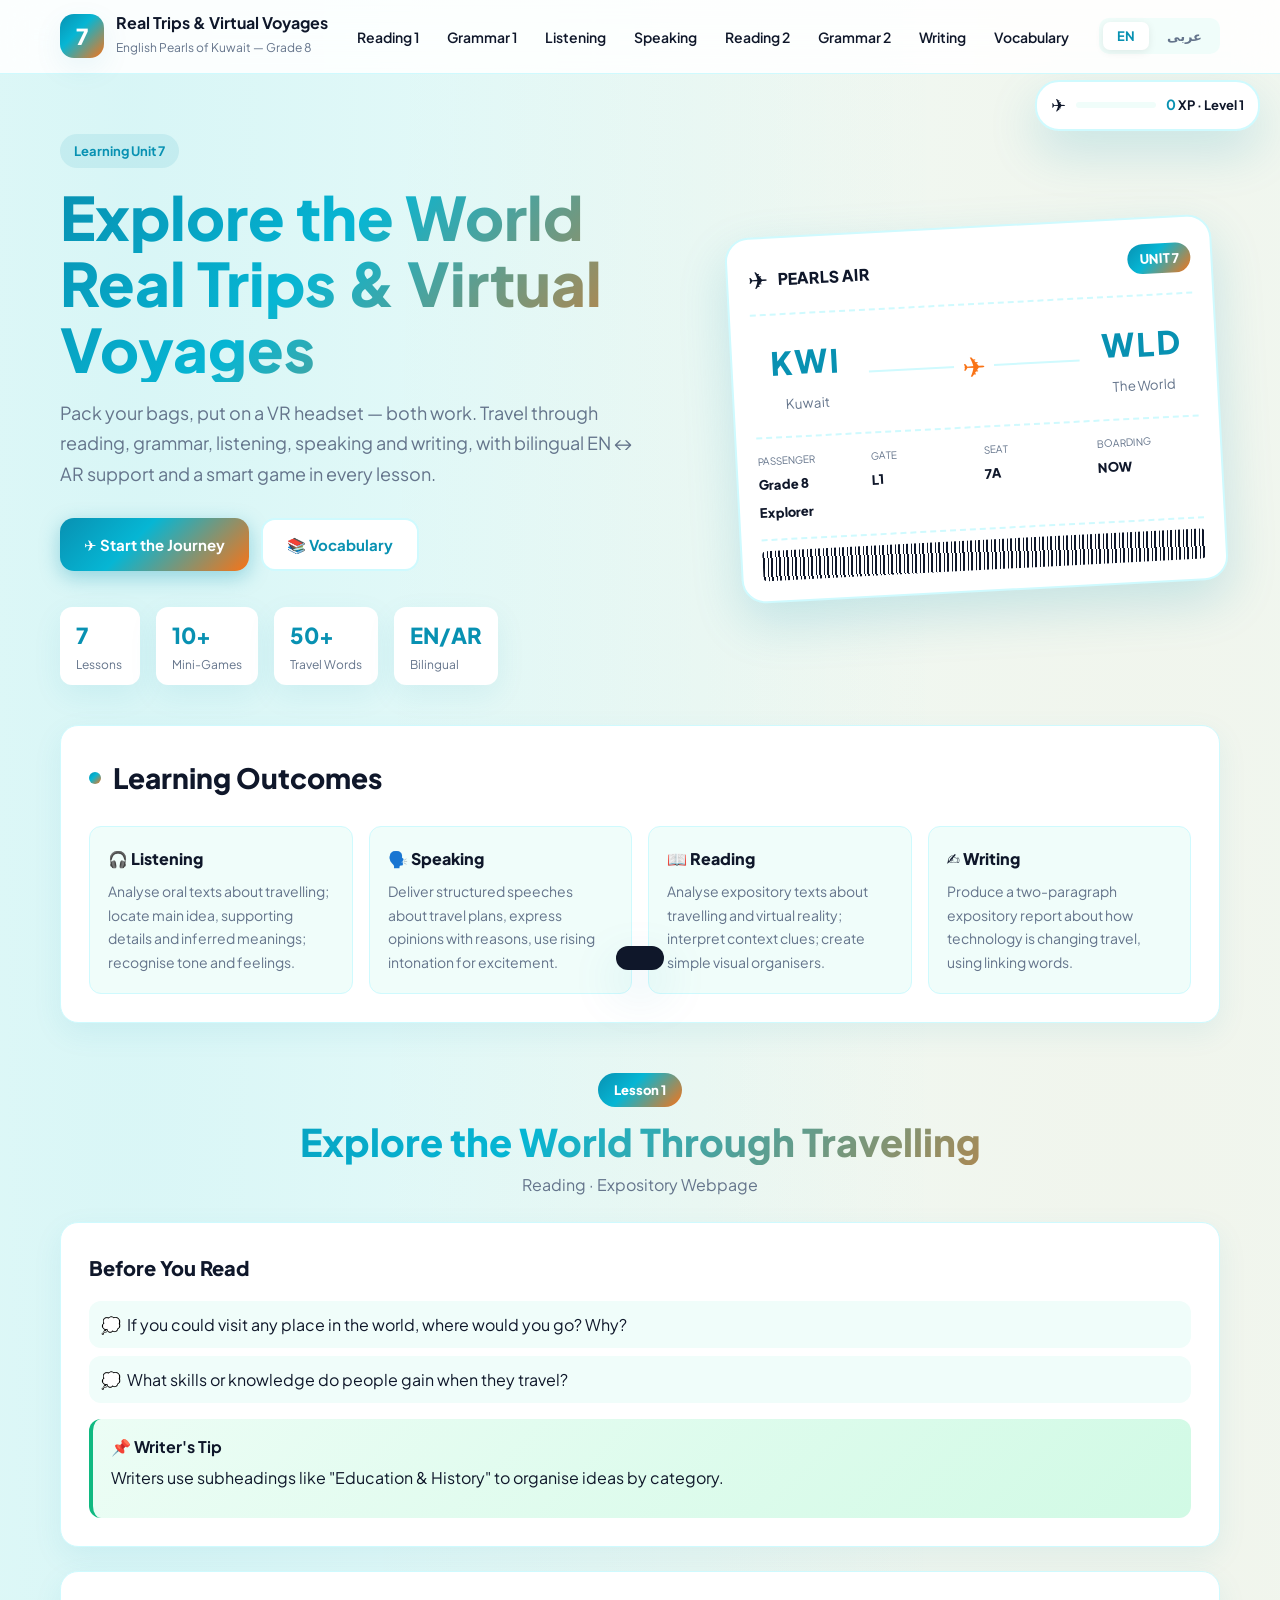
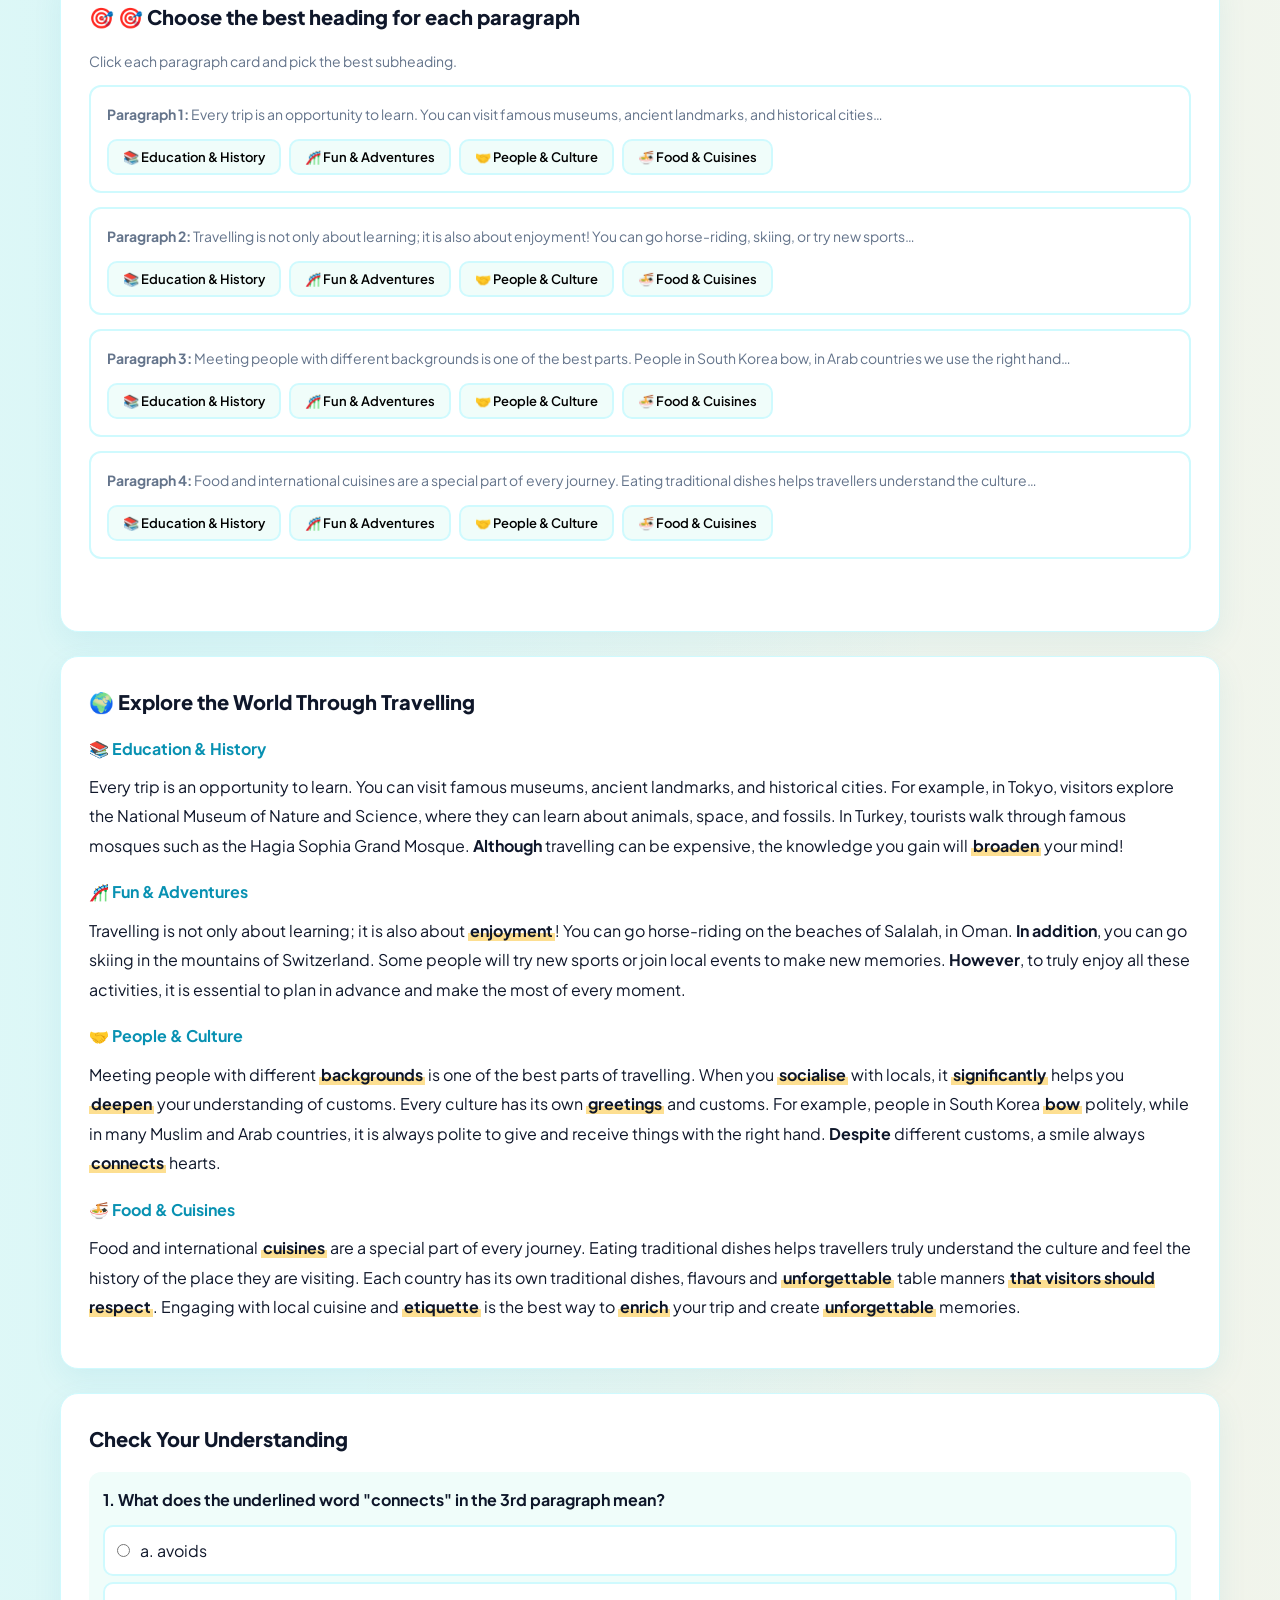
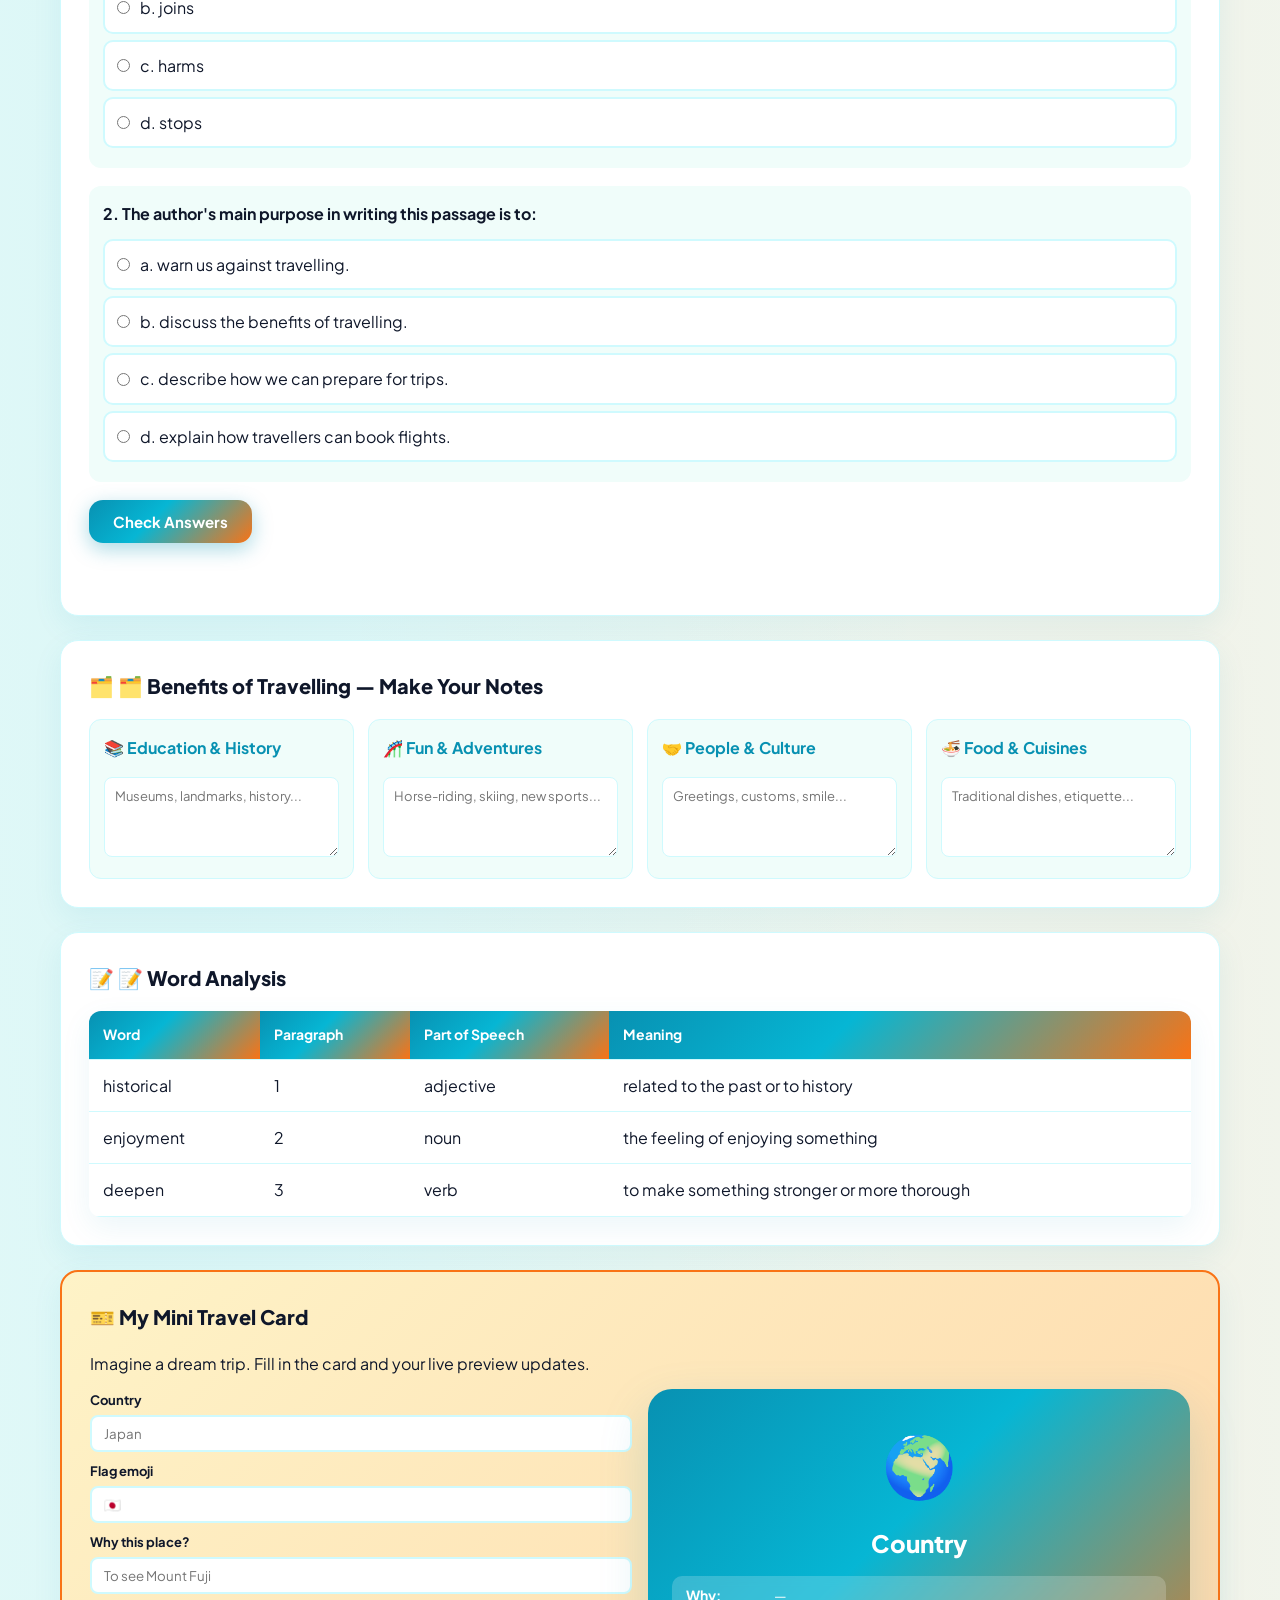
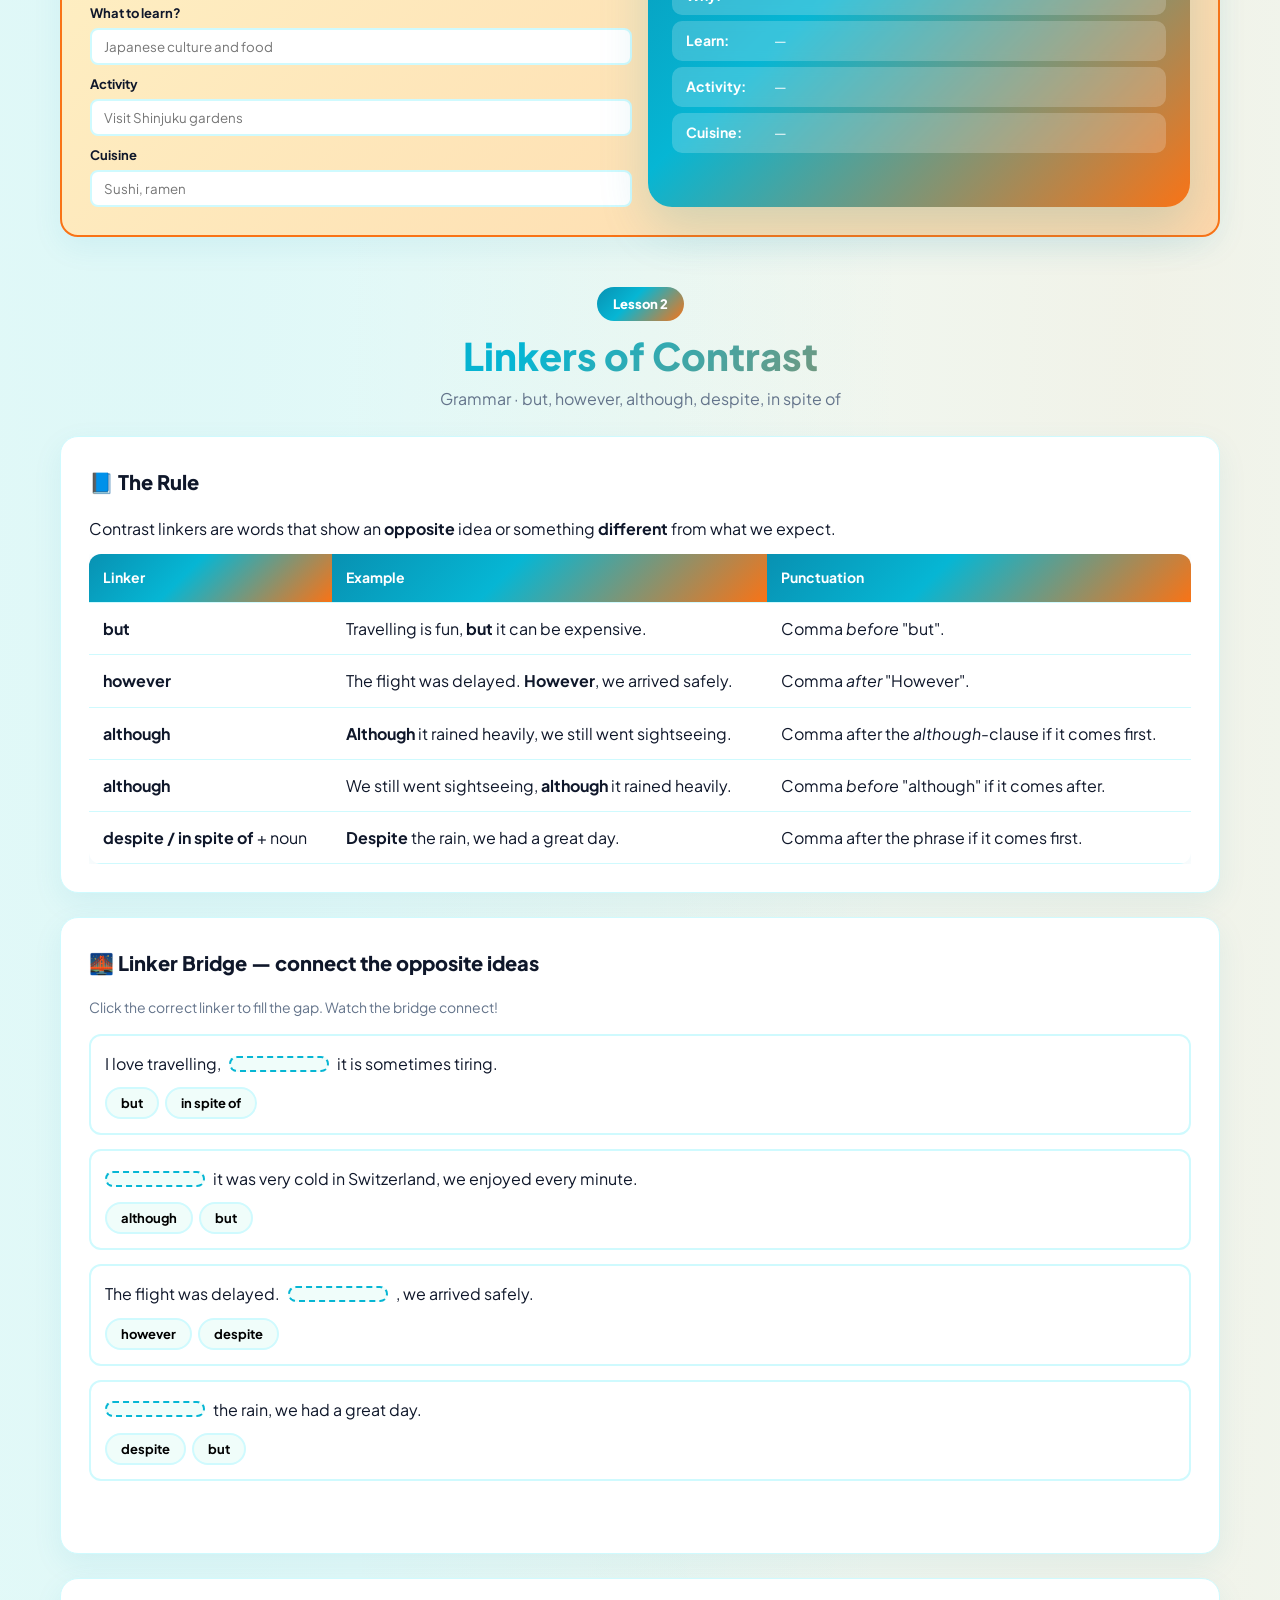
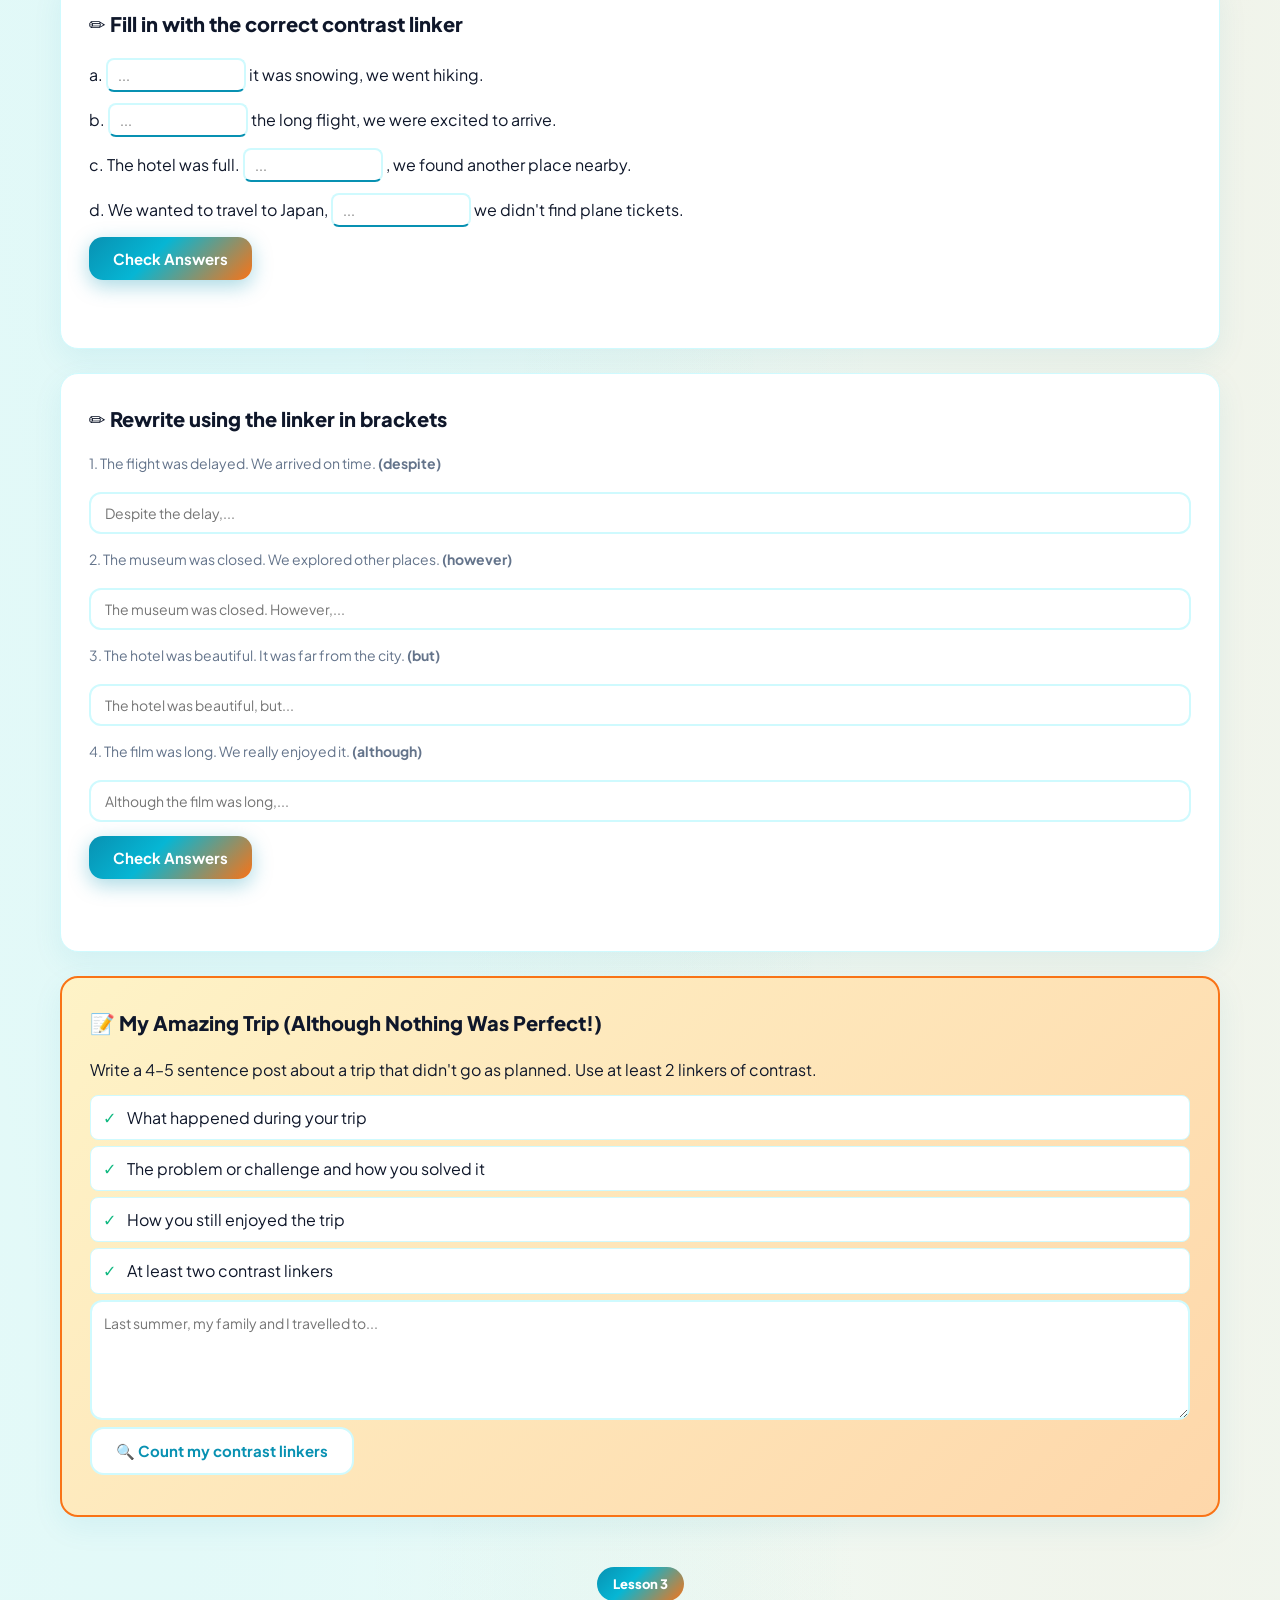
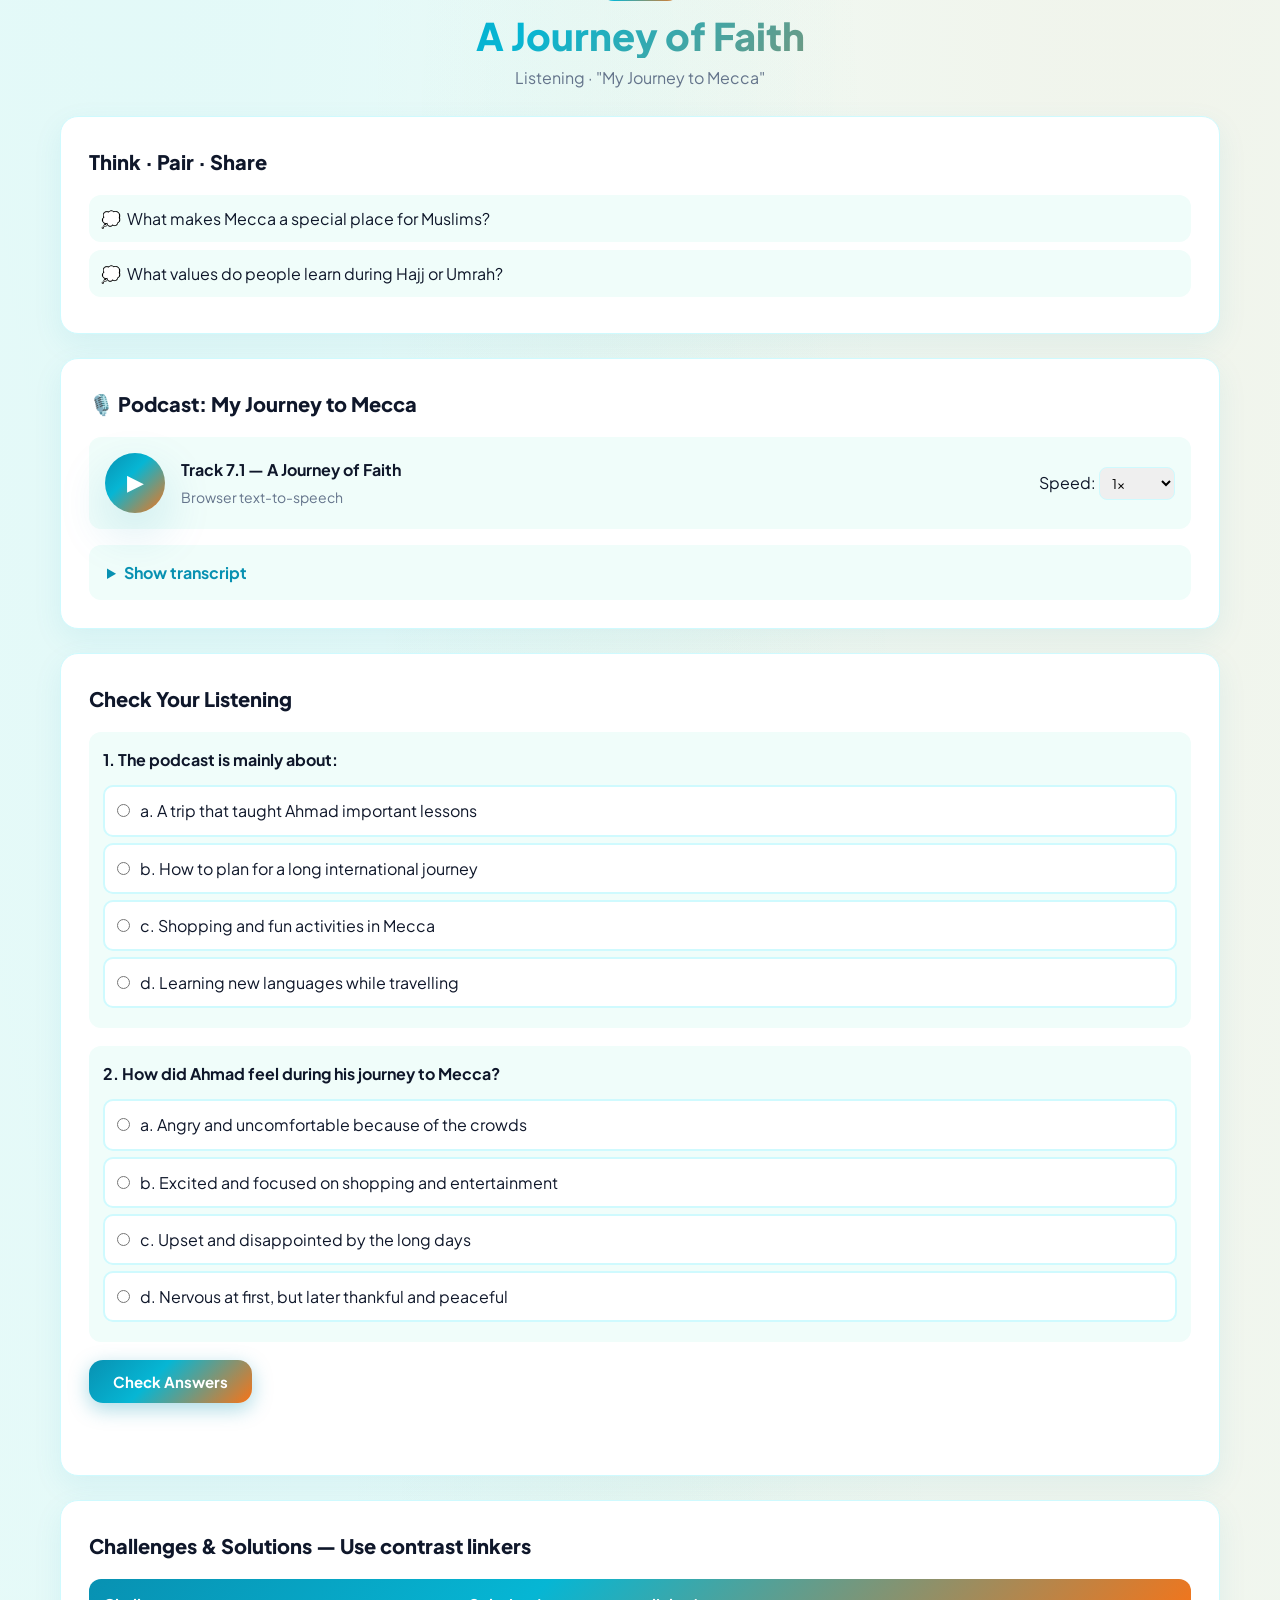
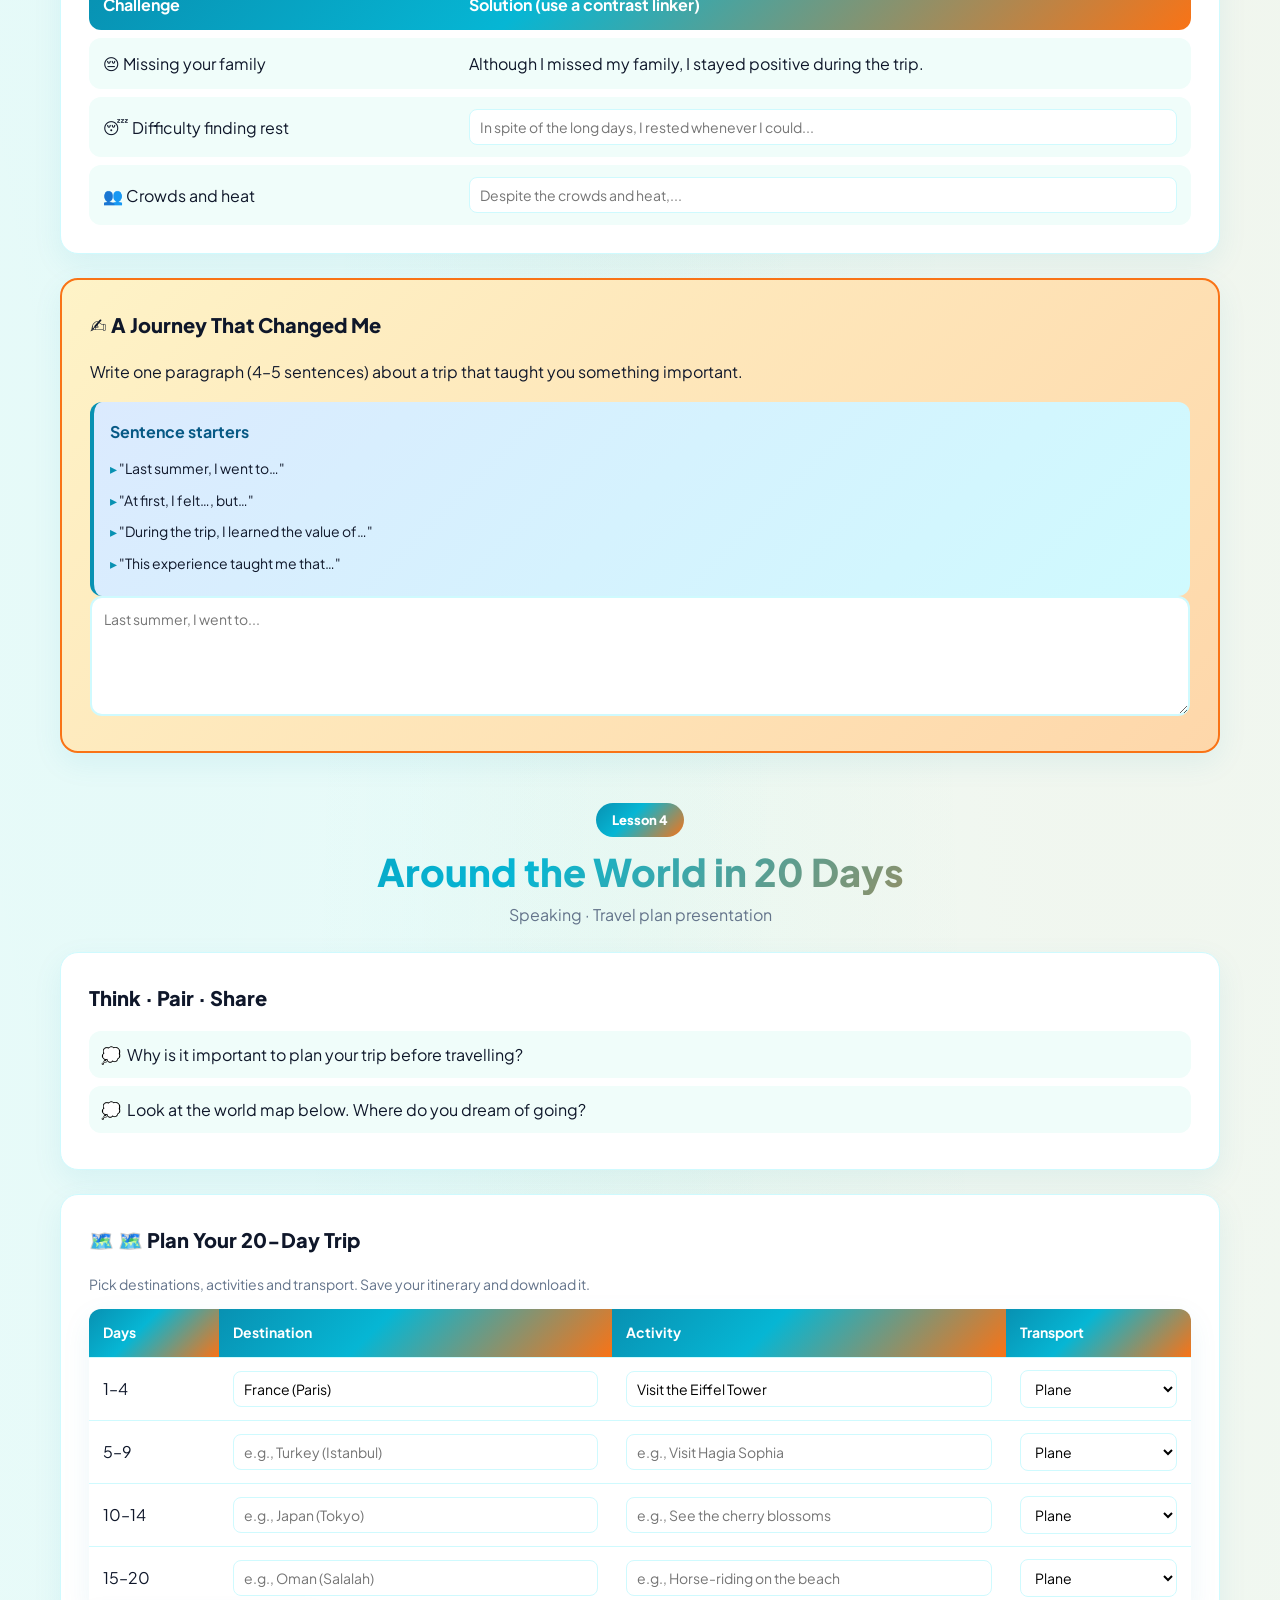
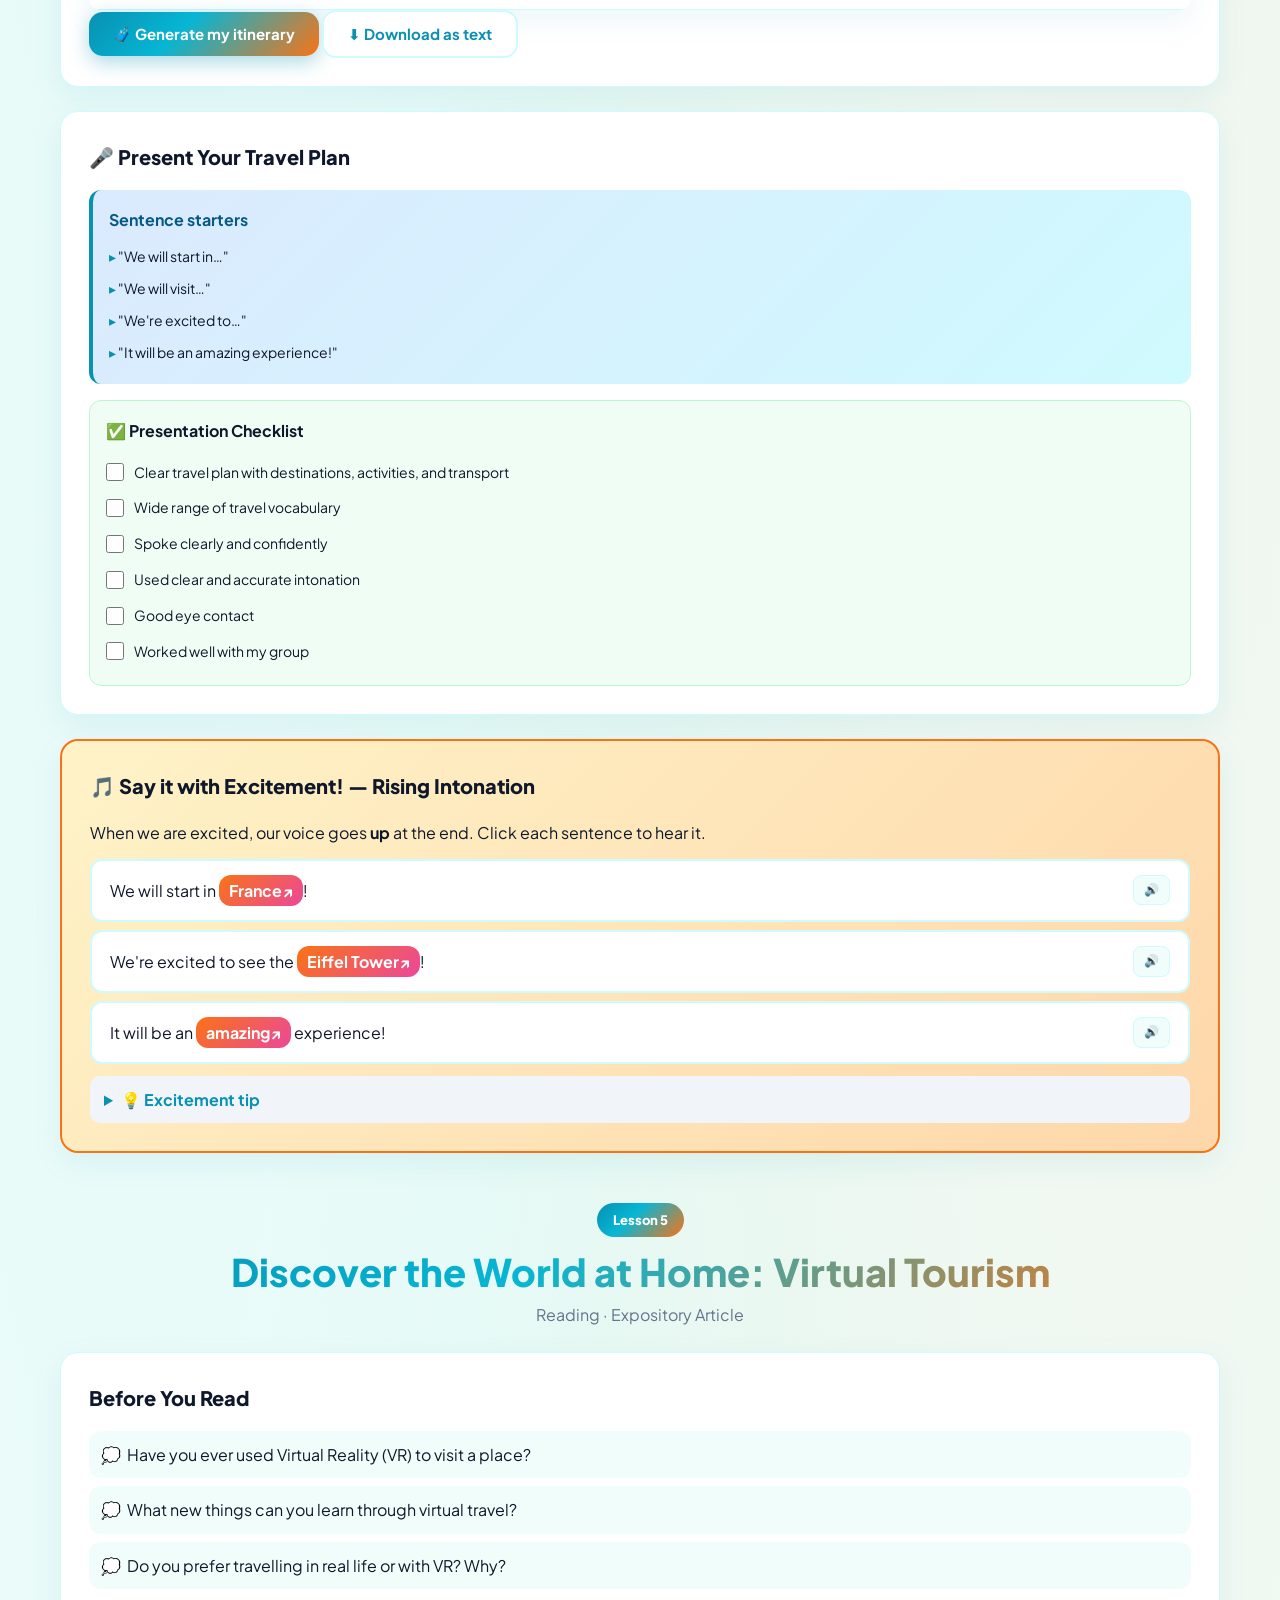
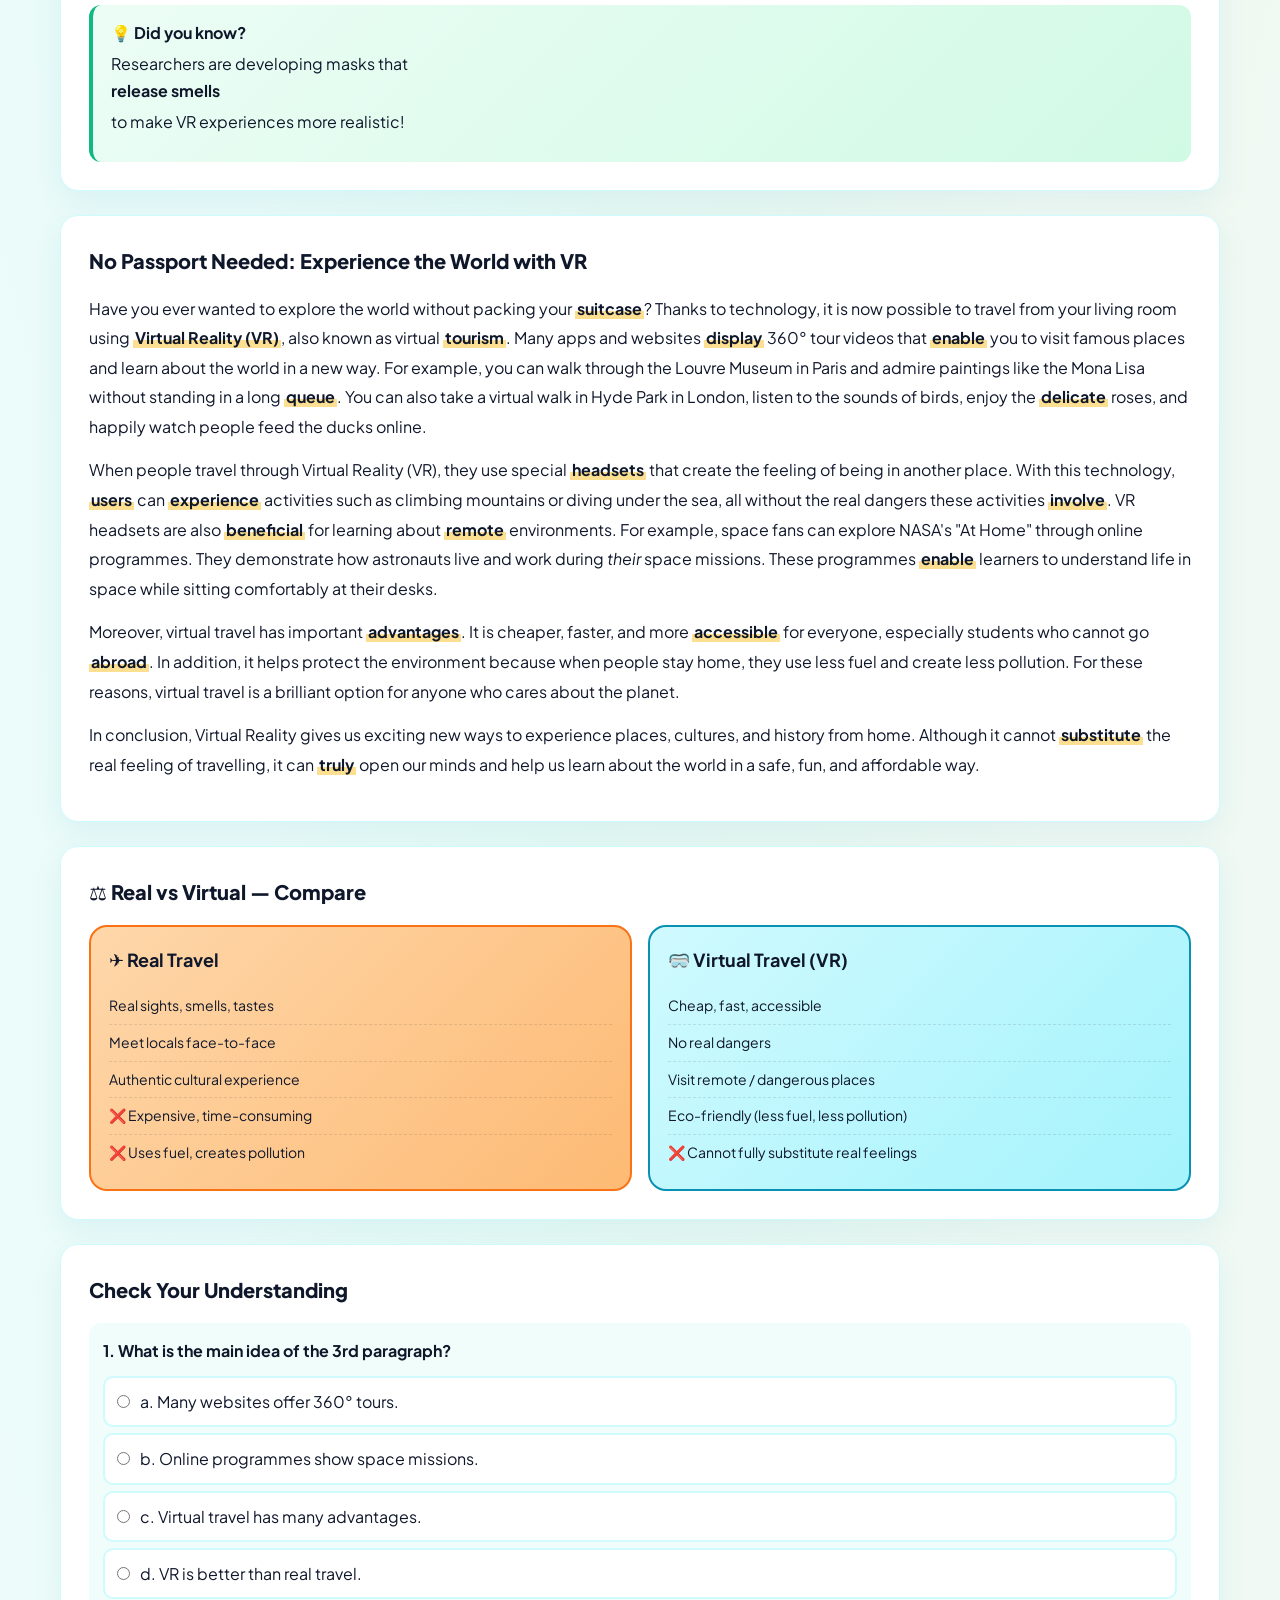
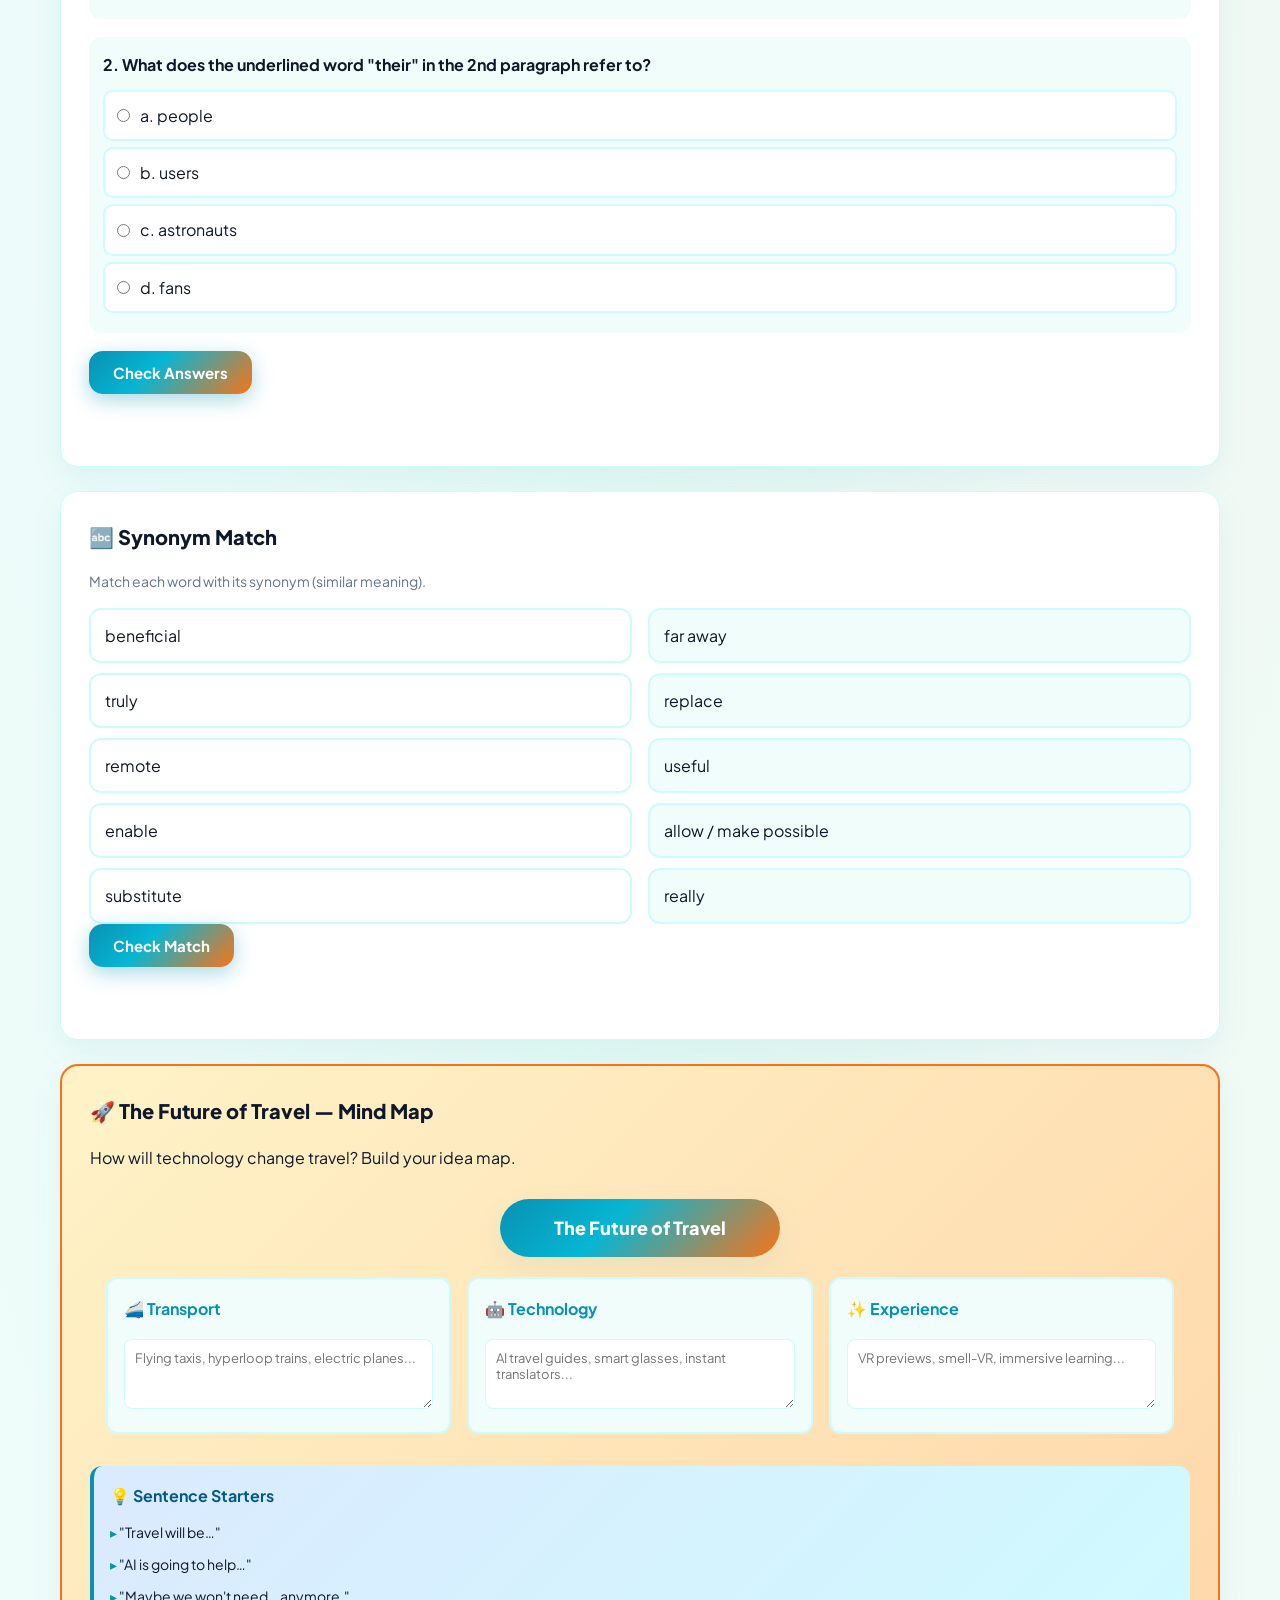
<file: index.html>
<!DOCTYPE html>
<html lang="en" dir="ltr">
<head>
<meta charset="UTF-8" />
<meta name="viewport" content="width=device-width, initial-scale=1.0" />
<title>Unit 7 — Real Trips & Virtual Voyages | English Pearls</title>
<meta name="description" content="Interactive bilingual (EN/AR) learning site for Unit 7: Explore the World — Real Trips & Virtual Voyages. Grade 8." />
<link rel="preconnect" href="https://fonts.googleapis.com">
<link rel="preconnect" href="https://fonts.gstatic.com" crossorigin>
<link href="https://fonts.googleapis.com/css2?family=Cairo:wght@400;600;700;800;900&family=Plus+Jakarta+Sans:wght@400;500;600;700;800;900&display=swap" rel="stylesheet">
<link rel="stylesheet" href="assets/styles.css" />
<link rel="icon" href="data:image/svg+xml,%3Csvg xmlns='http://www.w3.org/2000/svg' viewBox='0 0 100 100'%3E%3Ctext y='.9em' font-size='90'%3E✈️%3C/text%3E%3C/svg%3E">
</head>
<body>

<!-- XP HUD -->
<div id="xpHud" class="xp-hud" aria-live="polite">
  <span class="xp-icon">✈️</span>
  <div class="xp-bar-wrap"><div class="xp-bar" id="xpBar"></div></div>
  <span class="xp-text"><b id="xpVal">0</b> XP · <span id="xpLevel">Level 1</span></span>
</div>

<div id="toast" class="toast" role="status" aria-live="polite"></div>

<!-- Header -->
<header class="site-header">
  <div class="container nav-wrap">
    <a class="brand" href="#hero">
      <span class="brand-badge">7</span>
      <span class="brand-text">
        <strong data-i18n="brand.title">Real Trips &amp; Virtual Voyages</strong>
        <small data-i18n="brand.sub">English Pearls of Kuwait — Grade 8</small>
      </span>
    </a>
    <nav class="main-nav" aria-label="Lessons">
      <button class="nav-toggle" id="navToggle" aria-expanded="false" aria-label="Open menu">
        <span></span><span></span><span></span>
      </button>
      <ul id="navMenu">
        <li><a href="#lesson-1" data-i18n="nav.l1">Reading 1</a></li>
        <li><a href="#lesson-2" data-i18n="nav.l2">Grammar 1</a></li>
        <li><a href="#lesson-3" data-i18n="nav.l3">Listening</a></li>
        <li><a href="#lesson-4" data-i18n="nav.l4">Speaking</a></li>
        <li><a href="#lesson-5" data-i18n="nav.l5">Reading 2</a></li>
        <li><a href="#lesson-6" data-i18n="nav.l6">Grammar 2</a></li>
        <li><a href="#lesson-7" data-i18n="nav.l7">Writing</a></li>
        <li><a href="#vocab" data-i18n="nav.vocab">Vocabulary</a></li>
      </ul>
    </nav>
    <div class="lang-switch">
      <button class="lang-btn active" data-lang="en" aria-pressed="true">EN</button>
      <button class="lang-btn" data-lang="ar" aria-pressed="false">عربى</button>
    </div>
  </div>
</header>

<!-- Hero -->
<section id="hero" class="hero">
  <div class="container hero-inner">
    <div class="hero-text">
      <span class="kicker" data-i18n="hero.kicker">Learning Unit 7</span>
      <h1 data-i18n="hero.title">Explore the World<br>Real Trips &amp; Virtual Voyages</h1>
      <p class="lead" data-i18n="hero.lead">Pack your bags, put on a VR headset — both work. Travel through reading, grammar, listening, speaking and writing, with bilingual EN ↔ AR support and a smart game in every lesson.</p>
      <div class="hero-cta">
        <a href="#lesson-1" class="btn btn-primary" data-i18n="hero.start">✈️ Start the Journey</a>
        <a href="#vocab" class="btn btn-ghost" data-i18n="hero.vocab">📚 Vocabulary</a>
      </div>
      <ul class="hero-stats">
        <li><strong>7</strong><span data-i18n="hero.lessons">Lessons</span></li>
        <li><strong>10+</strong><span data-i18n="hero.games">Mini-Games</span></li>
        <li><strong>50+</strong><span data-i18n="hero.words">Travel Words</span></li>
        <li><strong>EN/AR</strong><span data-i18n="hero.bilingual">Bilingual</span></li>
      </ul>
    </div>
    <!-- Boarding pass -->
    <div class="boarding-pass" aria-hidden="true">
      <div class="bp-top">
        <div class="bp-airline">
          <span class="bp-logo">✈️</span>
          <span>PEARLS AIR</span>
        </div>
        <div class="bp-num">UNIT 7</div>
      </div>
      <div class="bp-route">
        <div class="bp-city"><b>KWI</b><small>Kuwait</small></div>
        <div class="bp-line">
          <div class="bp-plane">✈</div>
        </div>
        <div class="bp-city"><b>WLD</b><small>The World</small></div>
      </div>
      <div class="bp-info">
        <div><span>Passenger</span><b>Grade 8 Explorer</b></div>
        <div><span>Gate</span><b>L1</b></div>
        <div><span>Seat</span><b>7A</b></div>
        <div><span>Boarding</span><b>NOW</b></div>
      </div>
      <div class="bp-barcode"></div>
    </div>
  </div>
</section>

<main class="container">

<!-- Outcomes -->
<section class="card outcomes">
  <h2 class="section-title"><span class="dot"></span><span data-i18n="outcomes.title">Learning Outcomes</span></h2>
  <div class="outcome-grid">
    <article><h3>🎧 <span data-i18n="outcomes.listen">Listening</span></h3>
      <p data-i18n="outcomes.listenDesc">Analyse oral texts about travelling; locate main idea, supporting details and inferred meanings; recognise tone and feelings.</p></article>
    <article><h3>🗣️ <span data-i18n="outcomes.speak">Speaking</span></h3>
      <p data-i18n="outcomes.speakDesc">Deliver structured speeches about travel plans, express opinions with reasons, use rising intonation for excitement.</p></article>
    <article><h3>📖 <span data-i18n="outcomes.read">Reading</span></h3>
      <p data-i18n="outcomes.readDesc">Analyse expository texts about travelling and virtual reality; interpret context clues; create simple visual organisers.</p></article>
    <article><h3>✍️ <span data-i18n="outcomes.write">Writing</span></h3>
      <p data-i18n="outcomes.writeDesc">Produce a two-paragraph expository report about how technology is changing travel, using linking words.</p></article>
  </div>
</section>

<!-- LESSON 1 -->
<section id="lesson-1" class="lesson">
  <header class="lesson-head">
    <span class="lesson-num">Lesson 1</span>
    <h2><span data-i18n="l1.title">Explore the World Through Travelling</span></h2>
    <p class="lesson-sub" data-i18n="l1.sub">Reading · Expository Webpage</p>
  </header>

  <div class="card">
    <h3 data-i18n="l1.beforeT">Before You Read</h3>
    <ul class="discuss-list">
      <li data-i18n="l1.b1">If you could visit any place in the world, where would you go? Why?</li>
      <li data-i18n="l1.b2">What skills or knowledge do people gain when they travel?</li>
    </ul>
    <div class="info-box">
      <strong data-i18n="l1.expoT">📌 Writer's Tip</strong>
      <p data-i18n="l1.expoP">Writers use subheadings like "Education &amp; History" to organise ideas by category.</p>
    </div>
  </div>

  <!-- Subheading matching game -->
  <div class="card">
    <h3>🎯 <span data-i18n="l1.matchT">Choose the best heading for each paragraph</span></h3>
    <p class="muted" data-i18n="l1.matchP">Click each paragraph card and pick the best subheading.</p>
    <div class="paragraphs" id="paragraphs">
      <!-- Filled by JS -->
    </div>
    <p class="paragraphs-result" aria-live="polite"></p>
  </div>

  <!-- Reading -->
  <article class="card reading">
    <h3 data-i18n="l1.webT">🌍 Explore the World Through Travelling</h3>
    <div class="reading-p" data-p="1">
      <h4 class="muted-h">📚 Education &amp; History</h4>
      <p data-i18n="l1.r1">Every trip is an opportunity to learn. You can visit famous museums, ancient landmarks, and historical cities. For example, in Tokyo, visitors explore the National Museum of Nature and Science, where they can learn about animals, space, and fossils. In Turkey, tourists walk through famous mosques such as the Hagia Sophia Grand Mosque. <strong>Although</strong> travelling can be expensive, the knowledge you gain will <em class="hl">broaden</em> your mind!</p>
    </div>
    <div class="reading-p" data-p="2">
      <h4 class="muted-h">🎢 Fun &amp; Adventures</h4>
      <p data-i18n="l1.r2">Travelling is not only about learning; it is also about <em class="hl">enjoyment</em>! You can go horse-riding on the beaches of Salalah, in Oman. <strong>In addition</strong>, you can go skiing in the mountains of Switzerland. Some people will try new sports or join local events to make new memories. <strong>However</strong>, to truly enjoy all these activities, it is essential to plan in advance and make the most of every moment.</p>
    </div>
    <div class="reading-p" data-p="3">
      <h4 class="muted-h">🤝 People &amp; Culture</h4>
      <p data-i18n="l1.r3">Meeting people with different <em class="hl">backgrounds</em> is one of the best parts of travelling. When you <em class="hl">socialise</em> with locals, it <em class="hl">significantly</em> helps you <em class="hl">deepen</em> your understanding of customs. Every culture has its own <em class="hl">greetings</em> and customs. For example, people in South Korea <em class="hl">bow</em> politely, while in many Muslim and Arab countries, it is always polite to give and receive things with the right hand. <strong>Despite</strong> different customs, a smile always <em class="hl">connects</em> hearts.</p>
    </div>
    <div class="reading-p" data-p="4">
      <h4 class="muted-h">🍜 Food &amp; Cuisines</h4>
      <p data-i18n="l1.r4">Food and international <em class="hl">cuisines</em> are a special part of every journey. Eating traditional dishes helps travellers truly understand the culture and feel the history of the place they are visiting. Each country has its own traditional dishes, flavours and <em class="hl">unforgettable</em> table manners <em class="hl">that visitors should respect</em>. Engaging with local cuisine and <em class="hl">etiquette</em> is the best way to <em class="hl">enrich</em> your trip and create <em class="hl">unforgettable</em> memories.</p>
    </div>
  </article>

  <!-- Quiz -->
  <div class="card">
    <h3 data-i18n="l1.checkT">Check Your Understanding</h3>
    <div class="quiz" data-quiz="l1">
      <div class="q mcq" data-correct="b">
        <p class="q-text" data-i18n="l1.q1">1. What does the underlined word "connects" in the 3rd paragraph mean?</p>
        <label><input type="radio" name="l1q1" value="a"><span>a. avoids</span></label>
        <label><input type="radio" name="l1q1" value="b"><span>b. joins</span></label>
        <label><input type="radio" name="l1q1" value="c"><span>c. harms</span></label>
        <label><input type="radio" name="l1q1" value="d"><span>d. stops</span></label>
      </div>
      <div class="q mcq" data-correct="b">
        <p class="q-text" data-i18n="l1.q2">2. The author's main purpose in writing this passage is to:</p>
        <label><input type="radio" name="l1q2" value="a"><span>a. warn us against travelling.</span></label>
        <label><input type="radio" name="l1q2" value="b"><span>b. discuss the benefits of travelling.</span></label>
        <label><input type="radio" name="l1q2" value="c"><span>c. describe how we can prepare for trips.</span></label>
        <label><input type="radio" name="l1q2" value="d"><span>d. explain how travellers can book flights.</span></label>
      </div>
      <button class="btn btn-primary check-quiz" data-i18n="ui.check">Check Answers</button>
      <p class="quiz-result" aria-live="polite"></p>
    </div>
  </div>

  <!-- Travel benefits organiser -->
  <div class="card">
    <h3>🗂️ <span data-i18n="l1.benT">Benefits of Travelling — Make Your Notes</span></h3>
    <div class="ben-grid">
      <div class="ben"><h4>📚 Education &amp; History</h4><textarea placeholder="Museums, landmarks, history..."></textarea></div>
      <div class="ben"><h4>🎢 Fun &amp; Adventures</h4><textarea placeholder="Horse-riding, skiing, new sports..."></textarea></div>
      <div class="ben"><h4>🤝 People &amp; Culture</h4><textarea placeholder="Greetings, customs, smile..."></textarea></div>
      <div class="ben"><h4>🍜 Food &amp; Cuisines</h4><textarea placeholder="Traditional dishes, etiquette..."></textarea></div>
    </div>
  </div>

  <!-- Vocab analysis table -->
  <div class="card">
    <h3>📝 <span data-i18n="l1.vocT">Word Analysis</span></h3>
    <table class="data-table">
      <thead><tr><th>Word</th><th>Paragraph</th><th>Part of Speech</th><th>Meaning</th></tr></thead>
      <tbody>
        <tr><td>historical</td><td>1</td><td>adjective</td><td>related to the past or to history</td></tr>
        <tr><td>enjoyment</td><td>2</td><td>noun</td><td>the feeling of enjoying something</td></tr>
        <tr><td>deepen</td><td>3</td><td>verb</td><td>to make something stronger or more thorough</td></tr>
      </tbody>
    </table>
  </div>

  <!-- Travel card -->
  <div class="card highlight">
    <h3>🎫 <span data-i18n="l1.cardT">My Mini Travel Card</span></h3>
    <p data-i18n="l1.cardP">Imagine a dream trip. Fill in the card and your live preview updates.</p>
    <div class="travel-card-builder">
      <div class="tcb-form">
        <label>Country <input type="text" id="tcCountry" placeholder="Japan"></label>
        <label>Flag emoji <input type="text" id="tcFlag" placeholder="🇯🇵" maxlength="6"></label>
        <label>Why this place? <input type="text" id="tcWhy" placeholder="To see Mount Fuji"></label>
        <label>What to learn? <input type="text" id="tcLearn" placeholder="Japanese culture and food"></label>
        <label>Activity <input type="text" id="tcAct" placeholder="Visit Shinjuku gardens"></label>
        <label>Cuisine <input type="text" id="tcCuisine" placeholder="Sushi, ramen"></label>
      </div>
      <div class="tcb-preview">
        <div class="tcb-flag" id="tcvFlag">🌍</div>
        <h3 id="tcvCountry">Country</h3>
        <div class="tcb-row"><b>Why:</b><span id="tcvWhy">—</span></div>
        <div class="tcb-row"><b>Learn:</b><span id="tcvLearn">—</span></div>
        <div class="tcb-row"><b>Activity:</b><span id="tcvAct">—</span></div>
        <div class="tcb-row"><b>Cuisine:</b><span id="tcvCuisine">—</span></div>
      </div>
    </div>
  </div>
</section>

<!-- LESSON 2 -->
<section id="lesson-2" class="lesson">
  <header class="lesson-head">
    <span class="lesson-num">Lesson 2</span>
    <h2><span data-i18n="l2.title">Linkers of Contrast</span></h2>
    <p class="lesson-sub" data-i18n="l2.sub">Grammar · but, however, although, despite, in spite of</p>
  </header>

  <div class="card">
    <h3 data-i18n="l2.ruleT">📘 The Rule</h3>
    <p data-i18n="l2.rule">Contrast linkers are words that show an <strong>opposite</strong> idea or something <strong>different</strong> from what we expect.</p>
    <div class="table-wrap">
      <table class="data-table">
        <thead><tr><th>Linker</th><th>Example</th><th>Punctuation</th></tr></thead>
        <tbody>
          <tr><td><b>but</b></td><td>Travelling is fun, <b>but</b> it can be expensive.</td><td>Comma <em>before</em> "but".</td></tr>
          <tr><td><b>however</b></td><td>The flight was delayed. <b>However</b>, we arrived safely.</td><td>Comma <em>after</em> "However".</td></tr>
          <tr><td><b>although</b></td><td><b>Although</b> it rained heavily, we still went sightseeing.</td><td>Comma after the <em>although</em>-clause if it comes first.</td></tr>
          <tr><td><b>although</b></td><td>We still went sightseeing, <b>although</b> it rained heavily.</td><td>Comma <em>before</em> "although" if it comes after.</td></tr>
          <tr><td><b>despite / in spite of</b> + noun</td><td><b>Despite</b> the rain, we had a great day.</td><td>Comma after the phrase if it comes first.</td></tr>
        </tbody>
      </table>
    </div>
  </div>

  <!-- Linker bridge game -->
  <div class="card">
    <h3>🌉 <span data-i18n="l2.bridgeT">Linker Bridge — connect the opposite ideas</span></h3>
    <p class="muted" data-i18n="l2.bridgeP">Drag the correct linker to the gap. Watch the bridge connect!</p>
    <div class="linker-bridge" id="linkerBridge"></div>
    <p class="bridge-result" aria-live="polite"></p>
  </div>

  <!-- Fill -->
  <div class="card">
    <h3 data-i18n="l2.fillT">✏️ Fill in with the correct contrast linker</h3>
    <div class="fill" data-fill="l2">
      <p>a. <input data-answer="although" placeholder="..."> it was snowing, we went hiking.</p>
      <p>b. <input data-answer="despite|in spite of" placeholder="..."> the long flight, we were excited to arrive.</p>
      <p>c. The hotel was full. <input data-answer="however" placeholder="..."> , we found another place nearby.</p>
      <p>d. We wanted to travel to Japan, <input data-answer="but" placeholder="..."> we didn't find plane tickets.</p>
      <button class="btn btn-primary check-fill" data-i18n="ui.check">Check</button>
      <p class="fill-result" aria-live="polite"></p>
    </div>
  </div>

  <!-- Rewrite -->
  <div class="card">
    <h3 data-i18n="l2.rewriteT">✏️ Rewrite using the linker in brackets</h3>
    <div class="reorder">
      <div class="reorder-q" data-correct="Despite the delay, we arrived on time.|Despite the delayed flight, we arrived on time.">
        <p class="muted">1. The flight was delayed. We arrived on time. <b>(despite)</b></p>
        <input type="text" placeholder="Despite the delay,...">
      </div>
      <div class="reorder-q" data-correct="The museum was closed. However, we explored other places.|However, the museum was closed; we explored other places.">
        <p class="muted">2. The museum was closed. We explored other places. <b>(however)</b></p>
        <input type="text" placeholder="The museum was closed. However,...">
      </div>
      <div class="reorder-q" data-correct="The hotel was beautiful, but it was far from the city.|The hotel was beautiful but it was far from the city.">
        <p class="muted">3. The hotel was beautiful. It was far from the city. <b>(but)</b></p>
        <input type="text" placeholder="The hotel was beautiful, but...">
      </div>
      <div class="reorder-q" data-correct="Although the film was long, we really enjoyed it.|We really enjoyed the film although it was long.">
        <p class="muted">4. The film was long. We really enjoyed it. <b>(although)</b></p>
        <input type="text" placeholder="Although the film was long,...">
      </div>
      <button class="btn btn-primary check-reorder" data-i18n="ui.check">Check</button>
      <p class="reorder-result" aria-live="polite"></p>
    </div>
  </div>

  <!-- Amazing trip writing -->
  <div class="card highlight">
    <h3>📝 <span data-i18n="l2.tripT">My Amazing Trip (Although Nothing Was Perfect!)</span></h3>
    <p data-i18n="l2.tripP">Write a 4–5 sentence post about a trip that didn't go as planned. Use at least 2 linkers of contrast.</p>
    <ul class="checklist">
      <li data-i18n="l2.c1">What happened during your trip</li>
      <li data-i18n="l2.c2">The problem or challenge and how you solved it</li>
      <li data-i18n="l2.c3">How you still enjoyed the trip</li>
      <li data-i18n="l2.c4">At least two contrast linkers (but / although / however / despite)</li>
    </ul>
    <textarea class="open-answer big" placeholder="Last summer, my family and I travelled to..." id="tripStory"></textarea>
    <button class="btn btn-ghost" id="tripCheck" data-i18n="l2.tripCheck">🔍 Count my contrast linkers</button>
    <p class="trip-result muted" id="tripResult"></p>
  </div>
</section>

<!-- LESSON 3 -->
<section id="lesson-3" class="lesson">
  <header class="lesson-head">
    <span class="lesson-num">Lesson 3</span>
    <h2><span data-i18n="l3.title">A Journey of Faith</span></h2>
    <p class="lesson-sub" data-i18n="l3.sub">Listening · "My Journey to Mecca"</p>
  </header>

  <div class="card">
    <h3 data-i18n="l3.beforeT">Think · Pair · Share</h3>
    <ul class="discuss-list">
      <li data-i18n="l3.b1">What makes Mecca a special place for Muslims?</li>
      <li data-i18n="l3.b2">What values do people learn during Hajj or Umrah?</li>
    </ul>
  </div>

  <div class="card">
    <h3>🎙️ <span data-i18n="l3.podT">Podcast: My Journey to Mecca</span></h3>
    <div class="player">
      <button class="play-btn" id="playL3" aria-label="Play"><span class="play-icon">▶</span></button>
      <div class="player-info">
        <strong>Track 7.1 — A Journey of Faith</strong>
        <span class="muted" data-i18n="l3.tts">Browser text-to-speech</span>
      </div>
      <div class="speed-ctrl">
        <label>Speed: <select id="speedL3"><option value="0.85">0.85×</option><option value="1" selected>1×</option><option value="1.15">1.15×</option></select></label>
      </div>
    </div>

    <details class="transcript">
      <summary data-i18n="l3.showTranscript">Show transcript</summary>
      <div id="transcriptL3" class="transcript-body">
        <p><strong>Host:</strong> Welcome back to our podcast. Today, we have Ahmad with us. Ahmad just returned from his journey to Mecca. Ahmad, welcome!</p>
        <p><strong>Ahmad:</strong> Thank you. It is wonderful to share this experience.</p>
        <p><strong>Host:</strong> How was this trip different from your other trips?</p>
        <p><strong>Ahmad:</strong> Honestly, very different. My other trips were about sightseeing and shopping. But this trip was about my heart, my faith, and my values. I was nervous at first because of the crowds and the long days. However, after a few days, I felt deep peace.</p>
        <p><strong>Host:</strong> Can you describe an act of kindness you saw there?</p>
        <p><strong>Ahmad:</strong> Many! Strangers shared their water and dates with me. One elderly man helped me find my group when I was lost. Despite the heat, everyone was patient and respectful.</p>
        <p><strong>Host:</strong> What life lessons did you learn?</p>
        <p><strong>Ahmad:</strong> I learned patience, gratitude, and equality. In Mecca, everyone wears the same simple clothes. Rich or poor, young or old, we all stand together. I also learned that true happiness does not come from things — it comes from peace inside.</p>
        <p><strong>Host:</strong> Beautiful. Thank you, Ahmad.</p>
        <p><strong>Ahmad:</strong> Thank you for having me. To anyone planning this journey: go with an open heart. You will return a better person.</p>
      </div>
    </details>
  </div>

  <!-- Quiz -->
  <div class="card">
    <h3 data-i18n="l3.checkT">Check Your Listening</h3>
    <div class="quiz" data-quiz="l3">
      <div class="q mcq" data-correct="a">
        <p class="q-text">1. The podcast is mainly about:</p>
        <label><input type="radio" name="l3q1" value="a"><span>a. A trip that taught Ahmad important lessons</span></label>
        <label><input type="radio" name="l3q1" value="b"><span>b. How to plan for a long international journey</span></label>
        <label><input type="radio" name="l3q1" value="c"><span>c. Shopping and fun activities in Mecca</span></label>
        <label><input type="radio" name="l3q1" value="d"><span>d. Learning new languages while travelling</span></label>
      </div>
      <div class="q mcq" data-correct="d">
        <p class="q-text">2. How did Ahmad feel during his journey to Mecca?</p>
        <label><input type="radio" name="l3q2" value="a"><span>a. Angry and uncomfortable because of the crowds</span></label>
        <label><input type="radio" name="l3q2" value="b"><span>b. Excited and focused on shopping and entertainment</span></label>
        <label><input type="radio" name="l3q2" value="c"><span>c. Upset and disappointed by the long days</span></label>
        <label><input type="radio" name="l3q2" value="d"><span>d. Nervous at first, but later thankful and peaceful</span></label>
      </div>
      <button class="btn btn-primary check-quiz" data-i18n="ui.check">Check</button>
      <p class="quiz-result" aria-live="polite"></p>
    </div>
  </div>

  <!-- Challenges table -->
  <div class="card">
    <h3 data-i18n="l3.chalT">Challenges &amp; Solutions — Use contrast linkers</h3>
    <div class="chal-table">
      <div class="chal-row head"><span>Challenge</span><span>Solution (use a contrast linker)</span></div>
      <div class="chal-row">
        <span>😔 Missing your family</span>
        <span>Although I missed my family, I stayed positive during the trip.</span>
      </div>
      <div class="chal-row">
        <span>😴 Difficulty finding rest</span>
        <input type="text" placeholder="In spite of the long days, I rested whenever I could...">
      </div>
      <div class="chal-row">
        <span>👥 Crowds and heat</span>
        <input type="text" placeholder="Despite the crowds and heat,...">
      </div>
    </div>
  </div>

  <!-- A journey that changed me -->
  <div class="card highlight">
    <h3>✍️ <span data-i18n="l3.changeT">A Journey That Changed Me</span></h3>
    <p data-i18n="l3.changeP">Write one paragraph (4–5 sentences) about a trip that taught you something important.</p>
    <div class="useful-language">
      <strong data-i18n="l3.startersT">Sentence starters</strong>
      <ul>
        <li>"Last summer, I went to…"</li>
        <li>"At first, I felt…, but…"</li>
        <li>"During the trip, I learned the value of…"</li>
        <li>"This experience taught me that…"</li>
      </ul>
    </div>
    <textarea class="open-answer big" placeholder="Last summer, I went to..."></textarea>
  </div>
</section>

<!-- LESSON 4 -->
<section id="lesson-4" class="lesson">
  <header class="lesson-head">
    <span class="lesson-num">Lesson 4</span>
    <h2><span data-i18n="l4.title">Around the World in 20 Days</span></h2>
    <p class="lesson-sub" data-i18n="l4.sub">Speaking · Travel plan presentation</p>
  </header>

  <div class="card">
    <h3 data-i18n="l4.tps">Think · Pair · Share</h3>
    <ul class="discuss-list">
      <li data-i18n="l4.q1">Why is it important to plan your trip before travelling?</li>
      <li data-i18n="l4.q2">Look at the world map below. Where do you dream of going?</li>
    </ul>
  </div>

  <!-- 20-Day trip planner -->
  <div class="card">
    <h3>🗺️ <span data-i18n="l4.plannerT">Plan Your 20-Day Trip</span></h3>
    <p class="muted" data-i18n="l4.plannerP">Pick destinations, activities and transport. Save your itinerary and download as a card.</p>
    <table class="data-table editable">
      <thead><tr><th>Days</th><th data-i18n="l4.dest">Destination</th><th data-i18n="l4.act">Activity</th><th data-i18n="l4.tran">Transport</th></tr></thead>
      <tbody id="planTable">
        <tr><td>1–4</td>
          <td><input type="text" value="France (Paris)" data-key="dest1"></td>
          <td><input type="text" value="Visit the Eiffel Tower" data-key="act1"></td>
          <td><select data-key="tran1"><option>Plane</option><option>Train</option><option>Bus</option><option>Boat</option></select></td></tr>
        <tr><td>5–9</td>
          <td><input type="text" placeholder="e.g., Turkey (Istanbul)" data-key="dest2"></td>
          <td><input type="text" placeholder="e.g., Visit Hagia Sophia" data-key="act2"></td>
          <td><select data-key="tran2"><option>Plane</option><option>Train</option><option>Bus</option><option>Boat</option></select></td></tr>
        <tr><td>10–14</td>
          <td><input type="text" placeholder="e.g., Japan (Tokyo)" data-key="dest3"></td>
          <td><input type="text" placeholder="e.g., See the cherry blossoms" data-key="act3"></td>
          <td><select data-key="tran3"><option>Plane</option><option>Train</option><option>Bus</option><option>Boat</option></select></td></tr>
        <tr><td>15–20</td>
          <td><input type="text" placeholder="e.g., Oman (Salalah)" data-key="dest4"></td>
          <td><input type="text" placeholder="e.g., Horse-riding on the beach" data-key="act4"></td>
          <td><select data-key="tran4"><option>Plane</option><option>Train</option><option>Bus</option><option>Boat</option></select></td></tr>
      </tbody>
    </table>
    <button class="btn btn-primary" id="genItinerary">🧳 Generate my itinerary</button>
    <button class="btn btn-ghost" id="downloadItinerary">⬇️ Download as text</button>
    <div class="itinerary" id="itinerary" hidden></div>
  </div>

  <!-- Sentence starters / presentation -->
  <div class="card">
    <h3>🎤 <span data-i18n="l4.presT">Present Your Travel Plan</span></h3>
    <div class="useful-language">
      <strong data-i18n="l4.startersT">Sentence starters</strong>
      <ul>
        <li>"We will start in…"</li>
        <li>"We will visit…"</li>
        <li>"We're excited to…"</li>
        <li>"It will be an amazing experience!"</li>
      </ul>
    </div>
    <div class="checklist-box">
      <strong data-i18n="l4.checkT">✅ Presentation Checklist</strong>
      <label><input type="checkbox"><span data-i18n="l4.ck1">Clear travel plan with destinations, activities, and transport</span></label>
      <label><input type="checkbox"><span data-i18n="l4.ck2">Wide range of travel vocabulary</span></label>
      <label><input type="checkbox"><span data-i18n="l4.ck3">Spoke clearly and confidently</span></label>
      <label><input type="checkbox"><span data-i18n="l4.ck4">Used clear and accurate intonation</span></label>
      <label><input type="checkbox"><span data-i18n="l4.ck5">Good eye contact</span></label>
      <label><input type="checkbox"><span data-i18n="l4.ck6">Worked well with my group</span></label>
    </div>
  </div>

  <!-- Pronunciation: rising intonation -->
  <div class="card highlight">
    <h3>🎵 <span data-i18n="l4.intT">Say it with Excitement! — Rising Intonation</span></h3>
    <p data-i18n="l4.intP">When we are excited, our voice goes <strong>up</strong> at the end. Click each sentence to hear it.</p>
    <div class="intonation">
      <div class="int-line" data-speak="We will start in France!">
        <span>We will start in <b class="up">France↗</b>!</span>
        <span class="btn btn-mini">🔊</span>
      </div>
      <div class="int-line" data-speak="We're excited to see the Eiffel Tower!">
        <span>We're excited to see the <b class="up">Eiffel Tower↗</b>!</span>
        <span class="btn btn-mini">🔊</span>
      </div>
      <div class="int-line" data-speak="It will be an amazing experience!">
        <span>It will be an <b class="up">amazing↗</b> experience!</span>
        <span class="btn btn-mini">🔊</span>
      </div>
    </div>
    <details class="model">
      <summary data-i18n="l4.tipT">💡 Excitement tip</summary>
      <p data-i18n="l4.tipP">Stretch the key word, raise the pitch, and smile while you speak — it changes the sound!</p>
    </details>
  </div>
</section>

<!-- LESSON 5 -->
<section id="lesson-5" class="lesson">
  <header class="lesson-head">
    <span class="lesson-num">Lesson 5</span>
    <h2><span data-i18n="l5.title">Discover the World at Home: Virtual Tourism</span></h2>
    <p class="lesson-sub" data-i18n="l5.sub">Reading · Expository Article</p>
  </header>

  <div class="card">
    <h3 data-i18n="l5.beforeT">Before You Read</h3>
    <ul class="discuss-list">
      <li data-i18n="l5.b1">Have you ever used Virtual Reality (VR) to visit a place?</li>
      <li data-i18n="l5.b2">What new things can you learn through virtual travel?</li>
      <li data-i18n="l5.b3">Do you prefer travelling in real life or with VR? Why?</li>
    </ul>
    <div class="info-box">
      <strong>💡 <span data-i18n="l5.factT">Did you know?</span></strong>
      <p data-i18n="l5.factP">Researchers are developing masks that <strong>release smells</strong> to make VR experiences more realistic!</p>
    </div>
  </div>

  <article class="card reading">
    <h3 data-i18n="l5.artT">No Passport Needed: Experience the World with VR</h3>
    <p data-i18n="l5.p1">Have you ever wanted to explore the world without packing your <em class="hl">suitcase</em>? Thanks to technology, it is now possible to travel from your living room using <em class="hl">Virtual Reality (VR)</em>, also known as virtual <em class="hl">tourism</em>. Many apps and websites <em class="hl">display</em> 360° tour videos that <em class="hl">enable</em> you to visit famous places and learn about the world in a new way. For example, you can walk through the Louvre Museum in Paris and admire paintings like the Mona Lisa without standing in a long <em class="hl">queue</em>. You can also take a virtual walk in Hyde Park in London, listen to the sounds of birds, enjoy the <em class="hl">delicate</em> roses, and happily watch people feed the ducks online.</p>

    <p data-i18n="l5.p2">When people travel through Virtual Reality (VR), they use special <em class="hl">headsets</em> that create the feeling of being in another place. With this technology, <em class="hl">users</em> can <em class="hl">experience</em> activities such as climbing mountains or diving under the sea, all without the real dangers these activities <em class="hl">involve</em>. VR headsets are also <em class="hl">beneficial</em> for learning about <em class="hl">remote</em> environments. For example, space fans can explore NASA's "At Home" through online programmes. They demonstrate how astronauts live and work during <em>their</em> space missions. These programmes <em class="hl">enable</em> learners to understand life in space while sitting comfortably at their desks.</p>

    <p data-i18n="l5.p3">Moreover, virtual travel has important <em class="hl">advantages</em>. It is cheaper, faster, and more <em class="hl">accessible</em> for everyone, especially students who cannot go <em class="hl">abroad</em>. In addition, it helps protect the environment because when people stay home, they use less fuel and create less pollution. For these reasons, virtual travel is a brilliant option for anyone who cares about the planet.</p>

    <p data-i18n="l5.p4">In conclusion, Virtual Reality gives us exciting new ways to experience places, cultures, and history from home. Although it cannot <em class="hl">substitute</em> the real feeling of travelling, it can <em class="hl">truly</em> open our minds and help us learn about the world in a safe, fun, and affordable way.</p>
  </article>

  <!-- Real vs Virtual -->
  <div class="card">
    <h3>⚖️ <span data-i18n="l5.cmpT">Real vs Virtual — Compare</span></h3>
    <div class="cmp-grid">
      <div class="cmp real">
        <h4>✈️ Real Travel</h4>
        <ul>
          <li>Real sights, smells, tastes</li>
          <li>Meet locals face-to-face</li>
          <li>Authentic cultural experience</li>
          <li>❌ Expensive, time-consuming</li>
          <li>❌ Uses fuel, creates pollution</li>
        </ul>
      </div>
      <div class="cmp virtual">
        <h4>🥽 Virtual Travel (VR)</h4>
        <ul>
          <li>Cheap, fast, accessible</li>
          <li>No real dangers</li>
          <li>Visit remote / dangerous places</li>
          <li>Eco-friendly (less fuel, less pollution)</li>
          <li>❌ Cannot fully substitute real feelings</li>
        </ul>
      </div>
    </div>
  </div>

  <!-- Quiz -->
  <div class="card">
    <h3 data-i18n="l5.checkT">Check Your Understanding</h3>
    <div class="quiz" data-quiz="l5">
      <div class="q mcq" data-correct="c">
        <p class="q-text">1. What is the main idea of the 3rd paragraph?</p>
        <label><input type="radio" name="l5q1" value="a"><span>a. Many websites offer 360° tours.</span></label>
        <label><input type="radio" name="l5q1" value="b"><span>b. Online programmes show space missions.</span></label>
        <label><input type="radio" name="l5q1" value="c"><span>c. Virtual travel has many advantages.</span></label>
        <label><input type="radio" name="l5q1" value="d"><span>d. VR is better than real travel.</span></label>
      </div>
      <div class="q mcq" data-correct="c">
        <p class="q-text">2. What does the underlined word "their" in the 2nd paragraph refer to?</p>
        <label><input type="radio" name="l5q2" value="a"><span>a. people</span></label>
        <label><input type="radio" name="l5q2" value="b"><span>b. users</span></label>
        <label><input type="radio" name="l5q2" value="c"><span>c. astronauts</span></label>
        <label><input type="radio" name="l5q2" value="d"><span>d. fans</span></label>
      </div>
      <button class="btn btn-primary check-quiz" data-i18n="ui.check">Check</button>
      <p class="quiz-result" aria-live="polite"></p>
    </div>
  </div>

  <!-- Synonym game -->
  <div class="card">
    <h3>🔤 <span data-i18n="l5.synT">Synonym Match</span></h3>
    <p class="muted" data-i18n="l5.synP">Match each word with its synonym (similar meaning).</p>
    <div class="match" id="synMatch">
      <div class="match-col left">
        <div class="match-item" draggable="true" data-id="1">beneficial</div>
        <div class="match-item" draggable="true" data-id="2">truly</div>
        <div class="match-item" draggable="true" data-id="3">remote</div>
        <div class="match-item" draggable="true" data-id="4">enable</div>
        <div class="match-item" draggable="true" data-id="5">substitute</div>
      </div>
      <div class="match-col right">
        <div class="match-drop" data-accepts="3">far away</div>
        <div class="match-drop" data-accepts="5">replace</div>
        <div class="match-drop" data-accepts="1">useful</div>
        <div class="match-drop" data-accepts="4">allow / make possible</div>
        <div class="match-drop" data-accepts="2">really</div>
      </div>
    </div>
    <button class="btn btn-primary" id="checkSyn">Check Match</button>
    <p class="syn-result" aria-live="polite"></p>
  </div>

  <!-- Future of travel mind map -->
  <div class="card highlight">
    <h3>🚀 <span data-i18n="l5.futT">The Future of Travel — Mind Map</span></h3>
    <p data-i18n="l5.futP">How will technology change travel? Build your idea map.</p>
    <div class="mindmap">
      <div class="mm-center">The Future of Travel</div>
      <div class="mm-branches three">
        <div class="mm-branch">
          <h4>🚄 Transport</h4>
          <textarea placeholder="Flying taxis, hyperloop trains, electric planes..."></textarea>
        </div>
        <div class="mm-branch">
          <h4>🤖 Technology</h4>
          <textarea placeholder="AI travel guides, smart glasses, instant translators..."></textarea>
        </div>
        <div class="mm-branch">
          <h4>✨ Experience</h4>
          <textarea placeholder="VR previews, smell-VR, immersive learning..."></textarea>
        </div>
      </div>
    </div>
    <div class="useful-language">
      <strong>💡 Sentence Starters</strong>
      <ul>
        <li>"Travel will be…"</li>
        <li>"AI is going to help…"</li>
        <li>"Maybe we won't need… anymore."</li>
        <li>"I think in the future, people will…"</li>
      </ul>
    </div>
  </div>
</section>

<!-- LESSON 6 -->
<section id="lesson-6" class="lesson">
  <header class="lesson-head">
    <span class="lesson-num">Lesson 6</span>
    <h2><span data-i18n="l6.title">Future Tense (will, be going to, present continuous)</span></h2>
    <p class="lesson-sub" data-i18n="l6.sub">Grammar · Three ways to talk about the future</p>
  </header>

  <div class="card">
    <h3 data-i18n="l6.ruleT">📘 The Rule</h3>
    <p data-i18n="l6.rule">We can talk about future events in 3 ways. Each shows a different attitude.</p>
    <div class="future-cards">
      <div class="fc will">
        <h4>1. will + base verb</h4>
        <p class="muted"><b>Use:</b> Prediction · new decision</p>
        <div class="examples"><em>It will rain.</em> · <em>I'll help you.</em></div>
      </div>
      <div class="fc bgt">
        <h4>2. be going to + verb</h4>
        <p class="muted"><b>Use:</b> Intention / plan made before</p>
        <div class="examples"><em>I am going to visit my grandpa.</em></div>
      </div>
      <div class="fc pres">
        <h4>3. Present Continuous</h4>
        <p class="muted"><b>Use:</b> Fixed arrangement (ticket booked)</p>
        <div class="examples"><em>We are flying to Dubai tonight.</em></div>
      </div>
    </div>
    <div class="info-box">
      <strong data-i18n="l6.timeT">⏰ Time expressions</strong>
      <p>tomorrow · soon · this summer · on Monday · at 5:00 pm · tonight · next week / month…</p>
    </div>
  </div>

  <!-- Decision game -->
  <div class="card">
    <h3>🎯 <span data-i18n="l6.decT">Pick the Right Future</span></h3>
    <p class="muted" data-i18n="l6.decP">Read each situation and decide: <b>will</b>, <b>be going to</b>, or <b>present continuous</b>?</p>
    <div id="futureGame" class="tense-game"></div>
    <p class="tense-result" aria-live="polite"></p>
  </div>

  <!-- Conversation fill -->
  <div class="card">
    <h3 data-i18n="l6.convT">✏️ Complete the conversation</h3>
    <div class="fill" data-fill="l6">
      <p>A: Let's have a party this Saturday!</p>
      <p>B: Great! We <input data-answer="will invite" placeholder="(invite)"> lots of friends. <span class="tag">new decision</span></p>
      <p>A: I <input data-answer="am going to make|am going to bake" placeholder="(make)"> a chocolate cake. <span class="tag">intention</span></p>
      <p>B: Delicious! Let's decide on the date and time.</p>
      <p>A: The party <input data-answer="is starting|starts" placeholder="(start)"> at 5:00 p.m. <span class="tag">fixed arrangement</span></p>
      <button class="btn btn-primary check-fill" data-i18n="ui.check">Check</button>
      <p class="fill-result" aria-live="polite"></p>
    </div>
  </div>

  <!-- Rewrite situations -->
  <div class="card">
    <h3 data-i18n="l6.rwT">🔄 Rewrite each situation in the future</h3>
    <div class="reorder">
      <div class="reorder-q" data-correct="I will make some coffee now.|I'll make some coffee now.">
        <p class="muted">1. You decided to make some coffee now. <b>(new decision)</b></p>
        <input type="text" placeholder="I will make...">
      </div>
      <div class="reorder-q" data-correct="I am going to meet my friend at 6 pm in the park.|I'm going to meet my friend at 6 pm in the park.|Let's meet at 6 pm in the park.">
        <p class="muted">2. You suggest a time and place to meet a friend. <b>(intention)</b></p>
        <input type="text" placeholder="I am going to meet...">
      </div>
      <div class="reorder-q" data-correct="I am going to Winter Wonderland.|I'm going to Winter Wonderland.|I am visiting Winter Wonderland.">
        <p class="muted">3. You have already booked a ticket to Winter Wonderland. <b>(fixed arrangement)</b></p>
        <input type="text" placeholder="I am going to...">
      </div>
      <button class="btn btn-primary check-reorder" data-i18n="ui.check">Check</button>
      <p class="reorder-result" aria-live="polite"></p>
    </div>
  </div>

  <!-- Role play prompt -->
  <div class="card highlight">
    <h3>🎭 <span data-i18n="l6.rpT">Role Play — Talk about your next holiday</span></h3>
    <p data-i18n="l6.rpP">Build a short dialogue with a classmate. Take turns asking and answering using the future tense.</p>
    <div class="bubbles roleplay">
      <div class="bubble direct"><b>A:</b> What will you do during your next holiday?</div>
      <div class="bubble reported"><b>B:</b> I'm going to visit Oman. I will climb the mountains.</div>
    </div>
    <textarea class="open-answer big" placeholder="A: What ...?
B: I am going to ..."></textarea>
  </div>
</section>

<!-- LESSON 7 -->
<section id="lesson-7" class="lesson">
  <header class="lesson-head">
    <span class="lesson-num">Lesson 7</span>
    <h2><span data-i18n="l7.title">Travelling the World — For Real and Online!</span></h2>
    <p class="lesson-sub" data-i18n="l7.sub">Writing · Two-paragraph expository report</p>
  </header>

  <div class="card">
    <h3 data-i18n="l7.discT">💭 Discuss</h3>
    <ul class="discuss-list">
      <li data-i18n="l7.d1">How does technology make it easier for people to explore new places?</li>
      <li data-i18n="l7.d2">What can people discover from travelling in person?</li>
      <li data-i18n="l7.d3">What can people learn from travelling using VR?</li>
      <li data-i18n="l7.d4">Do you prefer real travel or digital travel? Why?</li>
    </ul>
  </div>

  <!-- Linker fill -->
  <div class="card">
    <h3>🔗 <span data-i18n="l7.lkT">Complete with: but · although · in spite of · however</span></h3>
    <div class="fill" data-fill="l7">
      <p>a. VR travel is safe and comfortable. <input data-answer="however" placeholder="..."> , it cannot give the same feelings as real travel.</p>
      <p>b. <input data-answer="although" placeholder="..."> it is digital, VR travel teaches people about history, animals, and nature.</p>
      <p>c. Travelling in person is exciting. <input data-answer="however" placeholder="..."> , it can be expensive for some families.</p>
      <p>d. <input data-answer="in spite of|despite" placeholder="..."> the long flight, many tourists enjoy exploring new countries.</p>
      <button class="btn btn-primary check-fill" data-i18n="ui.check">Check</button>
      <p class="fill-result" aria-live="polite"></p>
    </div>
  </div>

  <!-- Model paragraph -->
  <div class="card">
    <h3>📖 <span data-i18n="l7.modelT">Read the model paragraph</span></h3>
    <article class="model-para">
      <p>Local trips offer wonderful opportunities for learning and enjoyment. They allow people to explore new places in their own country without travelling far or spending much money. <strong>For example</strong>, families can visit historical sites, enjoy nature in parks, or attend cultural events at weekends. <strong>In addition</strong>, local trips help us understand our culture better and spend quality time with people we care about. <strong>Although</strong> these trips are short, they still give us great memories and useful experiences.</p>
    </article>
    <div class="info-box">
      <strong data-i18n="l7.tipT">💡 Writer's Tip</strong>
      <p data-i18n="l7.tipP">Always think about your readers: Who will read it? What do they already know? What do I need to explain clearly?</p>
    </div>
  </div>

  <!-- Outline -->
  <div class="card">
    <h3 data-i18n="l7.outlineT">📝 Report Outline</h3>
    <p class="muted" data-i18n="l7.quote">"Whether we travel with our feet or with our screens, each journey teaches us something new."</p>
    <div class="outline">
      <label><strong data-i18n="l7.intro">Introduction</strong>
        <textarea placeholder="Hook + thesis: Technology is changing how we travel..."></textarea>
      </label>
      <label><strong data-i18n="l7.p1">Paragraph 1 — How Technology Is Changing Travel</strong>
        <textarea placeholder="Topic sentence + supporting details + concluding sentence..."></textarea>
      </label>
      <label><strong data-i18n="l7.p2">Paragraph 2 — Benefits of Travelling (Real or Digital)</strong>
        <textarea placeholder="Topic sentence + supporting details + concluding sentence..."></textarea>
      </label>
      <label><strong data-i18n="l7.concl">Conclusion</strong>
        <textarea placeholder="Final thought + call to action..."></textarea>
      </label>
    </div>

    <div class="checklist-box">
      <strong data-i18n="l7.editT">✅ Editing checklist</strong>
      <label><input type="checkbox"><span data-i18n="l7.e1">Clear introduction and conclusion?</span></label>
      <label><input type="checkbox"><span data-i18n="l7.e2">Two paragraphs with strong topic sentences?</span></label>
      <label><input type="checkbox"><span data-i18n="l7.e3">Linking words used clearly (but, although, however, in spite of, in conclusion…)?</span></label>
      <label><input type="checkbox"><span data-i18n="l7.e4">Spelling and punctuation checked?</span></label>
    </div>

    <div class="row-buttons">
      <button class="btn btn-primary" id="downloadReport" data-i18n="l7.download">⬇️ Download My Report</button>
      <button class="btn btn-ghost" id="readReport" data-i18n="l7.readAloud">🔊 Read it aloud</button>
    </div>
  </div>
</section>

<!-- VOCAB -->
<section id="vocab" class="lesson">
  <header class="lesson-head">
    <span class="lesson-num" data-i18n="vocab.label">Vocabulary</span>
    <h2><span data-i18n="vocab.title">Glossary — EN ↔ AR</span></h2>
    <p class="lesson-sub" data-i18n="vocab.sub">Click any card to flip · search in English or Arabic</p>
  </header>

  <div class="card">
    <div class="vocab-toolbar">
      <input type="search" id="vocabSearch" placeholder="Search words..." />
      <div class="vocab-filters">
        <button class="filter-btn active" data-filter="all">All</button>
        <button class="filter-btn" data-filter="noun">Nouns</button>
        <button class="filter-btn" data-filter="verb">Verbs</button>
        <button class="filter-btn" data-filter="adjective">Adjectives</button>
        <button class="filter-btn" data-filter="adverb">Adverbs</button>
        <button class="filter-btn" data-filter="linker">Linkers</button>
      </div>
    </div>
    <div class="vocab-grid" id="vocabGrid"></div>
  </div>

  <!-- Memory match -->
  <div class="card highlight">
    <h3>🧠 <span data-i18n="vocab.matchT">Memory Match — EN ↔ AR</span></h3>
    <button class="btn btn-ghost" id="memShuffle">🔀 New Game</button>
    <div class="mem-grid" id="memGrid"></div>
    <p class="muted" id="memScore">Pairs: 0 / 8</p>
  </div>

  <!-- Flashcards -->
  <div class="card">
    <h3>🎴 <span data-i18n="vocab.flashT">Flashcards</span></h3>
    <div class="flash">
      <div class="flash-card" id="flashCard">
        <div class="flash-front"><span id="flashEn">word</span><small class="muted" id="flashType">noun</small></div>
        <div class="flash-back"><span id="flashAr">معنى</span></div>
      </div>
      <div class="flash-controls">
        <button class="btn btn-ghost" id="flashPrev">←</button>
        <button class="btn btn-primary" id="flashFlip" data-i18n="vocab.flip">Flip</button>
        <button class="btn btn-ghost" id="flashNext">→</button>
      </div>
      <p class="muted center"><span id="flashIdx">1</span> / <span id="flashTotal">40</span></p>
    </div>
  </div>
</section>

</main>

<footer class="site-footer">
  <div class="container">
    <p>© <span id="year"></span> English Pearls of Kuwait — Grade 8 · Learning Unit 7</p>
    <p class="muted" data-i18n="footer.note">Made for interactive bilingual learning (EN/AR).</p>
  </div>
</footer>

<button id="toTop" aria-label="Back to top">↑</button>

<script src="assets/data.js"></script>
<script src="assets/app.js"></script>
</body>
</html>
</file>
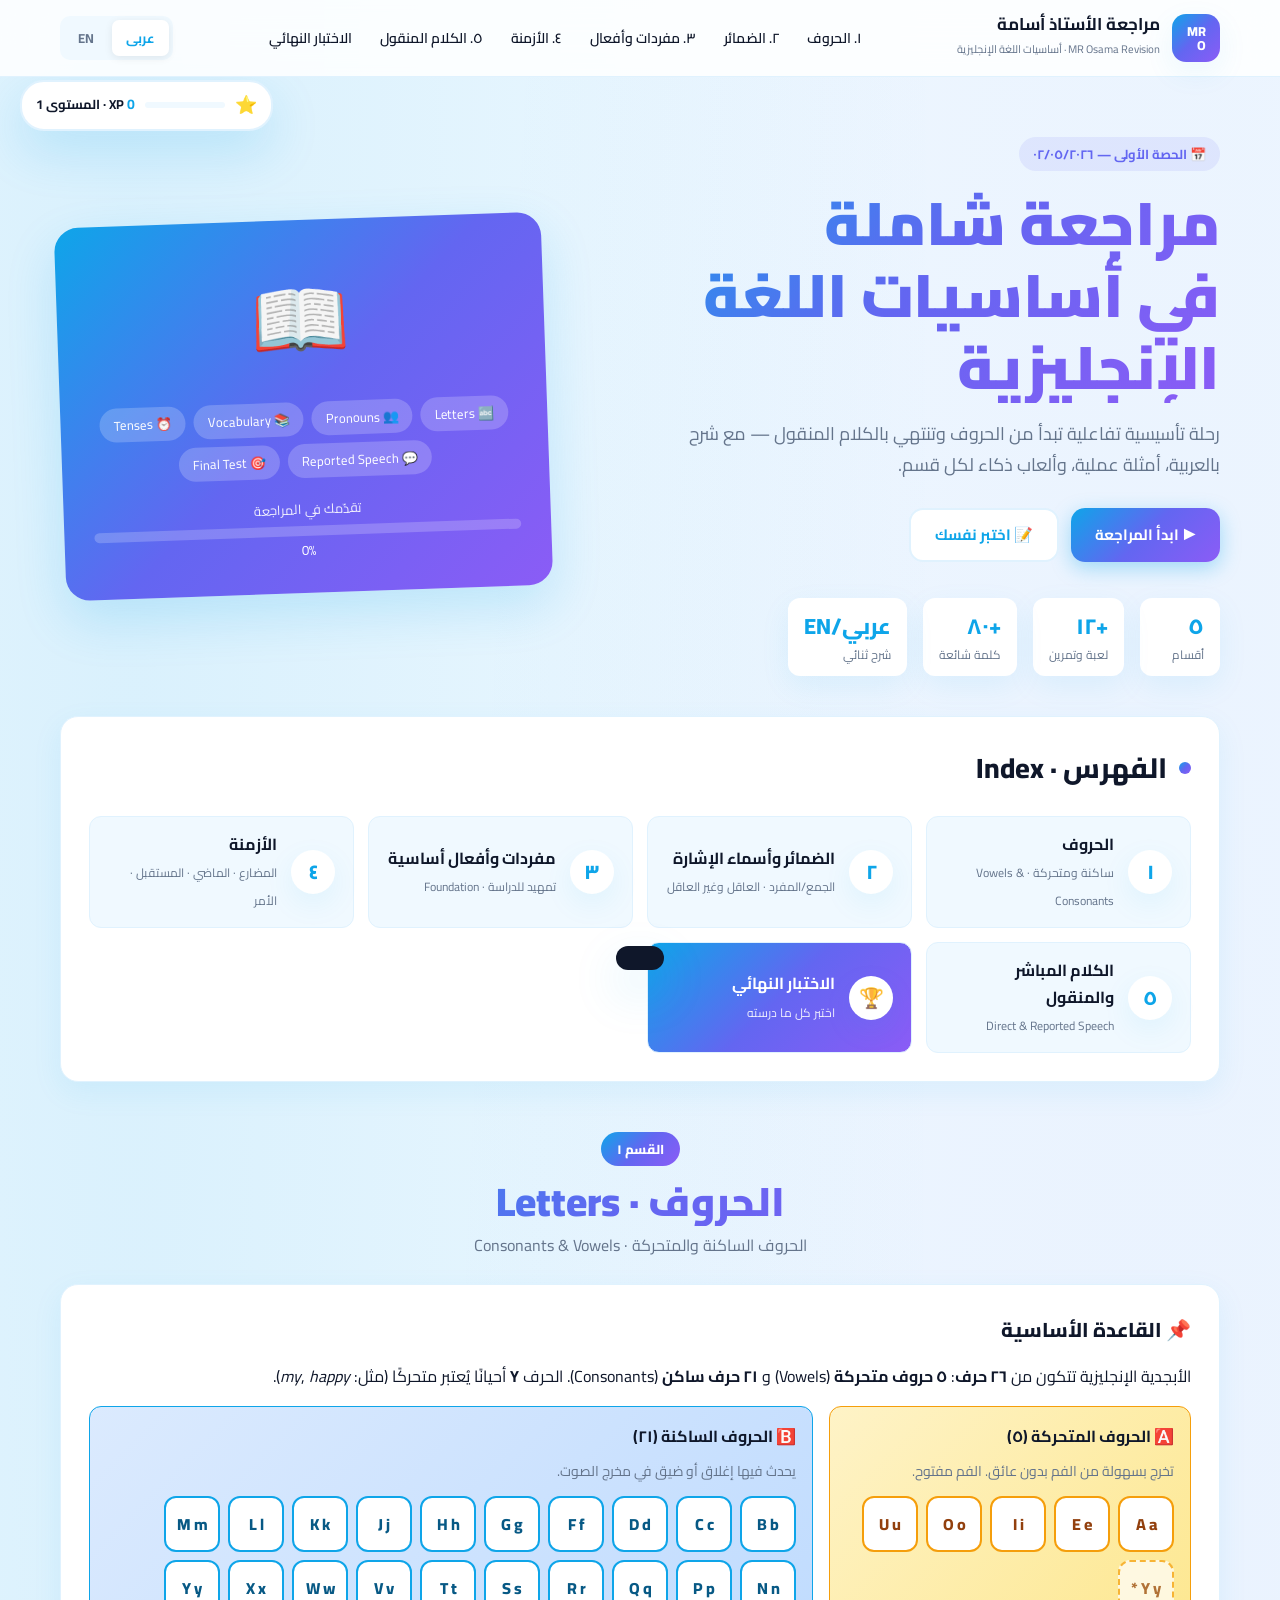
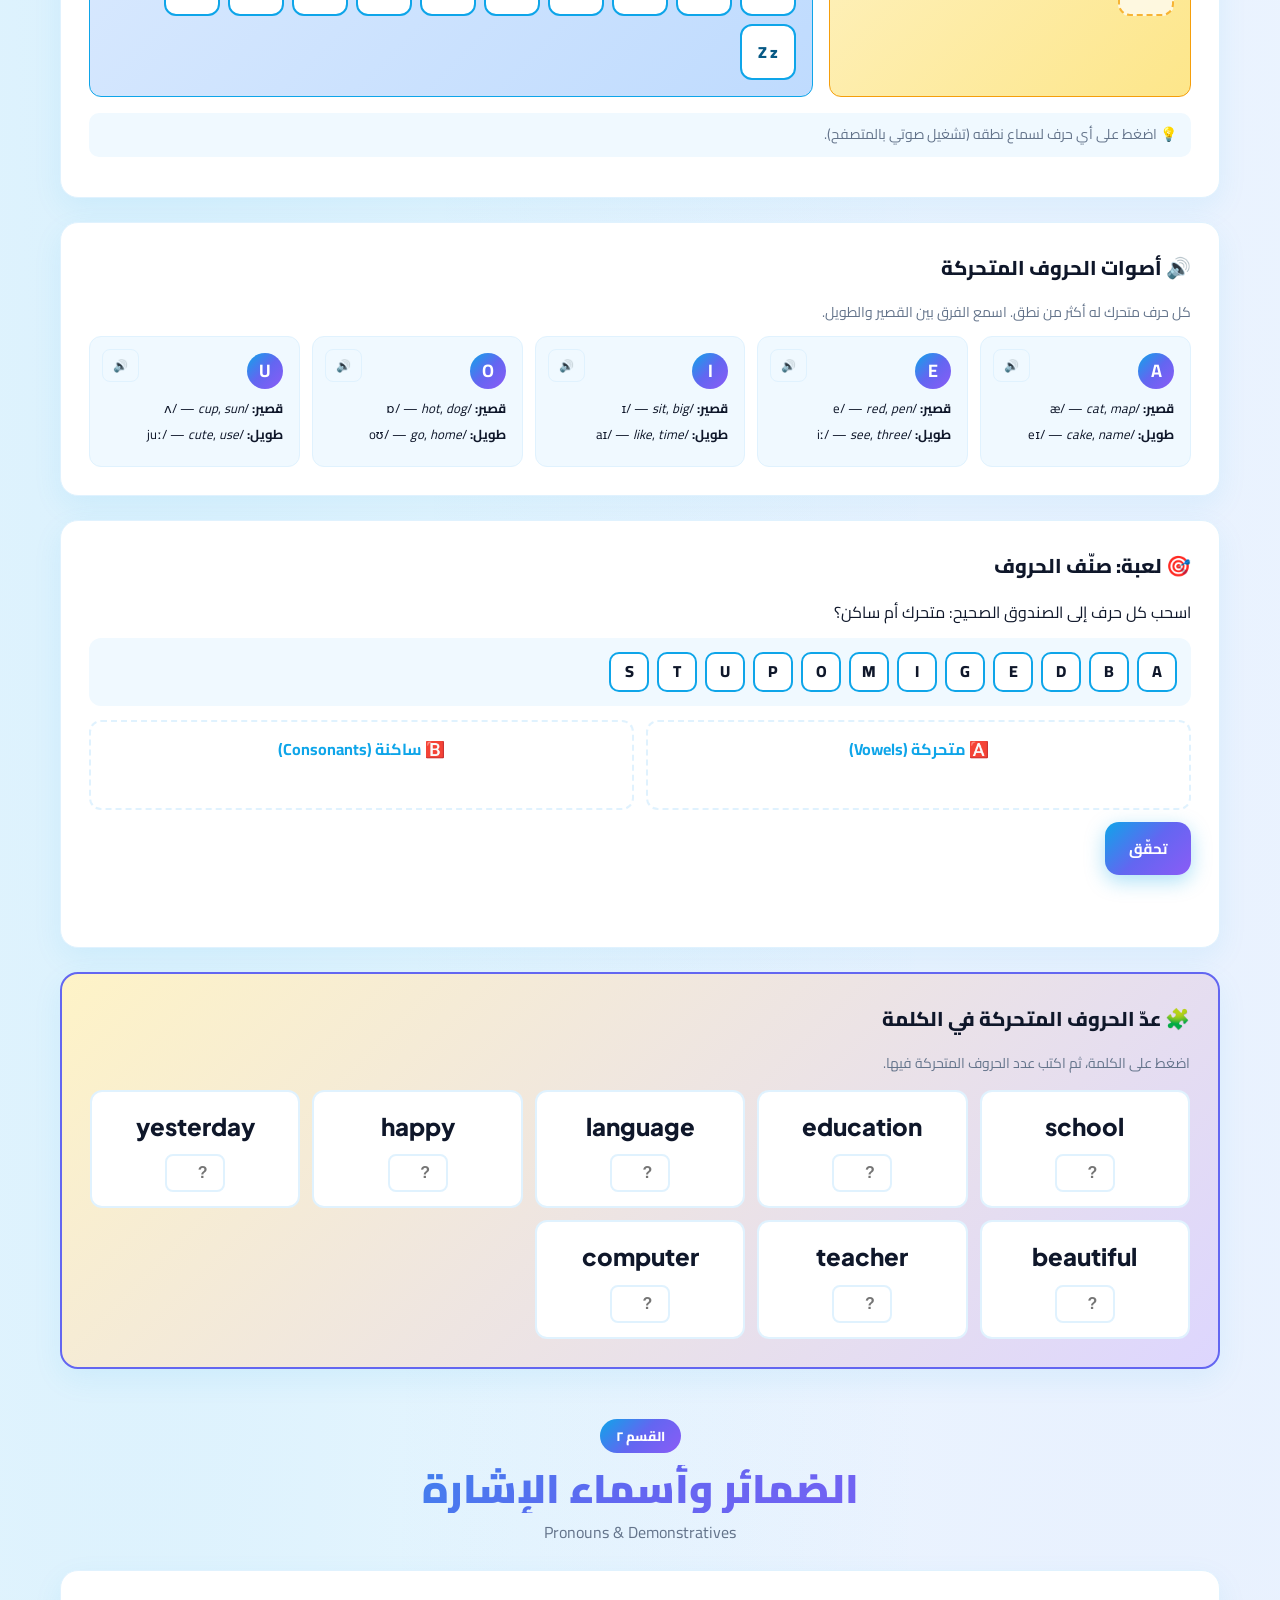
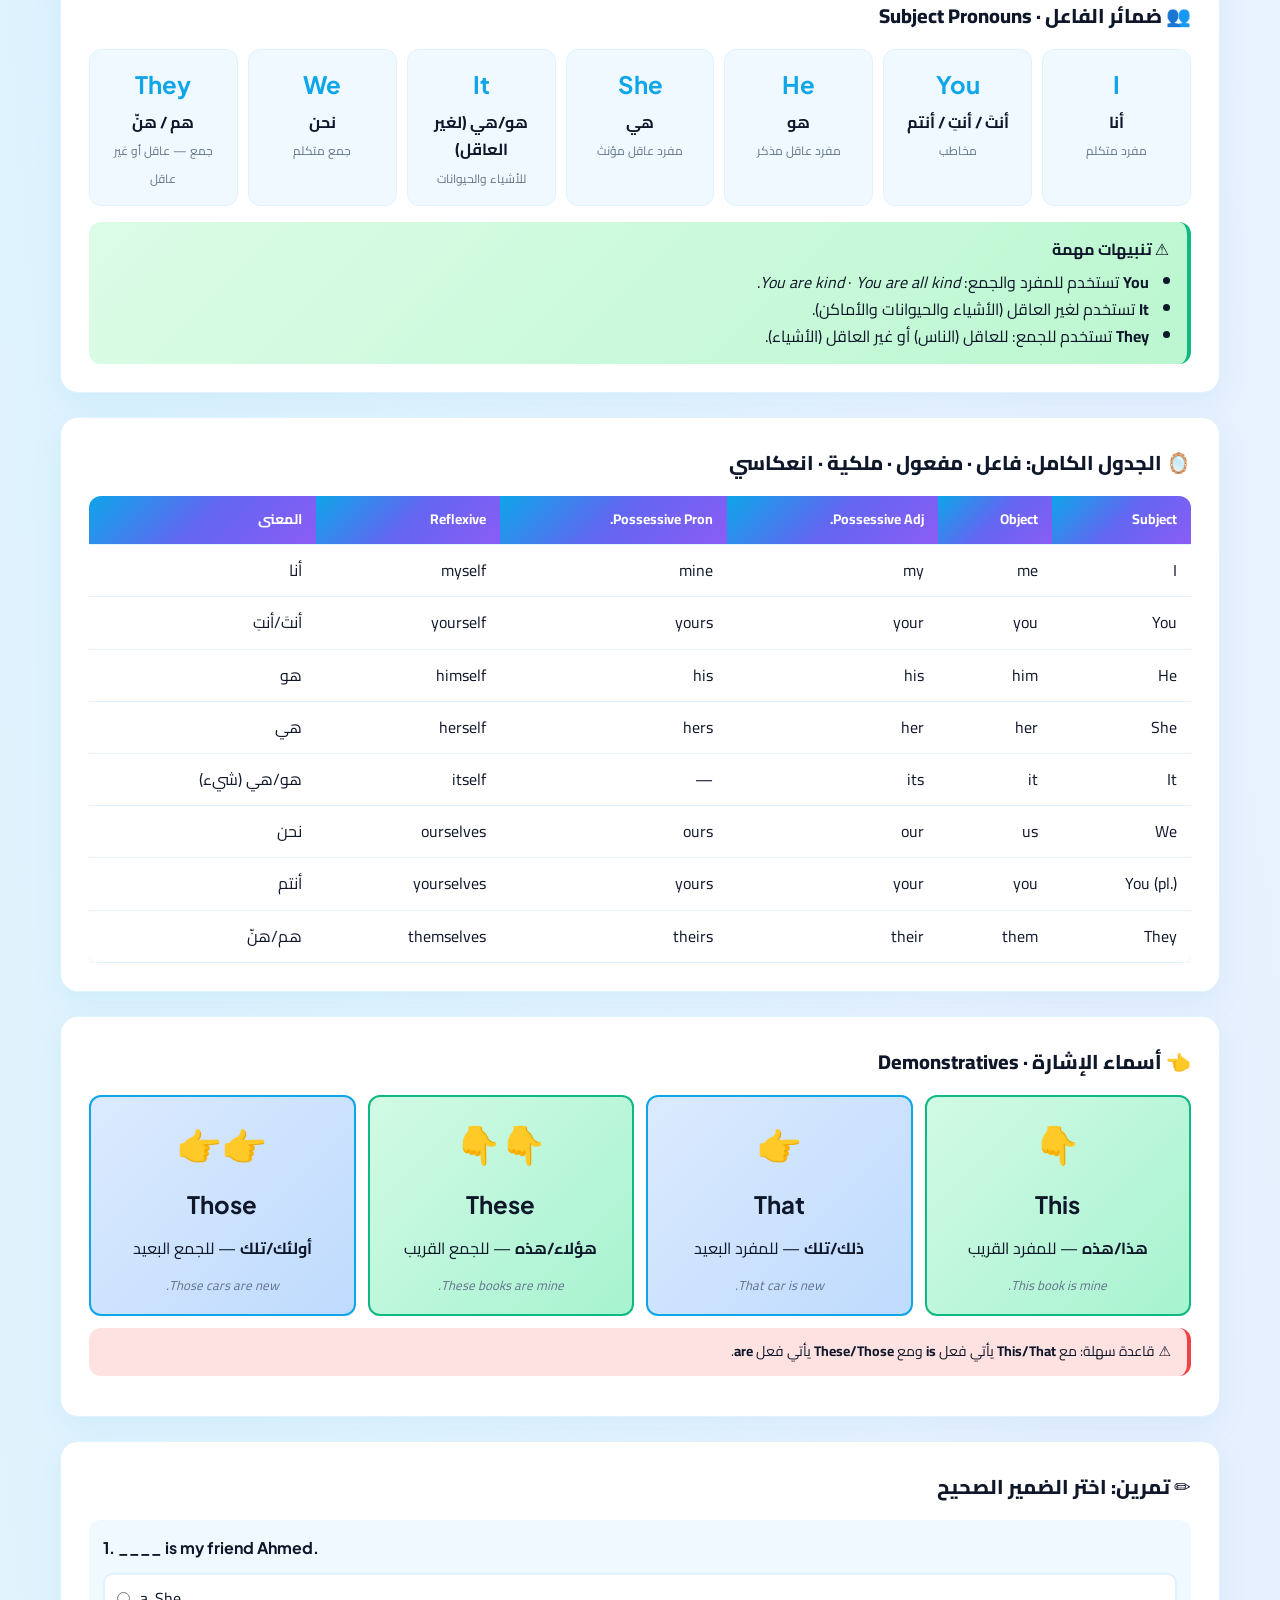
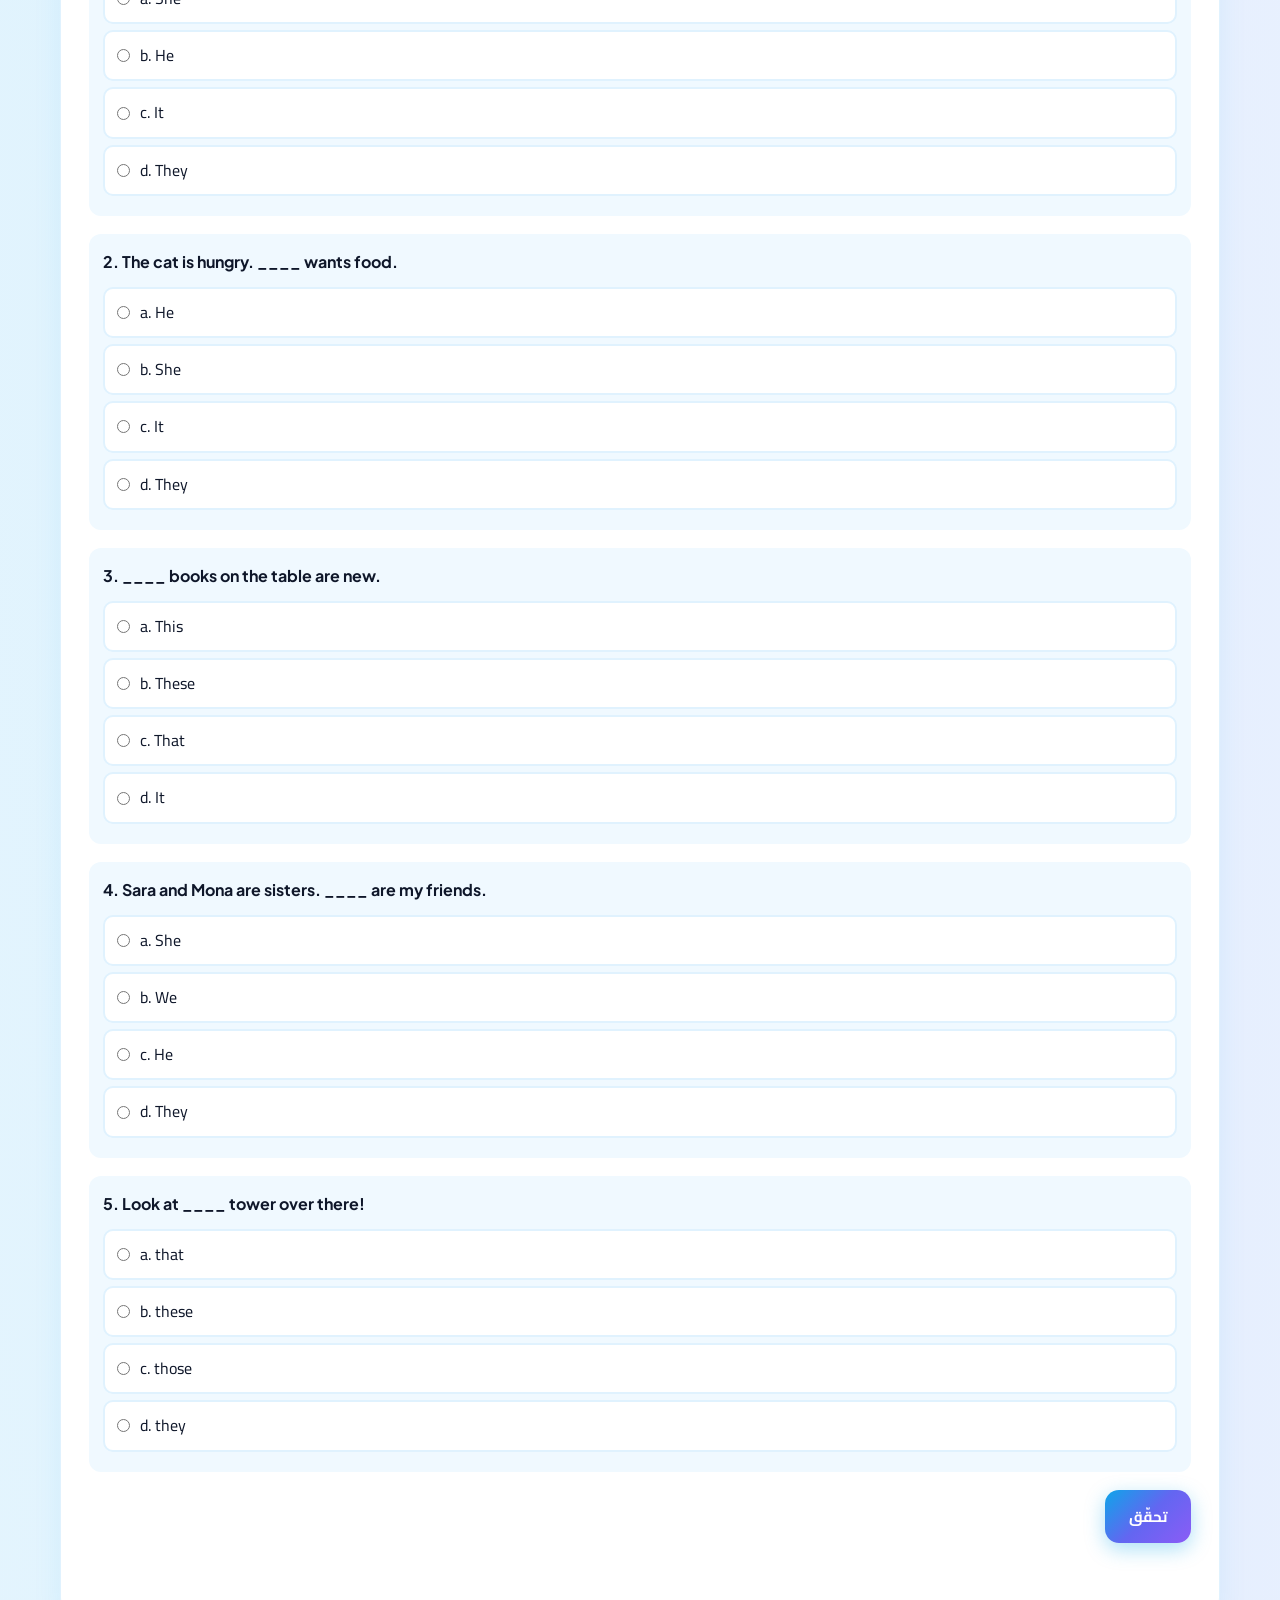
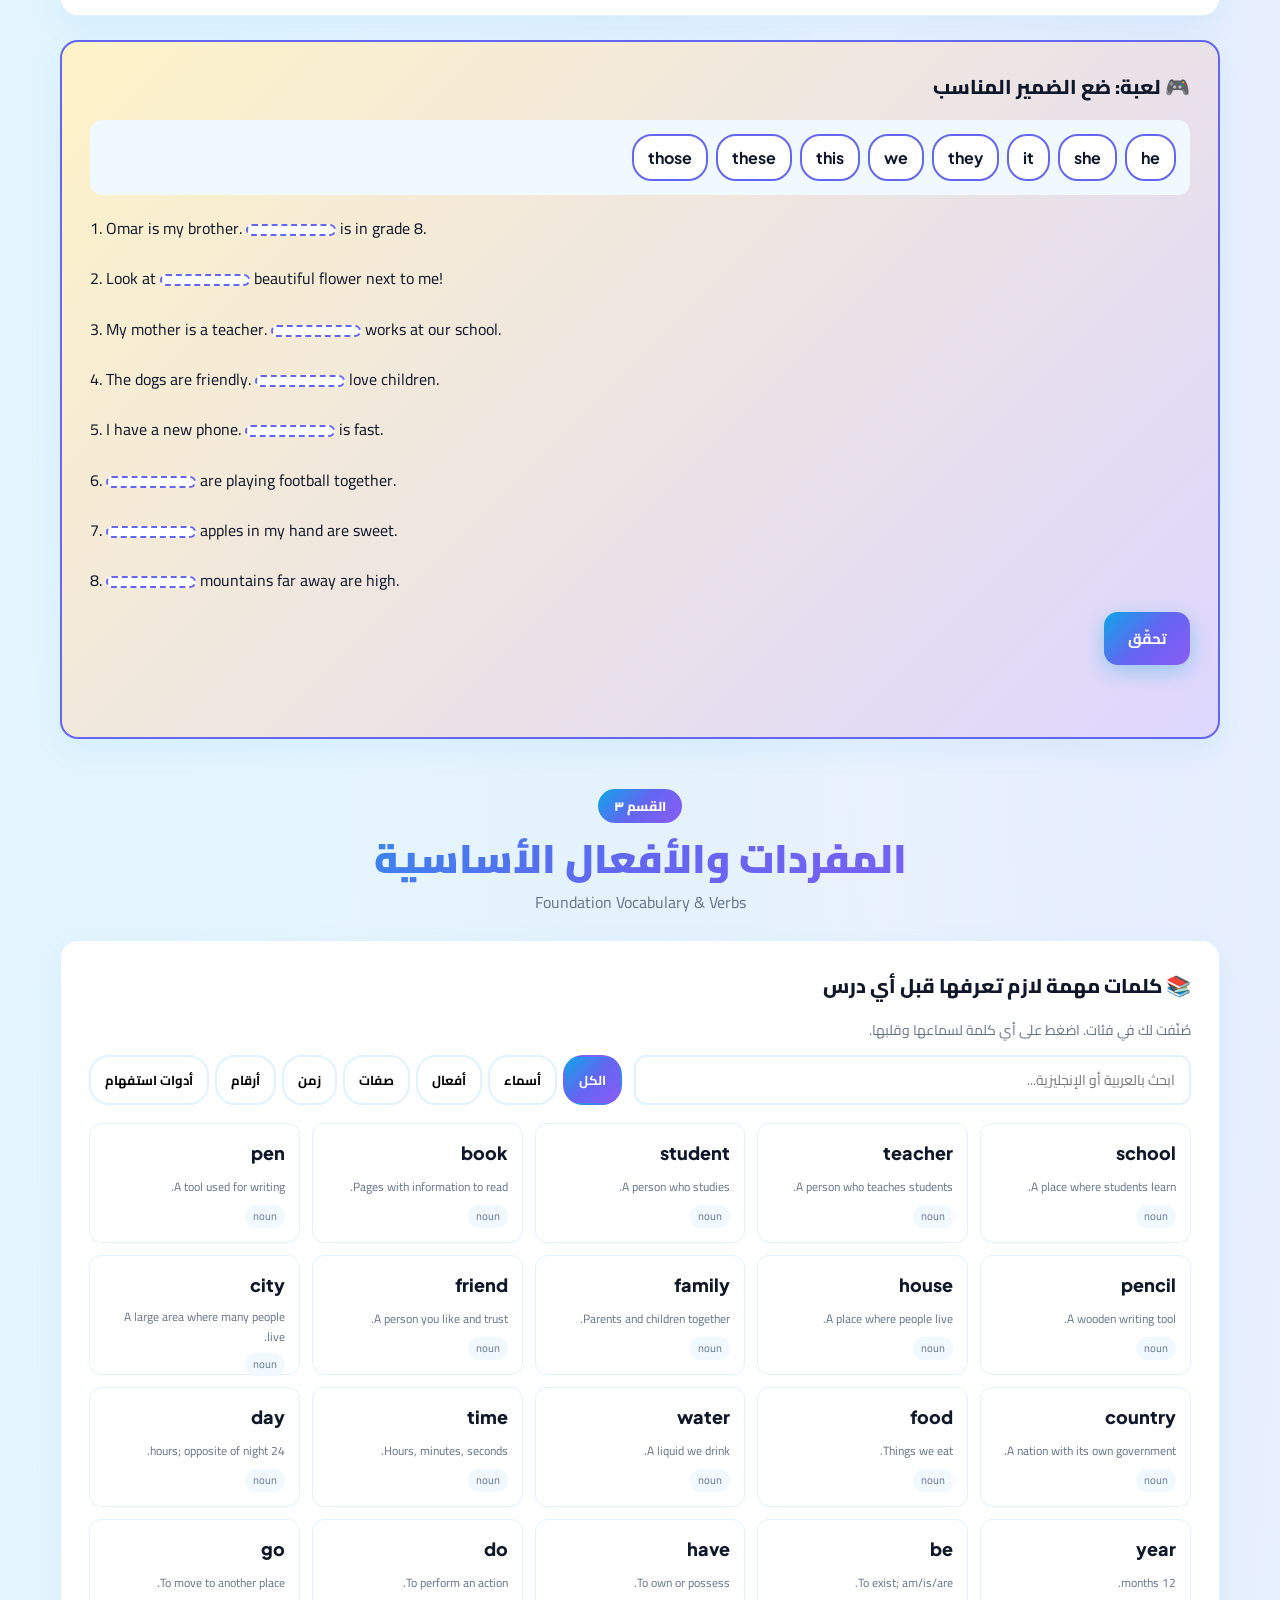
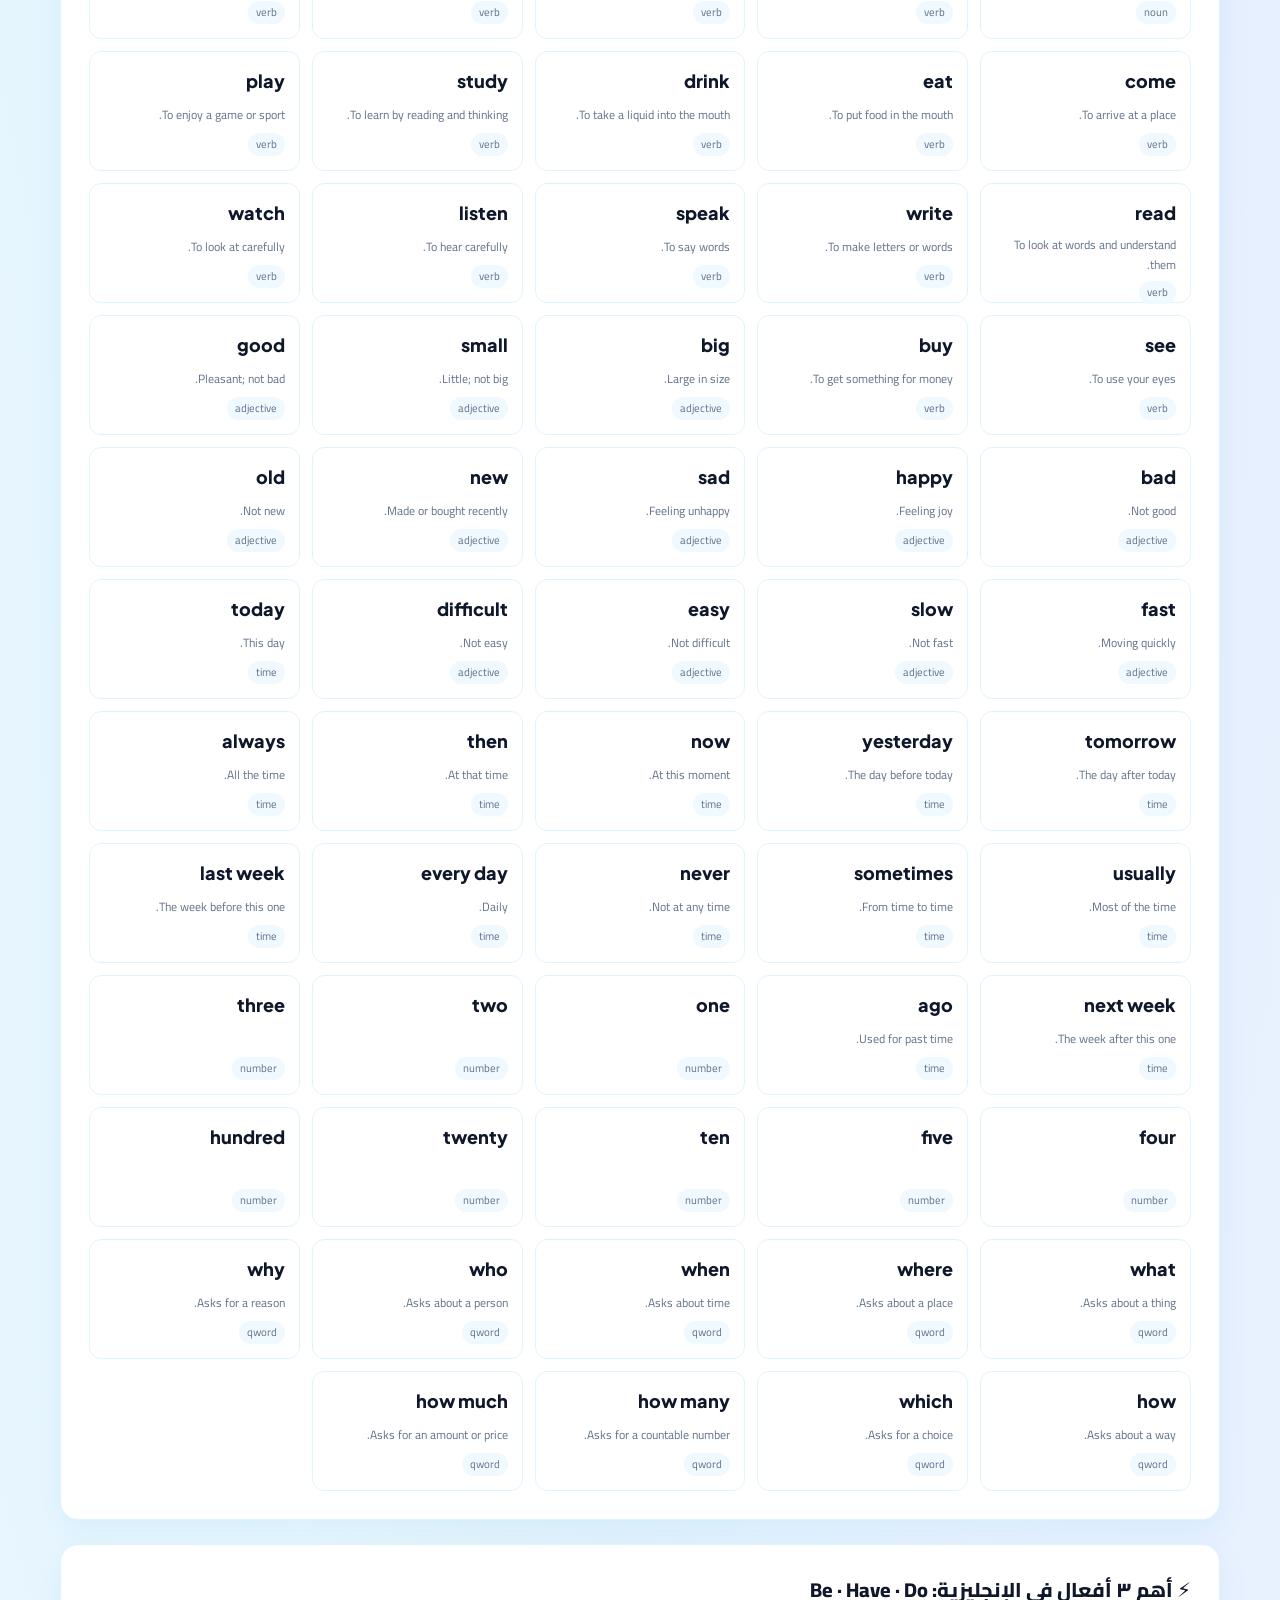
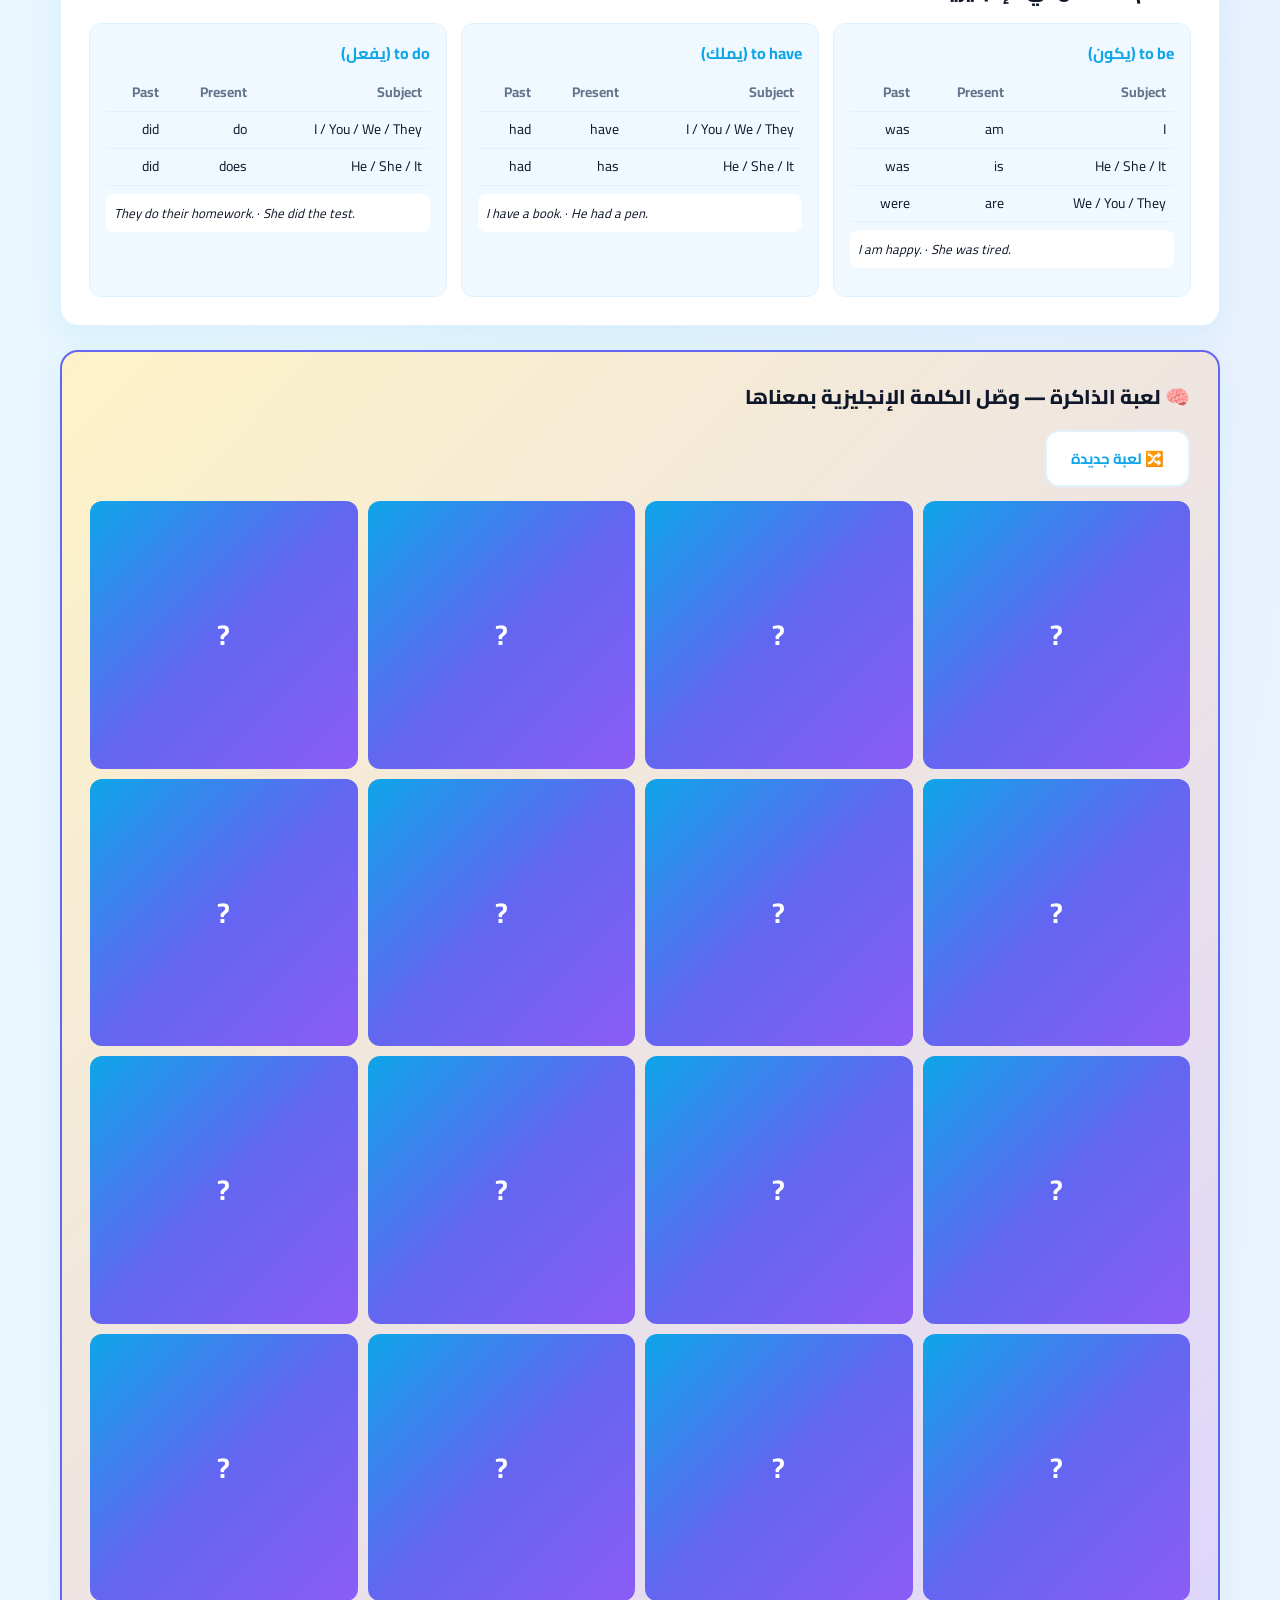
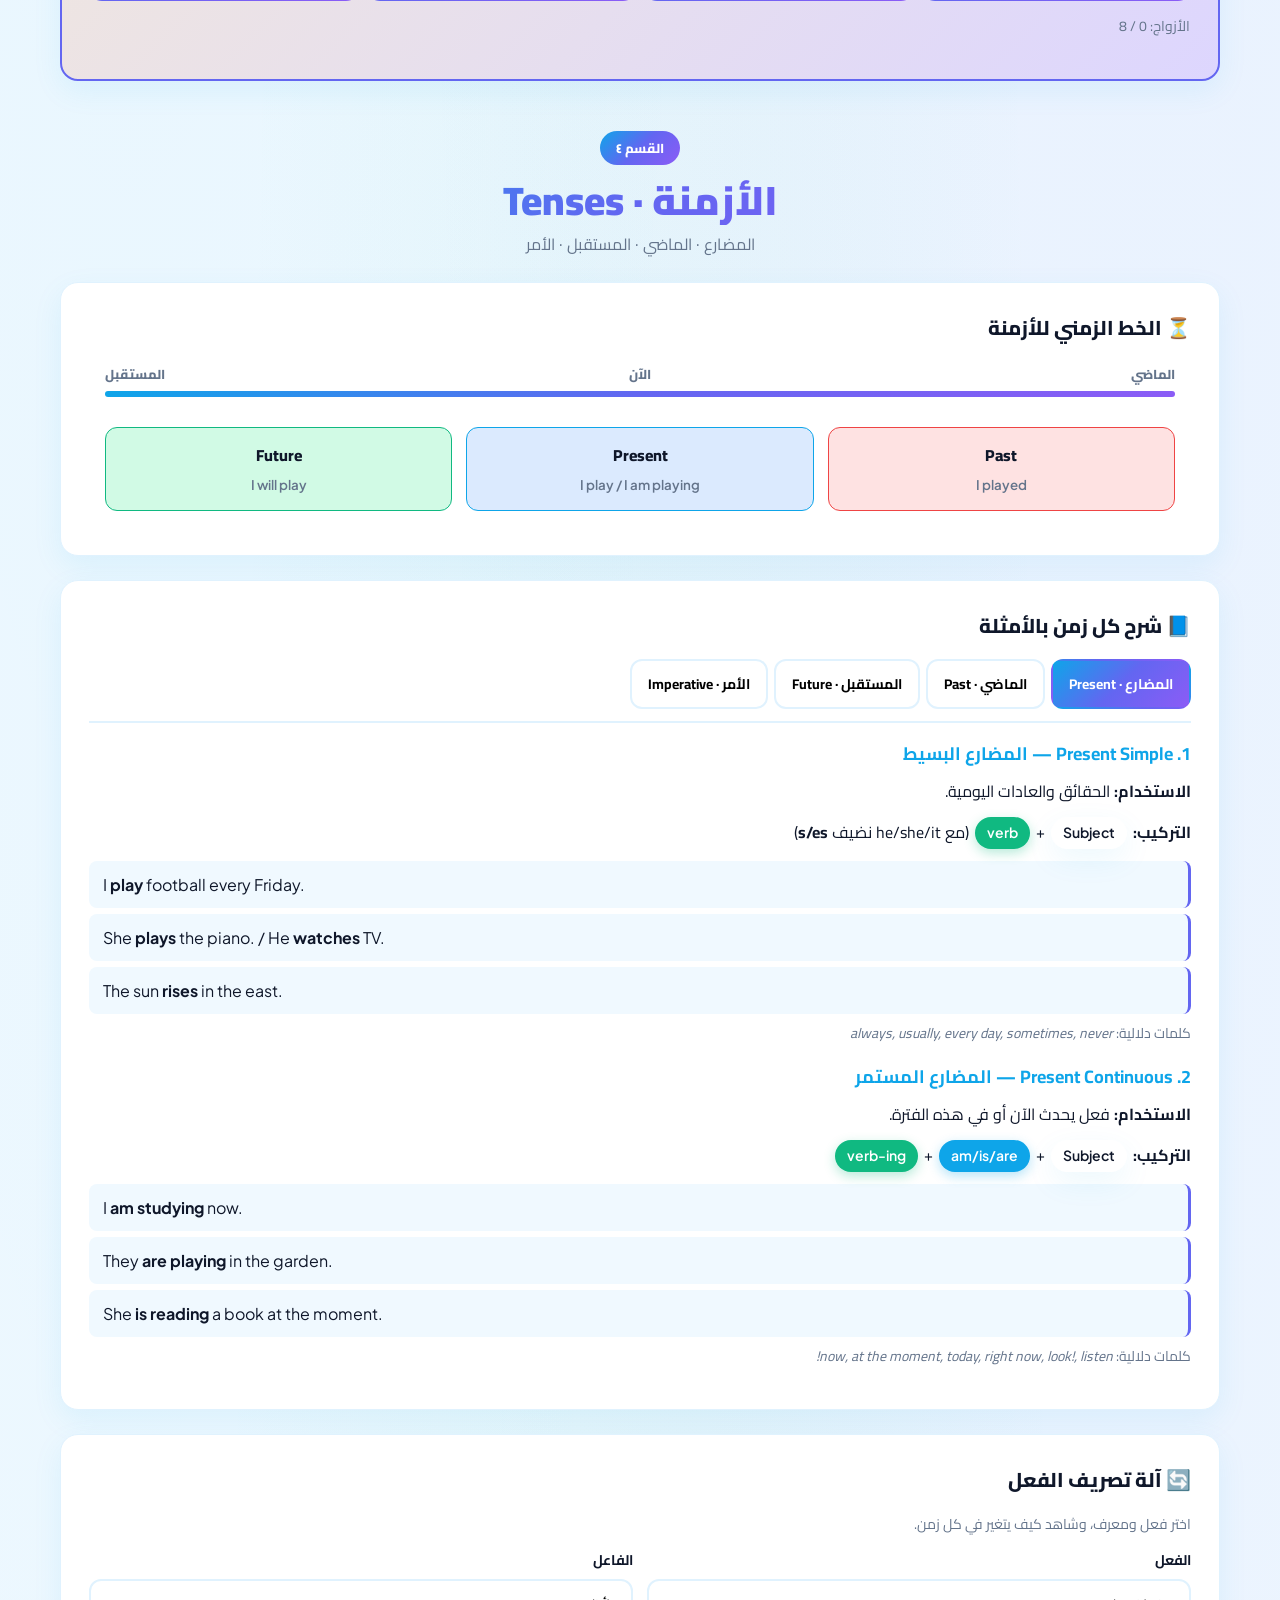
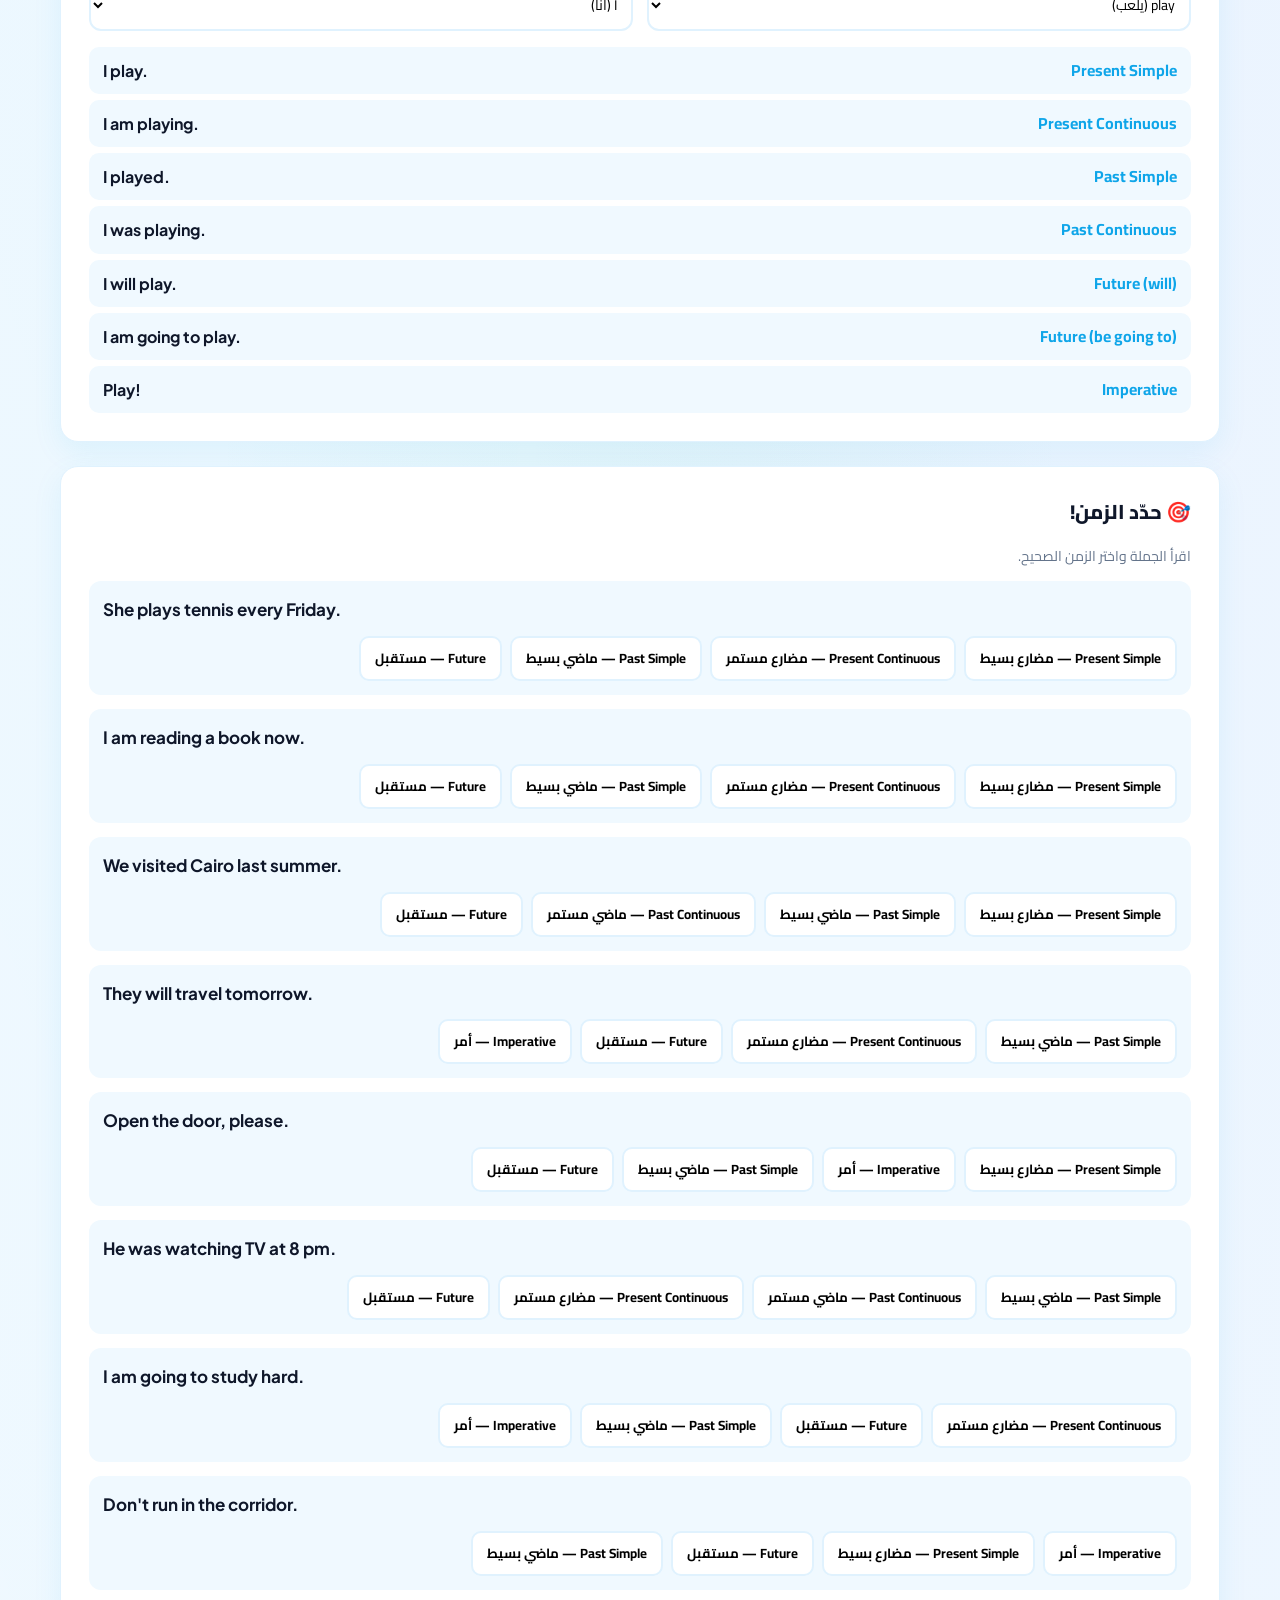
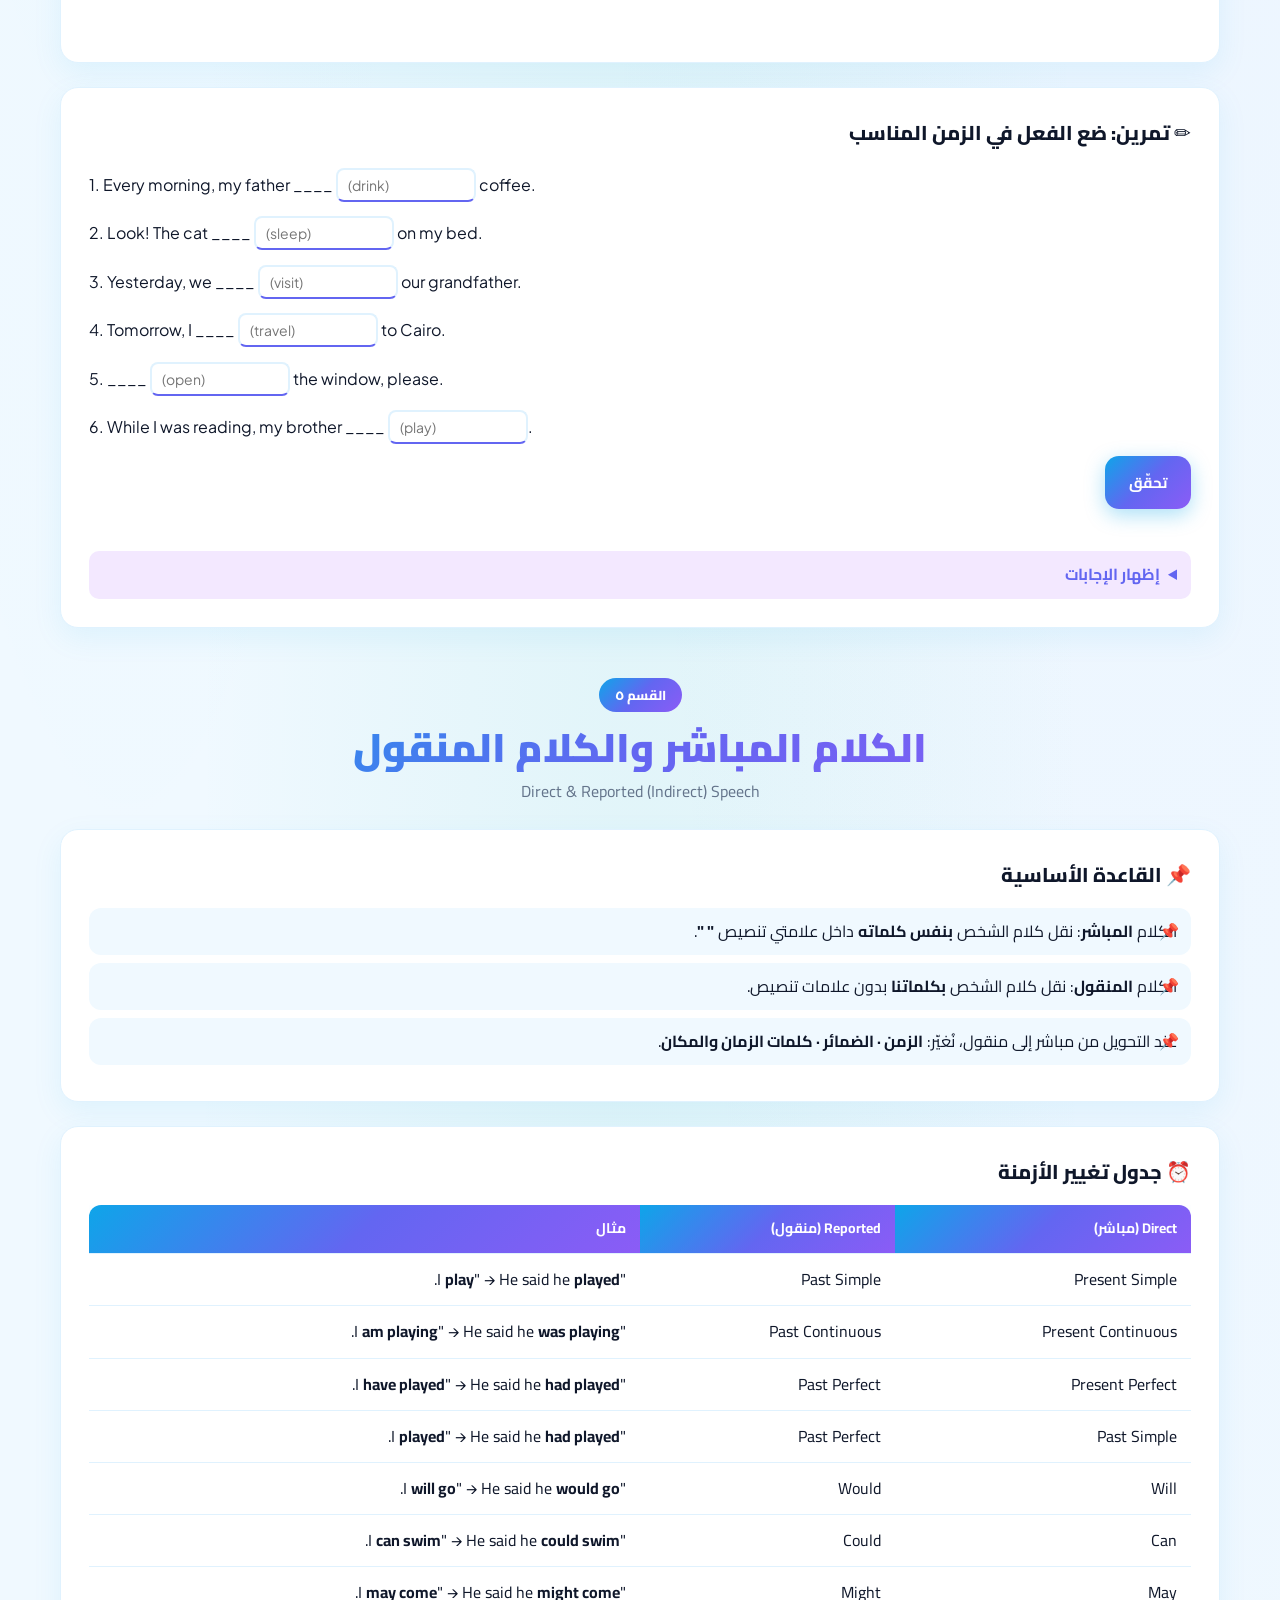
<file: revision/index.html>
<!DOCTYPE html>
<html lang="ar" dir="rtl">
<head>
<meta charset="UTF-8" />
<meta name="viewport" content="width=device-width, initial-scale=1.0" />
<title>MR Osama Revision · مراجعة شاملة في اللغة الإنجليزية</title>
<meta name="description" content="موقع مراجعة شاملة في أساسيات اللغة الإنجليزية للطلاب: الحروف، الضمائر، المفردات، الأزمنة، والكلام المنقول. تفاعلي وثنائي اللغة." />
<link rel="preconnect" href="https://fonts.googleapis.com">
<link rel="preconnect" href="https://fonts.gstatic.com" crossorigin>
<link href="https://fonts.googleapis.com/css2?family=Cairo:wght@400;600;700;800;900&family=Plus+Jakarta+Sans:wght@400;500;600;700;800&display=swap" rel="stylesheet">
<link rel="stylesheet" href="assets/styles.css" />
<link rel="icon" href="data:image/svg+xml,%3Csvg xmlns='http://www.w3.org/2000/svg' viewBox='0 0 100 100'%3E%3Ctext y='.9em' font-size='90'%3E📚%3C/text%3E%3C/svg%3E">
</head>
<body>

<!-- XP HUD -->
<div id="xpHud" class="xp-hud">
  <span class="xp-icon">⭐</span>
  <div class="xp-bar-wrap"><div class="xp-bar" id="xpBar"></div></div>
  <span class="xp-text"><b id="xpVal">0</b> XP · <span id="xpLevel">المستوى ١</span></span>
</div>

<div id="toast" class="toast"></div>

<!-- Header -->
<header class="site-header">
  <div class="container nav-wrap">
    <a class="brand" href="#hero">
      <span class="brand-badge">MR<br>O</span>
      <span class="brand-text">
        <strong data-i18n="brand.title">مراجعة الأستاذ أسامة</strong>
        <small data-i18n="brand.sub">MR Osama Revision · أساسيات اللغة الإنجليزية</small>
      </span>
    </a>
    <nav class="main-nav" aria-label="Sections">
      <button class="nav-toggle" id="navToggle" aria-expanded="false" aria-label="Open menu">
        <span></span><span></span><span></span>
      </button>
      <ul id="navMenu">
        <li><a href="#s1" data-i18n="nav.s1">١. الحروف</a></li>
        <li><a href="#s2" data-i18n="nav.s2">٢. الضمائر</a></li>
        <li><a href="#s3" data-i18n="nav.s3">٣. مفردات وأفعال</a></li>
        <li><a href="#s4" data-i18n="nav.s4">٤. الأزمنة</a></li>
        <li><a href="#s5" data-i18n="nav.s5">٥. الكلام المنقول</a></li>
        <li><a href="#test" data-i18n="nav.test">الاختبار النهائي</a></li>
      </ul>
    </nav>
    <div class="lang-switch">
      <button class="lang-btn active" data-lang="ar" aria-pressed="true">عربى</button>
      <button class="lang-btn" data-lang="en" aria-pressed="false">EN</button>
    </div>
  </div>
</header>

<!-- Hero -->
<section id="hero" class="hero">
  <div class="container hero-inner">
    <div class="hero-text">
      <span class="kicker" data-i18n="hero.kicker">📅 الحصة الأولى — ٠٢/٠٥/٢٠٢٦</span>
      <h1 data-i18n="hero.title">مراجعة شاملة<br>في أساسيات اللغة الإنجليزية</h1>
      <p class="lead" data-i18n="hero.lead">رحلة تأسيسية تفاعلية تبدأ من الحروف وتنتهي بالكلام المنقول — مع شرح بالعربية، أمثلة عملية، وألعاب ذكاء لكل قسم.</p>
      <div class="hero-cta">
        <a href="#s1" class="btn btn-primary" data-i18n="hero.start">▶ ابدأ المراجعة</a>
        <a href="#test" class="btn btn-ghost" data-i18n="hero.test">📝 اختبر نفسك</a>
      </div>
      <ul class="hero-stats">
        <li><strong>٥</strong><span data-i18n="hero.sections">أقسام</span></li>
        <li><strong>+١٢</strong><span data-i18n="hero.games">لعبة وتمرين</span></li>
        <li><strong>+٨٠</strong><span data-i18n="hero.words">كلمة شائعة</span></li>
        <li><strong>عربي/EN</strong><span data-i18n="hero.bilingual">شرح ثنائي</span></li>
      </ul>
    </div>
    <div class="hero-card">
      <div class="hero-card-emoji">📖</div>
      <div class="hero-card-tags">
        <span>🔤 Letters</span>
        <span>👥 Pronouns</span>
        <span>📚 Vocabulary</span>
        <span>⏰ Tenses</span>
        <span>💬 Reported Speech</span>
        <span>🎯 Final Test</span>
      </div>
      <div class="hero-card-meter">
        <span data-i18n="hero.progress">تقدّمك في المراجعة</span>
        <div class="meter"><div class="meter-fill" id="progressMeter"></div></div>
        <small id="progressText">0%</small>
      </div>
    </div>
  </div>
</section>

<main class="container">

<!-- Index -->
<section class="card index-card">
  <h2 class="section-title"><span class="dot"></span><span data-i18n="index.title">الفهرس · Index</span></h2>
  <div class="index-grid">
    <a href="#s1" class="index-item"><span class="ix-num">١</span><div><b data-i18n="index.s1">الحروف</b><small>ساكنة ومتحركة · Vowels & Consonants</small></div></a>
    <a href="#s2" class="index-item"><span class="ix-num">٢</span><div><b data-i18n="index.s2">الضمائر وأسماء الإشارة</b><small>الجمع/المفرد · العاقل وغير العاقل</small></div></a>
    <a href="#s3" class="index-item"><span class="ix-num">٣</span><div><b data-i18n="index.s3">مفردات وأفعال أساسية</b><small>تمهيد للدراسة · Foundation</small></div></a>
    <a href="#s4" class="index-item"><span class="ix-num">٤</span><div><b data-i18n="index.s4">الأزمنة</b><small>المضارع · الماضي · المستقبل · الأمر</small></div></a>
    <a href="#s5" class="index-item"><span class="ix-num">٥</span><div><b data-i18n="index.s5">الكلام المباشر والمنقول</b><small>Direct & Reported Speech</small></div></a>
    <a href="#test" class="index-item highlighted"><span class="ix-num">🏆</span><div><b data-i18n="index.test">الاختبار النهائي</b><small>اختبر كل ما درسته</small></div></a>
  </div>
</section>

<!-- ============== SECTION 1 — LETTERS ============== -->
<section id="s1" class="lesson">
  <header class="lesson-head">
    <span class="lesson-num">القسم ١</span>
    <h2><span data-i18n="s1.title">الحروف · Letters</span></h2>
    <p class="lesson-sub" data-i18n="s1.sub">الحروف الساكنة والمتحركة · Consonants &amp; Vowels</p>
  </header>

  <div class="card">
    <h3>📌 <span data-i18n="s1.ruleT">القاعدة الأساسية</span></h3>
    <p data-i18n="s1.rule">الأبجدية الإنجليزية تتكون من <b>٢٦ حرف</b>: <b>٥ حروف متحركة</b> (Vowels) و <b>٢١ حرف ساكن</b> (Consonants). الحرف <b>Y</b> أحيانًا يُعتبر متحركًا (مثل: <em>my</em>, <em>happy</em>).</p>

    <div class="vowel-cons">
      <div class="vc-block vowels">
        <h4>🅰️ <span data-i18n="s1.vowels">الحروف المتحركة (٥)</span></h4>
        <p class="muted" data-i18n="s1.vowelsP">تخرج بسهولة من الفم بدون عائق. الفم مفتوح.</p>
        <div class="letter-row" id="vowels">
          <button class="letter v" data-letter="A" data-sound="A">A a</button>
          <button class="letter v" data-letter="E" data-sound="E">E e</button>
          <button class="letter v" data-letter="I" data-sound="I">I i</button>
          <button class="letter v" data-letter="O" data-sound="O">O o</button>
          <button class="letter v" data-letter="U" data-sound="U">U u</button>
          <button class="letter v half" data-letter="Y" data-sound="Y">Y y *</button>
        </div>
      </div>
      <div class="vc-block consonants">
        <h4>🅱️ <span data-i18n="s1.consT">الحروف الساكنة (٢١)</span></h4>
        <p class="muted" data-i18n="s1.consP">يحدث فيها إغلاق أو ضيق في مخرج الصوت.</p>
        <div class="letter-row" id="consonants">
          <!-- filled by JS -->
        </div>
      </div>
    </div>
    <p class="hint">💡 <span data-i18n="s1.tap">اضغط على أي حرف لسماع نطقه (تشغيل صوتي بالمتصفح).</span></p>
  </div>

  <!-- Sounds of vowels -->
  <div class="card">
    <h3>🔊 <span data-i18n="s1.soundsT">أصوات الحروف المتحركة</span></h3>
    <p class="muted" data-i18n="s1.soundsP">كل حرف متحرك له أكثر من نطق. اسمع الفرق بين القصير والطويل.</p>
    <div class="sounds-grid">
      <div class="sound-card">
        <h4>A</h4>
        <p><b data-i18n="s1.short">قصير:</b> /æ/ — <em>cat</em>, <em>map</em></p>
        <p><b data-i18n="s1.long">طويل:</b> /eɪ/ — <em>cake</em>, <em>name</em></p>
        <button class="btn btn-mini" data-speak="cat. map. cake. name.">🔊</button>
      </div>
      <div class="sound-card">
        <h4>E</h4>
        <p><b data-i18n="s1.short">قصير:</b> /e/ — <em>red</em>, <em>pen</em></p>
        <p><b data-i18n="s1.long">طويل:</b> /iː/ — <em>see</em>, <em>three</em></p>
        <button class="btn btn-mini" data-speak="red. pen. see. three.">🔊</button>
      </div>
      <div class="sound-card">
        <h4>I</h4>
        <p><b data-i18n="s1.short">قصير:</b> /ɪ/ — <em>sit</em>, <em>big</em></p>
        <p><b data-i18n="s1.long">طويل:</b> /aɪ/ — <em>like</em>, <em>time</em></p>
        <button class="btn btn-mini" data-speak="sit. big. like. time.">🔊</button>
      </div>
      <div class="sound-card">
        <h4>O</h4>
        <p><b data-i18n="s1.short">قصير:</b> /ɒ/ — <em>hot</em>, <em>dog</em></p>
        <p><b data-i18n="s1.long">طويل:</b> /oʊ/ — <em>go</em>, <em>home</em></p>
        <button class="btn btn-mini" data-speak="hot. dog. go. home.">🔊</button>
      </div>
      <div class="sound-card">
        <h4>U</h4>
        <p><b data-i18n="s1.short">قصير:</b> /ʌ/ — <em>cup</em>, <em>sun</em></p>
        <p><b data-i18n="s1.long">طويل:</b> /juː/ — <em>cute</em>, <em>use</em></p>
        <button class="btn btn-mini" data-speak="cup. sun. cute. use.">🔊</button>
      </div>
    </div>
  </div>

  <!-- Sort game -->
  <div class="card">
    <h3>🎯 <span data-i18n="s1.sortT">لعبة: صنّف الحروف</span></h3>
    <p data-i18n="s1.sortP">اسحب كل حرف إلى الصندوق الصحيح: متحرك أم ساكن؟</p>
    <div class="sort-bank" id="lSortBank">
      <span class="sort-w" draggable="true" data-cat="vowel">A</span>
      <span class="sort-w" draggable="true" data-cat="consonant">B</span>
      <span class="sort-w" draggable="true" data-cat="consonant">D</span>
      <span class="sort-w" draggable="true" data-cat="vowel">E</span>
      <span class="sort-w" draggable="true" data-cat="consonant">G</span>
      <span class="sort-w" draggable="true" data-cat="vowel">I</span>
      <span class="sort-w" draggable="true" data-cat="consonant">M</span>
      <span class="sort-w" draggable="true" data-cat="vowel">O</span>
      <span class="sort-w" draggable="true" data-cat="consonant">P</span>
      <span class="sort-w" draggable="true" data-cat="vowel">U</span>
      <span class="sort-w" draggable="true" data-cat="consonant">T</span>
      <span class="sort-w" draggable="true" data-cat="consonant">S</span>
    </div>
    <div class="sort-cols">
      <div class="sort-drop" data-cat="vowel"><h4>🅰️ <span data-i18n="s1.vowelsBin">متحركة (Vowels)</span></h4></div>
      <div class="sort-drop" data-cat="consonant"><h4>🅱️ <span data-i18n="s1.consBin">ساكنة (Consonants)</span></h4></div>
    </div>
    <button class="btn btn-primary" id="checkSort">تحقّق</button>
    <p class="sort-result" aria-live="polite"></p>
  </div>

  <!-- Word builder -->
  <div class="card highlight">
    <h3>🧩 <span data-i18n="s1.buildT">عدّ الحروف المتحركة في الكلمة</span></h3>
    <p class="muted" data-i18n="s1.buildP">اضغط على الكلمة، ثم اكتب عدد الحروف المتحركة فيها.</p>
    <div class="count-game" id="countGame"></div>
  </div>
</section>

<!-- ============== SECTION 2 — PRONOUNS ============== -->
<section id="s2" class="lesson">
  <header class="lesson-head">
    <span class="lesson-num">القسم ٢</span>
    <h2><span data-i18n="s2.title">الضمائر وأسماء الإشارة</span></h2>
    <p class="lesson-sub" data-i18n="s2.sub">Pronouns &amp; Demonstratives</p>
  </header>

  <div class="card">
    <h3>👥 <span data-i18n="s2.subjT">ضمائر الفاعل · Subject Pronouns</span></h3>
    <div class="pron-grid">
      <div class="pron"><b>I</b><span>أنا</span><small>مفرد متكلم</small></div>
      <div class="pron"><b>You</b><span>أنتَ / أنتِ / أنتم</span><small>مخاطب</small></div>
      <div class="pron"><b>He</b><span>هو</span><small>مفرد عاقل مذكر</small></div>
      <div class="pron"><b>She</b><span>هي</span><small>مفرد عاقل مؤنث</small></div>
      <div class="pron"><b>It</b><span>هو/هي (لغير العاقل)</span><small>للأشياء والحيوانات</small></div>
      <div class="pron"><b>We</b><span>نحن</span><small>جمع متكلم</small></div>
      <div class="pron"><b>They</b><span>هم / هنّ</span><small>جمع — عاقل أو غير عاقل</small></div>
    </div>
    <div class="info-box">
      <strong data-i18n="s2.tipT">⚠️ تنبيهات مهمة</strong>
      <ul>
        <li><b>You</b> تستخدم للمفرد والجمع: <em>You are kind</em> · <em>You are all kind</em>.</li>
        <li><b>It</b> تستخدم لغير العاقل (الأشياء والحيوانات والأماكن).</li>
        <li><b>They</b> تستخدم للجمع: للعاقل (الناس) أو غير العاقل (الأشياء).</li>
      </ul>
    </div>
  </div>

  <div class="card">
    <h3>🪞 <span data-i18n="s2.objT">الجدول الكامل: فاعل · مفعول · ملكية · انعكاسي</span></h3>
    <div class="table-wrap">
      <table class="big-table">
        <thead>
          <tr><th>Subject</th><th>Object</th><th>Possessive Adj.</th><th>Possessive Pron.</th><th>Reflexive</th><th>المعنى</th></tr>
        </thead>
        <tbody>
          <tr><td>I</td><td>me</td><td>my</td><td>mine</td><td>myself</td><td>أنا</td></tr>
          <tr><td>You</td><td>you</td><td>your</td><td>yours</td><td>yourself</td><td>أنتَ/أنتِ</td></tr>
          <tr><td>He</td><td>him</td><td>his</td><td>his</td><td>himself</td><td>هو</td></tr>
          <tr><td>She</td><td>her</td><td>her</td><td>hers</td><td>herself</td><td>هي</td></tr>
          <tr><td>It</td><td>it</td><td>its</td><td>—</td><td>itself</td><td>هو/هي (شيء)</td></tr>
          <tr><td>We</td><td>us</td><td>our</td><td>ours</td><td>ourselves</td><td>نحن</td></tr>
          <tr><td>You (pl.)</td><td>you</td><td>your</td><td>yours</td><td>yourselves</td><td>أنتم</td></tr>
          <tr><td>They</td><td>them</td><td>their</td><td>theirs</td><td>themselves</td><td>هم/هنّ</td></tr>
        </tbody>
      </table>
    </div>
  </div>

  <!-- Demonstratives -->
  <div class="card">
    <h3>👈 <span data-i18n="s2.demT">أسماء الإشارة · Demonstratives</span></h3>
    <div class="dem-grid">
      <div class="dem near">
        <div class="dem-emoji">👇</div>
        <h4>This</h4>
        <p><b>هذا/هذه</b> — للمفرد القريب</p>
        <em>This book is mine.</em>
      </div>
      <div class="dem far">
        <div class="dem-emoji">👉</div>
        <h4>That</h4>
        <p><b>ذلك/تلك</b> — للمفرد البعيد</p>
        <em>That car is new.</em>
      </div>
      <div class="dem near">
        <div class="dem-emoji">👇👇</div>
        <h4>These</h4>
        <p><b>هؤلاء/هذه</b> — للجمع القريب</p>
        <em>These books are mine.</em>
      </div>
      <div class="dem far">
        <div class="dem-emoji">👉👉</div>
        <h4>Those</h4>
        <p><b>أولئك/تلك</b> — للجمع البعيد</p>
        <em>Those cars are new.</em>
      </div>
    </div>
    <div class="warn">
      ⚠️ <span data-i18n="s2.demTip">قاعدة سهلة: مع <b>This/That</b> يأتي فعل <b>is</b> ومع <b>These/Those</b> يأتي فعل <b>are</b>.</span>
    </div>
  </div>

  <!-- Quiz -->
  <div class="card">
    <h3>✏️ <span data-i18n="s2.quizT">تمرين: اختر الضمير الصحيح</span></h3>
    <div class="quiz" data-quiz="s2">
      <div class="q mcq" data-correct="b">
        <p class="q-text">1. ____ is my friend Ahmed.</p>
        <label><input type="radio" name="s2q1" value="a"><span>a. She</span></label>
        <label><input type="radio" name="s2q1" value="b"><span>b. He</span></label>
        <label><input type="radio" name="s2q1" value="c"><span>c. It</span></label>
        <label><input type="radio" name="s2q1" value="d"><span>d. They</span></label>
      </div>
      <div class="q mcq" data-correct="c">
        <p class="q-text">2. The cat is hungry. ____ wants food.</p>
        <label><input type="radio" name="s2q2" value="a"><span>a. He</span></label>
        <label><input type="radio" name="s2q2" value="b"><span>b. She</span></label>
        <label><input type="radio" name="s2q2" value="c"><span>c. It</span></label>
        <label><input type="radio" name="s2q2" value="d"><span>d. They</span></label>
      </div>
      <div class="q mcq" data-correct="b">
        <p class="q-text">3. ____ books on the table are new.</p>
        <label><input type="radio" name="s2q3" value="a"><span>a. This</span></label>
        <label><input type="radio" name="s2q3" value="b"><span>b. These</span></label>
        <label><input type="radio" name="s2q3" value="c"><span>c. That</span></label>
        <label><input type="radio" name="s2q3" value="d"><span>d. It</span></label>
      </div>
      <div class="q mcq" data-correct="d">
        <p class="q-text">4. Sara and Mona are sisters. ____ are my friends.</p>
        <label><input type="radio" name="s2q4" value="a"><span>a. She</span></label>
        <label><input type="radio" name="s2q4" value="b"><span>b. We</span></label>
        <label><input type="radio" name="s2q4" value="c"><span>c. He</span></label>
        <label><input type="radio" name="s2q4" value="d"><span>d. They</span></label>
      </div>
      <div class="q mcq" data-correct="a">
        <p class="q-text">5. Look at ____ tower over there!</p>
        <label><input type="radio" name="s2q5" value="a"><span>a. that</span></label>
        <label><input type="radio" name="s2q5" value="b"><span>b. these</span></label>
        <label><input type="radio" name="s2q5" value="c"><span>c. those</span></label>
        <label><input type="radio" name="s2q5" value="d"><span>d. they</span></label>
      </div>
      <button class="btn btn-primary check-quiz">تحقّق</button>
      <p class="quiz-result" aria-live="polite"></p>
    </div>
  </div>

  <!-- Drag pronouns -->
  <div class="card highlight">
    <h3>🎮 <span data-i18n="s2.dragT">لعبة: ضع الضمير المناسب</span></h3>
    <div class="rfx-game">
      <div class="rfx-bank" id="proBank">
        <span class="rfx-chip" draggable="true" data-w="he">he</span>
        <span class="rfx-chip" draggable="true" data-w="she">she</span>
        <span class="rfx-chip" draggable="true" data-w="it">it</span>
        <span class="rfx-chip" draggable="true" data-w="they">they</span>
        <span class="rfx-chip" draggable="true" data-w="we">we</span>
        <span class="rfx-chip" draggable="true" data-w="this">this</span>
        <span class="rfx-chip" draggable="true" data-w="these">these</span>
        <span class="rfx-chip" draggable="true" data-w="those">those</span>
      </div>
      <div class="rfx-sentences">
        <p>1. Omar is my brother. <span class="rfx-slot" data-need="he"></span> is in grade 8.</p>
        <p>2. Look at <span class="rfx-slot" data-need="this"></span> beautiful flower next to me!</p>
        <p>3. My mother is a teacher. <span class="rfx-slot" data-need="she"></span> works at our school.</p>
        <p>4. The dogs are friendly. <span class="rfx-slot" data-need="they"></span> love children.</p>
        <p>5. I have a new phone. <span class="rfx-slot" data-need="it"></span> is fast.</p>
        <p>6. <span class="rfx-slot" data-need="we"></span> are playing football together.</p>
        <p>7. <span class="rfx-slot" data-need="these"></span> apples in my hand are sweet.</p>
        <p>8. <span class="rfx-slot" data-need="those"></span> mountains far away are high.</p>
      </div>
    </div>
    <button class="btn btn-primary" id="checkPro">تحقّق</button>
    <p class="pro-result" aria-live="polite"></p>
  </div>
</section>

<!-- ============== SECTION 3 — VOCAB ============== -->
<section id="s3" class="lesson">
  <header class="lesson-head">
    <span class="lesson-num">القسم ٣</span>
    <h2><span data-i18n="s3.title">المفردات والأفعال الأساسية</span></h2>
    <p class="lesson-sub" data-i18n="s3.sub">Foundation Vocabulary &amp; Verbs</p>
  </header>

  <div class="card">
    <h3>📚 <span data-i18n="s3.intro">كلمات مهمة لازم تعرفها قبل أي درس</span></h3>
    <p class="muted" data-i18n="s3.introP">صُنّفت لك في فئات. اضغط على أي كلمة لسماعها وقلبها.</p>

    <div class="vocab-toolbar">
      <input type="search" id="vocabSearch" placeholder="ابحث بالعربية أو الإنجليزية..." />
      <div class="vocab-filters">
        <button class="filter-btn active" data-filter="all">الكل</button>
        <button class="filter-btn" data-filter="noun">أسماء</button>
        <button class="filter-btn" data-filter="verb">أفعال</button>
        <button class="filter-btn" data-filter="adjective">صفات</button>
        <button class="filter-btn" data-filter="time">زمن</button>
        <button class="filter-btn" data-filter="number">أرقام</button>
        <button class="filter-btn" data-filter="qword">أدوات استفهام</button>
      </div>
    </div>
    <div class="vocab-grid" id="vocabGrid"></div>
  </div>

  <!-- Be / Have / Do -->
  <div class="card">
    <h3>⚡ <span data-i18n="s3.coreT">أهم ٣ أفعال في الإنجليزية: Be · Have · Do</span></h3>
    <div class="core-verbs">
      <div class="cv">
        <h4>to be (يكون)</h4>
        <table>
          <tr><th>Subject</th><th>Present</th><th>Past</th></tr>
          <tr><td>I</td><td>am</td><td>was</td></tr>
          <tr><td>He / She / It</td><td>is</td><td>was</td></tr>
          <tr><td>We / You / They</td><td>are</td><td>were</td></tr>
        </table>
        <p class="ex"><em>I am happy.</em> · <em>She was tired.</em></p>
      </div>
      <div class="cv">
        <h4>to have (يملك)</h4>
        <table>
          <tr><th>Subject</th><th>Present</th><th>Past</th></tr>
          <tr><td>I / You / We / They</td><td>have</td><td>had</td></tr>
          <tr><td>He / She / It</td><td>has</td><td>had</td></tr>
        </table>
        <p class="ex"><em>I have a book.</em> · <em>He had a pen.</em></p>
      </div>
      <div class="cv">
        <h4>to do (يفعل)</h4>
        <table>
          <tr><th>Subject</th><th>Present</th><th>Past</th></tr>
          <tr><td>I / You / We / They</td><td>do</td><td>did</td></tr>
          <tr><td>He / She / It</td><td>does</td><td>did</td></tr>
        </table>
        <p class="ex"><em>They do their homework.</em> · <em>She did the test.</em></p>
      </div>
    </div>
  </div>

  <!-- Memory match for vocab -->
  <div class="card highlight">
    <h3>🧠 <span data-i18n="s3.memT">لعبة الذاكرة — وصّل الكلمة الإنجليزية بمعناها</span></h3>
    <button class="btn btn-ghost" id="memShuffle">🔀 لعبة جديدة</button>
    <div class="mem-grid" id="memGrid"></div>
    <p class="muted" id="memScore">الأزواج: ٠ / ٨</p>
  </div>
</section>

<!-- ============== SECTION 4 — TENSES ============== -->
<section id="s4" class="lesson">
  <header class="lesson-head">
    <span class="lesson-num">القسم ٤</span>
    <h2><span data-i18n="s4.title">الأزمنة · Tenses</span></h2>
    <p class="lesson-sub" data-i18n="s4.sub">المضارع · الماضي · المستقبل · الأمر</p>
  </header>

  <!-- Timeline -->
  <div class="card">
    <h3>⏳ <span data-i18n="s4.timeT">الخط الزمني للأزمنة</span></h3>
    <div class="timeline">
      <div class="tl-bar">
        <span class="tl-past">الماضي</span>
        <span class="tl-now">الآن</span>
        <span class="tl-future">المستقبل</span>
      </div>
      <div class="tl-points">
        <div class="tl-pt past">Past<br><small>I played</small></div>
        <div class="tl-pt now">Present<br><small>I play / I am playing</small></div>
        <div class="tl-pt future">Future<br><small>I will play</small></div>
      </div>
    </div>
  </div>

  <!-- Tabs for tenses -->
  <div class="card">
    <h3>📘 <span data-i18n="s4.detT">شرح كل زمن بالأمثلة</span></h3>
    <div class="tense-tabs">
      <button class="tt-btn active" data-tab="present">المضارع · Present</button>
      <button class="tt-btn" data-tab="past">الماضي · Past</button>
      <button class="tt-btn" data-tab="future">المستقبل · Future</button>
      <button class="tt-btn" data-tab="imperative">الأمر · Imperative</button>
    </div>

    <div class="tt-panels">
      <!-- Present -->
      <div class="tt-panel active" data-panel="present">
        <h4>1. Present Simple — المضارع البسيط</h4>
        <p><b>الاستخدام:</b> الحقائق والعادات اليومية.</p>
        <p><b>التركيب:</b> <span class="chip">Subject</span> + <span class="chip green">verb</span> (مع he/she/it نضيف <b>s/es</b>)</p>
        <ul class="examples">
          <li>I <b>play</b> football every Friday.</li>
          <li>She <b>plays</b> the piano. / He <b>watches</b> TV.</li>
          <li>The sun <b>rises</b> in the east.</li>
        </ul>
        <p class="muted">كلمات دلالية: <em>always, usually, every day, sometimes, never</em></p>

        <h4>2. Present Continuous — المضارع المستمر</h4>
        <p><b>الاستخدام:</b> فعل يحدث الآن أو في هذه الفترة.</p>
        <p><b>التركيب:</b> <span class="chip">Subject</span> + <span class="chip blue">am/is/are</span> + <span class="chip green">verb-ing</span></p>
        <ul class="examples">
          <li>I <b>am studying</b> now.</li>
          <li>They <b>are playing</b> in the garden.</li>
          <li>She <b>is reading</b> a book at the moment.</li>
        </ul>
        <p class="muted">كلمات دلالية: <em>now, at the moment, today, right now, look!, listen!</em></p>
      </div>

      <!-- Past -->
      <div class="tt-panel" data-panel="past">
        <h4>1. Past Simple — الماضي البسيط</h4>
        <p><b>الاستخدام:</b> فعل حدث وانتهى في الماضي.</p>
        <p><b>التركيب:</b> <span class="chip">Subject</span> + <span class="chip green">verb-ed</span> (للأفعال المنتظمة) أو <span class="chip green">v2</span> (للأفعال الشاذة)</p>
        <ul class="examples">
          <li>I <b>played</b> football yesterday.</li>
          <li>He <b>went</b> to school. <small>(go → went)</small></li>
          <li>They <b>visited</b> their grandmother.</li>
        </ul>
        <p class="muted">كلمات دلالية: <em>yesterday, last week, ago, in 2020</em></p>

        <h4>2. Past Continuous — الماضي المستمر</h4>
        <p><b>الاستخدام:</b> فعل كان مستمرًا في الماضي.</p>
        <p><b>التركيب:</b> <span class="chip">Subject</span> + <span class="chip blue">was/were</span> + <span class="chip green">verb-ing</span></p>
        <ul class="examples">
          <li>I <b>was watching</b> TV at 8 pm.</li>
          <li>They <b>were playing</b> when it started to rain.</li>
        </ul>
      </div>

      <!-- Future -->
      <div class="tt-panel" data-panel="future">
        <h4>1. Future with "will" — المستقبل البسيط</h4>
        <p><b>الاستخدام:</b> قرار لحظي، توقع، وعد.</p>
        <p><b>التركيب:</b> <span class="chip">Subject</span> + <span class="chip blue">will</span> + <span class="chip green">verb</span></p>
        <ul class="examples">
          <li>I <b>will help</b> you tomorrow.</li>
          <li>She <b>will be</b> a doctor.</li>
          <li>It <b>will rain</b> tomorrow.</li>
        </ul>

        <h4>2. Future with "be going to" — المستقبل المخطط له</h4>
        <p><b>الاستخدام:</b> خطة محضّرة من قبل أو توقع بدليل واضح.</p>
        <p><b>التركيب:</b> <span class="chip">Subject</span> + <span class="chip blue">am/is/are going to</span> + <span class="chip green">verb</span></p>
        <ul class="examples">
          <li>I <b>am going to visit</b> my uncle next week.</li>
          <li>Look at the clouds! It <b>is going to rain</b>.</li>
        </ul>
        <p class="muted">كلمات دلالية: <em>tomorrow, next week/year, soon, in the future</em></p>
      </div>

      <!-- Imperative -->
      <div class="tt-panel" data-panel="imperative">
        <h4>الأمر — Imperative</h4>
        <p><b>الاستخدام:</b> توجيه أمر، طلب، تحذير، أو نصيحة.</p>
        <p><b>التركيب:</b> نبدأ بالفعل مباشرةً (بدون فاعل).</p>
        <ul class="examples">
          <li><b>Open</b> the door, please.</li>
          <li><b>Be</b> quiet!</li>
          <li><b>Don't</b> run in the corridor. <small>(للأمر السلبي)</small></li>
          <li><b>Listen</b> to your teacher.</li>
        </ul>
        <p class="muted">في صيغة الأمر السلبي: <em>Don't / Do not + verb</em></p>
      </div>
    </div>
  </div>

  <!-- Verb conjugator -->
  <div class="card">
    <h3>🔄 <span data-i18n="s4.conjT">آلة تصريف الفعل</span></h3>
    <p class="muted" data-i18n="s4.conjP">اختر فعل ومعرف، وشاهد كيف يتغير في كل زمن.</p>
    <div class="conj">
      <div class="conj-controls">
        <label>الفعل
          <select id="conjVerb">
            <option value="play|played|playing">play (يلعب)</option>
            <option value="study|studied|studying">study (يدرس)</option>
            <option value="watch|watched|watching">watch (يشاهد)</option>
            <option value="go|went|going">go (يذهب)</option>
            <option value="eat|ate|eating">eat (يأكل)</option>
            <option value="write|wrote|writing">write (يكتب)</option>
            <option value="read|read|reading">read (يقرأ)</option>
            <option value="visit|visited|visiting">visit (يزور)</option>
          </select>
        </label>
        <label>الفاعل
          <select id="conjSub">
            <option value="I">I (أنا)</option>
            <option value="You">You (أنت)</option>
            <option value="He">He (هو)</option>
            <option value="She">She (هي)</option>
            <option value="It">It (هو/هي ش)</option>
            <option value="We">We (نحن)</option>
            <option value="They">They (هم)</option>
          </select>
        </label>
      </div>
      <div class="conj-output" id="conjOut">
        <div class="conj-row"><b>Present Simple</b><span id="conjPres"></span></div>
        <div class="conj-row"><b>Present Continuous</b><span id="conjPresC"></span></div>
        <div class="conj-row"><b>Past Simple</b><span id="conjPast"></span></div>
        <div class="conj-row"><b>Past Continuous</b><span id="conjPastC"></span></div>
        <div class="conj-row"><b>Future (will)</b><span id="conjFut"></span></div>
        <div class="conj-row"><b>Future (be going to)</b><span id="conjFutG"></span></div>
        <div class="conj-row"><b>Imperative</b><span id="conjImp"></span></div>
      </div>
    </div>
  </div>

  <!-- Tense identification game -->
  <div class="card">
    <h3>🎯 <span data-i18n="s4.idT">حدّد الزمن!</span></h3>
    <p class="muted" data-i18n="s4.idP">اقرأ الجملة واختر الزمن الصحيح.</p>
    <div id="tenseGame" class="tense-game"></div>
    <p class="tense-result" aria-live="polite"></p>
  </div>

  <!-- Fill in the blanks -->
  <div class="card">
    <h3>✏️ <span data-i18n="s4.fillT">تمرين: ضع الفعل في الزمن المناسب</span></h3>
    <div class="fill" data-fill="s4">
      <p>1. Every morning, my father ____ <input data-answer="drinks" placeholder="(drink)"> coffee.</p>
      <p>2. Look! The cat ____ <input data-answer="is sleeping|is sleeping on" placeholder="(sleep)"> on my bed.</p>
      <p>3. Yesterday, we ____ <input data-answer="visited" placeholder="(visit)"> our grandfather.</p>
      <p>4. Tomorrow, I ____ <input data-answer="will travel|am going to travel" placeholder="(travel)"> to Cairo.</p>
      <p>5. ____ <input data-answer="open|please open|open the" placeholder="(open)"> the window, please.</p>
      <p>6. While I was reading, my brother ____ <input data-answer="was playing" placeholder="(play)">.</p>
      <button class="btn btn-primary check-fill">تحقّق</button>
      <p class="fill-result" aria-live="polite"></p>
      <details class="model"><summary>إظهار الإجابات</summary>
        <ul>
          <li>1. drinks (مضارع بسيط مع always)</li>
          <li>2. is sleeping (مضارع مستمر مع Look!)</li>
          <li>3. visited (ماضي بسيط مع yesterday)</li>
          <li>4. will travel / am going to travel (مستقبل مع tomorrow)</li>
          <li>5. open (أمر)</li>
          <li>6. was playing (ماضي مستمر مع while)</li>
        </ul>
      </details>
    </div>
  </div>
</section>

<!-- ============== SECTION 5 — REPORTED SPEECH ============== -->
<section id="s5" class="lesson">
  <header class="lesson-head">
    <span class="lesson-num">القسم ٥</span>
    <h2><span data-i18n="s5.title">الكلام المباشر والكلام المنقول</span></h2>
    <p class="lesson-sub" data-i18n="s5.sub">Direct &amp; Reported (Indirect) Speech</p>
  </header>

  <div class="card">
    <h3>📌 <span data-i18n="s5.ruleT">القاعدة الأساسية</span></h3>
    <ul class="rule-list">
      <li>الكلام <b>المباشر</b>: نقل كلام الشخص <b>بنفس كلماته</b> داخل علامتي تنصيص <b>" "</b>.</li>
      <li>الكلام <b>المنقول</b>: نقل كلام الشخص <b>بكلماتنا</b> بدون علامات تنصيص.</li>
      <li>عند التحويل من مباشر إلى منقول، نُغيّر: <b>الزمن · الضمائر · كلمات الزمان والمكان</b>.</li>
    </ul>
  </div>

  <!-- Tense changes table -->
  <div class="card">
    <h3>⏰ <span data-i18n="s5.tenseT">جدول تغيير الأزمنة</span></h3>
    <div class="table-wrap">
      <table class="big-table">
        <thead><tr><th>Direct (مباشر)</th><th>Reported (منقول)</th><th>مثال</th></tr></thead>
        <tbody>
          <tr><td>Present Simple</td><td>Past Simple</td><td>"I <b>play</b>" → He said he <b>played</b>.</td></tr>
          <tr><td>Present Continuous</td><td>Past Continuous</td><td>"I <b>am playing</b>" → He said he <b>was playing</b>.</td></tr>
          <tr><td>Present Perfect</td><td>Past Perfect</td><td>"I <b>have played</b>" → He said he <b>had played</b>.</td></tr>
          <tr><td>Past Simple</td><td>Past Perfect</td><td>"I <b>played</b>" → He said he <b>had played</b>.</td></tr>
          <tr><td>Will</td><td>Would</td><td>"I <b>will go</b>" → He said he <b>would go</b>.</td></tr>
          <tr><td>Can</td><td>Could</td><td>"I <b>can swim</b>" → He said he <b>could swim</b>.</td></tr>
          <tr><td>May</td><td>Might</td><td>"I <b>may come</b>" → He said he <b>might come</b>.</td></tr>
        </tbody>
      </table>
    </div>
  </div>

  <!-- Pronouns and time/place -->
  <div class="card">
    <h3>🔄 <span data-i18n="s5.swapsT">تغيير الضمائر وكلمات الزمن والمكان</span></h3>
    <div class="swaps-grid">
      <div class="swap-grp">
        <h4>الضمائر</h4>
        <span class="swap"><b>I</b> → <b>he/she</b></span>
        <span class="swap"><b>we</b> → <b>they</b></span>
        <span class="swap"><b>my</b> → <b>his/her</b></span>
        <span class="swap"><b>our</b> → <b>their</b></span>
        <span class="swap"><b>this</b> → <b>that</b></span>
        <span class="swap"><b>these</b> → <b>those</b></span>
      </div>
      <div class="swap-grp">
        <h4>كلمات الزمن</h4>
        <span class="swap"><b>now</b> → <b>then</b></span>
        <span class="swap"><b>today</b> → <b>that day</b></span>
        <span class="swap"><b>tomorrow</b> → <b>the next day</b></span>
        <span class="swap"><b>yesterday</b> → <b>the day before</b></span>
        <span class="swap"><b>tonight</b> → <b>that night</b></span>
        <span class="swap"><b>ago</b> → <b>before</b></span>
      </div>
      <div class="swap-grp">
        <h4>كلمات المكان</h4>
        <span class="swap"><b>here</b> → <b>there</b></span>
      </div>
    </div>
  </div>

  <!-- Step by step example -->
  <div class="card">
    <h3>🪜 <span data-i18n="s5.stepT">مثال خطوة بخطوة</span></h3>
    <div class="steps">
      <div class="step">
        <div class="step-num">1</div>
        <div><b>الجملة المباشرة:</b><br><em>Sara said, "I am studying my English book today."</em></div>
      </div>
      <div class="step">
        <div class="step-num">2</div>
        <div><b>غيّر الزمن:</b> am studying → was studying</div>
      </div>
      <div class="step">
        <div class="step-num">3</div>
        <div><b>غيّر الضمائر:</b> I → she · my → her</div>
      </div>
      <div class="step">
        <div class="step-num">4</div>
        <div><b>غيّر كلمة الزمن:</b> today → that day</div>
      </div>
      <div class="step result">
        <div class="step-num">✓</div>
        <div><b>الجملة المنقولة:</b><br><em>Sara said that <b>she was studying her</b> English book <b>that day</b>.</em></div>
      </div>
    </div>
  </div>

  <!-- Bubble pairs -->
  <div class="card">
    <h3>💬 <span data-i18n="s5.bubT">محوّل الفقاعات — اضغط لرؤية الإجابة</span></h3>
    <div class="bubbles">
      <div class="bubble-pair">
        <div class="bubble direct">"I love this song," <small>— Layla</small></div>
        <div class="bubble-arrow">←</div>
        <div class="bubble reported hidden">Layla said that she <b>loved that</b> song.</div>
      </div>
      <div class="bubble-pair">
        <div class="bubble direct">"We are going to the park now," <small>— The kids</small></div>
        <div class="bubble-arrow">←</div>
        <div class="bubble reported hidden">The kids said that <b>they were going</b> to the park <b>then</b>.</div>
      </div>
      <div class="bubble-pair">
        <div class="bubble direct">"I will visit my grandmother tomorrow," <small>— Hassan</small></div>
        <div class="bubble-arrow">←</div>
        <div class="bubble reported hidden">Hassan said that <b>he would</b> visit <b>his</b> grandmother <b>the next day</b>.</div>
      </div>
      <div class="bubble-pair">
        <div class="bubble direct">"I have finished my homework," <small>— Omar</small></div>
        <div class="bubble-arrow">←</div>
        <div class="bubble reported hidden">Omar said that <b>he had finished his</b> homework.</div>
      </div>
    </div>
  </div>

  <!-- Transformation exercise -->
  <div class="card highlight">
    <h3>✏️ <span data-i18n="s5.exT">تمرين: حوّل إلى كلام منقول</span></h3>
    <div class="reorder">
      <div class="reorder-q" data-correct="Ali said that he liked that book.|Ali said he liked that book.">
        <p class="muted">1. Ali said, "I like this book."</p>
        <input type="text" placeholder="Ali said that...">
      </div>
      <div class="reorder-q" data-correct="Mona said that she was reading her novel then.|Mona said she was reading her novel then.">
        <p class="muted">2. Mona said, "I am reading my novel now."</p>
        <input type="text" placeholder="Mona said that...">
      </div>
      <div class="reorder-q" data-correct="The teacher said that we would have a test the next day.|The teacher said we would have a test the next day.">
        <p class="muted">3. The teacher said, "We will have a test tomorrow."</p>
        <input type="text" placeholder="The teacher said that...">
      </div>
      <div class="reorder-q" data-correct="My mother said that she had cooked the food.|My mother said she had cooked the food.">
        <p class="muted">4. My mother said, "I have cooked the food."</p>
        <input type="text" placeholder="My mother said that...">
      </div>
      <button class="btn btn-primary check-reorder">تحقّق</button>
      <p class="reorder-result" aria-live="polite"></p>
    </div>
  </div>
</section>

<!-- ============== FINAL TEST ============== -->
<section id="test" class="lesson final-test">
  <header class="lesson-head">
    <span class="lesson-num">🏆 الاختبار</span>
    <h2><span data-i18n="test.title">الاختبار النهائي · Final Test</span></h2>
    <p class="lesson-sub" data-i18n="test.sub">١٠ أسئلة من جميع الأقسام</p>
  </header>

  <div class="card">
    <div class="test-header">
      <div class="test-stat">⏱️ <span id="testTimer">00:00</span></div>
      <div class="test-stat">📊 <span id="testProgress">0 / 10</span></div>
      <div class="test-stat">✅ <span id="testScore">0</span></div>
    </div>

    <div class="quiz" id="finalTest"></div>

    <div class="test-actions">
      <button class="btn btn-primary" id="startTest">▶ ابدأ الاختبار</button>
      <button class="btn btn-ghost" id="submitTest" disabled>إنهاء الاختبار</button>
    </div>

    <div class="test-result" id="testResult" hidden>
      <div class="big-score" id="bigScore">0%</div>
      <h3 id="testGrade">تقدير</h3>
      <p id="testSummary"></p>
      <button class="btn btn-ghost" id="retakeTest">🔁 أعد الاختبار</button>
    </div>
  </div>
</section>

</main>

<footer class="site-footer">
  <div class="container">
    <p>© <span id="year"></span> MR Osama Revision · مراجعة شاملة للأساسيات</p>
    <p class="muted" data-i18n="footer.note">صُمِّم لتعلّم تفاعلي ثنائي اللغة (عربي/إنجليزي).</p>
  </div>
</footer>

<button id="toTop" aria-label="Back to top">↑</button>

<script src="assets/data.js"></script>
<script src="assets/app.js"></script>
</body>
</html>
</file>
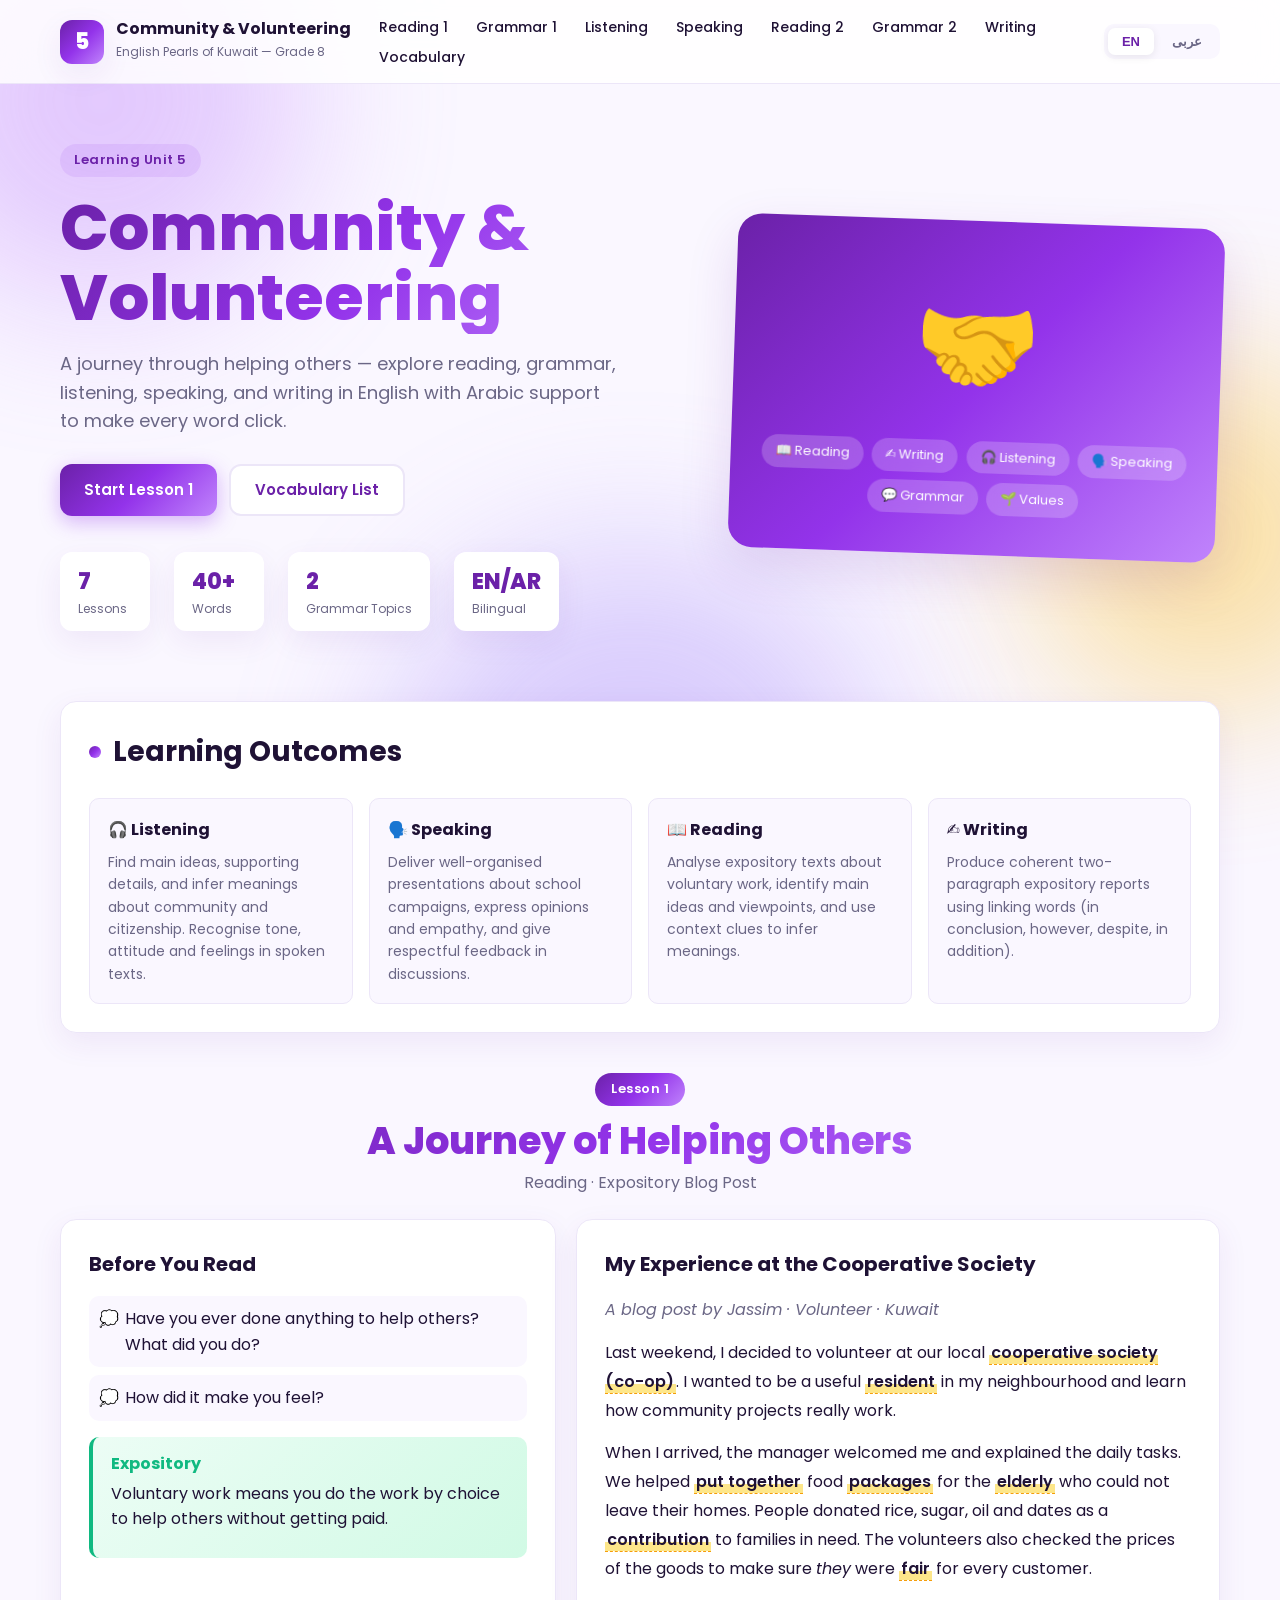
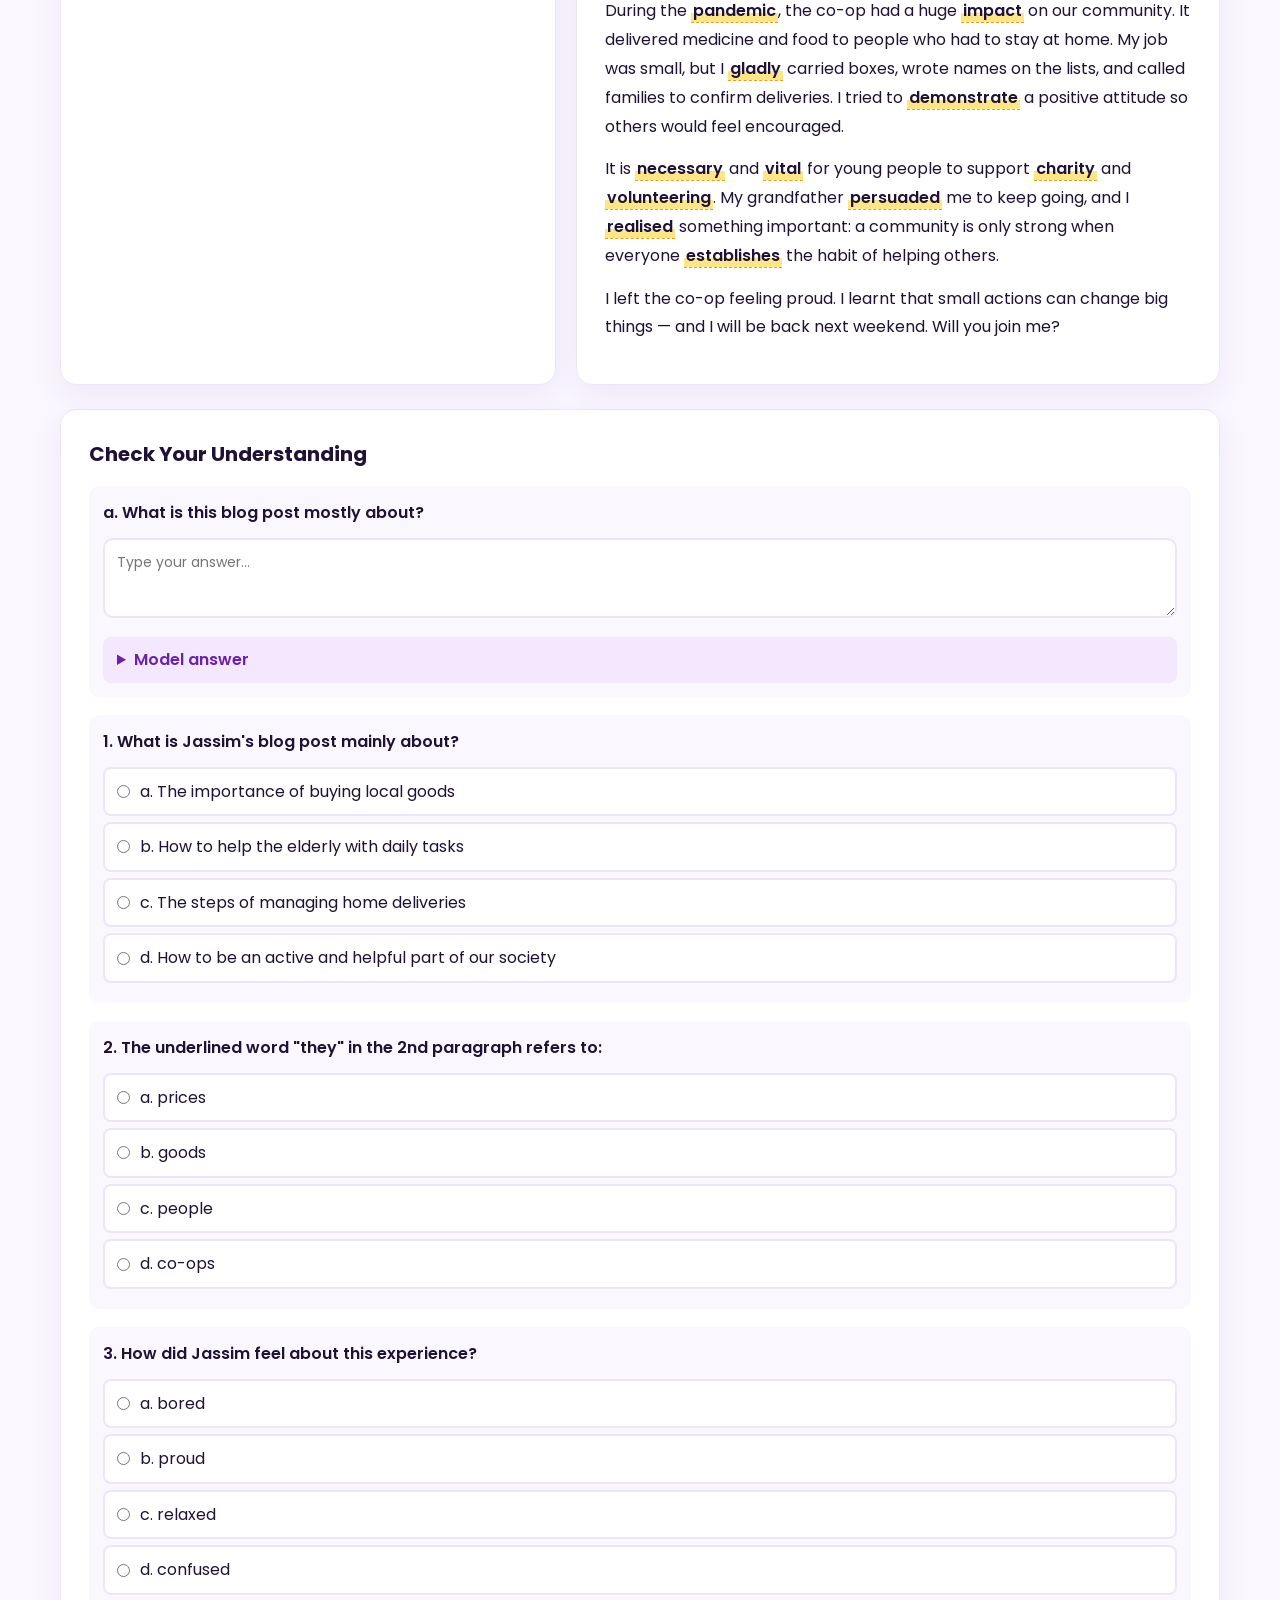
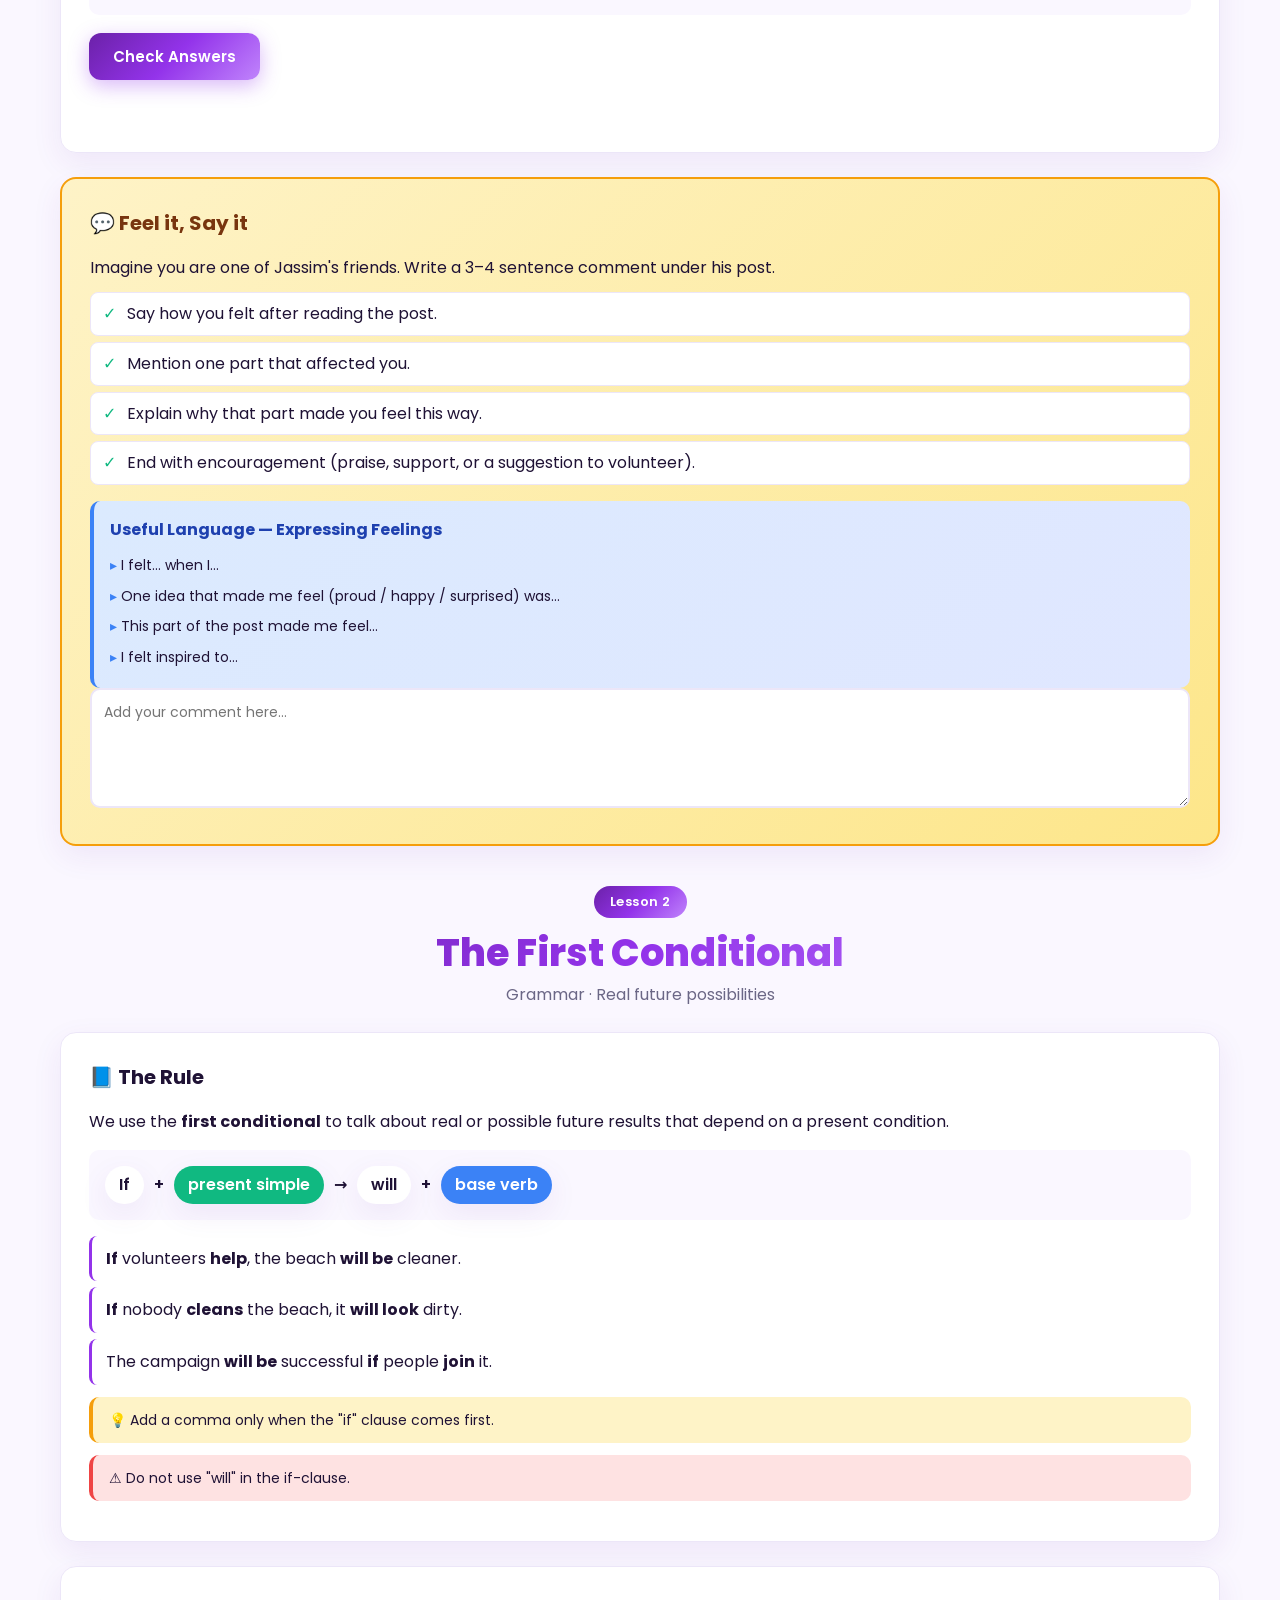
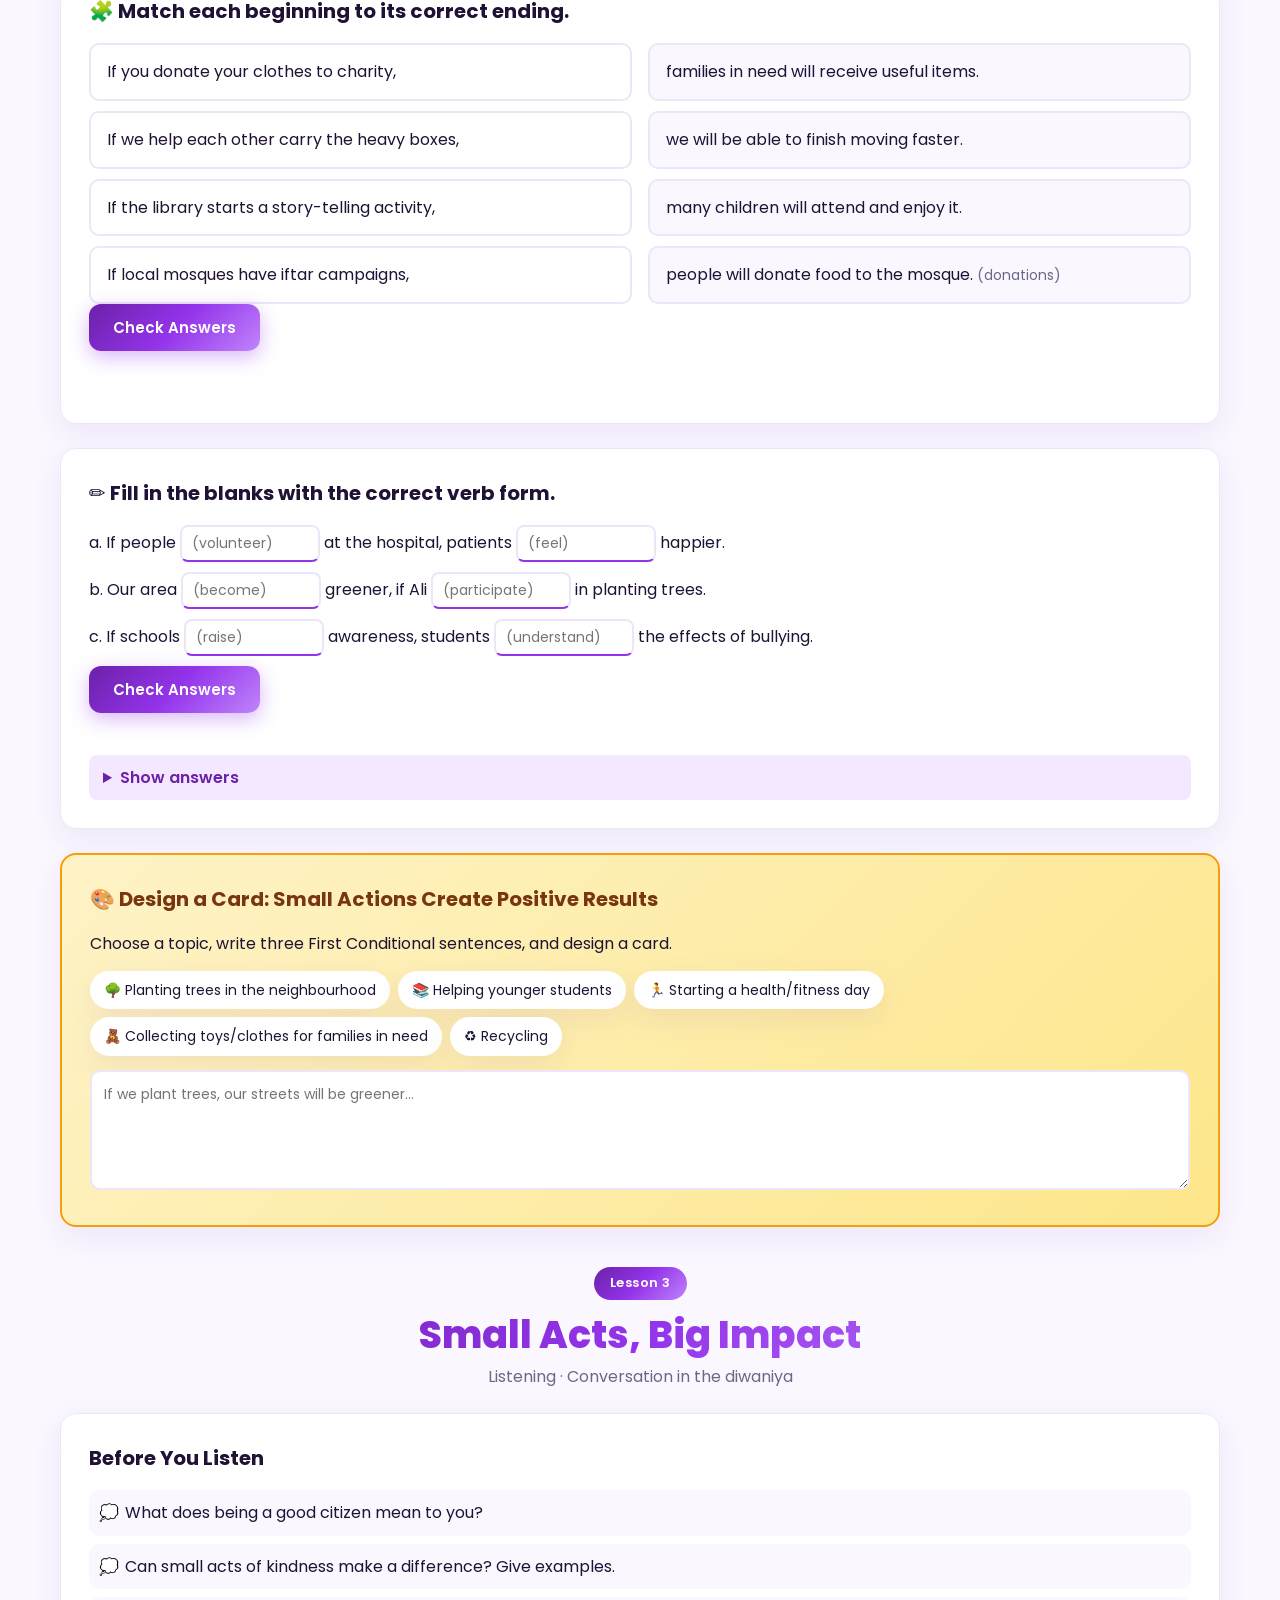
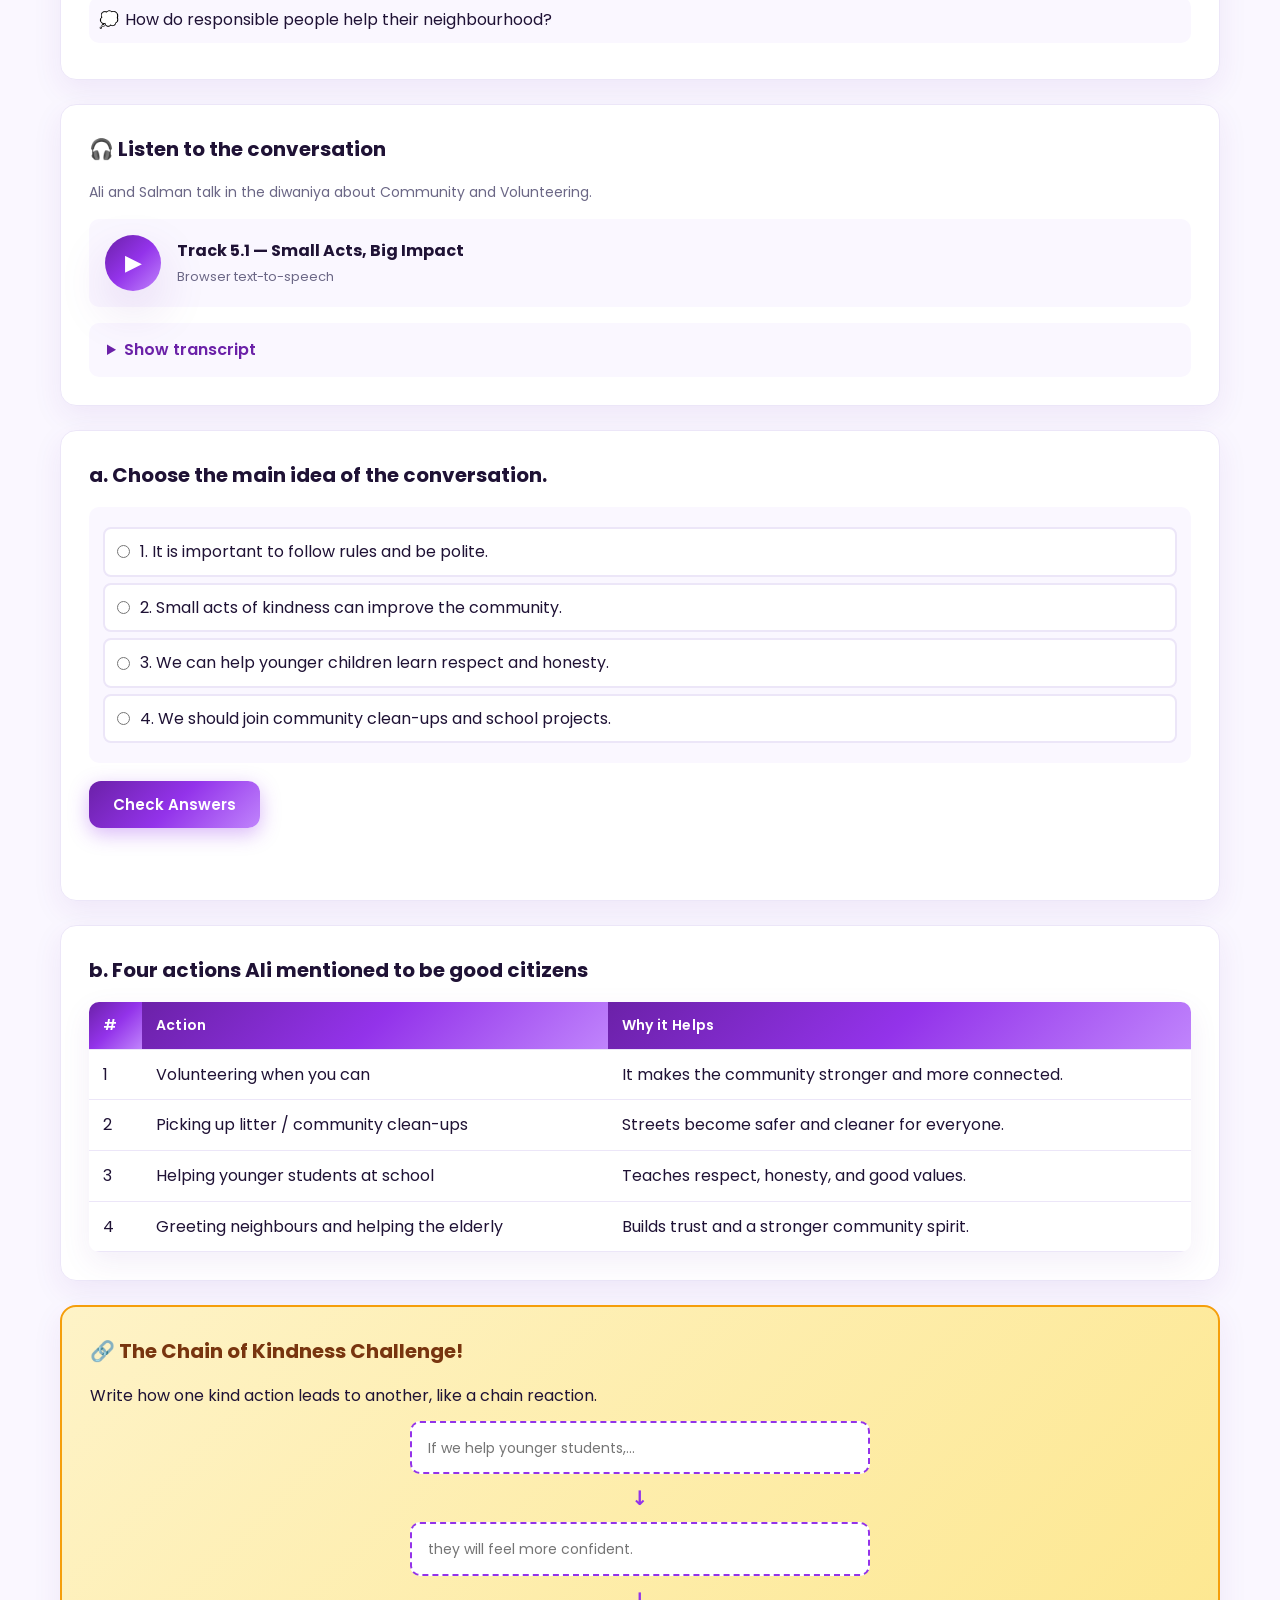
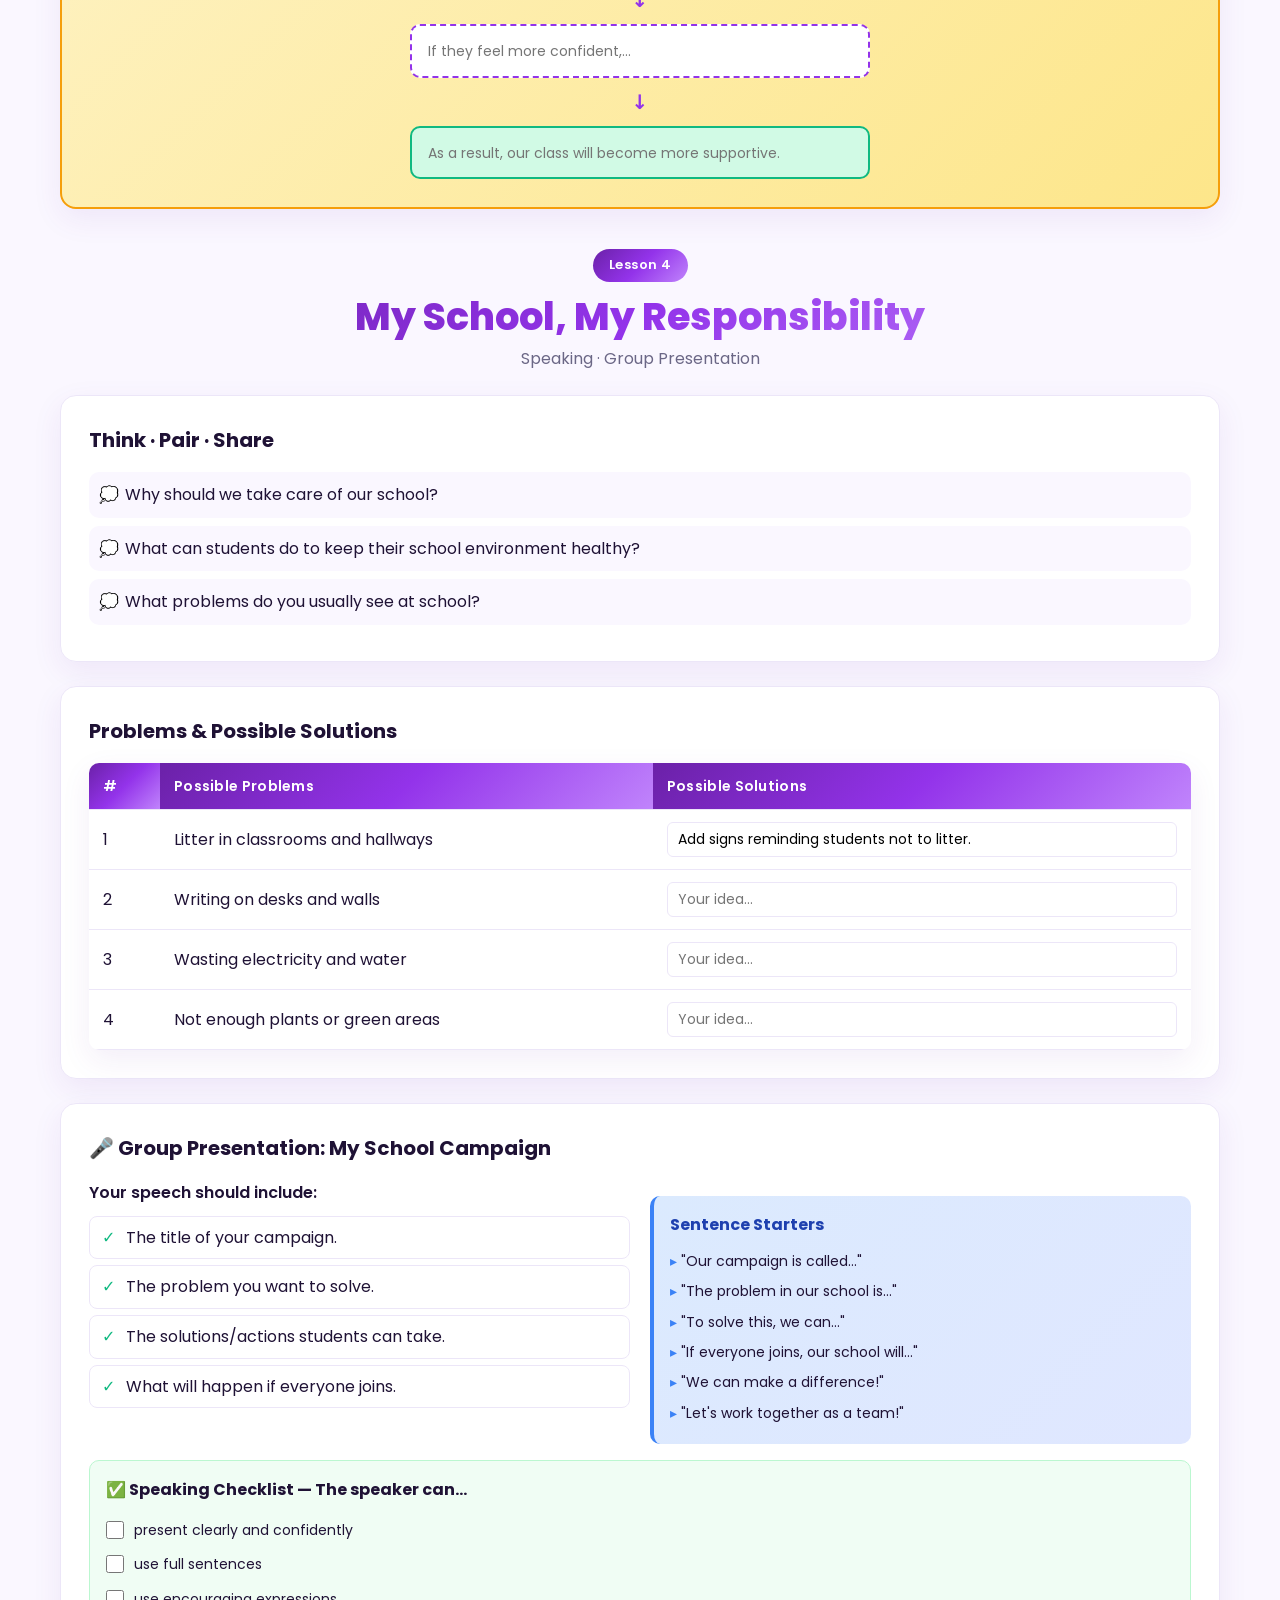
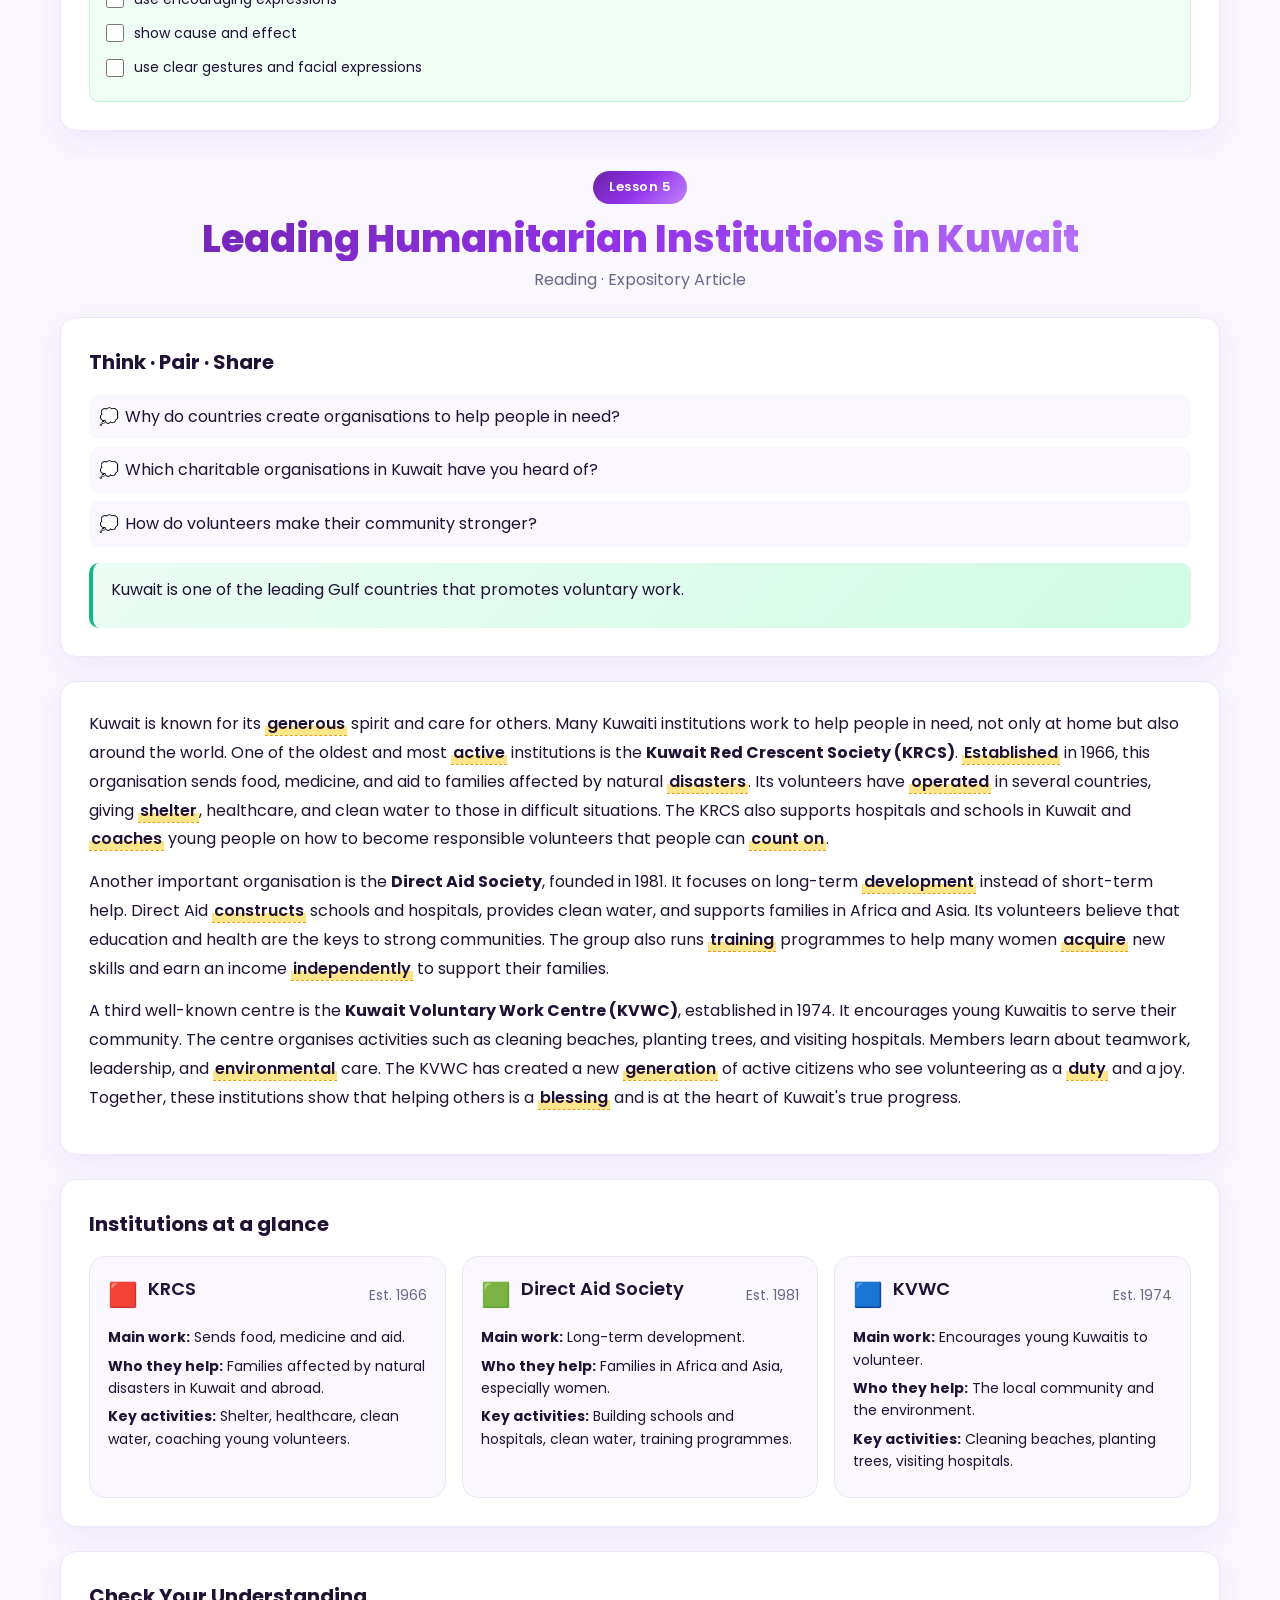
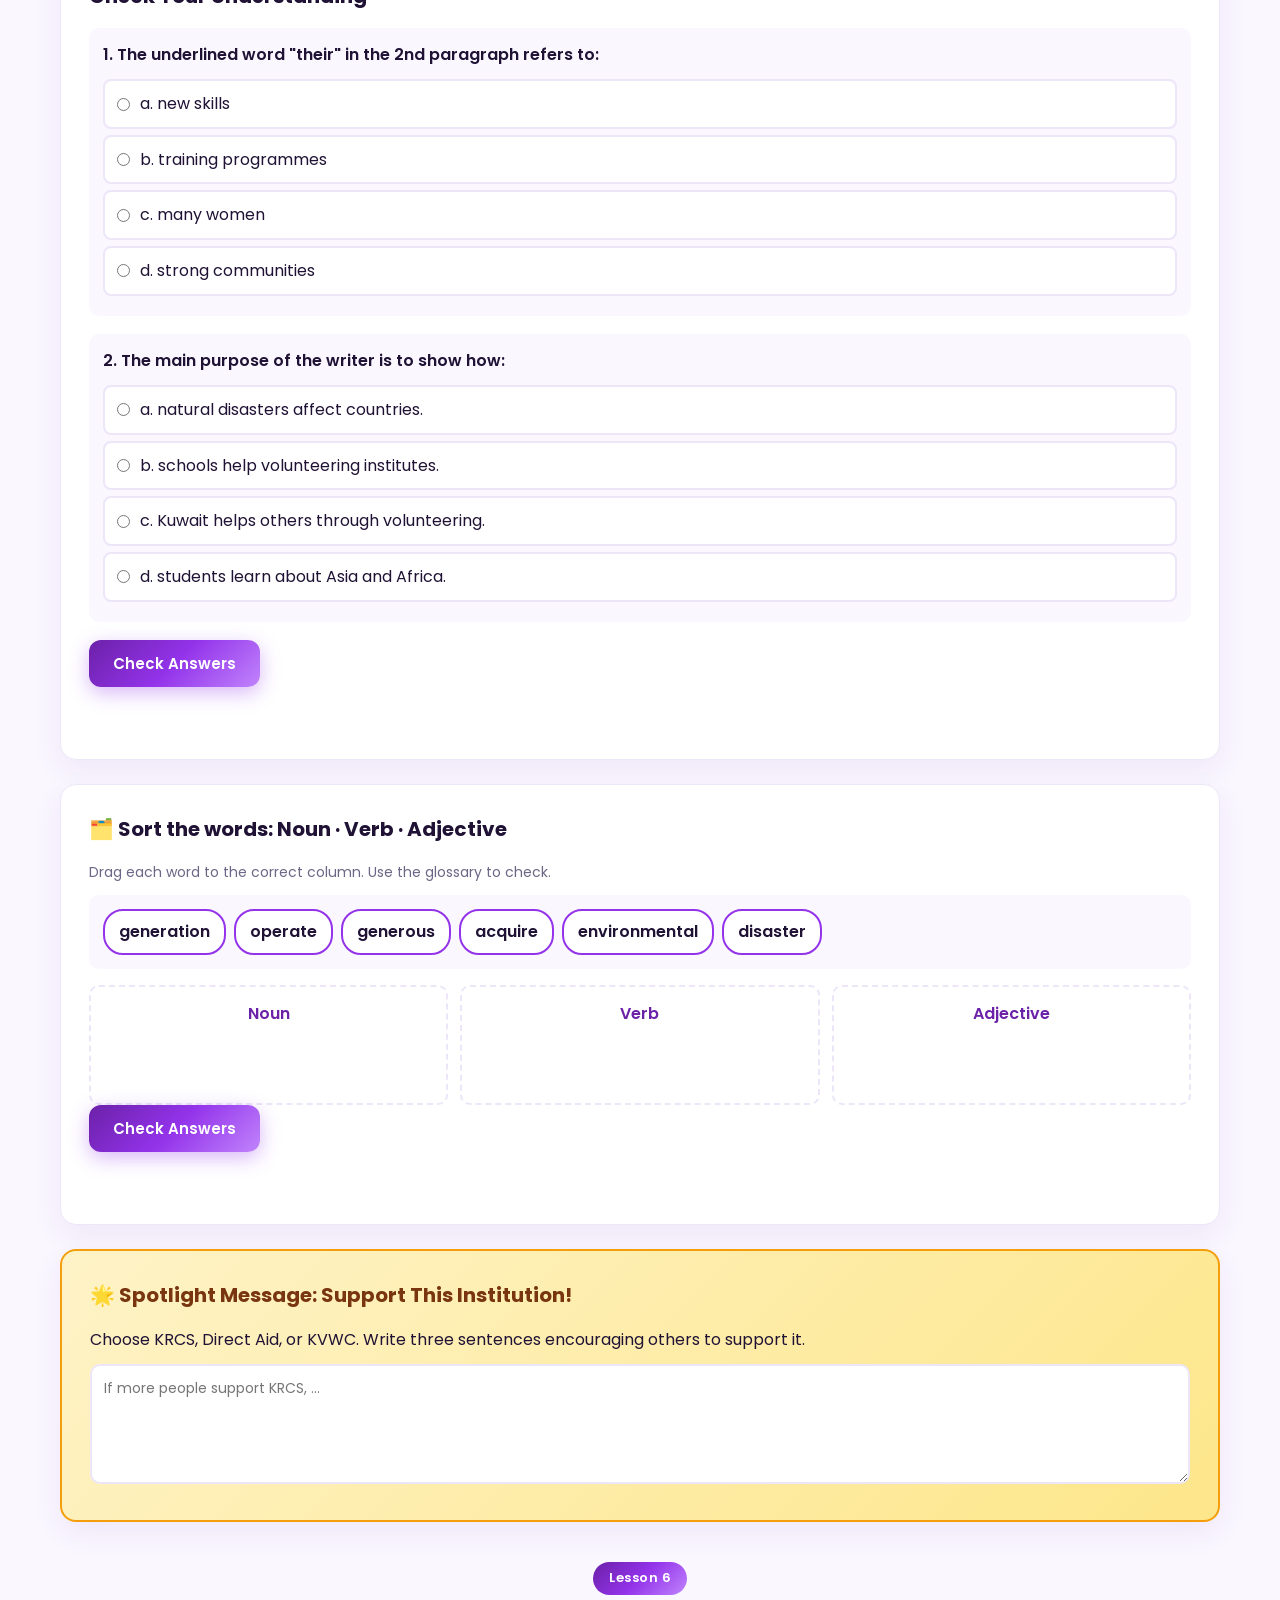
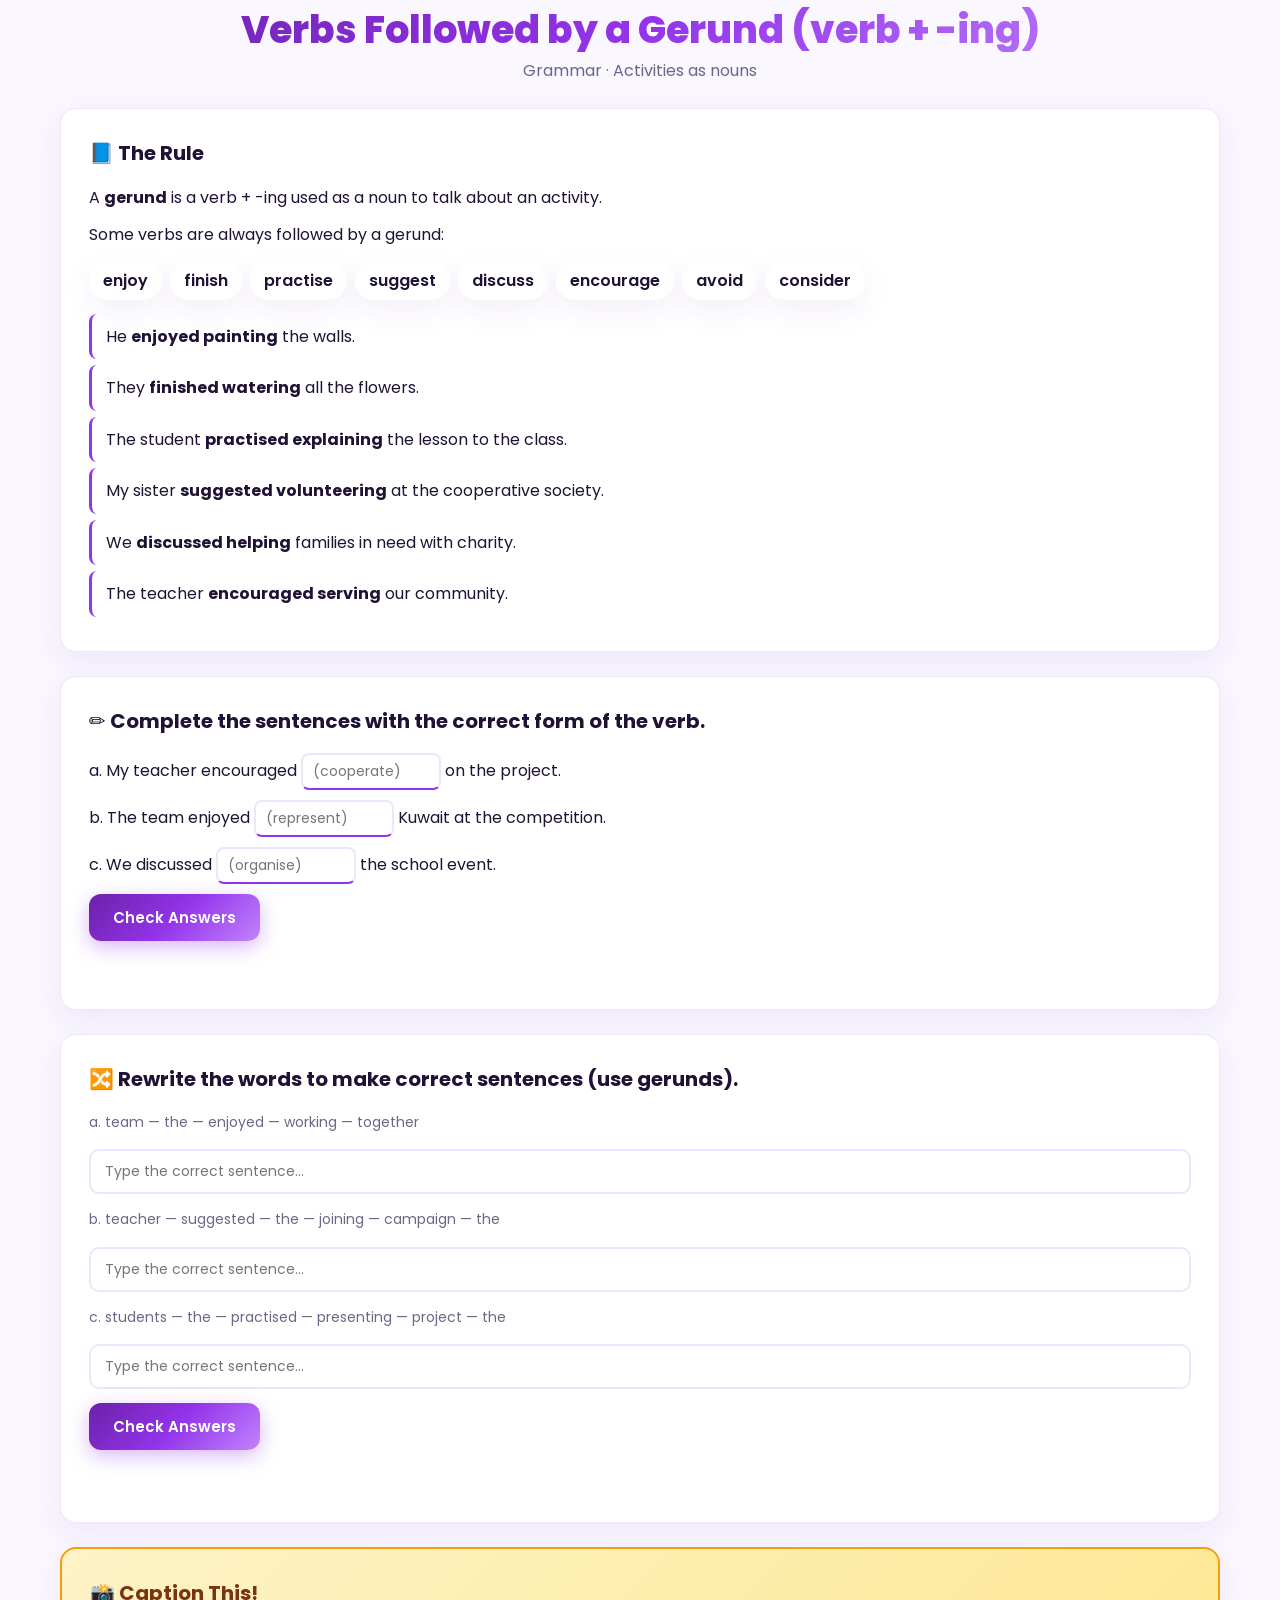
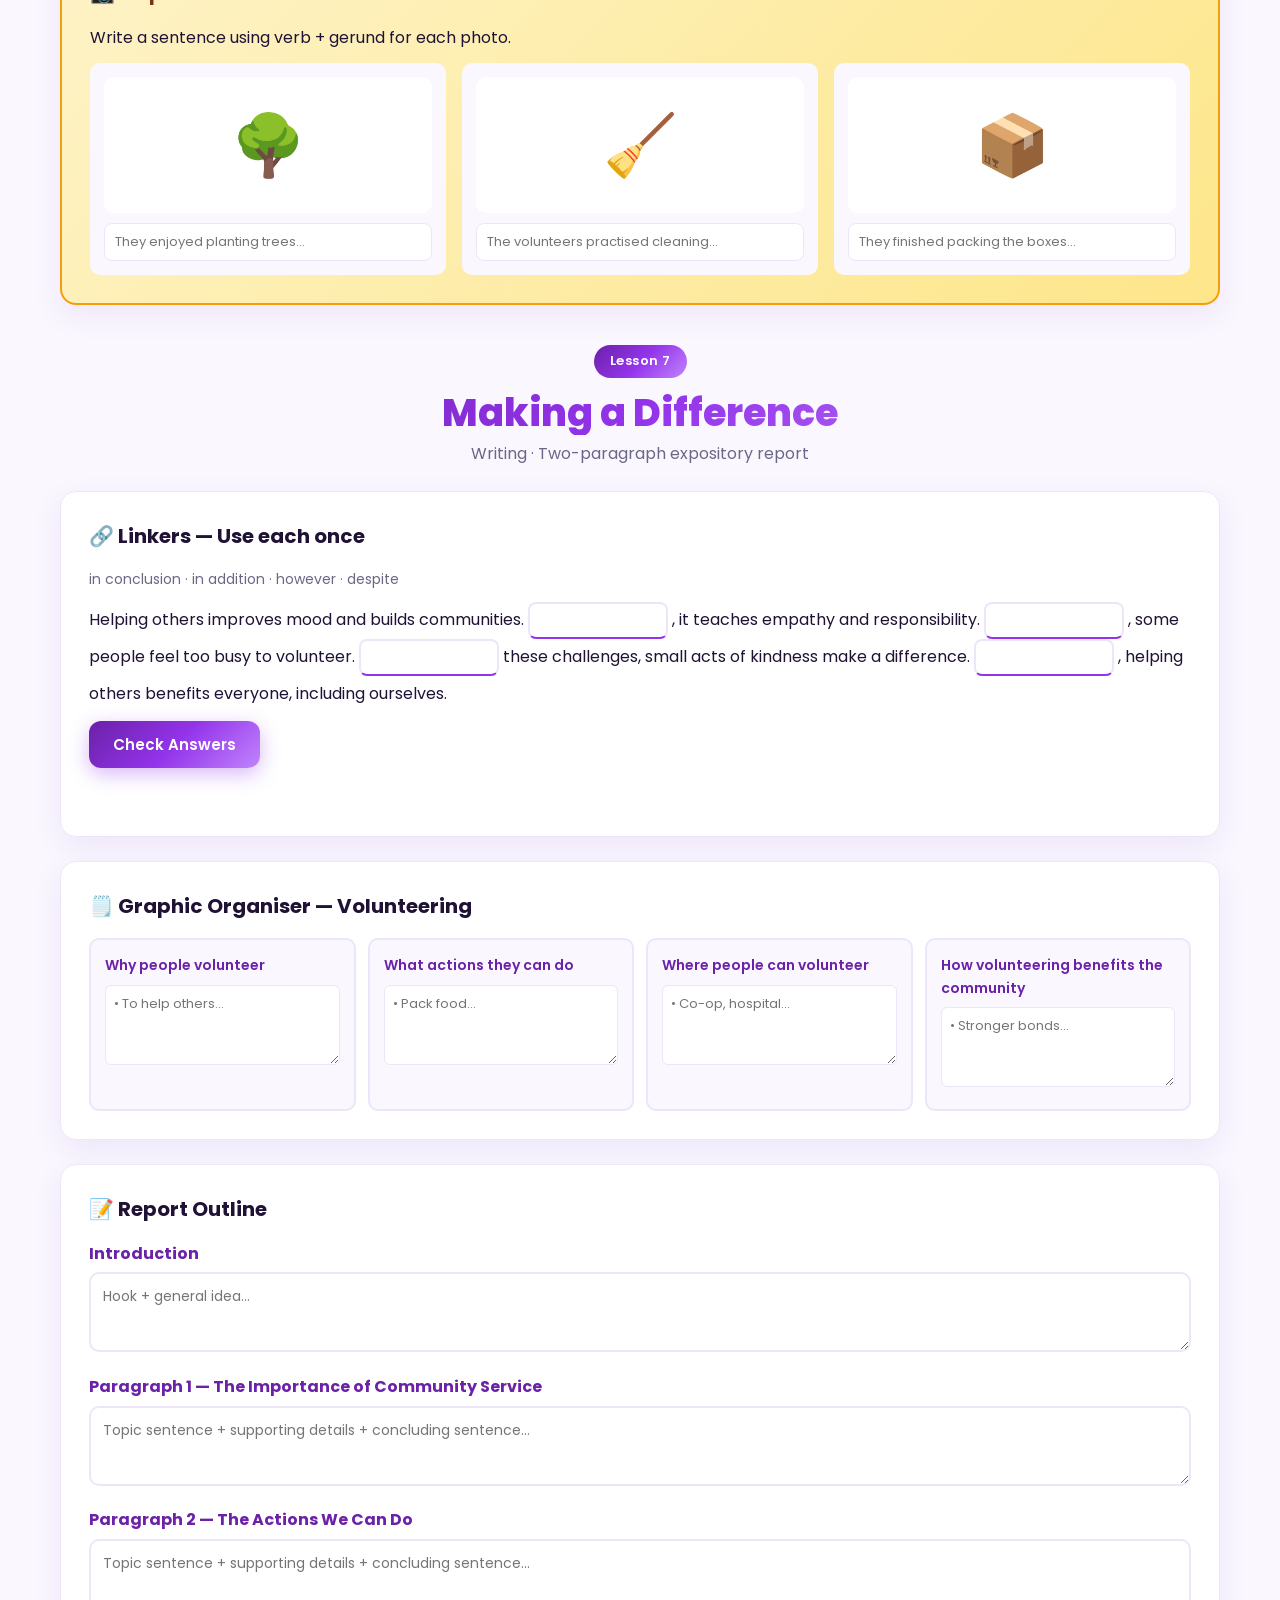
<file: unit-5/index.html>
<!DOCTYPE html>
<html lang="en" dir="ltr">
<head>
<meta charset="UTF-8" />
<meta name="viewport" content="width=device-width, initial-scale=1.0" />
<title>Unit 5 — Community & Volunteering | English Pearls of Kuwait</title>
<meta name="description" content="Interactive bilingual (EN/AR) learning website for Learning Unit 5: Community & Volunteering. English Pearls of Kuwait — Grade 8." />
<link rel="preconnect" href="https://fonts.googleapis.com">
<link rel="preconnect" href="https://fonts.gstatic.com" crossorigin>
<link href="https://fonts.googleapis.com/css2?family=Cairo:wght@400;600;700;800&family=Poppins:wght@300;400;500;600;700;800&display=swap" rel="stylesheet">
<link rel="stylesheet" href="assets/styles.css" />
<link rel="icon" href="data:image/svg+xml,%3Csvg xmlns='http://www.w3.org/2000/svg' viewBox='0 0 100 100'%3E%3Ctext y='.9em' font-size='90'%3E🤝%3C/text%3E%3C/svg%3E">
</head>
<body>

<!-- Decorative background -->
<div class="bg-orbs" aria-hidden="true">
  <span class="orb orb-1"></span>
  <span class="orb orb-2"></span>
  <span class="orb orb-3"></span>
</div>

<!-- Header / Nav -->
<header class="site-header">
  <div class="container nav-wrap">
    <a class="brand" href="#hero">
      <span class="brand-badge">5</span>
      <span class="brand-text">
        <strong data-i18n="brand.title">Community &amp; Volunteering</strong>
        <small data-i18n="brand.sub">English Pearls of Kuwait — Grade 8</small>
      </span>
    </a>

    <nav class="main-nav" aria-label="Lessons">
      <button class="nav-toggle" id="navToggle" aria-expanded="false" aria-label="Open menu">
        <span></span><span></span><span></span>
      </button>
      <ul id="navMenu">
        <li><a href="#lesson-1" data-i18n="nav.l1">Reading 1</a></li>
        <li><a href="#lesson-2" data-i18n="nav.l2">Grammar 1</a></li>
        <li><a href="#lesson-3" data-i18n="nav.l3">Listening</a></li>
        <li><a href="#lesson-4" data-i18n="nav.l4">Speaking</a></li>
        <li><a href="#lesson-5" data-i18n="nav.l5">Reading 2</a></li>
        <li><a href="#lesson-6" data-i18n="nav.l6">Grammar 2</a></li>
        <li><a href="#lesson-7" data-i18n="nav.l7">Writing</a></li>
        <li><a href="#vocab" data-i18n="nav.vocab">Vocabulary</a></li>
      </ul>
    </nav>

    <div class="lang-switch" role="group" aria-label="Language">
      <button class="lang-btn active" data-lang="en" aria-pressed="true">EN</button>
      <button class="lang-btn" data-lang="ar" aria-pressed="false">عربى</button>
    </div>
  </div>
</header>

<!-- Hero -->
<section id="hero" class="hero">
  <div class="container hero-inner">
    <div class="hero-text">
      <span class="kicker" data-i18n="hero.kicker">Learning Unit 5</span>
      <h1 data-i18n="hero.title">Community &amp; Volunteering</h1>
      <p class="lead" data-i18n="hero.lead">A journey through helping others — explore reading, grammar, listening, speaking, and writing in English with Arabic support to make every word click.</p>
      <div class="hero-cta">
        <a href="#lesson-1" class="btn btn-primary" data-i18n="hero.start">Start Lesson 1</a>
        <a href="#vocab" class="btn btn-ghost" data-i18n="hero.vocab">Vocabulary List</a>
      </div>
      <ul class="hero-stats" aria-label="Unit overview">
        <li><strong>7</strong><span data-i18n="hero.lessons">Lessons</span></li>
        <li><strong>40+</strong><span data-i18n="hero.words">Words</span></li>
        <li><strong>2</strong><span data-i18n="hero.grammar">Grammar Topics</span></li>
        <li><strong>EN/AR</strong><span data-i18n="hero.bilingual">Bilingual</span></li>
      </ul>
    </div>
    <div class="hero-card" aria-hidden="true">
      <div class="hero-card-emoji">🤝</div>
      <div class="hero-card-tags">
        <span>📖 Reading</span><span>✍️ Writing</span><span>🎧 Listening</span>
        <span>🗣️ Speaking</span><span>💬 Grammar</span><span>🌱 Values</span>
      </div>
    </div>
  </div>
</section>

<main class="container">

<!-- Learning Outcomes -->
<section class="card outcomes">
  <h2 class="section-title"><span class="dot"></span><span data-i18n="outcomes.title">Learning Outcomes</span></h2>
  <div class="outcome-grid">
    <article>
      <h3>🎧 <span data-i18n="outcomes.listen">Listening</span></h3>
      <p data-i18n="outcomes.listenDesc">Find main ideas, supporting details, and infer meanings about community and citizenship. Recognise tone, attitude and feelings in spoken texts.</p>
    </article>
    <article>
      <h3>🗣️ <span data-i18n="outcomes.speak">Speaking</span></h3>
      <p data-i18n="outcomes.speakDesc">Deliver well-organised presentations about school campaigns, express opinions and empathy, and give respectful feedback in discussions.</p>
    </article>
    <article>
      <h3>📖 <span data-i18n="outcomes.read">Reading</span></h3>
      <p data-i18n="outcomes.readDesc">Analyse expository texts about voluntary work, identify main ideas and viewpoints, and use context clues to infer meanings.</p>
    </article>
    <article>
      <h3>✍️ <span data-i18n="outcomes.write">Writing</span></h3>
      <p data-i18n="outcomes.writeDesc">Produce coherent two-paragraph expository reports using linking words (in conclusion, however, despite, in addition).</p>
    </article>
  </div>
</section>

<!-- LESSON 1 — Reading -->
<section id="lesson-1" class="lesson">
  <header class="lesson-head">
    <span class="lesson-num">Lesson 1</span>
    <h2><span data-i18n="l1.title">A Journey of Helping Others</span></h2>
    <p class="lesson-sub" data-i18n="l1.sub">Reading · Expository Blog Post</p>
  </header>

  <div class="lesson-grid">
    <div class="card">
      <h3 data-i18n="l1.before">Before You Read</h3>
      <ul class="discuss-list">
        <li data-i18n="l1.q1">Have you ever done anything to help others? What did you do?</li>
        <li data-i18n="l1.q2">How did it make you feel?</li>
      </ul>
      <div class="info-box">
        <strong data-i18n="l1.expoLabel">Expository</strong>
        <p data-i18n="l1.expo">Voluntary work means you do the work by choice to help others without getting paid.</p>
      </div>
    </div>

    <article class="card reading">
      <h3 data-i18n="l1.blogTitle">My Experience at the Cooperative Society</h3>
      <p class="reading-byline" data-i18n="l1.byline">A blog post by Jassim · Volunteer · Kuwait</p>

      <p data-i18n="l1.p1">Last weekend, I decided to volunteer at our local <em class="hl">cooperative society (co-op)</em>. I wanted to be a useful <em class="hl">resident</em> in my neighbourhood and learn how community projects really work.</p>

      <p data-i18n="l1.p2">When I arrived, the manager welcomed me and explained the daily tasks. We helped <em class="hl">put together</em> food <em class="hl">packages</em> for the <em class="hl">elderly</em> who could not leave their homes. People donated rice, sugar, oil and dates as a <em class="hl">contribution</em> to families in need. The volunteers also checked the prices of the goods to make sure <em>they</em> were <em class="hl">fair</em> for every customer.</p>

      <p data-i18n="l1.p3">During the <em class="hl">pandemic</em>, the co-op had a huge <em class="hl">impact</em> on our community. It delivered medicine and food to people who had to stay at home. My job was small, but I <em class="hl">gladly</em> carried boxes, wrote names on the lists, and called families to confirm deliveries. I tried to <em class="hl">demonstrate</em> a positive attitude so others would feel encouraged.</p>

      <p data-i18n="l1.p4">It is <em class="hl">necessary</em> and <em class="hl">vital</em> for young people to support <em class="hl">charity</em> and <em class="hl">volunteering</em>. My grandfather <em class="hl">persuaded</em> me to keep going, and I <em class="hl">realised</em> something important: a community is only strong when everyone <em class="hl">establishes</em> the habit of helping others.</p>

      <p data-i18n="l1.p5">I left the co-op feeling proud. I learnt that small actions can change big things — and I will be back next weekend. Will you join me?</p>
    </article>
  </div>

  <!-- Comprehension Quiz -->
  <div class="card">
    <h3 data-i18n="l1.checkTitle">Check Your Understanding</h3>

    <div class="quiz" data-quiz="l1">
      <div class="q">
        <p class="q-text" data-i18n="l1.qa">a. What is this blog post mostly about?</p>
        <textarea class="open-answer" placeholder="Type your answer..."></textarea>
        <details class="model"><summary data-i18n="ui.modelAnswer">Model answer</summary>
          <p data-i18n="l1.qaModel">It is mostly about how Jassim volunteered at his local cooperative society and how this helped him become an active and helpful part of his community.</p>
        </details>
      </div>

      <div class="q mcq" data-correct="d">
        <p class="q-text" data-i18n="l1.q_main">1. What is Jassim's blog post mainly about?</p>
        <label><input type="radio" name="l1_main" value="a"><span data-i18n="l1.q_main_a">a. The importance of buying local goods</span></label>
        <label><input type="radio" name="l1_main" value="b"><span data-i18n="l1.q_main_b">b. How to help the elderly with daily tasks</span></label>
        <label><input type="radio" name="l1_main" value="c"><span data-i18n="l1.q_main_c">c. The steps of managing home deliveries</span></label>
        <label><input type="radio" name="l1_main" value="d"><span data-i18n="l1.q_main_d">d. How to be an active and helpful part of our society</span></label>
      </div>

      <div class="q mcq" data-correct="b">
        <p class="q-text" data-i18n="l1.q_they">2. The underlined word "they" in the 2nd paragraph refers to:</p>
        <label><input type="radio" name="l1_they" value="a"><span>a. prices</span></label>
        <label><input type="radio" name="l1_they" value="b"><span>b. goods</span></label>
        <label><input type="radio" name="l1_they" value="c"><span>c. people</span></label>
        <label><input type="radio" name="l1_they" value="d"><span>d. co-ops</span></label>
      </div>

      <div class="q mcq" data-correct="b">
        <p class="q-text" data-i18n="l1.q_feel">3. How did Jassim feel about this experience?</p>
        <label><input type="radio" name="l1_feel" value="a"><span data-i18n="l1.q_feel_a">a. bored</span></label>
        <label><input type="radio" name="l1_feel" value="b"><span data-i18n="l1.q_feel_b">b. proud</span></label>
        <label><input type="radio" name="l1_feel" value="c"><span data-i18n="l1.q_feel_c">c. relaxed</span></label>
        <label><input type="radio" name="l1_feel" value="d"><span data-i18n="l1.q_feel_d">d. confused</span></label>
      </div>

      <button class="btn btn-primary check-quiz" data-i18n="ui.check">Check Answers</button>
      <p class="quiz-result" aria-live="polite"></p>
    </div>
  </div>

  <!-- Feel it, Say it -->
  <div class="card highlight">
    <h3>💬 <span data-i18n="l1.feelTitle">Feel it, Say it</span></h3>
    <p data-i18n="l1.feelInstr">Imagine you are one of Jassim's friends. Write a 3–4 sentence comment under his post.</p>
    <ul class="checklist">
      <li data-i18n="l1.feel1">Say how you felt after reading the post.</li>
      <li data-i18n="l1.feel2">Mention one part that affected you (a specific detail from the text).</li>
      <li data-i18n="l1.feel3">Explain why that part made you feel this way.</li>
      <li data-i18n="l1.feel4">End with encouragement (praise, support, or a suggestion to volunteer).</li>
    </ul>
    <div class="useful-language">
      <strong data-i18n="l1.useful">Useful Language — Expressing Feelings</strong>
      <ul>
        <li>I felt… when I…</li>
        <li>One idea that made me feel (proud / happy / surprised) was…</li>
        <li>This part of the post made me feel…</li>
        <li>I felt inspired to…</li>
      </ul>
    </div>
    <textarea class="open-answer big" placeholder="Add your comment here..."></textarea>
  </div>
</section>

<!-- LESSON 2 — Grammar -->
<section id="lesson-2" class="lesson">
  <header class="lesson-head">
    <span class="lesson-num">Lesson 2</span>
    <h2><span data-i18n="l2.title">The First Conditional</span></h2>
    <p class="lesson-sub" data-i18n="l2.sub">Grammar · Real future possibilities</p>
  </header>

  <div class="card">
    <h3 data-i18n="l2.ruleT">📘 The Rule</h3>
    <p data-i18n="l2.rule">We use the <strong>first conditional</strong> to talk about real or possible future results that depend on a present condition.</p>
    <div class="formula">
      <span class="chip">If</span> +
      <span class="chip green">present simple</span> →
      <span class="chip">will</span> +
      <span class="chip blue">base verb</span>
    </div>
    <ul class="examples">
      <li><strong>If</strong> volunteers <strong>help</strong>, the beach <strong>will be</strong> cleaner.</li>
      <li><strong>If</strong> nobody <strong>cleans</strong> the beach, it <strong>will look</strong> dirty.</li>
      <li>The campaign <strong>will be</strong> successful <strong>if</strong> people <strong>join</strong> it.</li>
    </ul>
    <div class="tip">
      💡 <span data-i18n="l2.tipComma">Add a comma only when the "if" clause comes first.</span>
    </div>
    <div class="warn">
      ⚠️ <span data-i18n="l2.tipWill">Do not use "will" in the if-clause: <span class="bad">If people will help…</span> ✓ <span class="good">If people help…</span></span>
    </div>
  </div>

  <!-- Matching exercise -->
  <div class="card">
    <h3 data-i18n="l2.matchT">🧩 Match each beginning to its correct ending.</h3>
    <div class="match" id="matchEx">
      <div class="match-col left">
        <div class="match-item" data-id="1" draggable="true">If you donate your clothes to charity,</div>
        <div class="match-item" data-id="2" draggable="true">If we help each other carry the heavy boxes,</div>
        <div class="match-item" data-id="3" draggable="true">If the library starts a story-telling activity,</div>
        <div class="match-item" data-id="4" draggable="true">If local mosques have iftar campaigns,</div>
      </div>
      <div class="match-col right">
        <div class="match-drop" data-accepts="4">families in need will receive useful items.</div>
        <div class="match-drop" data-accepts="2">we will be able to finish moving faster.</div>
        <div class="match-drop" data-accepts="3">many children will attend and enjoy it.</div>
        <div class="match-drop" data-accepts="1">people will donate food to the mosque. <span class="muted">(donations)</span></div>
      </div>
    </div>
    <button class="btn btn-primary check-match" data-i18n="ui.check">Check Match</button>
    <p class="match-result" aria-live="polite"></p>
  </div>

  <!-- Fill in the blanks -->
  <div class="card">
    <h3 data-i18n="l2.fillT">✏️ Fill in the blanks with the correct verb form.</h3>
    <div class="fill" data-fill="l2">
      <p>a. If people <input data-answer="volunteer" placeholder="(volunteer)"> at the hospital, patients <input data-answer="will feel|feel happier|will feel happier" placeholder="(feel)"> happier.</p>
      <p>b. Our area <input data-answer="will become|become greener" placeholder="(become)"> greener, if Ali <input data-answer="participates" placeholder="(participate)"> in planting trees.</p>
      <p>c. If schools <input data-answer="raise" placeholder="(raise)"> awareness, students <input data-answer="will understand" placeholder="(understand)"> the effects of bullying.</p>
      <button class="btn btn-primary check-fill" data-i18n="ui.check">Check</button>
      <p class="fill-result" aria-live="polite"></p>
      <details class="model"><summary data-i18n="ui.showAnswers">Show answers</summary>
        <ul>
          <li>a. <strong>volunteer</strong> … <strong>will feel</strong></li>
          <li>b. <strong>will become</strong> … <strong>participates</strong></li>
          <li>c. <strong>raise</strong> … <strong>will understand</strong></li>
        </ul>
      </details>
    </div>
  </div>

  <!-- Card design activity -->
  <div class="card highlight">
    <h3>🎨 <span data-i18n="l2.designT">Design a Card: Small Actions Create Positive Results</span></h3>
    <p data-i18n="l2.designP">Choose a topic, write three First Conditional sentences, and design a card.</p>
    <div class="topic-ideas">
      <span>🌳 Planting trees in the neighbourhood</span>
      <span>📚 Helping younger students</span>
      <span>🏃 Starting a health/fitness day</span>
      <span>🧸 Collecting toys/clothes for families in need</span>
      <span>♻️ Recycling</span>
    </div>
    <textarea class="open-answer big" placeholder="If we plant trees, our streets will be greener..."></textarea>
  </div>
</section>

<!-- LESSON 3 — Listening -->
<section id="lesson-3" class="lesson">
  <header class="lesson-head">
    <span class="lesson-num">Lesson 3</span>
    <h2><span data-i18n="l3.title">Small Acts, Big Impact</span></h2>
    <p class="lesson-sub" data-i18n="l3.sub">Listening · Conversation in the diwaniya</p>
  </header>

  <div class="card">
    <h3 data-i18n="l3.before">Before You Listen</h3>
    <ul class="discuss-list">
      <li data-i18n="l3.b1">What does being a good citizen mean to you?</li>
      <li data-i18n="l3.b2">Can small acts of kindness make a difference? Give examples.</li>
      <li data-i18n="l3.b3">How do responsible people help their neighbourhood?</li>
    </ul>
  </div>

  <div class="card">
    <h3>🎧 <span data-i18n="l3.audioT">Listen to the conversation</span></h3>
    <p class="muted" data-i18n="l3.audioSub">Ali and Salman talk in the diwaniya about Community and Volunteering.</p>

    <div class="player">
      <button class="play-btn" id="playL3" aria-label="Play"><span class="play-icon">▶</span></button>
      <div class="player-info">
        <strong>Track 5.1 — Small Acts, Big Impact</strong>
        <span class="muted" data-i18n="l3.tts">Browser text-to-speech</span>
      </div>
    </div>

    <details class="transcript">
      <summary data-i18n="l3.showTranscript">Show transcript</summary>
      <div id="transcriptL3" class="transcript-body">
        <p><strong>Salman:</strong> Hi Ali! I have been thinking — what does it really mean to be a good citizen?</p>
        <p><strong>Ali:</strong> Good question, Salman. For me, it means doing small things every day to help others. Volunteering, when you can, makes the community stronger and more connected.</p>
        <p><strong>Salman:</strong> Like joining a community clean-up?</p>
        <p><strong>Ali:</strong> Exactly. Picking up litter is a small act, but it has a big impact. The streets become safer and cleaner for everyone.</p>
        <p><strong>Salman:</strong> What about helping younger students at school?</p>
        <p><strong>Ali:</strong> Yes! When we help younger students, we teach them respect and honesty. That is how values pass from one generation to the next.</p>
        <p><strong>Salman:</strong> So even being polite to neighbours counts?</p>
        <p><strong>Ali:</strong> Absolutely. Greeting your neighbours, helping the elderly carry their bags, or visiting a sick friend — these small acts build trust. Honestly, I love volunteering. It makes me feel useful and proud of my community.</p>
        <p><strong>Salman:</strong> I will start with our school garden project this week!</p>
        <p><strong>Ali:</strong> Great! If everyone gives a little time, our community will become a better place for all.</p>
      </div>
    </details>
  </div>

  <!-- Main idea tick -->
  <div class="card">
    <h3 data-i18n="l3.mainT">a. Choose the main idea of the conversation.</h3>
    <div class="quiz" data-quiz="l3main">
      <div class="q mcq" data-correct="b">
        <label><input type="radio" name="l3main" value="a"><span>1. It is important to follow rules and be polite.</span></label>
        <label><input type="radio" name="l3main" value="b"><span>2. Small acts of kindness can improve the community.</span></label>
        <label><input type="radio" name="l3main" value="c"><span>3. We can help younger children learn respect and honesty.</span></label>
        <label><input type="radio" name="l3main" value="d"><span>4. We should join community clean-ups and school projects.</span></label>
      </div>
      <button class="btn btn-primary check-quiz" data-i18n="ui.check">Check</button>
      <p class="quiz-result" aria-live="polite"></p>
    </div>
  </div>

  <!-- Actions table -->
  <div class="card">
    <h3 data-i18n="l3.actionsT">b. Four actions Ali mentioned to be good citizens</h3>
    <table class="data-table">
      <thead>
        <tr><th>#</th><th data-i18n="l3.action">Action</th><th data-i18n="l3.why">Why it Helps</th></tr>
      </thead>
      <tbody>
        <tr><td>1</td><td>Volunteering when you can</td><td>It makes the community stronger and more connected.</td></tr>
        <tr><td>2</td><td>Picking up litter / community clean-ups</td><td>Streets become safer and cleaner for everyone.</td></tr>
        <tr><td>3</td><td>Helping younger students at school</td><td>Teaches respect, honesty, and good values.</td></tr>
        <tr><td>4</td><td>Greeting neighbours and helping the elderly</td><td>Builds trust and a stronger community spirit.</td></tr>
      </tbody>
    </table>
  </div>

  <!-- Chain of Kindness -->
  <div class="card highlight">
    <h3>🔗 <span data-i18n="l3.chainT">The Chain of Kindness Challenge!</span></h3>
    <p data-i18n="l3.chainP">Write how one kind action leads to another, like a chain reaction.</p>
    <div class="chain">
      <div class="chain-node">
        <input type="text" placeholder="If we help younger students,..." />
      </div>
      <div class="chain-arrow">↓</div>
      <div class="chain-node">
        <input type="text" placeholder="they will feel more confident." />
      </div>
      <div class="chain-arrow">↓</div>
      <div class="chain-node">
        <input type="text" placeholder="If they feel more confident,..." />
      </div>
      <div class="chain-arrow">↓</div>
      <div class="chain-node accent">
        <input type="text" placeholder="As a result, our class will become more supportive." />
      </div>
    </div>
  </div>
</section>

<!-- LESSON 4 — Speaking -->
<section id="lesson-4" class="lesson">
  <header class="lesson-head">
    <span class="lesson-num">Lesson 4</span>
    <h2><span data-i18n="l4.title">My School, My Responsibility</span></h2>
    <p class="lesson-sub" data-i18n="l4.sub">Speaking · Group Presentation</p>
  </header>

  <div class="card">
    <h3 data-i18n="l4.tps">Think · Pair · Share</h3>
    <ul class="discuss-list">
      <li data-i18n="l4.q1">Why should we take care of our school?</li>
      <li data-i18n="l4.q2">What can students do to keep their school environment healthy?</li>
      <li data-i18n="l4.q3">What problems do you usually see at school?</li>
    </ul>
  </div>

  <div class="card">
    <h3 data-i18n="l4.solveT">Problems &amp; Possible Solutions</h3>
    <table class="data-table editable">
      <thead><tr><th>#</th><th data-i18n="l4.problem">Possible Problems</th><th data-i18n="l4.solution">Possible Solutions</th></tr></thead>
      <tbody>
        <tr><td>1</td><td>Litter in classrooms and hallways</td><td><input type="text" value="Add signs reminding students not to litter."></td></tr>
        <tr><td>2</td><td>Writing on desks and walls</td><td><input type="text" placeholder="Your idea..."></td></tr>
        <tr><td>3</td><td>Wasting electricity and water</td><td><input type="text" placeholder="Your idea..."></td></tr>
        <tr><td>4</td><td>Not enough plants or green areas</td><td><input type="text" placeholder="Your idea..."></td></tr>
      </tbody>
    </table>
  </div>

  <div class="card">
    <h3>🎤 <span data-i18n="l4.campT">Group Presentation: My School Campaign</span></h3>
    <div class="lesson-grid two">
      <div>
        <h4 data-i18n="l4.includesT">Your speech should include:</h4>
        <ul class="checklist">
          <li data-i18n="l4.in1">The title of your campaign.</li>
          <li data-i18n="l4.in2">The problem you want to solve.</li>
          <li data-i18n="l4.in3">The solutions/actions students can take.</li>
          <li data-i18n="l4.in4">What will happen if everyone joins.</li>
        </ul>
      </div>
      <div class="useful-language">
        <strong data-i18n="l4.starters">Sentence Starters</strong>
        <ul>
          <li>"Our campaign is called…"</li>
          <li>"The problem in our school is…"</li>
          <li>"To solve this, we can…"</li>
          <li>"If everyone joins, our school will…"</li>
          <li>"We can make a difference!"</li>
          <li>"Let's work together as a team!"</li>
        </ul>
      </div>
    </div>

    <div class="checklist-box">
      <strong data-i18n="l4.checklistT">✅ Speaking Checklist — The speaker can…</strong>
      <label><input type="checkbox"> <span data-i18n="l4.c1">present clearly and confidently</span></label>
      <label><input type="checkbox"> <span data-i18n="l4.c2">use full sentences</span></label>
      <label><input type="checkbox"> <span data-i18n="l4.c3">use encouraging expressions</span></label>
      <label><input type="checkbox"> <span data-i18n="l4.c4">show cause and effect</span></label>
      <label><input type="checkbox"> <span data-i18n="l4.c5">use clear gestures and facial expressions</span></label>
    </div>
  </div>
</section>

<!-- LESSON 5 — Reading 2 -->
<section id="lesson-5" class="lesson">
  <header class="lesson-head">
    <span class="lesson-num">Lesson 5</span>
    <h2><span data-i18n="l5.title">Leading Humanitarian Institutions in Kuwait</span></h2>
    <p class="lesson-sub" data-i18n="l5.sub">Reading · Expository Article</p>
  </header>

  <div class="card">
    <h3 data-i18n="l5.tps">Think · Pair · Share</h3>
    <ul class="discuss-list">
      <li data-i18n="l5.q1">Why do countries create organisations to help people in need?</li>
      <li data-i18n="l5.q2">Which charitable organisations in Kuwait have you heard of? What do they do?</li>
      <li data-i18n="l5.q3">How do volunteers make their community stronger?</li>
    </ul>
    <div class="info-box">
      <p data-i18n="l5.fact">Kuwait is one of the leading Gulf countries that promotes voluntary work.</p>
    </div>
  </div>

  <article class="card reading">
    <p data-i18n="l5.p1">Kuwait is known for its <em class="hl">generous</em> spirit and care for others. Many Kuwaiti institutions work to help people in need, not only at home but also around the world. One of the oldest and most <em class="hl">active</em> institutions is the <strong>Kuwait Red Crescent Society (KRCS)</strong>. <em class="hl">Established</em> in 1966, this organisation sends food, medicine, and aid to families affected by natural <em class="hl">disasters</em>. Its volunteers have <em class="hl">operated</em> in several countries, giving <em class="hl">shelter</em>, healthcare, and clean water to those in difficult situations. The KRCS also supports hospitals and schools in Kuwait and <em class="hl">coaches</em> young people on how to become responsible volunteers that people can <em class="hl">count on</em>.</p>

    <p data-i18n="l5.p2">Another important organisation is the <strong>Direct Aid Society</strong>, founded in 1981. It focuses on long-term <em class="hl">development</em> instead of short-term help. Direct Aid <em class="hl">constructs</em> schools and hospitals, provides clean water, and supports families in Africa and Asia. Its volunteers believe that education and health are the keys to strong communities. The group also runs <em class="hl">training</em> programmes to help many women <em class="hl">acquire</em> new skills and earn an income <em class="hl">independently</em> to support their families.</p>

    <p data-i18n="l5.p3">A third well-known centre is the <strong>Kuwait Voluntary Work Centre (KVWC)</strong>, established in 1974. It encourages young Kuwaitis to serve their community. The centre organises activities such as cleaning beaches, planting trees, and visiting hospitals. Members learn about teamwork, leadership, and <em class="hl">environmental</em> care. The KVWC has created a new <em class="hl">generation</em> of active citizens who see volunteering as a <em class="hl">duty</em> and a joy. Together, these institutions show that helping others is a <em class="hl">blessing</em> and is at the heart of Kuwait's true progress.</p>
  </article>

  <!-- Institutions cards -->
  <div class="card">
    <h3 data-i18n="l5.tableT">Institutions at a glance</h3>
    <div class="orgs">
      <div class="org">
        <div class="org-head"><span class="org-flag">🟥</span><h4>KRCS</h4><span class="muted">Est. 1966</span></div>
        <p><strong data-i18n="l5.work">Main work:</strong> Sends food, medicine and aid.</p>
        <p><strong data-i18n="l5.who">Who they help:</strong> Families affected by natural disasters in Kuwait and abroad.</p>
        <p><strong data-i18n="l5.activities">Key activities:</strong> Shelter, healthcare, clean water, coaching young volunteers.</p>
      </div>
      <div class="org">
        <div class="org-head"><span class="org-flag">🟩</span><h4>Direct Aid Society</h4><span class="muted">Est. 1981</span></div>
        <p><strong data-i18n="l5.work">Main work:</strong> Long-term development.</p>
        <p><strong data-i18n="l5.who">Who they help:</strong> Families in Africa and Asia, especially women.</p>
        <p><strong data-i18n="l5.activities">Key activities:</strong> Building schools and hospitals, clean water, training programmes.</p>
      </div>
      <div class="org">
        <div class="org-head"><span class="org-flag">🟦</span><h4>KVWC</h4><span class="muted">Est. 1974</span></div>
        <p><strong data-i18n="l5.work">Main work:</strong> Encourages young Kuwaitis to volunteer.</p>
        <p><strong data-i18n="l5.who">Who they help:</strong> The local community and the environment.</p>
        <p><strong data-i18n="l5.activities">Key activities:</strong> Cleaning beaches, planting trees, visiting hospitals.</p>
      </div>
    </div>
  </div>

  <!-- Quiz L5 -->
  <div class="card">
    <h3 data-i18n="l5.checkT">Check Your Understanding</h3>
    <div class="quiz" data-quiz="l5">
      <div class="q mcq" data-correct="c">
        <p class="q-text" data-i18n="l5.qtheir">1. The underlined word "their" in the 2nd paragraph refers to:</p>
        <label><input type="radio" name="l5their" value="a"><span>a. new skills</span></label>
        <label><input type="radio" name="l5their" value="b"><span>b. training programmes</span></label>
        <label><input type="radio" name="l5their" value="c"><span>c. many women</span></label>
        <label><input type="radio" name="l5their" value="d"><span>d. strong communities</span></label>
      </div>
      <div class="q mcq" data-correct="c">
        <p class="q-text" data-i18n="l5.qpurpose">2. The main purpose of the writer is to show how:</p>
        <label><input type="radio" name="l5purpose" value="a"><span>a. natural disasters affect countries.</span></label>
        <label><input type="radio" name="l5purpose" value="b"><span>b. schools help volunteering institutes.</span></label>
        <label><input type="radio" name="l5purpose" value="c"><span>c. Kuwait helps others through volunteering.</span></label>
        <label><input type="radio" name="l5purpose" value="d"><span>d. students learn about Asia and Africa.</span></label>
      </div>
      <button class="btn btn-primary check-quiz" data-i18n="ui.check">Check</button>
      <p class="quiz-result" aria-live="polite"></p>
    </div>
  </div>

  <!-- Word sorting (drag) -->
  <div class="card">
    <h3 data-i18n="l5.sortT">🗂️ Sort the words: Noun · Verb · Adjective</h3>
    <p class="muted" data-i18n="l5.sortP">Drag each word to the correct column. Use the glossary to check.</p>
    <div class="sort-bank" id="sortBank">
      <span class="sort-word" draggable="true" data-cat="noun">generation</span>
      <span class="sort-word" draggable="true" data-cat="verb">operate</span>
      <span class="sort-word" draggable="true" data-cat="adjective">generous</span>
      <span class="sort-word" draggable="true" data-cat="verb">acquire</span>
      <span class="sort-word" draggable="true" data-cat="adjective">environmental</span>
      <span class="sort-word" draggable="true" data-cat="noun">disaster</span>
    </div>
    <div class="sort-cols">
      <div class="sort-drop" data-cat="noun"><h4>Noun</h4></div>
      <div class="sort-drop" data-cat="verb"><h4>Verb</h4></div>
      <div class="sort-drop" data-cat="adjective"><h4>Adjective</h4></div>
    </div>
    <button class="btn btn-primary" id="checkSort" data-i18n="ui.check">Check Sorting</button>
    <p class="sort-result" aria-live="polite"></p>
  </div>

  <!-- Spotlight Message -->
  <div class="card highlight">
    <h3>🌟 <span data-i18n="l5.spotT">Spotlight Message: Support This Institution!</span></h3>
    <p data-i18n="l5.spotP">Choose KRCS, Direct Aid, or KVWC. Write three sentences encouraging others to support it: one reason, one benefit, and one first conditional sentence.</p>
    <textarea class="open-answer big" placeholder="If more people support KRCS, ..."></textarea>
  </div>
</section>

<!-- LESSON 6 — Grammar 2 -->
<section id="lesson-6" class="lesson">
  <header class="lesson-head">
    <span class="lesson-num">Lesson 6</span>
    <h2><span data-i18n="l6.title">Verbs Followed by a Gerund (verb + -ing)</span></h2>
    <p class="lesson-sub" data-i18n="l6.sub">Grammar · Activities as nouns</p>
  </header>

  <div class="card">
    <h3 data-i18n="l6.ruleT">📘 The Rule</h3>
    <p data-i18n="l6.rule">A <strong>gerund</strong> is a verb + <em>-ing</em> used as a noun to talk about an activity (swimming, reading, playing…).</p>
    <p data-i18n="l6.after">Some verbs are always followed by a gerund:</p>
    <div class="chips">
      <span class="chip">enjoy</span>
      <span class="chip">finish</span>
      <span class="chip">practise</span>
      <span class="chip">suggest</span>
      <span class="chip">discuss</span>
      <span class="chip">encourage</span>
      <span class="chip">avoid</span>
      <span class="chip">consider</span>
    </div>
    <ul class="examples">
      <li>He <strong>enjoyed painting</strong> the walls.</li>
      <li>They <strong>finished watering</strong> all the flowers.</li>
      <li>The student <strong>practised explaining</strong> the lesson to the class.</li>
      <li>My sister <strong>suggested volunteering</strong> at the cooperative society.</li>
      <li>We <strong>discussed helping</strong> families in need with charity.</li>
      <li>The teacher <strong>encouraged serving</strong> our community.</li>
    </ul>
  </div>

  <!-- Fill -->
  <div class="card">
    <h3 data-i18n="l6.fillT">✏️ Complete the sentences with the correct form of the verb.</h3>
    <div class="fill" data-fill="l6">
      <p>a. My teacher encouraged <input data-answer="cooperating" placeholder="(cooperate)"> on the project.</p>
      <p>b. The team enjoyed <input data-answer="representing" placeholder="(represent)"> Kuwait at the competition.</p>
      <p>c. We discussed <input data-answer="organising|organizing" placeholder="(organise)"> the school event.</p>
      <button class="btn btn-primary check-fill" data-i18n="ui.check">Check</button>
      <p class="fill-result" aria-live="polite"></p>
    </div>
  </div>

  <!-- Reorder -->
  <div class="card">
    <h3 data-i18n="l6.reorderT">🔀 Rewrite the words to make correct sentences (use gerunds).</h3>
    <div class="reorder">
      <div class="reorder-q" data-correct="The team enjoyed working together.">
        <p class="muted">a. team — the — enjoyed — working — together</p>
        <input type="text" placeholder="Type the correct sentence...">
      </div>
      <div class="reorder-q" data-correct="The teacher suggested joining the campaign.">
        <p class="muted">b. teacher — suggested — the — joining — campaign — the</p>
        <input type="text" placeholder="Type the correct sentence...">
      </div>
      <div class="reorder-q" data-correct="The students practised presenting the project.">
        <p class="muted">c. students — the — practised — presenting — project — the</p>
        <input type="text" placeholder="Type the correct sentence...">
      </div>
      <button class="btn btn-primary check-reorder" data-i18n="ui.check">Check</button>
      <p class="reorder-result" aria-live="polite"></p>
    </div>
  </div>

  <!-- Caption this -->
  <div class="card highlight">
    <h3>📸 <span data-i18n="l6.capT">Caption This!</span></h3>
    <p data-i18n="l6.capP">Write a sentence using verb + gerund for each photo.</p>
    <div class="caption-grid">
      <figure>
        <div class="ph">🌳</div>
        <figcaption><input type="text" placeholder="They enjoyed planting trees..."></figcaption>
      </figure>
      <figure>
        <div class="ph">🧹</div>
        <figcaption><input type="text" placeholder="The volunteers practised cleaning..."></figcaption>
      </figure>
      <figure>
        <div class="ph">📦</div>
        <figcaption><input type="text" placeholder="They finished packing the boxes..."></figcaption>
      </figure>
    </div>
  </div>
</section>

<!-- LESSON 7 — Writing -->
<section id="lesson-7" class="lesson">
  <header class="lesson-head">
    <span class="lesson-num">Lesson 7</span>
    <h2><span data-i18n="l7.title">Making a Difference</span></h2>
    <p class="lesson-sub" data-i18n="l7.sub">Writing · Two-paragraph expository report</p>
  </header>

  <div class="card">
    <h3 data-i18n="l7.linkersT">🔗 Linkers — Use each once</h3>
    <p class="muted">in conclusion · in addition · however · despite</p>
    <div class="fill" data-fill="l7" data-mode="words">
      <p>Helping others improves mood and builds communities. <input data-answer="In addition"> , it teaches empathy and responsibility. <input data-answer="However"> , some people feel too busy to volunteer. <input data-answer="Despite"> these challenges, small acts of kindness make a difference. <input data-answer="In conclusion"> , helping others benefits everyone, including ourselves.</p>
      <button class="btn btn-primary check-fill" data-i18n="ui.check">Check</button>
      <p class="fill-result" aria-live="polite"></p>
    </div>
  </div>

  <div class="card">
    <h3 data-i18n="l7.organiserT">🗒️ Graphic Organiser — Volunteering</h3>
    <div class="organiser">
      <div class="organiser-cell"><h4 data-i18n="l7.why">Why people volunteer</h4><textarea placeholder="• To help others..."></textarea></div>
      <div class="organiser-cell"><h4 data-i18n="l7.what">What actions they can do</h4><textarea placeholder="• Pack food..."></textarea></div>
      <div class="organiser-cell"><h4 data-i18n="l7.where">Where people can volunteer</h4><textarea placeholder="• Co-op, hospital..."></textarea></div>
      <div class="organiser-cell"><h4 data-i18n="l7.benefit">How volunteering benefits the community</h4><textarea placeholder="• Stronger bonds..."></textarea></div>
    </div>
  </div>

  <div class="card">
    <h3 data-i18n="l7.outlineT">📝 Report Outline</h3>
    <div class="outline">
      <label><strong data-i18n="l7.intro">Introduction</strong>
        <textarea placeholder="Hook + general idea..."></textarea>
      </label>
      <label><strong>Paragraph 1 — <span data-i18n="l7.p1t">The Importance of Community Service</span></strong>
        <textarea placeholder="Topic sentence + supporting details + concluding sentence..."></textarea>
      </label>
      <label><strong>Paragraph 2 — <span data-i18n="l7.p2t">The Actions We Can Do</span></strong>
        <textarea placeholder="Topic sentence + supporting details + concluding sentence..."></textarea>
      </label>
      <label><strong data-i18n="l7.concl">Conclusion</strong>
        <textarea placeholder="Final thought + call to action..."></textarea>
      </label>
    </div>

    <div class="checklist-box">
      <strong data-i18n="l7.editT">✅ Editing checklist</strong>
      <label><input type="checkbox"> <span data-i18n="l7.e1">Clear introduction and conclusion?</span></label>
      <label><input type="checkbox"> <span data-i18n="l7.e2">Two paragraphs with strong topic sentences?</span></label>
      <label><input type="checkbox"> <span data-i18n="l7.e3">Linking words used clearly? (but, although, however…)</span></label>
      <label><input type="checkbox"> <span data-i18n="l7.e4">Spelling and punctuation checked?</span></label>
    </div>

    <button class="btn btn-primary" id="downloadReport" data-i18n="l7.download">⬇️ Download My Report</button>
  </div>
</section>

<!-- VOCAB & GLOSSARY -->
<section id="vocab" class="lesson">
  <header class="lesson-head">
    <span class="lesson-num" data-i18n="vocab.label">Vocabulary</span>
    <h2><span data-i18n="vocab.title">Glossary — EN ↔ AR</span></h2>
    <p class="lesson-sub" data-i18n="vocab.sub">Click any card to flip · search in English or Arabic</p>
  </header>

  <div class="card">
    <div class="vocab-toolbar">
      <input type="search" id="vocabSearch" placeholder="Search words..." />
      <div class="vocab-filters">
        <button class="filter-btn active" data-filter="all">All</button>
        <button class="filter-btn" data-filter="noun">Nouns</button>
        <button class="filter-btn" data-filter="verb">Verbs</button>
        <button class="filter-btn" data-filter="adjective">Adjectives</button>
        <button class="filter-btn" data-filter="adverb">Adverbs</button>
        <button class="filter-btn" data-filter="phrasal">Phrasal Verbs</button>
      </div>
    </div>
    <div class="vocab-grid" id="vocabGrid"><!-- cards rendered by JS --></div>
  </div>

  <!-- Flashcards -->
  <div class="card highlight">
    <h3>🧠 <span data-i18n="vocab.flashT">Flashcards Practice</span></h3>
    <div class="flash">
      <div class="flash-card" id="flashCard">
        <div class="flash-front"><span id="flashEn">word</span><small class="muted" id="flashType">noun</small></div>
        <div class="flash-back"><span id="flashAr">معنى</span></div>
      </div>
      <div class="flash-controls">
        <button class="btn btn-ghost" id="flashPrev">←</button>
        <button class="btn btn-primary" id="flashFlip" data-i18n="vocab.flip">Flip</button>
        <button class="btn btn-ghost" id="flashNext">→</button>
      </div>
      <p class="muted center"><span id="flashIdx">1</span> / <span id="flashTotal">40</span></p>
    </div>
  </div>
</section>

</main>

<footer class="site-footer">
  <div class="container">
    <p>© <span id="year"></span> English Pearls of Kuwait — Grade 8 · Learning Unit 5</p>
    <p class="muted" data-i18n="footer.note">Made for interactive bilingual learning (EN/AR).</p>
  </div>
</footer>

<button id="toTop" aria-label="Back to top">↑</button>

<script src="assets/data.js"></script>
<script src="assets/app.js"></script>
</body>
</html>
</file>
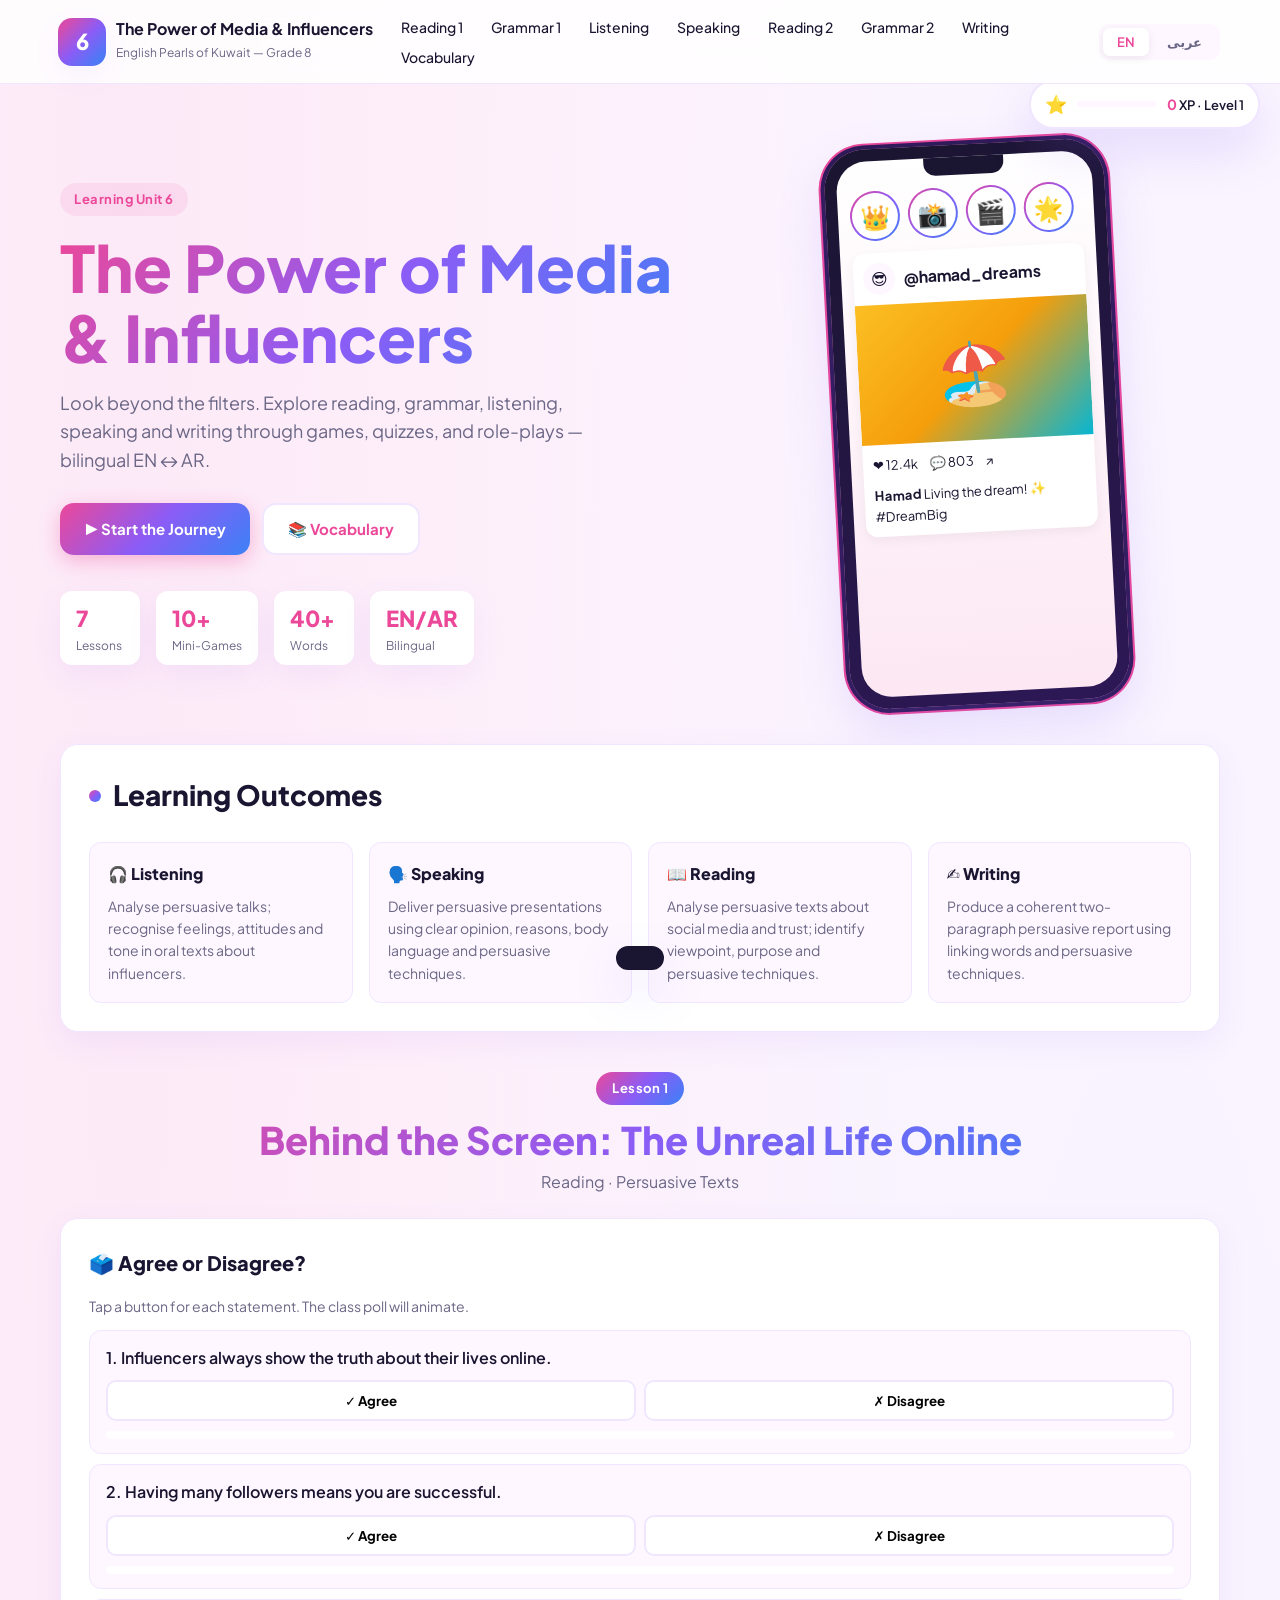
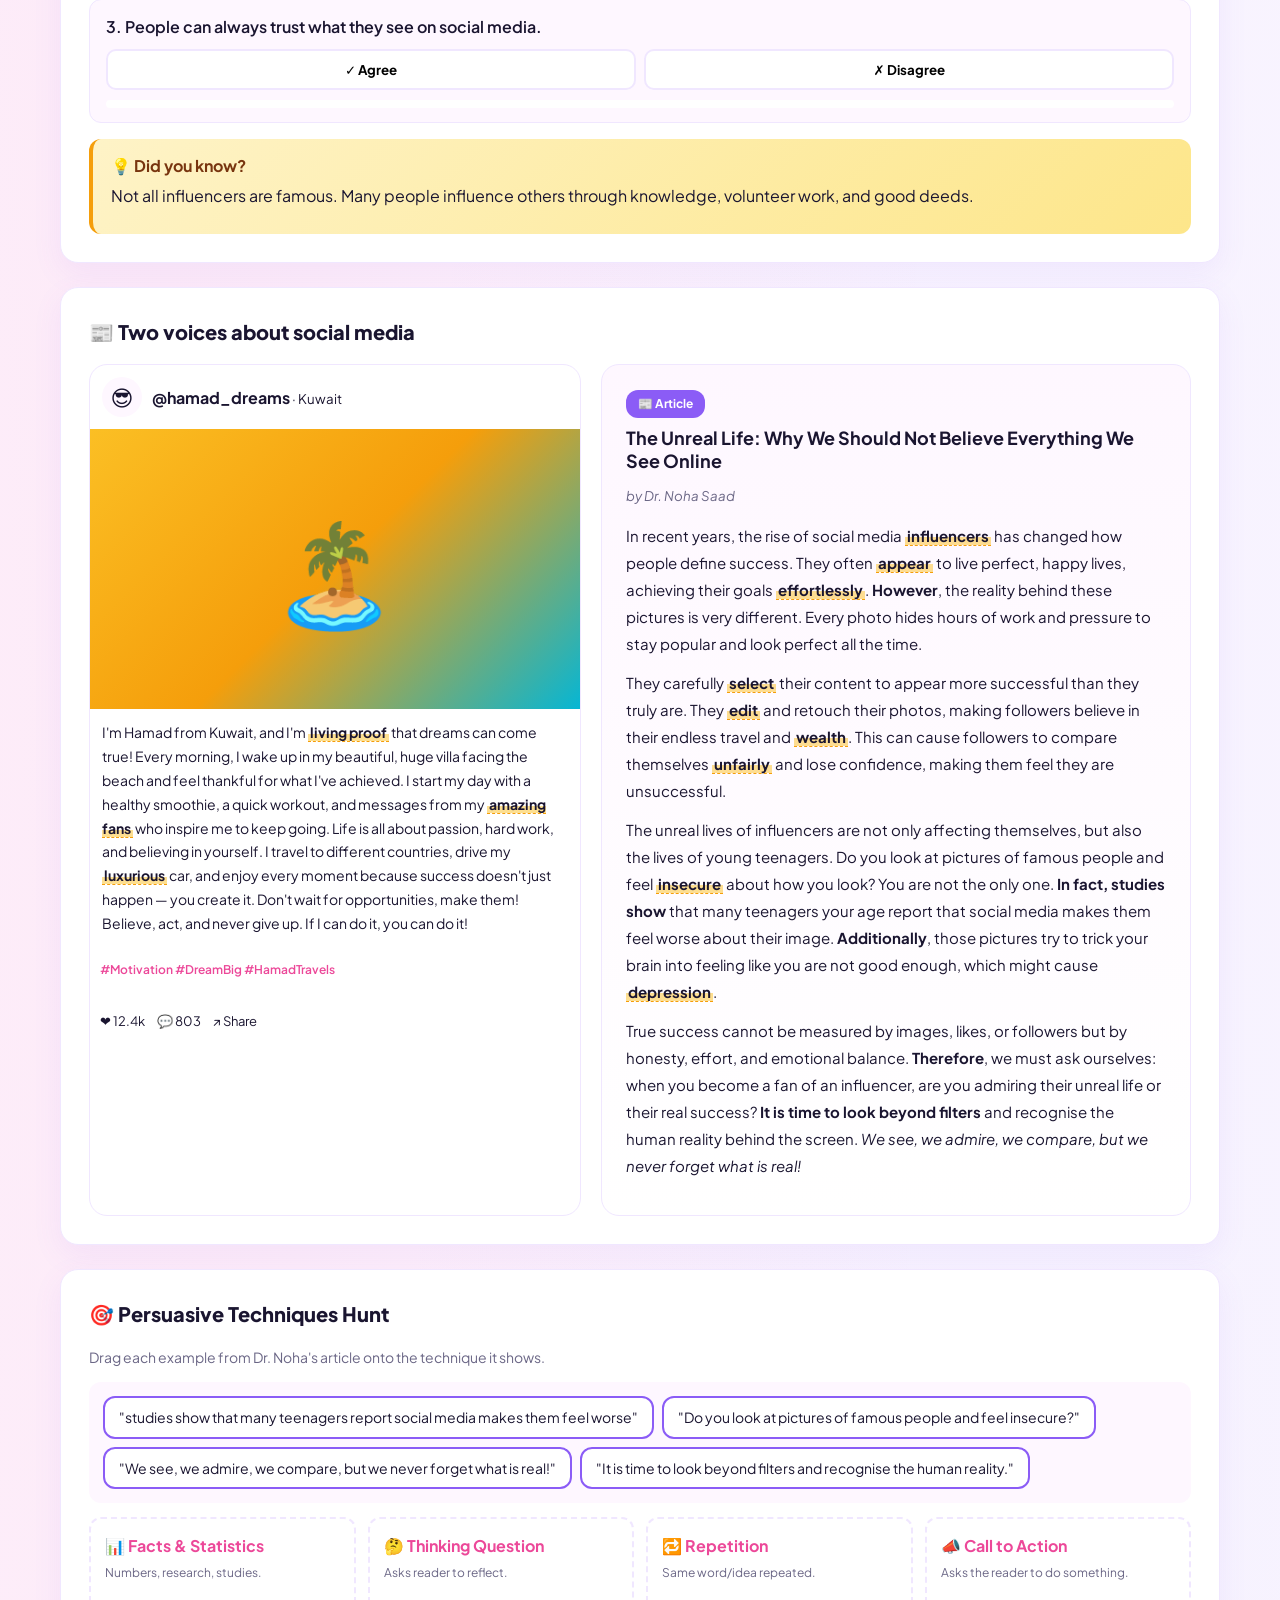
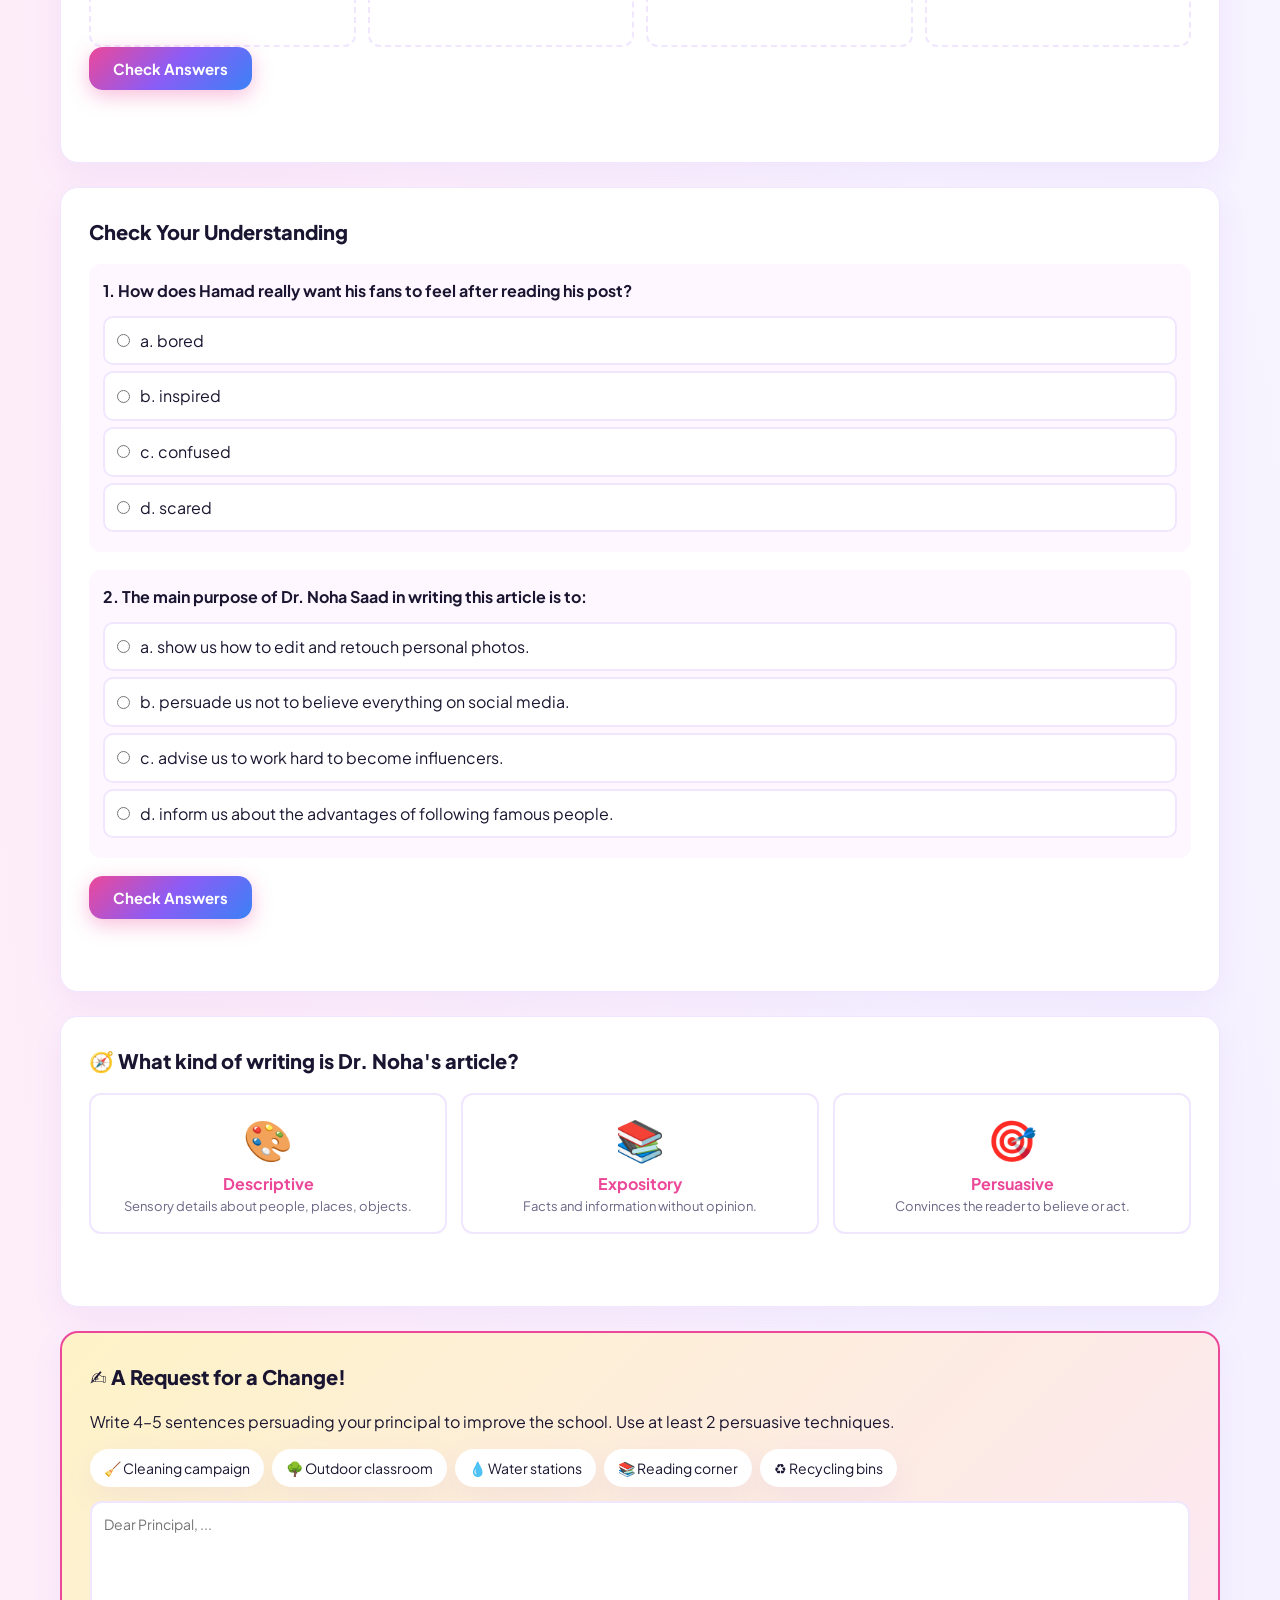
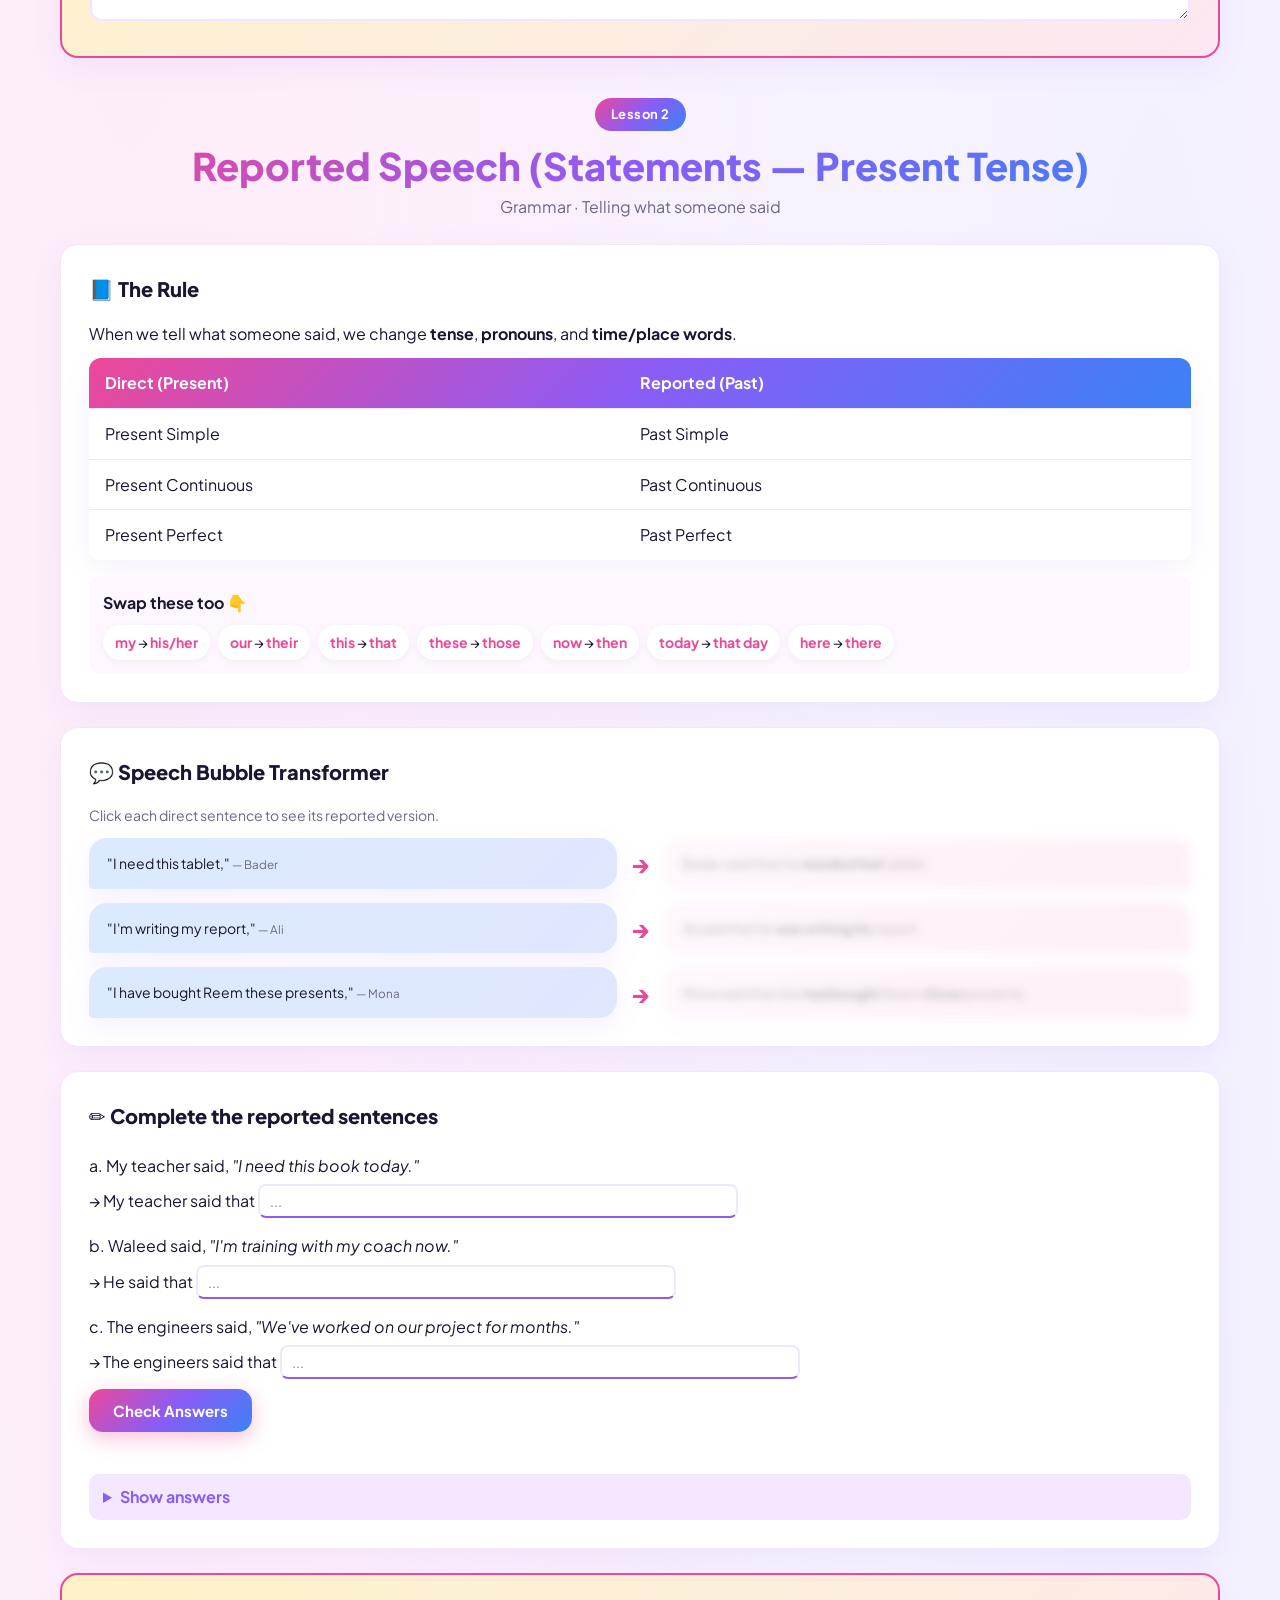
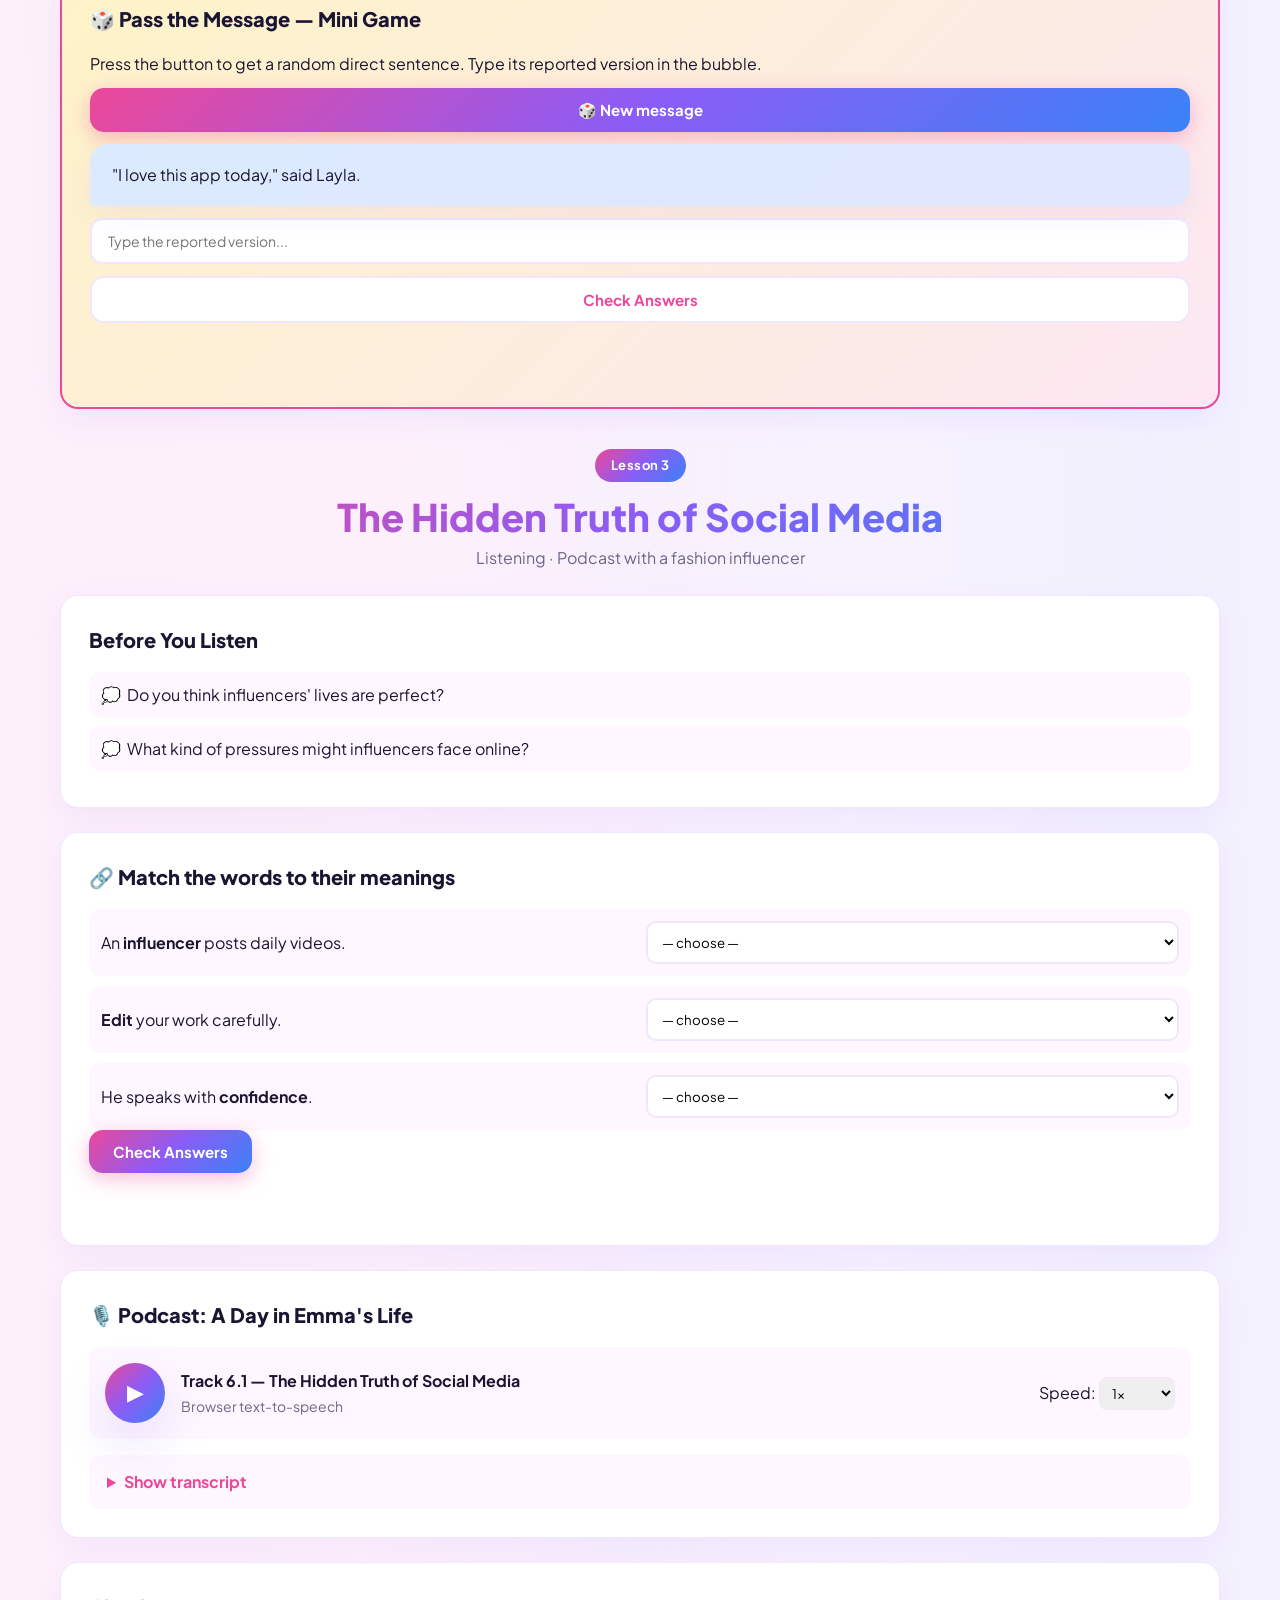
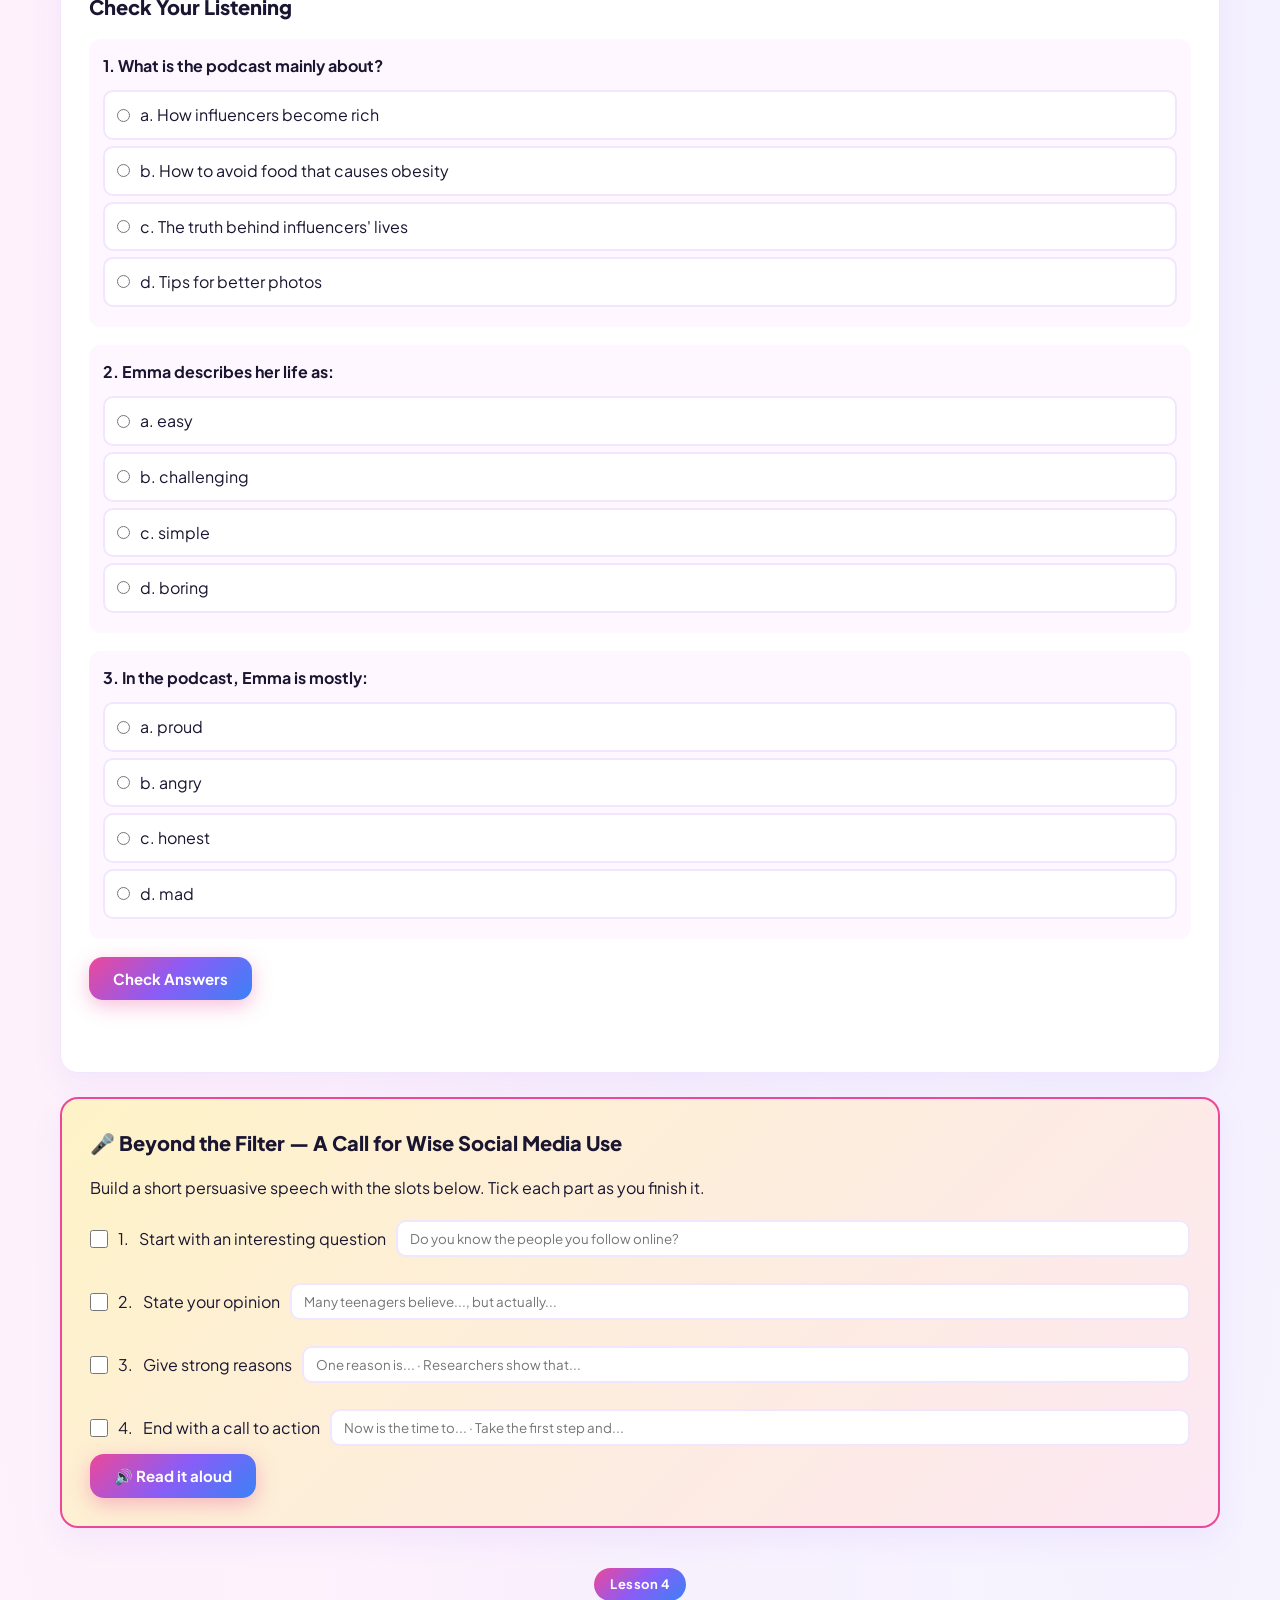
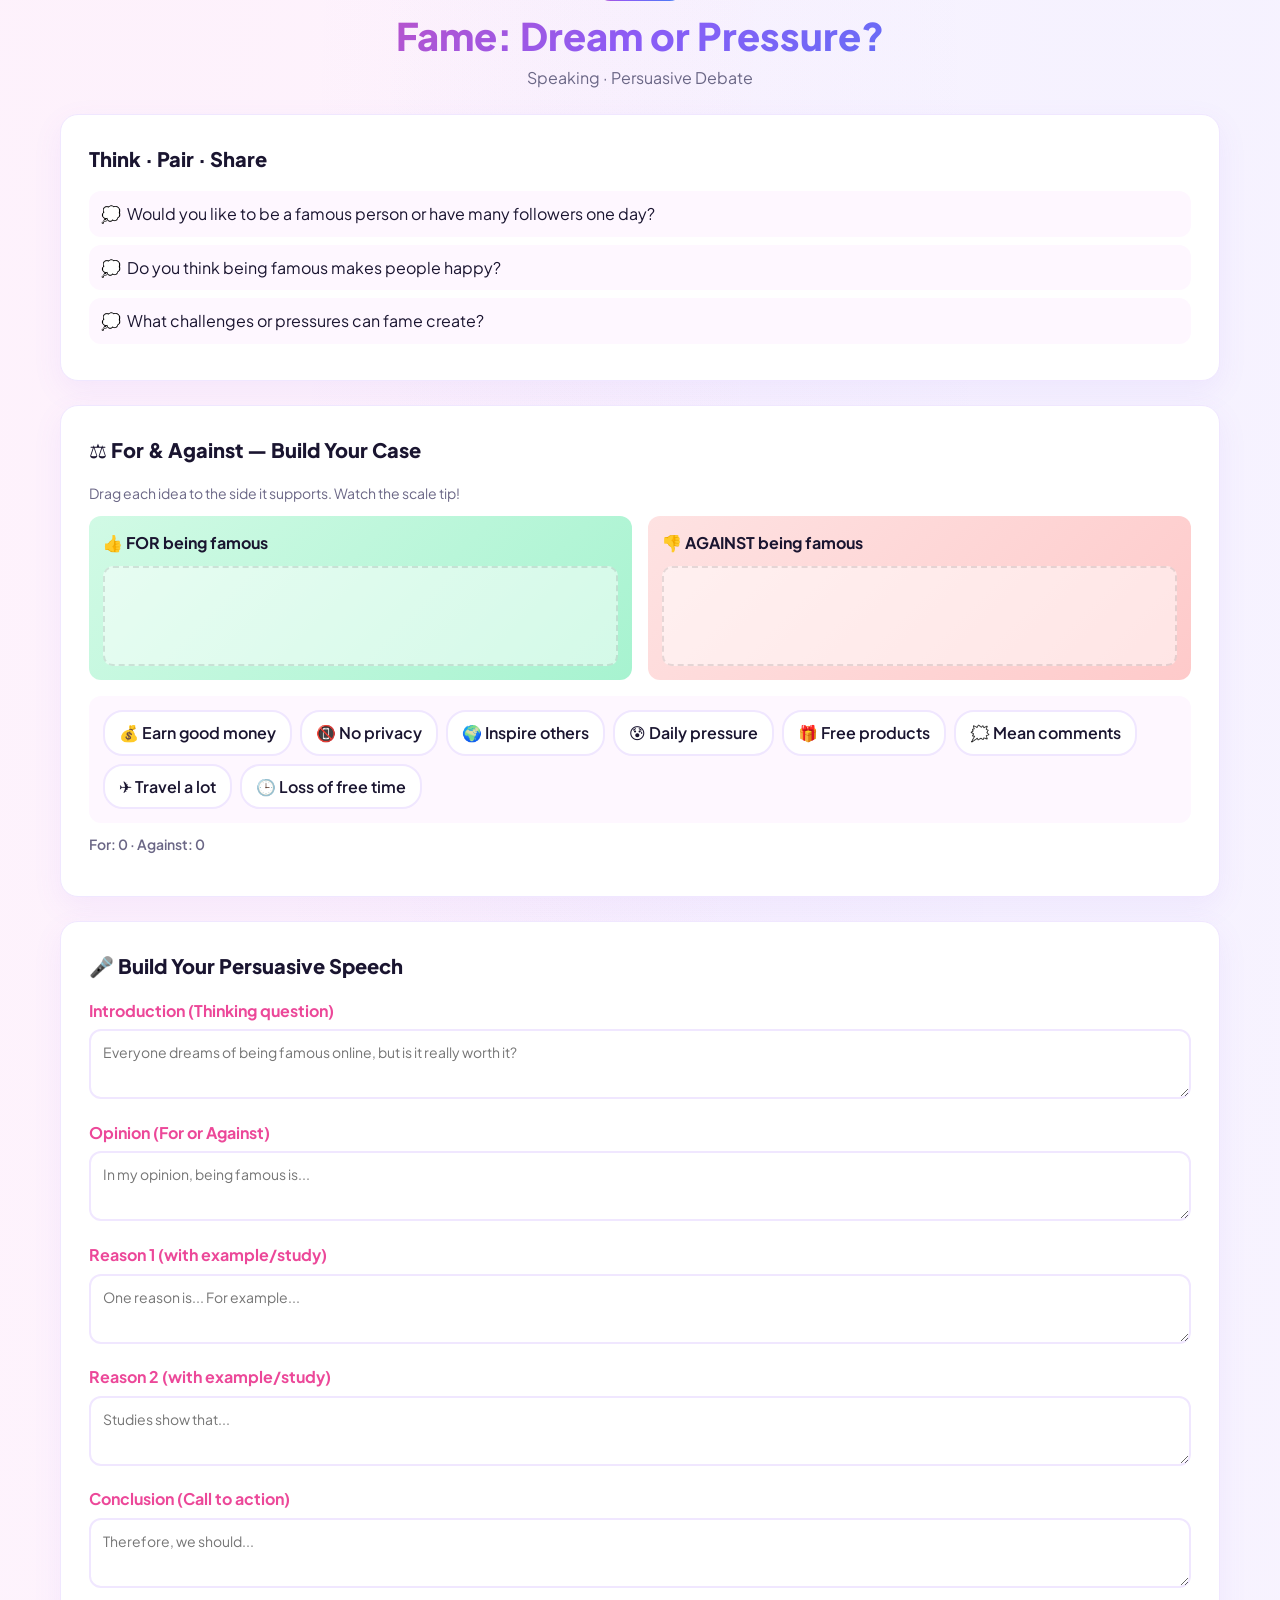
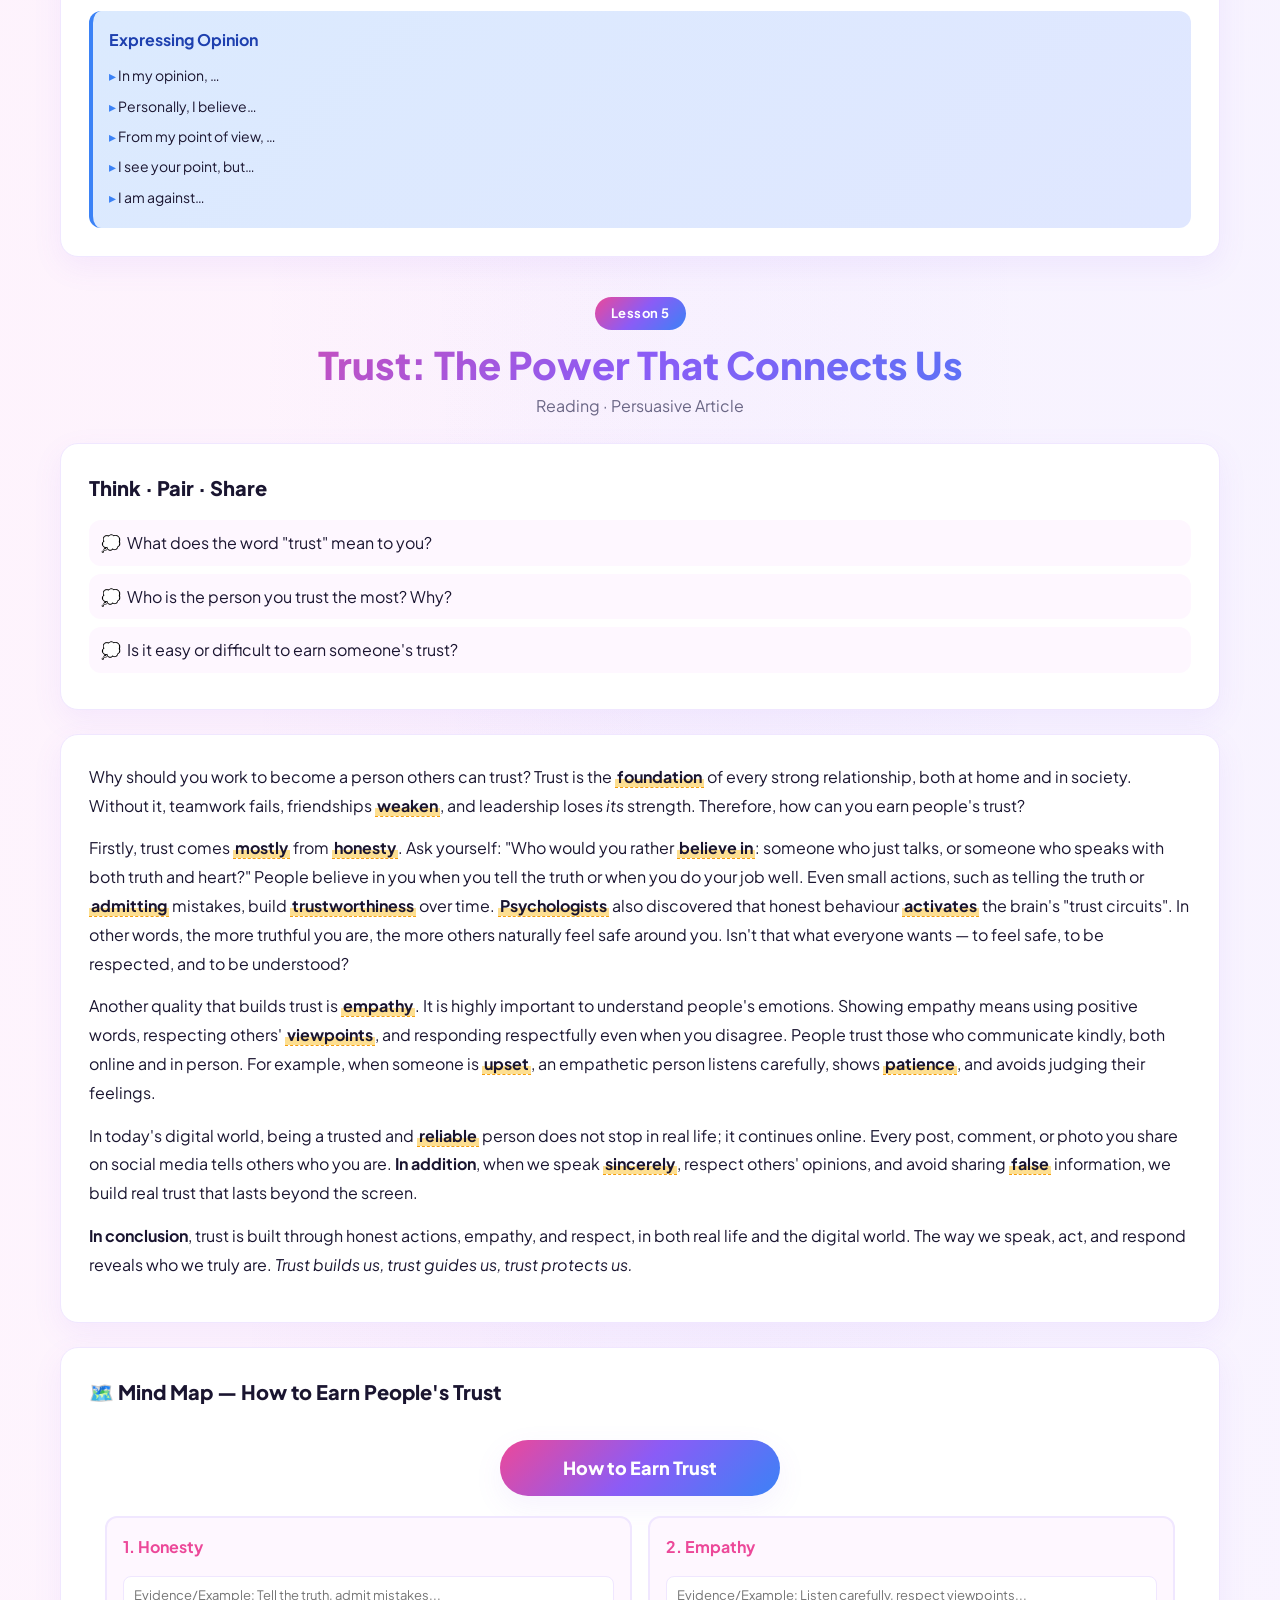
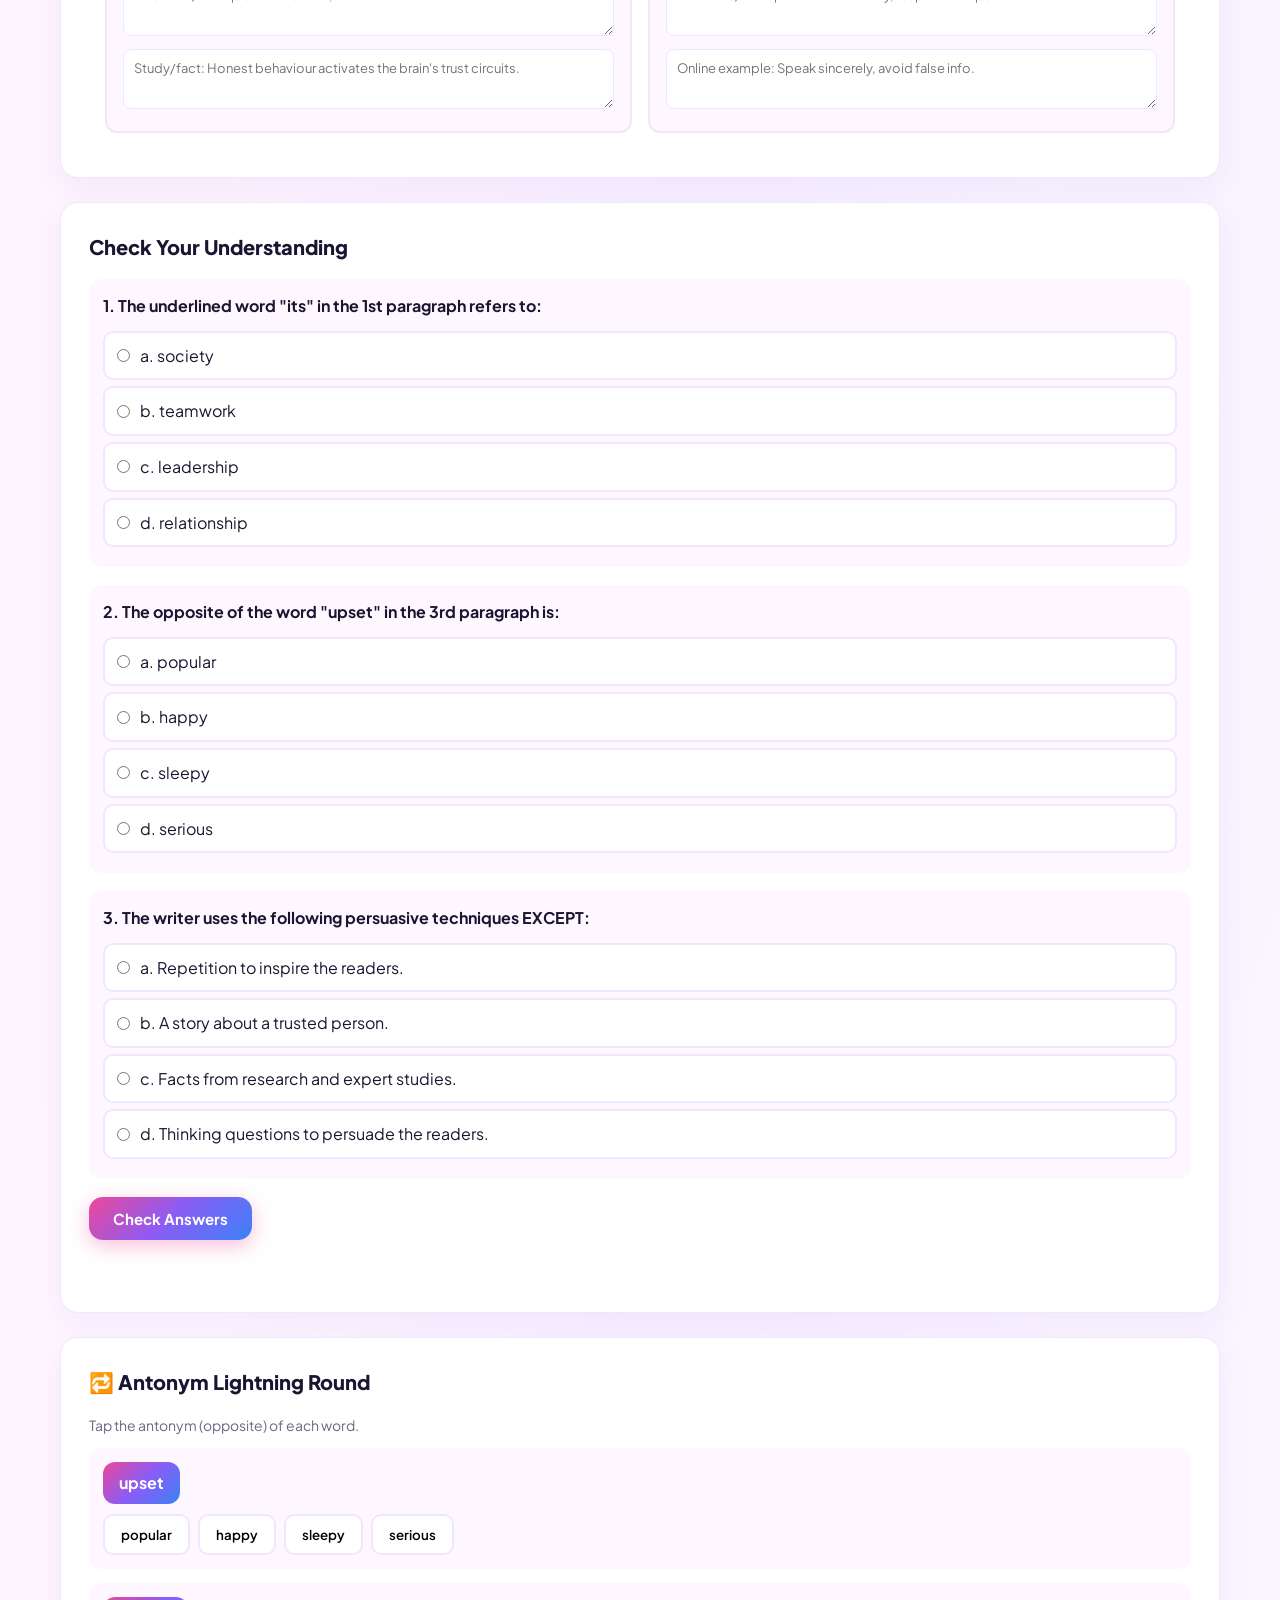
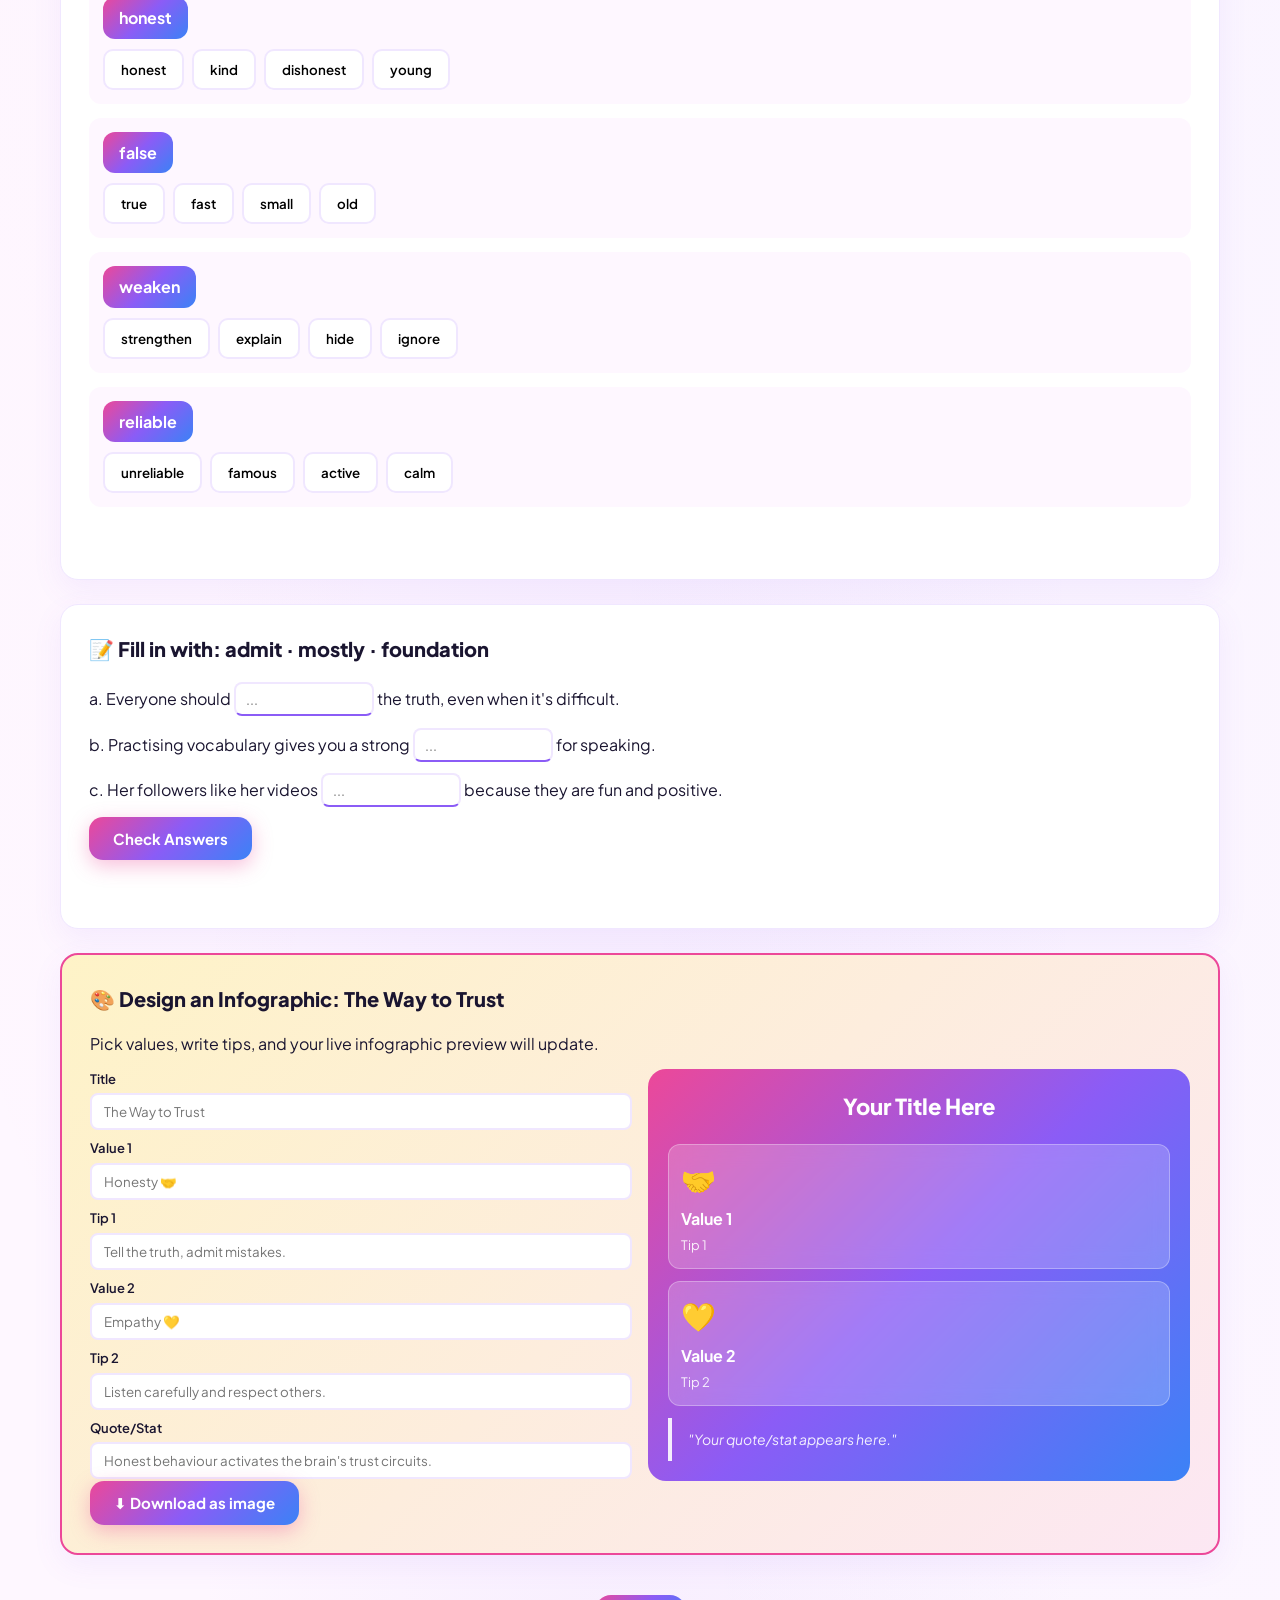
<file: unit-6/index.html>
<!DOCTYPE html>
<html lang="en" dir="ltr">
<head>
<meta charset="UTF-8" />
<meta name="viewport" content="width=device-width, initial-scale=1.0" />
<title>Unit 6 — The Power of Media & Influencers | English Pearls</title>
<meta name="description" content="Interactive bilingual (EN/AR) learning site for Unit 6: The Power of Media & Influencers. Grade 8." />
<link rel="preconnect" href="https://fonts.googleapis.com">
<link rel="preconnect" href="https://fonts.gstatic.com" crossorigin>
<link href="https://fonts.googleapis.com/css2?family=Cairo:wght@400;600;700;800&family=Plus+Jakarta+Sans:wght@300;400;500;600;700;800&display=swap" rel="stylesheet">
<link rel="stylesheet" href="assets/styles.css" />
<link rel="icon" href="data:image/svg+xml,%3Csvg xmlns='http://www.w3.org/2000/svg' viewBox='0 0 100 100'%3E%3Ctext y='.9em' font-size='90'%3E📱%3C/text%3E%3C/svg%3E">
</head>
<body>

<!-- XP / Badge HUD -->
<div id="xpHud" class="xp-hud" aria-live="polite">
  <span class="xp-icon">⭐</span>
  <div class="xp-bar-wrap"><div class="xp-bar" id="xpBar"></div></div>
  <span class="xp-text"><b id="xpVal">0</b> XP · <span id="xpLevel">Level 1</span></span>
</div>

<!-- Toast -->
<div id="toast" class="toast" role="status" aria-live="polite"></div>

<!-- Header -->
<header class="site-header">
  <div class="container nav-wrap">
    <a class="brand" href="#hero">
      <span class="brand-badge">6</span>
      <span class="brand-text">
        <strong data-i18n="brand.title">The Power of Media &amp; Influencers</strong>
        <small data-i18n="brand.sub">English Pearls of Kuwait — Grade 8</small>
      </span>
    </a>
    <nav class="main-nav" aria-label="Lessons">
      <button class="nav-toggle" id="navToggle" aria-expanded="false" aria-label="Open menu">
        <span></span><span></span><span></span>
      </button>
      <ul id="navMenu">
        <li><a href="#lesson-1" data-i18n="nav.l1">Reading 1</a></li>
        <li><a href="#lesson-2" data-i18n="nav.l2">Grammar 1</a></li>
        <li><a href="#lesson-3" data-i18n="nav.l3">Listening</a></li>
        <li><a href="#lesson-4" data-i18n="nav.l4">Speaking</a></li>
        <li><a href="#lesson-5" data-i18n="nav.l5">Reading 2</a></li>
        <li><a href="#lesson-6" data-i18n="nav.l6">Grammar 2</a></li>
        <li><a href="#lesson-7" data-i18n="nav.l7">Writing</a></li>
        <li><a href="#vocab" data-i18n="nav.vocab">Vocabulary</a></li>
      </ul>
    </nav>
    <div class="lang-switch" role="group" aria-label="Language">
      <button class="lang-btn active" data-lang="en" aria-pressed="true">EN</button>
      <button class="lang-btn" data-lang="ar" aria-pressed="false">عربى</button>
    </div>
  </div>
</header>

<!-- Hero -->
<section id="hero" class="hero">
  <div class="container hero-inner">
    <div class="hero-text">
      <span class="kicker" data-i18n="hero.kicker">Learning Unit 6</span>
      <h1 data-i18n="hero.title">The Power of Media &amp; Influencers</h1>
      <p class="lead" data-i18n="hero.lead">Look beyond the filters. Explore reading, grammar, listening, speaking and writing through games, quizzes, and role-plays — bilingual EN ↔ AR.</p>
      <div class="hero-cta">
        <a href="#lesson-1" class="btn btn-primary" data-i18n="hero.start">▶ Start the Journey</a>
        <a href="#vocab" class="btn btn-ghost" data-i18n="hero.vocab">📚 Vocabulary</a>
      </div>
      <ul class="hero-stats">
        <li><strong>7</strong><span data-i18n="hero.lessons">Lessons</span></li>
        <li><strong>10+</strong><span data-i18n="hero.games">Mini-Games</span></li>
        <li><strong>40+</strong><span data-i18n="hero.words">Words</span></li>
        <li><strong>EN/AR</strong><span data-i18n="hero.bilingual">Bilingual</span></li>
      </ul>
    </div>
    <!-- Mock phone -->
    <div class="phone" aria-hidden="true">
      <div class="phone-notch"></div>
      <div class="phone-screen">
        <div class="story-row">
          <span class="story"><span>👑</span></span>
          <span class="story"><span>📸</span></span>
          <span class="story"><span>🎬</span></span>
          <span class="story"><span>🌟</span></span>
        </div>
        <div class="post">
          <div class="post-head"><span class="avatar">😎</span><b>@hamad_dreams</b></div>
          <div class="post-img">🏖️</div>
          <div class="post-actions"><span>❤️ 12.4k</span><span>💬 803</span><span>↗️</span></div>
          <p class="post-cap"><b>Hamad</b> Living the dream! ✨ #DreamBig</p>
        </div>
      </div>
    </div>
  </div>
</section>

<main class="container">

<!-- Outcomes -->
<section class="card outcomes">
  <h2 class="section-title"><span class="dot"></span><span data-i18n="outcomes.title">Learning Outcomes</span></h2>
  <div class="outcome-grid">
    <article><h3>🎧 <span data-i18n="outcomes.listen">Listening</span></h3>
      <p data-i18n="outcomes.listenDesc">Analyse persuasive talks; recognise feelings, attitudes and tone in oral texts about influencers.</p></article>
    <article><h3>🗣️ <span data-i18n="outcomes.speak">Speaking</span></h3>
      <p data-i18n="outcomes.speakDesc">Deliver persuasive presentations using clear opinion, reasons, body language and persuasive techniques.</p></article>
    <article><h3>📖 <span data-i18n="outcomes.read">Reading</span></h3>
      <p data-i18n="outcomes.readDesc">Analyse persuasive texts about social media and trust; identify viewpoint, purpose and persuasive techniques.</p></article>
    <article><h3>✍️ <span data-i18n="outcomes.write">Writing</span></h3>
      <p data-i18n="outcomes.writeDesc">Produce a coherent two-paragraph persuasive report using linking words and persuasive techniques.</p></article>
  </div>
</section>

<!-- LESSON 1 -->
<section id="lesson-1" class="lesson">
  <header class="lesson-head">
    <span class="lesson-num">Lesson 1</span>
    <h2><span data-i18n="l1.title">Behind the Screen: The Unreal Life Online</span></h2>
    <p class="lesson-sub" data-i18n="l1.sub">Reading · Persuasive Texts</p>
  </header>

  <!-- Agree/Disagree poll -->
  <div class="card">
    <h3>🗳️ <span data-i18n="l1.pollT">Agree or Disagree?</span></h3>
    <p class="muted" data-i18n="l1.pollP">Tap a button for each statement. The class poll will animate.</p>
    <div class="poll" id="poll1">
      <div class="poll-row" data-id="p1">
        <p data-i18n="l1.poll1">1. Influencers always show the truth about their lives online.</p>
        <div class="poll-buttons">
          <button class="poll-btn agree" data-vote="agree">✓ Agree</button>
          <button class="poll-btn disagree" data-vote="disagree">✗ Disagree</button>
        </div>
        <div class="poll-bar"><span class="poll-fill"></span></div>
      </div>
      <div class="poll-row" data-id="p2">
        <p data-i18n="l1.poll2">2. Having many followers means you are successful.</p>
        <div class="poll-buttons">
          <button class="poll-btn agree" data-vote="agree">✓ Agree</button>
          <button class="poll-btn disagree" data-vote="disagree">✗ Disagree</button>
        </div>
        <div class="poll-bar"><span class="poll-fill"></span></div>
      </div>
      <div class="poll-row" data-id="p3">
        <p data-i18n="l1.poll3">3. People can always trust what they see on social media.</p>
        <div class="poll-buttons">
          <button class="poll-btn agree" data-vote="agree">✓ Agree</button>
          <button class="poll-btn disagree" data-vote="disagree">✗ Disagree</button>
        </div>
        <div class="poll-bar"><span class="poll-fill"></span></div>
      </div>
    </div>
    <div class="info-box">
      <strong data-i18n="l1.didyouT">💡 Did you know?</strong>
      <p data-i18n="l1.didyouP">Not all influencers are famous. Many people influence others through knowledge, volunteer work, and good deeds.</p>
    </div>
  </div>

  <!-- Two side-by-side texts -->
  <div class="card">
    <h3 data-i18n="l1.textsT">📰 Two voices about social media</h3>
    <div class="dual-texts">
      <article class="post-card insta">
        <div class="post-head">
          <span class="avatar">😎</span>
          <div><b>@hamad_dreams</b><small> · Kuwait</small></div>
        </div>
        <div class="post-img big">🏝️</div>
        <p class="post-cap" data-i18n="l1.hamad">I'm Hamad from Kuwait, and I'm <em class="hl">living proof</em> that dreams can come true! Every morning, I wake up in my beautiful, huge villa facing the beach and feel thankful for what I've achieved. I start my day with a healthy smoothie, a quick workout, and messages from my <em class="hl">amazing fans</em> who inspire me to keep going. Life is all about passion, hard work, and believing in yourself. I travel to different countries, drive my <em class="hl">luxurious</em> car, and enjoy every moment because success doesn't just happen — you create it. Don't wait for opportunities, make them! Believe, act, and never give up. If I can do it, you can do it!</p>
        <p class="hashtags">#Motivation #DreamBig #HamadTravels</p>
        <div class="post-actions"><span>❤️ 12.4k</span><span>💬 803</span><span>↗️ Share</span></div>
      </article>

      <article class="post-card article">
        <div class="art-head">
          <span class="badge-pill">📰 Article</span>
          <h4 data-i18n="l1.drT">The Unreal Life: Why We Should Not Believe Everything We See Online</h4>
          <small data-i18n="l1.drBy">by Dr. Noha Saad</small>
        </div>
        <p data-i18n="l1.dr1">In recent years, the rise of social media <em class="hl">influencers</em> has changed how people define success. They often <em class="hl">appear</em> to live perfect, happy lives, achieving their goals <em class="hl">effortlessly</em>. <strong>However</strong>, the reality behind these pictures is very different. Every photo hides hours of work and pressure to stay popular and look perfect all the time.</p>
        <p data-i18n="l1.dr2">They carefully <em class="hl">select</em> their content to appear more successful than they truly are. They <em class="hl">edit</em> and retouch their photos, making followers believe in their endless travel and <em class="hl">wealth</em>. This can cause followers to compare themselves <em class="hl">unfairly</em> and lose confidence, making them feel they are unsuccessful.</p>
        <p data-i18n="l1.dr3">The unreal lives of influencers are not only affecting themselves, but also the lives of young teenagers. Do you look at pictures of famous people and feel <em class="hl">insecure</em> about how you look? You are not the only one. <strong>In fact, studies show</strong> that many teenagers your age report that social media makes them feel worse about their image. <strong>Additionally</strong>, those pictures try to trick your brain into feeling like you are not good enough, which might cause <em class="hl">depression</em>.</p>
        <p data-i18n="l1.dr4">True success cannot be measured by images, likes, or followers but by honesty, effort, and emotional balance. <strong>Therefore</strong>, we must ask ourselves: when you become a fan of an influencer, are you admiring their unreal life or their real success? <strong>It is time to look beyond filters</strong> and recognise the human reality behind the screen. <em>We see, we admire, we compare, but we never forget what is real!</em></p>
      </article>
    </div>
  </div>

  <!-- Persuasive techniques drag -->
  <div class="card">
    <h3>🎯 <span data-i18n="l1.techT">Persuasive Techniques Hunt</span></h3>
    <p class="muted" data-i18n="l1.techP">Drag each example from Dr. Noha's article onto the technique it shows.</p>
    <div class="hunt">
      <div class="hunt-bank" id="huntBank">
        <span class="hunt-item" draggable="true" data-tech="facts">"studies show that many teenagers report social media makes them feel worse"</span>
        <span class="hunt-item" draggable="true" data-tech="question">"Do you look at pictures of famous people and feel insecure?"</span>
        <span class="hunt-item" draggable="true" data-tech="repetition">"We see, we admire, we compare, but we never forget what is real!"</span>
        <span class="hunt-item" draggable="true" data-tech="cta">"It is time to look beyond filters and recognise the human reality."</span>
      </div>
      <div class="hunt-targets">
        <div class="hunt-drop" data-tech="facts"><h4>📊 Facts &amp; Statistics</h4><p class="muted">Numbers, research, studies.</p></div>
        <div class="hunt-drop" data-tech="question"><h4>🤔 Thinking Question</h4><p class="muted">Asks reader to reflect.</p></div>
        <div class="hunt-drop" data-tech="repetition"><h4>🔁 Repetition</h4><p class="muted">Same word/idea repeated.</p></div>
        <div class="hunt-drop" data-tech="cta"><h4>📣 Call to Action</h4><p class="muted">Asks the reader to do something.</p></div>
      </div>
    </div>
    <button class="btn btn-primary" id="checkHunt" data-i18n="ui.check">Check</button>
    <p class="hunt-result" aria-live="polite"></p>
  </div>

  <!-- MCQs -->
  <div class="card">
    <h3 data-i18n="l1.checkTitle">Check Your Understanding</h3>
    <div class="quiz" data-quiz="l1">
      <div class="q mcq" data-correct="b">
        <p class="q-text" data-i18n="l1.q1">1. How does Hamad really want his fans to feel after reading his post?</p>
        <label><input type="radio" name="l1q1" value="a"><span>a. bored</span></label>
        <label><input type="radio" name="l1q1" value="b"><span>b. inspired</span></label>
        <label><input type="radio" name="l1q1" value="c"><span>c. confused</span></label>
        <label><input type="radio" name="l1q1" value="d"><span>d. scared</span></label>
      </div>
      <div class="q mcq" data-correct="b">
        <p class="q-text" data-i18n="l1.q2">2. The main purpose of Dr. Noha Saad in writing this article is to:</p>
        <label><input type="radio" name="l1q2" value="a"><span>a. show us how to edit and retouch personal photos.</span></label>
        <label><input type="radio" name="l1q2" value="b"><span>b. persuade us not to believe everything on social media.</span></label>
        <label><input type="radio" name="l1q2" value="c"><span>c. advise us to work hard to become influencers.</span></label>
        <label><input type="radio" name="l1q2" value="d"><span>d. inform us about the advantages of following famous people.</span></label>
      </div>
      <button class="btn btn-primary check-quiz" data-i18n="ui.check">Check Answers</button>
      <p class="quiz-result" aria-live="polite"></p>
    </div>
  </div>

  <!-- Persuasive type identifier -->
  <div class="card">
    <h3>🧭 <span data-i18n="l1.typeT">What kind of writing is Dr. Noha's article?</span></h3>
    <div class="type-cards" data-correct="persuasive">
      <button class="type-card" data-type="descriptive"><div class="type-emoji">🎨</div><h4>Descriptive</h4><p>Sensory details about people, places, objects.</p></button>
      <button class="type-card" data-type="expository"><div class="type-emoji">📚</div><h4>Expository</h4><p>Facts and information without opinion.</p></button>
      <button class="type-card" data-type="persuasive"><div class="type-emoji">🎯</div><h4>Persuasive</h4><p>Convinces the reader to believe or act.</p></button>
    </div>
    <p class="type-result" aria-live="polite"></p>
  </div>

  <!-- Request for change -->
  <div class="card highlight">
    <h3>✍️ <span data-i18n="l1.reqT">A Request for a Change!</span></h3>
    <p data-i18n="l1.reqP">Write 4–5 sentences persuading your principal to improve the school. Use at least 2 persuasive techniques.</p>
    <div class="topic-ideas">
      <span>🧹 Cleaning campaign</span>
      <span>🌳 Outdoor classroom</span>
      <span>💧 Water stations</span>
      <span>📚 Reading corner</span>
      <span>♻️ Recycling bins</span>
    </div>
    <textarea class="open-answer big" placeholder="Dear Principal, ..."></textarea>
  </div>
</section>

<!-- LESSON 2 -->
<section id="lesson-2" class="lesson">
  <header class="lesson-head">
    <span class="lesson-num">Lesson 2</span>
    <h2><span data-i18n="l2.title">Reported Speech (Statements — Present Tense)</span></h2>
    <p class="lesson-sub" data-i18n="l2.sub">Grammar · Telling what someone said</p>
  </header>

  <div class="card">
    <h3 data-i18n="l2.ruleT">📘 The Rule</h3>
    <p data-i18n="l2.rule">When we tell what someone said, we change <strong>tense</strong>, <strong>pronouns</strong>, and <strong>time/place words</strong>.</p>
    <div class="rule-table">
      <div class="rule-row head"><span>Direct (Present)</span><span>Reported (Past)</span></div>
      <div class="rule-row"><span>Present Simple</span><span>Past Simple</span></div>
      <div class="rule-row"><span>Present Continuous</span><span>Past Continuous</span></div>
      <div class="rule-row"><span>Present Perfect</span><span>Past Perfect</span></div>
    </div>
    <div class="rule-mini">
      <h4 data-i18n="l2.swapT">Swap these too 👇</h4>
      <div class="swaps">
        <span class="swap"><b>my</b> → <b>his/her</b></span>
        <span class="swap"><b>our</b> → <b>their</b></span>
        <span class="swap"><b>this</b> → <b>that</b></span>
        <span class="swap"><b>these</b> → <b>those</b></span>
        <span class="swap"><b>now</b> → <b>then</b></span>
        <span class="swap"><b>today</b> → <b>that day</b></span>
        <span class="swap"><b>here</b> → <b>there</b></span>
      </div>
    </div>
  </div>

  <!-- Speech bubble transformer -->
  <div class="card">
    <h3>💬 <span data-i18n="l2.transT">Speech Bubble Transformer</span></h3>
    <p class="muted" data-i18n="l2.transP">Click each direct sentence to see its reported version.</p>
    <div class="bubbles">
      <div class="bubble-pair">
        <div class="bubble direct">"I need this tablet," <small>— Bader</small></div>
        <div class="bubble-arrow">→</div>
        <div class="bubble reported hidden">Bader said that he <b>needed</b> <b>that</b> tablet.</div>
      </div>
      <div class="bubble-pair">
        <div class="bubble direct">"I'm writing my report," <small>— Ali</small></div>
        <div class="bubble-arrow">→</div>
        <div class="bubble reported hidden">Ali said that he <b>was writing</b> <b>his</b> report.</div>
      </div>
      <div class="bubble-pair">
        <div class="bubble direct">"I have bought Reem these presents," <small>— Mona</small></div>
        <div class="bubble-arrow">→</div>
        <div class="bubble reported hidden">Mona said that she <b>had bought</b> Reem <b>those</b> presents.</div>
      </div>
    </div>
  </div>

  <!-- Fill in -->
  <div class="card">
    <h3 data-i18n="l2.fillT">✏️ Complete the reported sentences</h3>
    <div class="fill" data-fill="l2">
      <p>a. My teacher said, <em>"I need this book today."</em><br>→ My teacher said that <input data-answer="she needed that book that day|he needed that book that day" placeholder="..." style="width: 100%; max-width: 480px;"></p>
      <p>b. Waleed said, <em>"I'm training with my coach now."</em><br>→ He said that <input data-answer="he was training with his coach then" placeholder="..." style="width: 100%; max-width: 480px;"></p>
      <p>c. The engineers said, <em>"We've worked on our project for months."</em><br>→ The engineers said that <input data-answer="they had worked on their project for months" placeholder="..." style="width: 100%; max-width: 520px;"></p>
      <button class="btn btn-primary check-fill" data-i18n="ui.check">Check</button>
      <p class="fill-result" aria-live="polite"></p>
      <details class="model"><summary data-i18n="ui.showAnswers">Show answers</summary>
        <ul>
          <li>a. she needed that book that day</li>
          <li>b. he was training with his coach then</li>
          <li>c. they had worked on their project for months</li>
        </ul>
      </details>
    </div>
  </div>

  <!-- Pass the message game -->
  <div class="card highlight">
    <h3>🎲 <span data-i18n="l2.passT">Pass the Message — Mini Game</span></h3>
    <p data-i18n="l2.passP">Press the button to get a random direct sentence. Type its reported version in the bubble.</p>
    <div class="pass-game">
      <button class="btn btn-primary" id="passNew" data-i18n="l2.passNew">🎲 New message</button>
      <div class="bubble direct big" id="passDirect">"I love this app today," said Layla.</div>
      <input type="text" class="pass-input" id="passInput" placeholder="Type the reported version...">
      <button class="btn btn-ghost" id="passCheck" data-i18n="ui.check">Check</button>
      <p class="pass-result" aria-live="polite"></p>
    </div>
  </div>
</section>

<!-- LESSON 3 -->
<section id="lesson-3" class="lesson">
  <header class="lesson-head">
    <span class="lesson-num">Lesson 3</span>
    <h2><span data-i18n="l3.title">The Hidden Truth of Social Media</span></h2>
    <p class="lesson-sub" data-i18n="l3.sub">Listening · Podcast with a fashion influencer</p>
  </header>

  <div class="card">
    <h3 data-i18n="l3.beforeT">Before You Listen</h3>
    <ul class="discuss-list">
      <li data-i18n="l3.b1">Do you think influencers' lives are perfect?</li>
      <li data-i18n="l3.b2">What kind of pressures might influencers face online?</li>
    </ul>
  </div>

  <!-- Word matching -->
  <div class="card">
    <h3 data-i18n="l3.wordsT">🔗 Match the words to their meanings</h3>
    <div class="match-list" id="matchL3">
      <div class="ml-row">
        <div class="ml-word">An <b>influencer</b> posts daily videos.</div>
        <select class="ml-select" data-correct="3">
          <option value="">— choose —</option>
          <option value="1">to make changes to a picture or film</option>
          <option value="2">the quality of being certain of your abilities</option>
          <option value="3">someone who affects how others behave</option>
        </select>
      </div>
      <div class="ml-row">
        <div class="ml-word"><b>Edit</b> your work carefully.</div>
        <select class="ml-select" data-correct="1">
          <option value="">— choose —</option>
          <option value="1">to make changes to a picture or film</option>
          <option value="2">the quality of being certain of your abilities</option>
          <option value="3">someone who affects how others behave</option>
        </select>
      </div>
      <div class="ml-row">
        <div class="ml-word">He speaks with <b>confidence</b>.</div>
        <select class="ml-select" data-correct="2">
          <option value="">— choose —</option>
          <option value="1">to make changes to a picture or film</option>
          <option value="2">the quality of being certain of your abilities</option>
          <option value="3">someone who affects how others behave</option>
        </select>
      </div>
    </div>
    <button class="btn btn-primary" id="checkML3" data-i18n="ui.check">Check</button>
    <p class="ml-result" aria-live="polite"></p>
  </div>

  <!-- Podcast player -->
  <div class="card">
    <h3>🎙️ <span data-i18n="l3.podT">Podcast: A Day in Emma's Life</span></h3>
    <div class="player">
      <button class="play-btn" id="playL3" aria-label="Play"><span class="play-icon">▶</span></button>
      <div class="player-info">
        <strong>Track 6.1 — The Hidden Truth of Social Media</strong>
        <span class="muted" data-i18n="l3.tts">Browser text-to-speech</span>
      </div>
      <div class="speed-ctrl">
        <label>Speed: <select id="speedL3"><option value="0.85">0.85×</option><option value="1" selected>1×</option><option value="1.15">1.15×</option></select></label>
      </div>
    </div>

    <details class="transcript">
      <summary data-i18n="l3.showTranscript">Show transcript</summary>
      <div id="transcriptL3" class="transcript-body">
        <p><strong>Host:</strong> Welcome to "Behind the Filter". Today, our guest is Emma, a popular fashion influencer with over a million followers. Emma, your life looks amazing online. Is it really like that?</p>
        <p><strong>Emma:</strong> Honestly, no. People see the photos, the trips, the new clothes. They don't see the long hours, the pressure to post every day, or the comments that hurt. My life is exciting, but it's also very challenging.</p>
        <p><strong>Host:</strong> Some influencers advertise unhealthy or unsuitable products. Why?</p>
        <p><strong>Emma:</strong> The truth is, brands pay a lot of money. Some influencers say yes because they need the income, even if the product is not good for their followers. I try to refuse those deals, but it's not always easy.</p>
        <p><strong>Host:</strong> What do you do when you feel stressed or under pressure?</p>
        <p><strong>Emma:</strong> I take a break from my phone. I go for a walk, I read, I spend time with my family. Sometimes I write in a journal. Real life keeps me balanced.</p>
        <p><strong>Host:</strong> What is your message to teenagers?</p>
        <p><strong>Emma:</strong> Don't compare your real life to someone's edited photo. Behind every filter is a person with worries and bad days. Be kind to yourself. You are enough — exactly as you are.</p>
      </div>
    </details>
  </div>

  <!-- Quiz -->
  <div class="card">
    <h3 data-i18n="l3.checkT">Check Your Listening</h3>
    <div class="quiz" data-quiz="l3">
      <div class="q mcq" data-correct="c">
        <p class="q-text">1. What is the podcast mainly about?</p>
        <label><input type="radio" name="l3q1" value="a"><span>a. How influencers become rich</span></label>
        <label><input type="radio" name="l3q1" value="b"><span>b. How to avoid food that causes obesity</span></label>
        <label><input type="radio" name="l3q1" value="c"><span>c. The truth behind influencers' lives</span></label>
        <label><input type="radio" name="l3q1" value="d"><span>d. Tips for better photos</span></label>
      </div>
      <div class="q mcq" data-correct="b">
        <p class="q-text">2. Emma describes her life as:</p>
        <label><input type="radio" name="l3q2" value="a"><span>a. easy</span></label>
        <label><input type="radio" name="l3q2" value="b"><span>b. challenging</span></label>
        <label><input type="radio" name="l3q2" value="c"><span>c. simple</span></label>
        <label><input type="radio" name="l3q2" value="d"><span>d. boring</span></label>
      </div>
      <div class="q mcq" data-correct="c">
        <p class="q-text">3. In the podcast, Emma is mostly:</p>
        <label><input type="radio" name="l3q3" value="a"><span>a. proud</span></label>
        <label><input type="radio" name="l3q3" value="b"><span>b. angry</span></label>
        <label><input type="radio" name="l3q3" value="c"><span>c. honest</span></label>
        <label><input type="radio" name="l3q3" value="d"><span>d. mad</span></label>
      </div>
      <button class="btn btn-primary check-quiz" data-i18n="ui.check">Check</button>
      <p class="quiz-result" aria-live="polite"></p>
    </div>
  </div>

  <!-- Persuasive Speech -->
  <div class="card highlight">
    <h3>🎤 <span data-i18n="l3.speechT">Beyond the Filter — A Call for Wise Social Media Use</span></h3>
    <p data-i18n="l3.speechP">Build a short persuasive speech with the slots below. Tick each part as you finish it.</p>
    <div class="speech-builder">
      <label><input type="checkbox"> 1. <span data-i18n="l3.s1">Start with an interesting question</span>
        <input type="text" placeholder="Do you know the people you follow online?">
      </label>
      <label><input type="checkbox"> 2. <span data-i18n="l3.s2">State your opinion</span>
        <input type="text" placeholder="Many teenagers believe..., but actually...">
      </label>
      <label><input type="checkbox"> 3. <span data-i18n="l3.s3">Give strong reasons</span>
        <input type="text" placeholder="One reason is... · Researchers show that...">
      </label>
      <label><input type="checkbox"> 4. <span data-i18n="l3.s4">End with a call to action</span>
        <input type="text" placeholder="Now is the time to... · Take the first step and...">
      </label>
    </div>
    <button class="btn btn-primary" id="speakSpeech" data-i18n="l3.speakIt">🔊 Read it aloud</button>
  </div>
</section>

<!-- LESSON 4 -->
<section id="lesson-4" class="lesson">
  <header class="lesson-head">
    <span class="lesson-num">Lesson 4</span>
    <h2><span data-i18n="l4.title">Fame: Dream or Pressure?</span></h2>
    <p class="lesson-sub" data-i18n="l4.sub">Speaking · Persuasive Debate</p>
  </header>

  <div class="card">
    <h3 data-i18n="l4.tps">Think · Pair · Share</h3>
    <ul class="discuss-list">
      <li data-i18n="l4.q1">Would you like to be a famous person or have many followers one day?</li>
      <li data-i18n="l4.q2">Do you think being famous makes people happy?</li>
      <li data-i18n="l4.q3">What challenges or pressures can fame create?</li>
    </ul>
  </div>

  <!-- For/Against table -->
  <div class="card">
    <h3 data-i18n="l4.scaleT">⚖️ For &amp; Against — Build Your Case</h3>
    <p class="muted" data-i18n="l4.scaleP">Drag each idea to the side it supports. Watch the scale tip!</p>
    <div class="scale">
      <div class="scale-side for-side" data-side="for">
        <h4>👍 <span data-i18n="l4.for">FOR being famous</span></h4>
        <div class="scale-drop" data-side="for"></div>
      </div>
      <div class="scale-side against-side" data-side="against">
        <h4>👎 <span data-i18n="l4.against">AGAINST being famous</span></h4>
        <div class="scale-drop" data-side="against"></div>
      </div>
    </div>
    <div class="scale-bank" id="scaleBank">
      <span class="scale-card" draggable="true" data-side="for">💰 Earn good money</span>
      <span class="scale-card" draggable="true" data-side="against">📵 No privacy</span>
      <span class="scale-card" draggable="true" data-side="for">🌍 Inspire others</span>
      <span class="scale-card" draggable="true" data-side="against">😰 Daily pressure</span>
      <span class="scale-card" draggable="true" data-side="for">🎁 Free products</span>
      <span class="scale-card" draggable="true" data-side="against">🗯️ Mean comments</span>
      <span class="scale-card" draggable="true" data-side="for">✈️ Travel a lot</span>
      <span class="scale-card" draggable="true" data-side="against">🕒 Loss of free time</span>
    </div>
    <p class="scale-counter muted" id="scaleCounter">For: 0  ·  Against: 0</p>
  </div>

  <!-- Speech outline -->
  <div class="card">
    <h3 data-i18n="l4.outlineT">🎤 Build Your Persuasive Speech</h3>
    <div class="outline">
      <label><strong data-i18n="l4.intro">Introduction (Thinking question)</strong>
        <textarea placeholder="Everyone dreams of being famous online, but is it really worth it?"></textarea>
      </label>
      <label><strong data-i18n="l4.opinion">Opinion (For or Against)</strong>
        <textarea placeholder="In my opinion, being famous is..."></textarea>
      </label>
      <label><strong data-i18n="l4.r1">Reason 1 (with example/study)</strong>
        <textarea placeholder="One reason is... For example..."></textarea>
      </label>
      <label><strong data-i18n="l4.r2">Reason 2 (with example/study)</strong>
        <textarea placeholder="Studies show that..."></textarea>
      </label>
      <label><strong data-i18n="l4.cta">Conclusion (Call to action)</strong>
        <textarea placeholder="Therefore, we should..."></textarea>
      </label>
    </div>
    <div class="useful-language">
      <strong data-i18n="l4.expressT">Expressing Opinion</strong>
      <ul>
        <li>In my opinion, …</li>
        <li>Personally, I believe…</li>
        <li>From my point of view, …</li>
        <li>I see your point, but…</li>
        <li>I am against…</li>
      </ul>
    </div>
  </div>
</section>

<!-- LESSON 5 -->
<section id="lesson-5" class="lesson">
  <header class="lesson-head">
    <span class="lesson-num">Lesson 5</span>
    <h2><span data-i18n="l5.title">Trust: The Power That Connects Us</span></h2>
    <p class="lesson-sub" data-i18n="l5.sub">Reading · Persuasive Article</p>
  </header>

  <div class="card">
    <h3 data-i18n="l5.tps">Think · Pair · Share</h3>
    <ul class="discuss-list">
      <li data-i18n="l5.q1">What does the word "trust" mean to you?</li>
      <li data-i18n="l5.q2">Who is the person you trust the most? Why?</li>
      <li data-i18n="l5.q3">Is it easy or difficult to earn someone's trust?</li>
    </ul>
  </div>

  <article class="card reading">
    <p data-i18n="l5.p1">Why should you work to become a person others can trust? Trust is the <em class="hl">foundation</em> of every strong relationship, both at home and in society. Without it, teamwork fails, friendships <em class="hl">weaken</em>, and leadership loses <em>its</em> strength. Therefore, how can you earn people's trust?</p>

    <p data-i18n="l5.p2">Firstly, trust comes <em class="hl">mostly</em> from <em class="hl">honesty</em>. Ask yourself: "Who would you rather <em class="hl">believe in</em>: someone who just talks, or someone who speaks with both truth and heart?" People believe in you when you tell the truth or when you do your job well. Even small actions, such as telling the truth or <em class="hl">admitting</em> mistakes, build <em class="hl">trustworthiness</em> over time. <em class="hl">Psychologists</em> also discovered that honest behaviour <em class="hl">activates</em> the brain's "trust circuits". In other words, the more truthful you are, the more others naturally feel safe around you. Isn't that what everyone wants — to feel safe, to be respected, and to be understood?</p>

    <p data-i18n="l5.p3">Another quality that builds trust is <em class="hl">empathy</em>. It is highly important to understand people's emotions. Showing empathy means using positive words, respecting others' <em class="hl">viewpoints</em>, and responding respectfully even when you disagree. People trust those who communicate kindly, both online and in person. For example, when someone is <em class="hl">upset</em>, an empathetic person listens carefully, shows <em class="hl">patience</em>, and avoids judging their feelings.</p>

    <p data-i18n="l5.p4">In today's digital world, being a trusted and <em class="hl">reliable</em> person does not stop in real life; it continues online. Every post, comment, or photo you share on social media tells others who you are. <strong>In addition</strong>, when we speak <em class="hl">sincerely</em>, respect others' opinions, and avoid sharing <em class="hl">false</em> information, we build real trust that lasts beyond the screen.</p>

    <p data-i18n="l5.p5"><strong>In conclusion</strong>, trust is built through honest actions, empathy, and respect, in both real life and the digital world. The way we speak, act, and respond reveals who we truly are. <em>Trust builds us, trust guides us, trust protects us.</em></p>
  </article>

  <!-- Mind map -->
  <div class="card">
    <h3 data-i18n="l5.mindT">🗺️ Mind Map — How to Earn People's Trust</h3>
    <div class="mindmap">
      <div class="mm-center">How to Earn Trust</div>
      <div class="mm-branches">
        <div class="mm-branch">
          <h4>1. Honesty</h4>
          <textarea placeholder="Evidence/Example: Tell the truth, admit mistakes..."></textarea>
          <textarea placeholder="Study/fact: Honest behaviour activates the brain's trust circuits."></textarea>
        </div>
        <div class="mm-branch">
          <h4>2. Empathy</h4>
          <textarea placeholder="Evidence/Example: Listen carefully, respect viewpoints..."></textarea>
          <textarea placeholder="Online example: Speak sincerely, avoid false info."></textarea>
        </div>
      </div>
    </div>
  </div>

  <!-- MCQ -->
  <div class="card">
    <h3 data-i18n="l5.checkT">Check Your Understanding</h3>
    <div class="quiz" data-quiz="l5">
      <div class="q mcq" data-correct="c">
        <p class="q-text">1. The underlined word "its" in the 1st paragraph refers to:</p>
        <label><input type="radio" name="l5q1" value="a"><span>a. society</span></label>
        <label><input type="radio" name="l5q1" value="b"><span>b. teamwork</span></label>
        <label><input type="radio" name="l5q1" value="c"><span>c. leadership</span></label>
        <label><input type="radio" name="l5q1" value="d"><span>d. relationship</span></label>
      </div>
      <div class="q mcq" data-correct="b">
        <p class="q-text">2. The opposite of the word "upset" in the 3rd paragraph is:</p>
        <label><input type="radio" name="l5q2" value="a"><span>a. popular</span></label>
        <label><input type="radio" name="l5q2" value="b"><span>b. happy</span></label>
        <label><input type="radio" name="l5q2" value="c"><span>c. sleepy</span></label>
        <label><input type="radio" name="l5q2" value="d"><span>d. serious</span></label>
      </div>
      <div class="q mcq" data-correct="b">
        <p class="q-text">3. The writer uses the following persuasive techniques EXCEPT:</p>
        <label><input type="radio" name="l5q3" value="a"><span>a. Repetition to inspire the readers.</span></label>
        <label><input type="radio" name="l5q3" value="b"><span>b. A story about a trusted person.</span></label>
        <label><input type="radio" name="l5q3" value="c"><span>c. Facts from research and expert studies.</span></label>
        <label><input type="radio" name="l5q3" value="d"><span>d. Thinking questions to persuade the readers.</span></label>
      </div>
      <button class="btn btn-primary check-quiz" data-i18n="ui.check">Check</button>
      <p class="quiz-result" aria-live="polite"></p>
    </div>
  </div>

  <!-- Antonym game -->
  <div class="card">
    <h3>🔁 <span data-i18n="l5.antT">Antonym Lightning Round</span></h3>
    <p class="muted" data-i18n="l5.antP">Tap the antonym (opposite) of each word.</p>
    <div class="antonym-game" id="antGame"></div>
    <p class="ant-result" aria-live="polite"></p>
  </div>

  <!-- Word fill -->
  <div class="card">
    <h3 data-i18n="l5.fillT">📝 Fill in with: admit · mostly · foundation</h3>
    <div class="fill" data-fill="l5">
      <p>a. Everyone should <input data-answer="admit" placeholder="..."> the truth, even when it's difficult.</p>
      <p>b. Practising vocabulary gives you a strong <input data-answer="foundation" placeholder="..."> for speaking.</p>
      <p>c. Her followers like her videos <input data-answer="mostly" placeholder="..."> because they are fun and positive.</p>
      <button class="btn btn-primary check-fill" data-i18n="ui.check">Check</button>
      <p class="fill-result" aria-live="polite"></p>
    </div>
  </div>

  <!-- Infographic -->
  <div class="card highlight">
    <h3>🎨 <span data-i18n="l5.infoT">Design an Infographic: The Way to Trust</span></h3>
    <p data-i18n="l5.infoP">Pick values, write tips, and your live infographic preview will update.</p>
    <div class="infographic-builder">
      <div class="ib-form">
        <label>Title <input type="text" id="ibTitle" placeholder="The Way to Trust"></label>
        <label>Value 1 <input type="text" id="ibV1" placeholder="Honesty 🤝"></label>
        <label>Tip 1 <input type="text" id="ibT1" placeholder="Tell the truth, admit mistakes."></label>
        <label>Value 2 <input type="text" id="ibV2" placeholder="Empathy 💛"></label>
        <label>Tip 2 <input type="text" id="ibT2" placeholder="Listen carefully and respect others."></label>
        <label>Quote/Stat <input type="text" id="ibQ" placeholder="Honest behaviour activates the brain's trust circuits."></label>
      </div>
      <div class="ib-preview" id="ibPreview">
        <h3 id="ibPvTitle">Your Title Here</h3>
        <div class="ib-card"><span>🤝</span><b id="ibPvV1">Value 1</b><p id="ibPvT1">Tip 1</p></div>
        <div class="ib-card"><span>💛</span><b id="ibPvV2">Value 2</b><p id="ibPvT2">Tip 2</p></div>
        <blockquote id="ibPvQ">"Your quote/stat appears here."</blockquote>
      </div>
    </div>
    <button class="btn btn-primary" id="ibDownload">⬇️ Download as image</button>
  </div>
</section>

<!-- LESSON 6 -->
<section id="lesson-6" class="lesson">
  <header class="lesson-head">
    <span class="lesson-num">Lesson 6</span>
    <h2><span data-i18n="l6.title">Reflexive Pronouns</span></h2>
    <p class="lesson-sub" data-i18n="l6.sub">Grammar · myself, yourself, himself…</p>
  </header>

  <div class="card">
    <h3 data-i18n="l6.ruleT">📘 The Rule</h3>
    <p data-i18n="l6.rule">We use a <strong>reflexive pronoun</strong> when the subject and the object are the same.</p>
    <div class="reflexive-grid">
      <div class="rfx"><b>I</b> → myself</div>
      <div class="rfx"><b>You</b> → yourself</div>
      <div class="rfx"><b>He</b> → himself</div>
      <div class="rfx"><b>She</b> → herself</div>
      <div class="rfx"><b>It</b> → itself</div>
      <div class="rfx"><b>We</b> → ourselves</div>
      <div class="rfx"><b>You (pl.)</b> → yourselves</div>
      <div class="rfx"><b>They</b> → themselves</div>
    </div>
  </div>

  <!-- Drag matching -->
  <div class="card">
    <h3>🎯 <span data-i18n="l6.dragT">Drag the right reflexive pronoun</span></h3>
    <div class="rfx-game">
      <div class="rfx-bank" id="rfxBank">
        <span class="rfx-chip" draggable="true" data-w="myself">myself</span>
        <span class="rfx-chip" draggable="true" data-w="yourself">yourself</span>
        <span class="rfx-chip" draggable="true" data-w="himself">himself</span>
        <span class="rfx-chip" draggable="true" data-w="ourselves">ourselves</span>
        <span class="rfx-chip" draggable="true" data-w="themselves">themselves</span>
      </div>
      <div class="rfx-sentences">
        <p>1. The baby can't feed <span class="rfx-slot" data-need="himself"></span> yet.</p>
        <p>2. You should study every day and depend on <span class="rfx-slot" data-need="yourself"></span>.</p>
        <p>3. We had a great time! We really enjoyed <span class="rfx-slot" data-need="ourselves"></span>.</p>
        <p>4. I looked at <span class="rfx-slot" data-need="myself"></span> in the mirror before the interview.</p>
        <p>5. Students should behave <span class="rfx-slot" data-need="themselves"></span> during the break time.</p>
      </div>
    </div>
    <button class="btn btn-primary" id="checkRfx" data-i18n="ui.check">Check</button>
    <p class="rfx-result" aria-live="polite"></p>
  </div>

  <!-- I did it myself -->
  <div class="card highlight">
    <h3>🏆 <span data-i18n="l6.proudT">I Did it Myself!</span></h3>
    <p data-i18n="l6.proudP">Write things you (or others) did and felt proud of, using different reflexive pronouns.</p>
    <div class="proud-list">
      <input type="text" placeholder="I washed my father's car myself.">
      <input type="text" placeholder="My brother taught himself to ride a bike.">
      <input type="text" placeholder="We organised the school party ourselves.">
      <input type="text" placeholder="She learnt French herself.">
    </div>
  </div>
</section>

<!-- LESSON 7 -->
<section id="lesson-7" class="lesson">
  <header class="lesson-head">
    <span class="lesson-num">Lesson 7</span>
    <h2><span data-i18n="l7.title">Should We Believe Everything on Social Media?</span></h2>
    <p class="lesson-sub" data-i18n="l7.sub">Writing · Two-paragraph persuasive report</p>
  </header>

  <!-- Linkers match -->
  <div class="card">
    <h3>🔗 <span data-i18n="l7.linkersT">Match the Linkers to their Function</span></h3>
    <div class="linkers" id="linkersGame">
      <div class="lk-bank">
        <span class="lk-chip" draggable="true" data-cat="contrast">however</span>
        <span class="lk-chip" draggable="true" data-cat="contrast">but</span>
        <span class="lk-chip" draggable="true" data-cat="contrast">although</span>
        <span class="lk-chip" draggable="true" data-cat="addition">also</span>
        <span class="lk-chip" draggable="true" data-cat="addition">moreover</span>
        <span class="lk-chip" draggable="true" data-cat="addition">in addition</span>
        <span class="lk-chip" draggable="true" data-cat="conclusion">in conclusion</span>
        <span class="lk-chip" draggable="true" data-cat="conclusion">to sum up</span>
        <span class="lk-chip" draggable="true" data-cat="conclusion">finally</span>
      </div>
      <div class="lk-cols">
        <div class="lk-drop" data-cat="contrast"><h4>↔️ Contrast</h4></div>
        <div class="lk-drop" data-cat="addition"><h4>➕ Addition</h4></div>
        <div class="lk-drop" data-cat="conclusion"><h4>🏁 Conclusion</h4></div>
      </div>
    </div>
    <button class="btn btn-primary" id="checkLinkers" data-i18n="ui.check">Check</button>
    <p class="lk-result" aria-live="polite"></p>
  </div>

  <!-- Sentence rewrite -->
  <div class="card">
    <h3 data-i18n="l7.rewriteT">✏️ Rewrite using the linker in brackets</h3>
    <div class="reorder">
      <div class="reorder-q" data-correct="Although I love travelling, I do not like packing my bags.|I love travelling although I do not like packing my bags.">
        <p class="muted">1. I love travelling. I do not like packing my bags. (although)</p>
        <input type="text" placeholder="Type the new sentence...">
      </div>
      <div class="reorder-q" data-correct="Doing exercise keeps you fit. Moreover, it improves your mood.|Moreover, doing exercise keeps you fit and it improves your mood.">
        <p class="muted">2. Doing exercise keeps you fit. It improves your mood. (moreover)</p>
        <input type="text" placeholder="Type the new sentence...">
      </div>
      <div class="reorder-q" data-correct="In conclusion, we should protect our privacy and use social media carefully.|In conclusion, we should protect our privacy. We must use social media carefully.">
        <p class="muted">3. We should protect our privacy. We must use social media carefully. (in conclusion)</p>
        <input type="text" placeholder="Type the new sentence...">
      </div>
      <button class="btn btn-primary check-reorder" data-i18n="ui.check">Check</button>
      <p class="reorder-result" aria-live="polite"></p>
    </div>
  </div>

  <!-- Outline -->
  <div class="card">
    <h3 data-i18n="l7.outlineT">📝 Persuasive Report Outline</h3>
    <p class="muted" data-i18n="l7.outlineP">"Social media has become part of our daily lives, but not everything we see online is true."</p>
    <div class="outline">
      <label><strong data-i18n="l7.intro">Introduction (Hook + thinking question)</strong>
        <textarea placeholder="Should we let fake images decide how we feel about ourselves?"></textarea>
      </label>
      <label><strong data-i18n="l7.r1">Paragraph 1 — Reason 1</strong>
        <textarea placeholder="Topic sentence: Many influencers post edited photos and videos that show only the perfect side..."></textarea>
      </label>
      <label><strong data-i18n="l7.r2">Paragraph 2 — Reason 2</strong>
        <textarea placeholder="Topic sentence: Studies show that many teenagers compare themselves to others online..."></textarea>
      </label>
      <label><strong data-i18n="l7.concl">Conclusion (Call to action)</strong>
        <textarea placeholder="Therefore, we should think carefully before believing what we see online..."></textarea>
      </label>
    </div>
    <div class="checklist-box">
      <strong data-i18n="l7.editT">✅ Editing checklist</strong>
      <label><input type="checkbox"> <span data-i18n="l7.e1">Clear topic sentence with my opinion?</span></label>
      <label><input type="checkbox"> <span data-i18n="l7.e2">Examples or evidence to support my opinion?</span></label>
      <label><input type="checkbox"> <span data-i18n="l7.e3">Persuasive techniques used?</span></label>
      <label><input type="checkbox"> <span data-i18n="l7.e4">Linking words connect ideas (firstly, however, moreover…)?</span></label>
      <label><input type="checkbox"> <span data-i18n="l7.e5">Spelling and punctuation checked?</span></label>
    </div>
    <button class="btn btn-primary" id="downloadReport" data-i18n="l7.download">⬇️ Download My Report</button>
  </div>
</section>

<!-- VOCAB -->
<section id="vocab" class="lesson">
  <header class="lesson-head">
    <span class="lesson-num" data-i18n="vocab.label">Vocabulary</span>
    <h2><span data-i18n="vocab.title">Glossary — EN ↔ AR</span></h2>
    <p class="lesson-sub" data-i18n="vocab.sub">Click any card to flip · search in English or Arabic</p>
  </header>

  <div class="card">
    <div class="vocab-toolbar">
      <input type="search" id="vocabSearch" placeholder="Search words..." />
      <div class="vocab-filters">
        <button class="filter-btn active" data-filter="all">All</button>
        <button class="filter-btn" data-filter="noun">Nouns</button>
        <button class="filter-btn" data-filter="verb">Verbs</button>
        <button class="filter-btn" data-filter="adjective">Adjectives</button>
        <button class="filter-btn" data-filter="adverb">Adverbs</button>
        <button class="filter-btn" data-filter="phrasal">Phrasal</button>
      </div>
    </div>
    <div class="vocab-grid" id="vocabGrid"></div>
  </div>

  <!-- Word Match Game -->
  <div class="card highlight">
    <h3>🧠 <span data-i18n="vocab.matchT">Memory Match — EN ↔ AR</span></h3>
    <p data-i18n="vocab.matchP">Find pairs! Click two cards to see if they match. Try to clear them all.</p>
    <button class="btn btn-ghost" id="memShuffle">🔀 New Game</button>
    <div class="mem-grid" id="memGrid"></div>
    <p class="muted" id="memScore">Pairs: 0 / 8</p>
  </div>

  <!-- Flashcards -->
  <div class="card">
    <h3>🎴 <span data-i18n="vocab.flashT">Flashcards</span></h3>
    <div class="flash">
      <div class="flash-card" id="flashCard">
        <div class="flash-front"><span id="flashEn">word</span><small class="muted" id="flashType">noun</small></div>
        <div class="flash-back"><span id="flashAr">معنى</span></div>
      </div>
      <div class="flash-controls">
        <button class="btn btn-ghost" id="flashPrev">←</button>
        <button class="btn btn-primary" id="flashFlip" data-i18n="vocab.flip">Flip</button>
        <button class="btn btn-ghost" id="flashNext">→</button>
      </div>
      <p class="muted center"><span id="flashIdx">1</span> / <span id="flashTotal">40</span></p>
    </div>
  </div>
</section>

</main>

<footer class="site-footer">
  <div class="container">
    <p>© <span id="year"></span> English Pearls of Kuwait — Grade 8 · Learning Unit 6</p>
    <p class="muted" data-i18n="footer.note">Made for interactive bilingual learning (EN/AR).</p>
  </div>
</footer>

<button id="toTop" aria-label="Back to top">↑</button>

<script src="assets/data.js"></script>
<script src="assets/app.js"></script>
</body>
</html>
</file>
<file: assets/styles.css>
* { box-sizing: border-box; margin: 0; padding: 0; }
:root {
  --primary: #0891b2;
  --primary-2: #06b6d4;
  --primary-3: #f97316;
  --accent: #f59e0b;
  --accent-2: #ef4444;
  --green: #10b981;
  --bg: #f0fdfa;
  --card: #ffffff;
  --text: #0f172a;
  --muted: #64748b;
  --border: #cffafe;
  --shadow: 0 10px 30px rgba(8, 145, 178, 0.08);
  --shadow-lg: 0 20px 50px rgba(8, 145, 178, 0.18);
  --radius: 18px;
  --radius-sm: 12px;
  --radius-lg: 24px;
  --gradient: linear-gradient(135deg, #0891b2 0%, #06b6d4 40%, #f97316 100%);
  --gradient-sky: linear-gradient(180deg, #67e8f9 0%, #fef3c7 50%, #fed7aa 100%);
}

html { scroll-behavior: smooth; scroll-padding-top: 90px; }
body {
  font-family: 'Plus Jakarta Sans', system-ui, sans-serif;
  color: var(--text);
  background: var(--bg);
  line-height: 1.7;
  overflow-x: hidden;
  min-height: 100vh;
  background-image:
    radial-gradient(at 10% 0%, rgba(6, 182, 212, 0.10) 0px, transparent 50%),
    radial-gradient(at 90% 20%, rgba(249, 115, 22, 0.08) 0px, transparent 50%),
    radial-gradient(at 50% 80%, rgba(16, 185, 129, 0.07) 0px, transparent 50%);
}
body[dir="rtl"] { font-family: 'Cairo', 'Plus Jakarta Sans', sans-serif; }

a { color: var(--primary); text-decoration: none; }
a:hover { text-decoration: underline; }

.container { max-width: 1200px; margin: 0 auto; padding: 0 20px; }
.muted { color: var(--muted); font-size: 14px; }
.center { text-align: center; }

/* XP HUD */
.xp-hud {
  position: fixed; top: 80px; right: 20px; z-index: 45;
  background: white; padding: 8px 14px; border-radius: 24px;
  box-shadow: var(--shadow-lg); display: flex; align-items: center; gap: 10px;
  font-size: 13px; font-weight: 700;
  border: 2px solid var(--border);
}
body[dir="rtl"] .xp-hud { right: auto; left: 20px; }
.xp-icon { font-size: 18px; }
.xp-bar-wrap { width: 80px; height: 6px; background: var(--bg); border-radius: 3px; overflow: hidden; }
.xp-bar { height: 100%; width: 0; background: var(--gradient); transition: width 0.5s ease-out; }
.xp-text b { color: var(--primary); font-size: 14px; }

/* Toast */
.toast {
  position: fixed; bottom: 30px; left: 50%;
  transform: translate(-50%, 100px);
  background: var(--text); color: white;
  padding: 12px 24px; border-radius: 30px;
  box-shadow: var(--shadow-lg); z-index: 100;
  font-weight: 700; transition: transform 0.4s ease-out;
  pointer-events: none;
}
.toast.show { transform: translate(-50%, 0); }
.toast.success { background: var(--green); }
.toast.error { background: var(--accent-2); }

/* Header */
.site-header {
  position: sticky; top: 0; z-index: 50;
  backdrop-filter: blur(20px);
  background: rgba(255,255,255,0.88);
  border-bottom: 1px solid var(--border);
}
.nav-wrap { display: flex; align-items: center; justify-content: space-between; padding: 14px 20px; gap: 16px; }
.brand { display: flex; align-items: center; gap: 12px; color: var(--text); }
.brand:hover { text-decoration: none; }
.brand-badge {
  width: 44px; height: 44px; background: var(--gradient);
  color: white; font-weight: 800; font-size: 22px;
  display: grid; place-items: center; border-radius: 14px;
  box-shadow: var(--shadow);
}
.brand-text strong { display: block; font-size: 16px; line-height: 1.1; }
.brand-text small { color: var(--muted); font-size: 12px; }

.main-nav { flex: 1; display: flex; justify-content: center; }
.main-nav ul { list-style: none; display: flex; gap: 4px; flex-wrap: wrap; }
.main-nav a {
  color: var(--text); padding: 8px 12px; border-radius: 8px;
  font-size: 14px; font-weight: 600; transition: 0.2s;
}
.main-nav a:hover { background: var(--bg); color: var(--primary); text-decoration: none; }

.nav-toggle { display: none; background: none; border: none; cursor: pointer; padding: 8px; flex-direction: column; gap: 4px; }
.nav-toggle span { display: block; width: 24px; height: 3px; background: var(--primary); border-radius: 2px; }

.lang-switch { display: flex; gap: 4px; background: var(--bg); padding: 4px; border-radius: 10px; }
.lang-btn {
  padding: 6px 14px; border: none; border-radius: 7px;
  background: transparent; cursor: pointer;
  font-weight: 700; font-size: 13px; color: var(--muted);
  font-family: inherit;
}
.lang-btn.active { background: white; color: var(--primary); box-shadow: 0 2px 8px rgba(0,0,0,0.08); }

/* Hero */
.hero { padding: 60px 0 40px; }
.hero-inner { display: grid; grid-template-columns: 1.3fr 1fr; gap: 40px; align-items: center; }
.kicker {
  display: inline-block; background: rgba(8, 145, 178, 0.1);
  color: var(--primary); padding: 6px 14px; border-radius: 20px;
  font-weight: 700; font-size: 13px; margin-bottom: 16px;
}
.hero-text h1 {
  font-size: clamp(34px, 6vw, 60px);
  font-weight: 900; line-height: 1.1;
  background: var(--gradient);
  -webkit-background-clip: text; background-clip: text;
  -webkit-text-fill-color: transparent;
  margin-bottom: 16px;
}
.lead { font-size: 18px; color: var(--muted); margin-bottom: 28px; max-width: 580px; }
.hero-cta { display: flex; gap: 12px; flex-wrap: wrap; margin-bottom: 36px; }

.btn {
  display: inline-flex; align-items: center; justify-content: center;
  padding: 12px 24px; border-radius: 14px; border: none;
  font-weight: 700; font-size: 15px; cursor: pointer;
  transition: all 0.2s; font-family: inherit; gap: 8px;
}
.btn:hover { text-decoration: none; transform: translateY(-2px); }
.btn-primary { background: var(--gradient); color: white; box-shadow: 0 6px 20px rgba(8, 145, 178, 0.35); }
.btn-primary:hover { box-shadow: 0 10px 30px rgba(8, 145, 178, 0.5); }
.btn-ghost { background: white; color: var(--primary); border: 2px solid var(--border); }
.btn-ghost:hover { border-color: var(--primary); }
.btn-mini { padding: 4px 10px; font-size: 12px; background: var(--bg); border: 1px solid var(--border); cursor: pointer; border-radius: 8px; font-family: inherit; }

.hero-stats { list-style: none; display: flex; flex-wrap: wrap; gap: 16px; }
.hero-stats li {
  display: flex; flex-direction: column; padding: 10px 16px;
  background: white; border-radius: 12px; box-shadow: var(--shadow);
  min-width: 80px;
}
.hero-stats strong { font-size: 22px; color: var(--primary); font-weight: 800; }
.hero-stats span { font-size: 12px; color: var(--muted); }

/* Boarding pass */
.boarding-pass {
  background: white; border-radius: var(--radius-lg);
  padding: 20px; box-shadow: var(--shadow-lg);
  transform: rotate(-3deg);
  position: relative; overflow: hidden;
  animation: float 6s ease-in-out infinite;
  border: 2px solid var(--border);
}
@keyframes float {
  0%, 100% { transform: rotate(-3deg) translateY(0); }
  50% { transform: rotate(-3deg) translateY(-12px); }
}
.boarding-pass:hover { transform: rotate(0); }
.bp-top {
  display: flex; justify-content: space-between; align-items: center;
  padding-bottom: 14px; border-bottom: 2px dashed var(--border);
}
.bp-airline { display: flex; align-items: center; gap: 10px; font-weight: 900; }
.bp-logo { font-size: 24px; }
.bp-num {
  background: var(--gradient); color: white;
  padding: 4px 12px; border-radius: 20px; font-weight: 800; font-size: 13px;
}
.bp-route {
  display: grid; grid-template-columns: 1fr 2fr 1fr;
  align-items: center; gap: 10px; padding: 20px 0;
}
.bp-city { text-align: center; }
.bp-city b { display: block; font-size: 32px; font-weight: 900; color: var(--primary); letter-spacing: 2px; }
.bp-city small { color: var(--muted); }
.bp-line {
  height: 2px; background: var(--border); position: relative;
}
.bp-plane {
  position: absolute; top: 50%; left: 50%;
  transform: translate(-50%, -50%); font-size: 28px;
  background: white; padding: 0 8px; color: var(--primary-3);
}
.bp-info {
  display: grid; grid-template-columns: repeat(4, 1fr);
  gap: 10px; padding: 14px 0;
  border-top: 2px dashed var(--border);
  border-bottom: 2px dashed var(--border);
}
.bp-info > div span { display: block; font-size: 10px; color: var(--muted); text-transform: uppercase; }
.bp-info > div b { font-weight: 800; font-size: 13px; }
.bp-barcode {
  height: 30px; margin-top: 10px;
  background: repeating-linear-gradient(90deg, var(--text) 0 2px, transparent 2px 5px, var(--text) 5px 6px, transparent 6px 8px);
  border-radius: 4px;
}

/* Card */
.section-title { display: flex; align-items: center; gap: 12px; font-size: 28px; margin-bottom: 24px; font-weight: 800; }
.section-title .dot { width: 12px; height: 12px; border-radius: 50%; background: var(--gradient); }

.card {
  background: var(--card); border-radius: var(--radius);
  padding: 28px; box-shadow: var(--shadow);
  margin-bottom: 24px; border: 1px solid var(--border);
}
.card h3 { font-size: 20px; margin-bottom: 16px; font-weight: 800; }
.card h4 { font-size: 16px; margin-bottom: 10px; font-weight: 700; }
.card p { margin-bottom: 12px; }
.card.highlight {
  background: linear-gradient(135deg, #fef3c7 0%, #fed7aa 100%);
  border: 2px solid var(--primary-3);
}

/* Outcomes */
.outcome-grid { display: grid; grid-template-columns: repeat(auto-fit, minmax(220px, 1fr)); gap: 16px; }
.outcome-grid article {
  padding: 18px; background: var(--bg);
  border-radius: var(--radius-sm); border: 1px solid var(--border);
  transition: 0.3s;
}
.outcome-grid article:hover { transform: translateY(-4px); box-shadow: var(--shadow); }
.outcome-grid h3 { font-size: 16px; margin-bottom: 8px; }
.outcome-grid p { font-size: 14px; color: var(--muted); margin: 0; }

/* Lesson */
.lesson { margin: 50px 0 30px; scroll-margin-top: 100px; }
.lesson-head { margin-bottom: 24px; text-align: center; }
.lesson-num {
  display: inline-block; padding: 6px 16px;
  background: var(--gradient); color: white;
  border-radius: 20px; font-weight: 800; font-size: 13px;
  margin-bottom: 12px;
}
.lesson-head h2 {
  font-size: clamp(26px, 4vw, 38px);
  font-weight: 900; line-height: 1.2;
  background: var(--gradient);
  -webkit-background-clip: text; background-clip: text;
  -webkit-text-fill-color: transparent;
}
.lesson-sub { color: var(--muted); margin-top: 6px; }

/* Discuss */
.discuss-list { list-style: none; }
.discuss-list li {
  padding: 10px 14px 10px 38px; margin: 8px 0;
  background: var(--bg); border-radius: var(--radius-sm); position: relative;
}
.discuss-list li::before { content: "💭"; position: absolute; left: 12px; top: 10px; }
body[dir="rtl"] .discuss-list li { padding: 10px 38px 10px 14px; }
body[dir="rtl"] .discuss-list li::before { left: auto; right: 12px; }

.info-box {
  margin-top: 16px; padding: 14px 18px;
  background: linear-gradient(135deg, #ecfdf5, #d1fae5);
  border-left: 4px solid var(--green);
  border-radius: var(--radius-sm);
}
body[dir="rtl"] .info-box { border-left: none; border-right: 4px solid var(--green); }
.info-box strong { display: block; margin-bottom: 4px; }

/* Paragraph picker game */
.paragraphs { display: grid; gap: 14px; }
.par-card {
  padding: 16px; background: white;
  border: 2px solid var(--border); border-radius: var(--radius-sm);
}
.par-text { font-size: 14px; line-height: 1.7; margin-bottom: 12px; color: var(--muted); }
.par-options { display: flex; flex-wrap: wrap; gap: 8px; }
.par-opt {
  padding: 8px 14px; background: var(--bg);
  border: 2px solid var(--border); border-radius: 10px;
  cursor: pointer; font-weight: 600; font-family: inherit;
  font-size: 13px; transition: 0.2s;
}
.par-opt:hover { border-color: var(--primary-2); }
.par-opt.correct { background: #d1fae5; border-color: var(--green); animation: pop 0.4s; }
.par-opt.wrong { background: #fee2e2; border-color: var(--accent-2); animation: shake 0.4s; }

@keyframes pop { 0% { transform: scale(1); } 50% { transform: scale(1.04); } 100% { transform: scale(1); } }
@keyframes shake { 0%, 100% { transform: translateX(0); } 25% { transform: translateX(-6px); } 75% { transform: translateX(6px); } }

/* Reading */
.reading p { margin-bottom: 14px; line-height: 1.85; font-size: 16px; }
.reading-p { margin-bottom: 18px; }
.muted-h { color: var(--primary); font-size: 18px; margin-bottom: 6px; }
.hl {
  font-style: normal; font-weight: 700;
  background: linear-gradient(180deg, transparent 60%, rgba(251,191,36,0.5) 60%);
  padding: 0 2px; cursor: help;
}
.hl:hover { background: rgba(251,191,36,0.8); }

/* Quiz */
.quiz .q { margin-bottom: 18px; padding: 14px; background: var(--bg); border-radius: var(--radius-sm); }
.q-text { font-weight: 700; margin-bottom: 10px; }
.mcq label {
  display: flex; align-items: center; gap: 10px;
  padding: 10px 12px; margin: 6px 0; cursor: pointer;
  background: white; border-radius: 10px;
  border: 2px solid var(--border); transition: 0.2s;
}
.mcq label:hover { border-color: var(--primary-2); background: #ecfeff; }
.mcq input[type="radio"] { accent-color: var(--primary); }
.mcq label.correct { background: #d1fae5; border-color: var(--green); animation: pop 0.4s; }
.mcq label.wrong { background: #fee2e2; border-color: var(--accent-2); animation: shake 0.4s; }

.quiz-result, .fill-result, .reorder-result, .paragraphs-result, .bridge-result, .syn-result, .tense-result {
  margin-top: 12px; padding: 10px 14px;
  border-radius: 10px; font-weight: 700;
}
.ok { background: #d1fae5 !important; color: #065f46 !important; }
.bad { background: #fee2e2 !important; color: #991b1b !important; }

.open-answer {
  width: 100%; min-height: 80px; padding: 12px;
  border: 2px solid var(--border); border-radius: var(--radius-sm);
  font-family: inherit; font-size: 14px; resize: vertical;
  background: white;
}
.open-answer:focus { outline: none; border-color: var(--primary-2); }
.open-answer.big { min-height: 120px; }

.model { margin-top: 12px; padding: 10px 14px; background: #f1f5f9; border-radius: 10px; }
.model summary { font-weight: 700; color: var(--primary); cursor: pointer; }

/* Benefits grid */
.ben-grid { display: grid; grid-template-columns: repeat(auto-fit, minmax(220px, 1fr)); gap: 14px; margin-top: 14px; }
.ben {
  padding: 14px; background: var(--bg);
  border-radius: var(--radius-sm); border: 1px solid var(--border);
}
.ben h4 { color: var(--primary); }
.ben textarea {
  width: 100%; min-height: 80px; padding: 10px;
  border: 1px solid var(--border); border-radius: 8px;
  font-family: inherit; font-size: 13px; resize: vertical;
  background: white; margin-top: 6px;
}
.ben textarea:focus { outline: none; border-color: var(--primary-2); }

/* Data table */
.data-table { width: 100%; border-collapse: collapse; background: white; border-radius: var(--radius-sm); overflow: hidden; box-shadow: var(--shadow); }
.table-wrap { overflow-x: auto; }
.data-table th, .data-table td {
  padding: 12px 14px; text-align: left;
  border-bottom: 1px solid var(--border);
}
body[dir="rtl"] .data-table th, body[dir="rtl"] .data-table td { text-align: right; }
.data-table th {
  background: var(--gradient); color: white;
  font-weight: 700; font-size: 14px;
}
.data-table tr:hover td { background: var(--bg); }
.data-table.editable input, .data-table.editable select {
  width: 100%; padding: 8px 10px;
  border: 1px solid var(--border); border-radius: 8px;
  font-family: inherit; font-size: 14px; background: white;
}
.data-table.editable input:focus, .data-table.editable select:focus { outline: none; border-color: var(--primary-2); }

/* Travel card builder */
.travel-card-builder {
  display: grid; grid-template-columns: 1fr 1fr; gap: 16px;
}
.tcb-form { display: flex; flex-direction: column; gap: 8px; }
.tcb-form label { display: flex; flex-direction: column; gap: 4px; font-weight: 700; font-size: 13px; }
.tcb-form input {
  padding: 8px 12px; border: 2px solid var(--border);
  border-radius: 8px; font-family: inherit;
}
.tcb-form input:focus { outline: none; border-color: var(--primary-2); }
.tcb-preview {
  padding: 24px; background: var(--gradient);
  color: white; border-radius: var(--radius-lg);
  text-align: center;
  box-shadow: var(--shadow-lg);
}
.tcb-flag { font-size: 60px; margin-bottom: 8px; }
.tcb-preview h3 { color: white; font-size: 24px; margin-bottom: 12px; }
.tcb-row {
  display: flex; gap: 8px; padding: 8px 14px;
  background: rgba(255,255,255,0.2); border-radius: 10px;
  margin-bottom: 6px; backdrop-filter: blur(4px);
  text-align: left; font-size: 14px;
}
body[dir="rtl"] .tcb-row { text-align: right; }
.tcb-row b { min-width: 80px; }

/* Linker bridge game */
.linker-bridge { display: flex; flex-direction: column; gap: 14px; margin-top: 14px; }
.lb-row {
  padding: 14px; background: white;
  border: 2px solid var(--border); border-radius: var(--radius-sm);
}
.lb-sentence {
  display: flex; align-items: center; flex-wrap: wrap; gap: 8px;
  font-size: 16px; font-family: 'Plus Jakarta Sans', sans-serif;
  margin-bottom: 10px;
}
.lb-slot {
  display: inline-block; min-width: 100px;
  padding: 6px 12px;
  border: 2px dashed var(--primary-2); border-radius: 10px;
  background: var(--bg);
  text-align: center; font-weight: 700;
}
.lb-slot.has-chip { border-style: solid; background: white; }
.lb-slot.correct { background: #d1fae5; border-color: var(--green); }
.lb-slot.wrong { background: #fee2e2; border-color: var(--accent-2); }
.lb-options { display: flex; flex-wrap: wrap; gap: 6px; }
.lb-opt {
  padding: 6px 14px; background: var(--bg);
  border: 2px solid var(--border); border-radius: 20px;
  cursor: pointer; font-weight: 700; font-family: inherit;
  font-size: 13px; transition: 0.2s;
}
.lb-opt:hover { border-color: var(--primary-2); }
.lb-opt.selected { background: var(--primary); color: white; border-color: var(--primary); }

/* Fill */
.fill p { font-size: 16px; line-height: 2.2; margin: 10px 0; }
.fill input {
  display: inline-block; width: 140px; padding: 6px 10px;
  border: 2px solid var(--border); border-bottom: 2px solid var(--primary);
  border-radius: 8px; font-family: inherit; font-size: 14px; background: white;
}
.fill input:focus { outline: none; border-color: var(--primary); background: #ecfeff; }
.fill input.ok { background: #d1fae5; border-color: var(--green); }
.fill input.bad { background: #fee2e2; border-color: var(--accent-2); }
.fill .tag {
  display: inline-block; padding: 2px 10px;
  background: var(--primary-2); color: white;
  border-radius: 12px; font-size: 11px;
  font-weight: 700; margin-left: 6px;
}

/* Reorder */
.reorder-q { margin-bottom: 14px; }
.reorder-q input {
  width: 100%; padding: 10px 14px;
  border: 2px solid var(--border); border-radius: var(--radius-sm);
  font-family: inherit; font-size: 14px; margin-top: 4px;
}
.reorder-q input:focus { outline: none; border-color: var(--primary-2); }
.reorder-q input.ok { background: #d1fae5; border-color: var(--green); }
.reorder-q input.bad { background: #fee2e2; border-color: var(--accent-2); }

.checklist { list-style: none; }
.checklist li {
  padding: 8px 12px 8px 36px; margin: 6px 0;
  background: white; border-radius: 8px; position: relative;
  border: 1px solid var(--border);
}
.checklist li::before {
  content: "✓"; position: absolute; left: 12px; top: 8px;
  color: var(--green); font-weight: 800;
}
body[dir="rtl"] .checklist li { padding: 8px 36px 8px 12px; }
body[dir="rtl"] .checklist li::before { left: auto; right: 12px; }

/* Listening */
.player {
  display: flex; align-items: center; gap: 16px;
  padding: 16px; background: var(--bg);
  border-radius: var(--radius-sm); margin: 16px 0;
  flex-wrap: wrap;
}
.play-btn {
  width: 60px; height: 60px; border-radius: 50%;
  background: var(--gradient); color: white; border: none;
  cursor: pointer; box-shadow: var(--shadow-lg);
  display: grid; place-items: center; transition: 0.2s;
}
.play-btn:hover { transform: scale(1.1); }
.play-btn.playing { animation: pulse 1.4s infinite; }
@keyframes pulse {
  0%, 100% { box-shadow: 0 0 0 0 rgba(8,145,178,0.4); }
  50% { box-shadow: 0 0 0 12px rgba(8,145,178,0); }
}
.play-icon { font-size: 22px; }
.player-info { flex: 1; min-width: 180px; }
.player-info strong { display: block; }
.speed-ctrl select {
  padding: 6px 8px; border: 1px solid var(--border);
  border-radius: 8px; font-family: inherit;
}

.transcript {
  background: var(--bg); padding: 14px 18px;
  border-radius: var(--radius-sm); margin-top: 12px;
}
.transcript summary { cursor: pointer; font-weight: 700; color: var(--primary); }
.transcript-body { margin-top: 12px; }
.transcript-body p { margin: 8px 0; line-height: 1.7; }

/* Challenges table */
.chal-table { display: flex; flex-direction: column; gap: 8px; }
.chal-row {
  display: grid; grid-template-columns: 1fr 2fr; gap: 12px;
  padding: 12px 14px; background: var(--bg);
  border-radius: var(--radius-sm); align-items: center;
}
.chal-row.head {
  background: var(--gradient); color: white;
  font-weight: 700;
}
.chal-row input {
  padding: 8px 10px; border: 1px solid var(--border);
  border-radius: 8px; font-family: inherit; font-size: 14px; background: white;
}
.chal-row input:focus { outline: none; border-color: var(--primary-2); }

.useful-language {
  margin-top: 16px; padding: 16px;
  background: linear-gradient(135deg, #dbeafe, #cffafe);
  border-radius: var(--radius-sm); border-left: 4px solid var(--primary);
}
body[dir="rtl"] .useful-language { border-left: none; border-right: 4px solid var(--primary); }
.useful-language strong { display: block; margin-bottom: 8px; color: #075985; }
.useful-language ul { list-style: none; }
.useful-language li { padding: 4px 0; font-size: 14px; }
.useful-language li::before { content: "▸ "; color: var(--primary); }

.checklist-box {
  margin-top: 16px; padding: 16px; background: #f0fdf4;
  border-radius: var(--radius-sm); border: 1px solid #bbf7d0;
}
.checklist-box strong { display: block; margin-bottom: 10px; }
.checklist-box label { display: flex; align-items: center; gap: 10px; padding: 6px 0; cursor: pointer; font-size: 14px; }
.checklist-box input[type="checkbox"] { accent-color: var(--green); width: 18px; height: 18px; }

/* Itinerary preview */
.itinerary {
  margin-top: 16px; padding: 20px;
  background: var(--gradient); color: white;
  border-radius: var(--radius); box-shadow: var(--shadow-lg);
}
.itinerary h3 { color: white !important; margin-bottom: 14px; }
.iti-leg {
  background: rgba(255,255,255,0.15); padding: 12px 16px;
  border-radius: 12px; margin-bottom: 8px;
  backdrop-filter: blur(4px);
  display: grid; grid-template-columns: 80px 1fr 1fr 100px; gap: 12px; align-items: center;
}
.iti-leg b { color: white; font-size: 16px; }
.iti-leg small { display: block; opacity: 0.85; font-size: 12px; }

/* Intonation */
.intonation { display: flex; flex-direction: column; gap: 8px; }
.int-line {
  padding: 14px 18px; background: white;
  border: 2px solid var(--border); border-radius: var(--radius-sm);
  display: flex; justify-content: space-between; align-items: center;
  cursor: pointer; transition: 0.2s; gap: 10px;
}
.int-line:hover { border-color: var(--primary); transform: translateY(-2px); }
.int-line .up {
  background: linear-gradient(135deg, var(--primary-3), #ec4899);
  color: white; padding: 2px 10px; border-radius: 12px;
  display: inline-block;
}

/* Real vs Virtual */
.cmp-grid { display: grid; grid-template-columns: 1fr 1fr; gap: 16px; }
.cmp { padding: 18px; border-radius: var(--radius); border: 2px solid; }
.cmp.real { background: linear-gradient(135deg, #fed7aa, #fdba74); border-color: var(--primary-3); }
.cmp.virtual { background: linear-gradient(135deg, #cffafe, #a5f3fc); border-color: var(--primary); }
.cmp h4 { font-size: 18px; margin-bottom: 12px; }
.cmp ul { list-style: none; }
.cmp li { padding: 6px 0; font-size: 14px; }
.cmp li:not(:last-child) { border-bottom: 1px dashed rgba(0,0,0,0.1); }

/* Match */
.match {
  display: grid; grid-template-columns: 1fr 1fr; gap: 16px;
  margin-top: 14px;
}
.match-col { display: flex; flex-direction: column; gap: 10px; }
.match-item, .match-drop {
  padding: 12px 14px; border-radius: var(--radius-sm);
  border: 2px solid var(--border); background: white;
  cursor: grab; user-select: none; transition: 0.2s;
}
.match-item:hover { border-color: var(--primary-2); }
.match-item.dragging { opacity: 0.4; }
.match-drop { background: var(--bg); cursor: pointer; min-height: 50px; }
.match-drop.drop-hover { border-color: var(--primary); background: #ecfeff; }
.match-drop.has-item { border-style: solid; border-color: var(--green); background: #d1fae5; }
.match-drop.correct { background: #d1fae5; border-color: var(--green); }
.match-drop.wrong { background: #fee2e2; border-color: var(--accent-2); }

/* Mind map */
.mindmap { padding: 16px; }
.mm-center {
  background: var(--gradient); color: white;
  padding: 14px 24px; border-radius: 30px;
  font-weight: 800; font-size: 18px; text-align: center;
  margin: 0 auto 20px; max-width: 280px;
  box-shadow: var(--shadow);
}
.mm-branches { display: grid; gap: 16px; }
.mm-branches.three { grid-template-columns: repeat(3, 1fr); }
.mm-branches { grid-template-columns: 1fr 1fr; }
.mm-branch {
  padding: 16px; background: var(--bg);
  border-radius: var(--radius-sm); border: 2px solid var(--border);
}
.mm-branch h4 { color: var(--primary); }
.mm-branch textarea {
  width: 100%; min-height: 70px; padding: 10px;
  border: 1px solid var(--border); border-radius: 8px;
  font-family: inherit; font-size: 13px; margin-top: 6px;
  background: white; resize: vertical;
}

/* Future cards */
.future-cards { display: grid; grid-template-columns: repeat(auto-fit, minmax(220px, 1fr)); gap: 14px; margin: 14px 0; }
.fc { padding: 16px; border-radius: var(--radius-sm); border: 2px solid; }
.fc.will { background: linear-gradient(135deg, #dbeafe, #bfdbfe); border-color: var(--primary); }
.fc.bgt { background: linear-gradient(135deg, #fed7aa, #fdba74); border-color: var(--primary-3); }
.fc.pres { background: linear-gradient(135deg, #d1fae5, #a7f3d0); border-color: var(--green); }
.fc h4 { font-size: 16px; }
.fc .examples { margin-top: 8px; padding: 10px; background: white; border-radius: 8px; font-style: italic; font-size: 14px; }
.fc .examples em { font-style: normal; }

/* Tense game */
.tense-game { display: flex; flex-direction: column; gap: 14px; margin-top: 14px; }
.tg-q { padding: 14px; background: var(--bg); border-radius: var(--radius-sm); }
.tg-sentence { font-size: 16px; font-weight: 700; margin-bottom: 12px; }
.tg-options { display: flex; flex-wrap: wrap; gap: 8px; }
.tg-opt {
  padding: 8px 14px; background: white;
  border: 2px solid var(--border); border-radius: 10px;
  cursor: pointer; font-weight: 700; font-family: inherit;
  transition: 0.2s;
}
.tg-opt:hover { border-color: var(--primary-2); }
.tg-opt.correct { background: #d1fae5; border-color: var(--green); animation: pop 0.4s; }
.tg-opt.wrong { background: #fee2e2; border-color: var(--accent-2); animation: shake 0.4s; }

/* Bubbles */
.bubbles { display: flex; flex-direction: column; gap: 14px; margin-top: 12px; }
.bubble-pair {
  display: grid; grid-template-columns: 1fr auto 1fr;
  gap: 14px; align-items: center;
}
.bubble {
  padding: 14px 18px; border-radius: 18px;
  background: white; box-shadow: var(--shadow);
  font-size: 14px;
}
.bubble.direct { background: linear-gradient(135deg, #cffafe, #a5f3fc); }
.bubble.reported { background: linear-gradient(135deg, #fed7aa, #fdba74); }
.bubble.hidden { opacity: 0.3; filter: blur(4px); }
.bubbles.roleplay { display: flex; flex-direction: column; gap: 8px; max-width: 600px; }

.row-buttons { display: flex; gap: 10px; flex-wrap: wrap; }
.outline label { display: block; margin-bottom: 14px; }
.outline label strong { display: block; margin-bottom: 6px; color: var(--primary); }
.outline textarea {
  width: 100%; min-height: 70px; padding: 12px;
  border: 2px solid var(--border); border-radius: var(--radius-sm);
  font-family: inherit; font-size: 14px; resize: vertical;
  background: white;
}
.outline textarea:focus { outline: none; border-color: var(--primary-2); }

.model-para {
  padding: 18px; background: var(--bg);
  border-left: 4px solid var(--primary); border-radius: var(--radius-sm);
  font-size: 15px; line-height: 1.9;
}
body[dir="rtl"] .model-para { border-left: none; border-right: 4px solid var(--primary); }

/* Vocab */
.vocab-toolbar { display: flex; gap: 12px; margin-bottom: 18px; flex-wrap: wrap; }
.vocab-toolbar input[type="search"] {
  flex: 1; min-width: 200px; padding: 10px 14px;
  border: 2px solid var(--border); border-radius: var(--radius-sm);
  font-family: inherit; font-size: 14px;
}
.vocab-toolbar input:focus { outline: none; border-color: var(--primary-2); }
.vocab-filters { display: flex; flex-wrap: wrap; gap: 6px; }
.filter-btn {
  padding: 8px 14px; border: 2px solid var(--border);
  background: white; border-radius: 20px;
  cursor: pointer; font-weight: 700; font-size: 13px;
  font-family: inherit; transition: 0.2s;
}
.filter-btn:hover { border-color: var(--primary-2); }
.filter-btn.active { background: var(--gradient); color: white; border-color: transparent; }

.vocab-grid { display: grid; grid-template-columns: repeat(auto-fill, minmax(180px, 1fr)); gap: 12px; }
.vocab-card {
  padding: 14px; background: white;
  border: 1px solid var(--border); border-radius: var(--radius-sm);
  cursor: pointer; transition: 0.3s;
  min-height: 120px; perspective: 1000px;
}
.vocab-card-inner { position: relative; width: 100%; height: 100%; transition: transform 0.6s; transform-style: preserve-3d; }
.vocab-card.flipped .vocab-card-inner { transform: rotateY(180deg); }
.vocab-card-front, .vocab-card-back {
  position: absolute; inset: 0; backface-visibility: hidden;
  display: flex; flex-direction: column; justify-content: space-between;
}
.vocab-card-back { transform: rotateY(180deg); }
.vocab-card-en { font-weight: 800; font-size: 16px; }
.vocab-card-ar { font-family: 'Cairo', sans-serif; font-weight: 700; font-size: 18px; color: var(--primary); }
.vocab-card-type { display: inline-block; padding: 2px 8px; background: var(--bg); color: var(--muted); border-radius: 12px; font-size: 11px; align-self: flex-start; margin-top: 6px; }
.vocab-card-def { font-size: 12px; color: var(--muted); margin-top: 6px; }
.vocab-card:hover { box-shadow: var(--shadow-lg); transform: translateY(-2px); }

/* Memory match */
.mem-grid { display: grid; grid-template-columns: repeat(4, 1fr); gap: 10px; margin: 14px 0; }
.mem-tile {
  aspect-ratio: 1; padding: 6px;
  background: var(--gradient); color: white;
  border: none; border-radius: var(--radius-sm);
  cursor: pointer; font-weight: 700; font-size: 14px;
  font-family: inherit; transition: 0.3s; perspective: 1000px;
}
.mem-tile-inner { position: relative; width: 100%; height: 100%; transition: transform 0.4s; transform-style: preserve-3d; }
.mem-tile.flipped .mem-tile-inner, .mem-tile.matched .mem-tile-inner { transform: rotateY(180deg); }
.mem-tile-front, .mem-tile-back { position: absolute; inset: 0; backface-visibility: hidden; display: grid; place-items: center; border-radius: var(--radius-sm); padding: 6px; text-align: center; }
.mem-tile-front { font-size: 28px; }
.mem-tile-back { transform: rotateY(180deg); background: white; color: var(--text); border: 2px solid var(--primary); }
.mem-tile.matched .mem-tile-back { background: #d1fae5; border-color: var(--green); }
.mem-tile-back.ar { font-family: 'Cairo', sans-serif; font-size: 16px; }
.mem-tile-back.en { font-size: 14px; }

/* Flash */
.flash { display: flex; flex-direction: column; align-items: center; gap: 16px; }
.flash-card {
  width: 100%; max-width: 400px; height: 220px;
  position: relative; cursor: pointer; perspective: 1000px;
}
.flash-card .flash-front, .flash-card .flash-back {
  position: absolute; inset: 0; display: grid; place-items: center;
  background: var(--gradient); color: white;
  border-radius: var(--radius); padding: 30px;
  font-size: 32px; font-weight: 800; text-align: center;
  backface-visibility: hidden; transition: transform 0.6s;
  box-shadow: var(--shadow-lg);
}
.flash-card .flash-back {
  transform: rotateY(180deg);
  background: linear-gradient(135deg, var(--primary-3), #ec4899);
}
.flash-card.flipped .flash-front { transform: rotateY(180deg); }
.flash-card.flipped .flash-back { transform: rotateY(0); }
.flash-front small { font-size: 14px; font-weight: 400; opacity: 0.8; display: block; margin-top: 8px; }
.flash-controls { display: flex; gap: 10px; }

/* Footer */
.site-footer {
  margin-top: 60px; padding: 40px 0;
  background: linear-gradient(135deg, #0f172a, #134e4a);
  color: white; text-align: center;
}
.site-footer p { margin: 4px 0; }
.site-footer .muted { color: rgba(255,255,255,0.7); }

#toTop {
  position: fixed; bottom: 24px; right: 24px;
  width: 48px; height: 48px; border-radius: 50%;
  background: var(--gradient); color: white; border: none;
  font-size: 22px; cursor: pointer; opacity: 0;
  transition: 0.3s; box-shadow: var(--shadow-lg); z-index: 40;
}
body[dir="rtl"] #toTop { right: auto; left: 24px; }
#toTop.show { opacity: 1; }

/* Confetti */
.confetti {
  position: fixed; top: -20px; width: 10px; height: 10px;
  pointer-events: none; z-index: 200;
  animation: confettiFall 2s linear forwards;
}
@keyframes confettiFall { to { transform: translateY(110vh) rotate(720deg); opacity: 0; } }

/* Responsive */
@media (max-width: 900px) {
  .hero-inner { grid-template-columns: 1fr; }
  .boarding-pass { transform: rotate(0); max-width: 420px; margin: 0 auto; }
  .travel-card-builder, .cmp-grid, .match { grid-template-columns: 1fr; }
  .mm-branches.three, .mm-branches { grid-template-columns: 1fr; }
  .bubble-pair { grid-template-columns: 1fr; }
  .chal-row { grid-template-columns: 1fr; }
  .iti-leg { grid-template-columns: 1fr; gap: 4px; }
  .nav-toggle { display: flex; }
  .main-nav { position: relative; }
  .main-nav ul {
    position: absolute; top: 100%; right: 0;
    background: white; flex-direction: column;
    box-shadow: var(--shadow-lg); border-radius: var(--radius);
    padding: 12px; min-width: 200px; display: none;
  }
  .main-nav.open ul { display: flex; }
  body[dir="rtl"] .main-nav ul { right: auto; left: 0; }
  .xp-hud { top: auto; bottom: 80px; right: 12px; padding: 6px 10px; }
  body[dir="rtl"] .xp-hud { right: auto; left: 12px; }
}

@media (max-width: 600px) {
  .nav-wrap { padding: 12px; }
  .brand-text small { display: none; }
  .container { padding: 0 14px; }
  .card { padding: 18px; }
  .hero { padding: 30px 0 20px; }
  .mem-grid { grid-template-columns: repeat(3, 1fr); }
  .vocab-grid { grid-template-columns: repeat(auto-fill, minmax(140px, 1fr)); }
  .bp-info { grid-template-columns: 1fr 1fr; }
}

body[dir="rtl"] { text-align: right; }
body[dir="rtl"] .hero-text h1, body[dir="rtl"] .lesson-head h2 { text-align: center; }
</file>
<file: revision/assets/styles.css>
* { box-sizing: border-box; margin: 0; padding: 0; }
:root {
  --primary: #0ea5e9;
  --primary-2: #6366f1;
  --primary-3: #14b8a6;
  --accent: #f59e0b;
  --accent-2: #ef4444;
  --green: #10b981;
  --bg: #f0f9ff;
  --card: #ffffff;
  --text: #0f172a;
  --muted: #64748b;
  --border: #e0f2fe;
  --shadow: 0 10px 30px rgba(14, 165, 233, 0.08);
  --shadow-lg: 0 20px 50px rgba(14, 165, 233, 0.18);
  --radius: 18px;
  --radius-sm: 12px;
  --radius-lg: 24px;
  --gradient: linear-gradient(135deg, #0ea5e9 0%, #6366f1 50%, #8b5cf6 100%);
  --gradient-warm: linear-gradient(135deg, #f59e0b 0%, #ef4444 100%);
}

html { scroll-behavior: smooth; scroll-padding-top: 90px; }
body {
  font-family: 'Cairo', 'Plus Jakarta Sans', system-ui, -apple-system, sans-serif;
  color: var(--text);
  background: var(--bg);
  line-height: 1.7;
  overflow-x: hidden;
  min-height: 100vh;
  background-image:
    radial-gradient(at 10% 0%, rgba(14, 165, 233, 0.10) 0px, transparent 50%),
    radial-gradient(at 90% 30%, rgba(99, 102, 241, 0.08) 0px, transparent 50%),
    radial-gradient(at 50% 80%, rgba(20, 184, 166, 0.08) 0px, transparent 50%);
}
body[dir="ltr"] { font-family: 'Plus Jakarta Sans', 'Cairo', sans-serif; }

a { color: var(--primary-2); text-decoration: none; }
a:hover { text-decoration: underline; }

.container { max-width: 1200px; margin: 0 auto; padding: 0 20px; }
.muted { color: var(--muted); font-size: 14px; }

/* ===== XP HUD ===== */
.xp-hud {
  position: fixed; top: 80px; left: 20px; z-index: 45;
  background: white; padding: 8px 14px; border-radius: 24px;
  box-shadow: var(--shadow-lg); display: flex; align-items: center; gap: 10px;
  font-size: 13px; font-weight: 700;
  border: 2px solid var(--border);
}
body[dir="ltr"] .xp-hud { left: auto; right: 20px; }
.xp-icon { font-size: 18px; }
.xp-bar-wrap { width: 80px; height: 6px; background: var(--bg); border-radius: 3px; overflow: hidden; }
.xp-bar { height: 100%; width: 0; background: var(--gradient); transition: width 0.5s ease-out; }
.xp-text b { color: var(--primary); font-size: 14px; }

/* ===== Toast ===== */
.toast {
  position: fixed; bottom: 30px; left: 50%;
  transform: translate(-50%, 100px);
  background: var(--text); color: white;
  padding: 12px 24px; border-radius: 30px;
  box-shadow: var(--shadow-lg); z-index: 100;
  font-weight: 700; transition: transform 0.4s ease-out;
  pointer-events: none;
}
.toast.show { transform: translate(-50%, 0); }
.toast.success { background: var(--green); }
.toast.error { background: var(--accent-2); }

/* ===== Header ===== */
.site-header {
  position: sticky; top: 0; z-index: 50;
  backdrop-filter: blur(20px);
  background: rgba(255,255,255,0.85);
  border-bottom: 1px solid var(--border);
}
.nav-wrap { display: flex; align-items: center; justify-content: space-between; padding: 14px 20px; gap: 16px; }
.brand { display: flex; align-items: center; gap: 12px; color: var(--text); }
.brand:hover { text-decoration: none; }
.brand-badge {
  width: 48px; height: 48px; background: var(--gradient);
  color: white; font-weight: 800; font-size: 13px;
  display: grid; place-items: center; line-height: 1.1;
  border-radius: 14px; box-shadow: var(--shadow);
}
.brand-text strong { display: block; font-size: 17px; line-height: 1.1; }
.brand-text small { color: var(--muted); font-size: 11px; }

.main-nav { flex: 1; display: flex; justify-content: center; }
.main-nav ul { list-style: none; display: flex; gap: 4px; flex-wrap: wrap; }
.main-nav a {
  color: var(--text); padding: 8px 12px; border-radius: 8px;
  font-size: 14px; font-weight: 600; transition: 0.2s;
}
.main-nav a:hover { background: var(--bg); color: var(--primary); text-decoration: none; }

.nav-toggle { display: none; background: none; border: none; cursor: pointer; padding: 8px; flex-direction: column; gap: 4px; }
.nav-toggle span { display: block; width: 24px; height: 3px; background: var(--primary); border-radius: 2px; transition: 0.3s; }

.lang-switch { display: flex; gap: 4px; background: var(--bg); padding: 4px; border-radius: 10px; }
.lang-btn {
  padding: 6px 14px; border: none; border-radius: 7px;
  background: transparent; cursor: pointer;
  font-weight: 700; font-size: 13px; color: var(--muted);
  font-family: inherit;
}
.lang-btn.active { background: white; color: var(--primary); box-shadow: 0 2px 8px rgba(0,0,0,0.08); }

/* ===== Hero ===== */
.hero { padding: 60px 0 40px; }
.hero-inner { display: grid; grid-template-columns: 1.3fr 1fr; gap: 40px; align-items: center; }
.kicker {
  display: inline-block; background: rgba(99, 102, 241, 0.1);
  color: var(--primary-2); padding: 6px 14px; border-radius: 20px;
  font-weight: 700; font-size: 13px; margin-bottom: 16px;
}
.hero-text h1 {
  font-size: clamp(34px, 6vw, 60px);
  font-weight: 900; line-height: 1.2;
  background: var(--gradient);
  -webkit-background-clip: text; background-clip: text;
  -webkit-text-fill-color: transparent;
  margin-bottom: 16px;
}
.lead { font-size: 18px; color: var(--muted); margin-bottom: 28px; max-width: 580px; }
.hero-cta { display: flex; gap: 12px; flex-wrap: wrap; margin-bottom: 36px; }

.btn {
  display: inline-flex; align-items: center; justify-content: center;
  padding: 12px 24px; border-radius: 14px; border: none;
  font-weight: 700; font-size: 15px; cursor: pointer;
  transition: all 0.2s; font-family: inherit; gap: 8px;
}
.btn:hover { text-decoration: none; transform: translateY(-2px); }
.btn-primary { background: var(--gradient); color: white; box-shadow: 0 6px 20px rgba(14, 165, 233, 0.35); }
.btn-primary:hover { box-shadow: 0 10px 30px rgba(14, 165, 233, 0.5); }
.btn-ghost { background: white; color: var(--primary); border: 2px solid var(--border); }
.btn-ghost:hover { border-color: var(--primary); }
.btn-mini { padding: 4px 10px; font-size: 12px; background: var(--bg); border: 1px solid var(--border); cursor: pointer; border-radius: 8px; font-family: inherit; }

.hero-stats { list-style: none; display: flex; flex-wrap: wrap; gap: 16px; }
.hero-stats li {
  display: flex; flex-direction: column; padding: 10px 16px;
  background: white; border-radius: 12px; box-shadow: var(--shadow);
  min-width: 80px;
}
.hero-stats strong { font-size: 22px; color: var(--primary); font-weight: 800; }
.hero-stats span { font-size: 12px; color: var(--muted); }

.hero-card {
  background: var(--gradient); color: white;
  border-radius: var(--radius-lg); padding: 30px;
  box-shadow: var(--shadow-lg); text-align: center;
  position: relative; transform: rotate(-2deg);
  transition: transform 0.4s; min-height: 360px;
}
.hero-card:hover { transform: rotate(0); }
.hero-card-emoji { font-size: 80px; margin-bottom: 16px; }
.hero-card-tags { display: flex; flex-wrap: wrap; gap: 8px; justify-content: center; margin-bottom: 20px; }
.hero-card-tags span {
  background: rgba(255,255,255,0.2); padding: 6px 14px;
  border-radius: 20px; font-size: 13px;
}
.hero-card-meter { margin-top: 16px; }
.hero-card-meter span { display: block; font-size: 13px; opacity: 0.9; margin-bottom: 6px; }
.meter { background: rgba(255,255,255,0.2); height: 10px; border-radius: 5px; overflow: hidden; }
.meter-fill { background: white; height: 100%; width: 0; transition: width 0.6s; }

/* ===== Sections ===== */
.section-title { display: flex; align-items: center; gap: 12px; font-size: 28px; margin-bottom: 24px; font-weight: 800; }
.section-title .dot { width: 12px; height: 12px; border-radius: 50%; background: var(--gradient); }

.card {
  background: var(--card); border-radius: var(--radius);
  padding: 28px; box-shadow: var(--shadow);
  margin-bottom: 24px; border: 1px solid var(--border);
}
.card h3 { font-size: 20px; margin-bottom: 16px; font-weight: 800; }
.card h4 { font-size: 16px; margin-bottom: 10px; font-weight: 700; }
.card p { margin-bottom: 12px; }
.card.highlight {
  background: linear-gradient(135deg, #fef3c7 0%, #ddd6fe 100%);
  border: 2px solid var(--primary-2);
}

/* ===== Index ===== */
.index-grid {
  display: grid; grid-template-columns: repeat(auto-fit, minmax(240px, 1fr));
  gap: 14px;
}
.index-item {
  display: flex; align-items: center; gap: 14px;
  padding: 14px 18px; background: var(--bg);
  border-radius: var(--radius-sm); transition: 0.3s;
  color: var(--text); border: 1px solid var(--border);
}
.index-item:hover { transform: translateY(-4px); box-shadow: var(--shadow); text-decoration: none; }
.index-item.highlighted { background: var(--gradient); color: white; }
.index-item.highlighted .ix-num,
.index-item.highlighted small { color: rgba(255,255,255,0.9); }
.ix-num {
  width: 44px; height: 44px; flex-shrink: 0;
  background: white; border-radius: 50%;
  display: grid; place-items: center;
  font-weight: 800; font-size: 20px;
  color: var(--primary); box-shadow: var(--shadow);
}
.index-item b { display: block; font-size: 16px; font-weight: 700; }
.index-item small { color: var(--muted); font-size: 12px; }

/* ===== Lesson ===== */
.lesson { margin: 50px 0 30px; scroll-margin-top: 100px; }
.lesson-head { margin-bottom: 24px; text-align: center; }
.lesson-num {
  display: inline-block; padding: 6px 16px;
  background: var(--gradient); color: white;
  border-radius: 20px; font-weight: 800; font-size: 13px;
  margin-bottom: 12px;
}
.lesson-head h2 {
  font-size: clamp(26px, 4vw, 40px);
  font-weight: 900; line-height: 1.2;
  background: var(--gradient);
  -webkit-background-clip: text; background-clip: text;
  -webkit-text-fill-color: transparent;
}
.lesson-sub { color: var(--muted); margin-top: 6px; }

/* ===== Letters ===== */
.vowel-cons { display: grid; grid-template-columns: 1fr 2fr; gap: 16px; margin: 16px 0; }
.vc-block {
  padding: 16px; border-radius: var(--radius-sm);
  background: var(--bg); border: 1px solid var(--border);
}
.vc-block.vowels { background: linear-gradient(135deg, #fef3c7, #fde68a); border-color: var(--accent); }
.vc-block.consonants { background: linear-gradient(135deg, #dbeafe, #bfdbfe); border-color: var(--primary); }
.letter-row { display: flex; flex-wrap: wrap; gap: 8px; margin-top: 10px; }
.letter {
  width: 56px; height: 56px;
  border: 2px solid var(--border); background: white;
  border-radius: 12px; cursor: pointer;
  font-weight: 800; font-size: 16px;
  font-family: inherit; transition: 0.2s;
}
.letter.v { border-color: var(--accent); color: #92400e; }
.letter:not(.v) { border-color: var(--primary); color: #075985; }
.letter:hover { transform: scale(1.1); box-shadow: var(--shadow); }
.letter.half { opacity: 0.7; border-style: dashed; }

.hint { font-size: 14px; color: var(--muted); margin-top: 10px; padding: 10px 14px; background: var(--bg); border-radius: 10px; }

/* Sounds grid */
.sounds-grid {
  display: grid; grid-template-columns: repeat(auto-fit, minmax(180px, 1fr));
  gap: 12px;
}
.sound-card {
  padding: 16px; background: var(--bg);
  border-radius: var(--radius-sm); border: 1px solid var(--border);
  position: relative;
}
.sound-card h4 {
  width: 36px; height: 36px;
  background: var(--gradient); color: white;
  border-radius: 50%; display: grid; place-items: center;
  font-size: 18px; margin-bottom: 8px;
}
.sound-card p { font-size: 13px; margin-bottom: 4px; }
.sound-card .btn-mini { position: absolute; top: 12px; right: 12px; }
body[dir="rtl"] .sound-card .btn-mini { right: auto; left: 12px; }

/* Sort game */
.sort-bank {
  display: flex; flex-wrap: wrap; gap: 8px;
  padding: 14px; background: var(--bg);
  border-radius: var(--radius-sm); margin-bottom: 14px; min-height: 60px;
}
.sort-w {
  width: 40px; height: 40px;
  background: white; border: 2px solid var(--primary);
  border-radius: 10px; display: grid; place-items: center;
  cursor: grab; user-select: none; font-weight: 800;
  transition: 0.2s;
}
.sort-w:hover { transform: scale(1.1); }
.sort-w.dragging { opacity: 0.4; }
.sort-cols { display: grid; grid-template-columns: 1fr 1fr; gap: 12px; margin-bottom: 12px; }
.sort-drop {
  min-height: 90px; padding: 14px;
  background: white; border: 2px dashed var(--border);
  border-radius: var(--radius-sm);
  display: flex; flex-wrap: wrap; gap: 8px; align-content: flex-start;
}
.sort-drop h4 { width: 100%; text-align: center; color: var(--primary); margin-bottom: 4px; }
.sort-drop.drop-hover { background: var(--bg); border-color: var(--primary-2); }
.sort-result, .pro-result, .quiz-result, .fill-result, .reorder-result, .tense-result {
  margin-top: 12px; padding: 10px 14px;
  border-radius: 10px; font-weight: 700;
}
.ok { background: #d1fae5 !important; color: #065f46 !important; }
.bad { background: #fee2e2 !important; color: #991b1b !important; }

/* Count game */
.count-game { display: grid; grid-template-columns: repeat(auto-fit, minmax(180px, 1fr)); gap: 12px; margin-top: 14px; }
.count-item {
  padding: 14px; background: white;
  border: 2px solid var(--border); border-radius: var(--radius-sm);
  text-align: center;
}
.count-word {
  font-size: 24px; font-weight: 800; margin-bottom: 8px;
  font-family: 'Plus Jakarta Sans', sans-serif;
}
.count-item input {
  width: 60px; padding: 8px; text-align: center;
  border: 2px solid var(--border); border-radius: 8px;
  font-size: 16px; font-weight: 800;
}
.count-item input.ok { background: #d1fae5; border-color: var(--green); }
.count-item input.bad { background: #fee2e2; border-color: var(--accent-2); }
.count-item .reveal {
  display: inline-block; padding: 4px 10px;
  background: var(--bg); border-radius: 12px;
  font-size: 12px; color: var(--muted); margin-top: 6px;
}

/* ===== Pronouns ===== */
.pron-grid {
  display: grid; grid-template-columns: repeat(auto-fit, minmax(140px, 1fr));
  gap: 10px;
}
.pron {
  padding: 14px; background: var(--bg);
  border-radius: var(--radius-sm); text-align: center;
  border: 1px solid var(--border); transition: 0.2s;
}
.pron:hover { transform: translateY(-3px); box-shadow: var(--shadow); }
.pron b {
  display: block; font-size: 24px; color: var(--primary);
  font-family: 'Plus Jakarta Sans', sans-serif;
  margin-bottom: 4px;
}
.pron span { display: block; font-weight: 700; }
.pron small { color: var(--muted); font-size: 12px; }

.info-box {
  margin-top: 16px; padding: 14px 18px;
  background: linear-gradient(135deg, #dcfce7, #bbf7d0);
  border-right: 4px solid var(--green);
  border-radius: var(--radius-sm);
}
body[dir="ltr"] .info-box { border-right: none; border-left: 4px solid var(--green); }
.info-box strong { display: block; margin-bottom: 4px; }
.info-box ul { margin-top: 6px; padding-right: 20px; }
body[dir="ltr"] .info-box ul { padding-right: 0; padding-left: 20px; }

.tip, .warn { margin: 12px 0; padding: 12px 16px; border-radius: var(--radius-sm); font-size: 14px; }
.tip { background: #fef3c7; border-right: 4px solid var(--accent); }
.warn { background: #fee2e2; border-right: 4px solid var(--accent-2); }
body[dir="ltr"] .tip { border-right: none; border-left: 4px solid var(--accent); }
body[dir="ltr"] .warn { border-right: none; border-left: 4px solid var(--accent-2); }

/* Big table */
.table-wrap { overflow-x: auto; }
.big-table {
  width: 100%; border-collapse: collapse; min-width: 600px;
  background: white; border-radius: var(--radius-sm); overflow: hidden;
  box-shadow: var(--shadow);
}
.big-table th, .big-table td {
  padding: 12px 14px; text-align: right;
  border-bottom: 1px solid var(--border);
}
body[dir="ltr"] .big-table th, body[dir="ltr"] .big-table td { text-align: left; }
.big-table th {
  background: var(--gradient); color: white;
  font-weight: 700; font-size: 14px;
}
.big-table tr:hover td { background: var(--bg); }

/* Demonstratives */
.dem-grid { display: grid; grid-template-columns: repeat(auto-fit, minmax(180px, 1fr)); gap: 12px; }
.dem {
  padding: 18px 14px; border-radius: var(--radius-sm);
  text-align: center; border: 2px solid var(--border);
}
.dem.near { background: linear-gradient(135deg, #d1fae5, #a7f3d0); border-color: var(--green); }
.dem.far { background: linear-gradient(135deg, #dbeafe, #bfdbfe); border-color: var(--primary); }
.dem-emoji { font-size: 36px; margin-bottom: 8px; }
.dem h4 { font-size: 24px; font-family: 'Plus Jakarta Sans', sans-serif; }
.dem em { font-size: 13px; color: var(--muted); display: block; margin-top: 6px; }

/* Quizzes */
.quiz .q { margin-bottom: 18px; padding: 14px; background: var(--bg); border-radius: var(--radius-sm); }
.q-text { font-weight: 700; margin-bottom: 10px; font-family: 'Plus Jakarta Sans', sans-serif; direction: ltr; text-align: left; }
body[dir="ltr"] .q-text { text-align: left; }
.mcq label {
  display: flex; align-items: center; gap: 10px;
  padding: 10px 12px; margin: 6px 0; cursor: pointer;
  background: white; border-radius: 10px;
  border: 2px solid var(--border); transition: 0.2s;
  direction: ltr;
}
.mcq label:hover { border-color: var(--primary-2); background: #f0f9ff; }
.mcq input[type="radio"] { accent-color: var(--primary); }
.mcq label.correct { background: #d1fae5; border-color: var(--green); animation: pop 0.4s; }
.mcq label.wrong { background: #fee2e2; border-color: var(--accent-2); animation: shake 0.4s; }

@keyframes pop { 0% { transform: scale(1); } 50% { transform: scale(1.04); } 100% { transform: scale(1); } }
@keyframes shake { 0%, 100% { transform: translateX(0); } 25% { transform: translateX(-6px); } 75% { transform: translateX(6px); } }

.model { margin-top: 12px; padding: 10px 14px; background: #f3e8ff; border-radius: 10px; }
.model summary { font-weight: 700; color: var(--primary-2); cursor: pointer; }
.model ul { margin-top: 8px; padding-right: 20px; }

/* Reflexive game */
.rfx-game { margin-top: 14px; }
.rfx-bank {
  display: flex; flex-wrap: wrap; gap: 8px;
  padding: 14px; background: var(--bg);
  border-radius: var(--radius-sm); margin-bottom: 14px;
}
.rfx-chip {
  padding: 8px 14px; background: white;
  border: 2px solid var(--primary-2); border-radius: 20px;
  cursor: grab; font-weight: 700; user-select: none;
  font-family: 'Plus Jakarta Sans', sans-serif;
  transition: 0.2s;
}
.rfx-chip:hover { transform: scale(1.05); }
.rfx-sentences p { margin: 12px 0; font-size: 16px; line-height: 2.4; direction: ltr; text-align: left; }
.rfx-slot {
  display: inline-block; min-width: 90px; padding: 4px 10px;
  border: 2px dashed var(--primary-2); border-radius: 12px;
  background: white; vertical-align: middle;
}
.rfx-slot.drop-hover { background: #ddd6fe; }
.rfx-slot.has-chip { border-style: solid; }
.rfx-slot.correct { background: #d1fae5; border-color: var(--green); }
.rfx-slot.wrong { background: #fee2e2; border-color: var(--accent-2); }

/* Vocab */
.vocab-toolbar { display: flex; gap: 12px; margin-bottom: 18px; flex-wrap: wrap; }
.vocab-toolbar input[type="search"] {
  flex: 1; min-width: 200px; padding: 10px 14px;
  border: 2px solid var(--border); border-radius: var(--radius-sm);
  font-family: inherit; font-size: 14px;
}
.vocab-toolbar input:focus { outline: none; border-color: var(--primary-2); }
.vocab-filters { display: flex; flex-wrap: wrap; gap: 6px; }
.filter-btn {
  padding: 8px 14px; border: 2px solid var(--border);
  background: white; border-radius: 20px;
  cursor: pointer; font-weight: 700; font-size: 13px;
  font-family: inherit; transition: 0.2s;
}
.filter-btn:hover { border-color: var(--primary-2); }
.filter-btn.active { background: var(--gradient); color: white; border-color: transparent; }

.vocab-grid { display: grid; grid-template-columns: repeat(auto-fill, minmax(180px, 1fr)); gap: 12px; }
.vocab-card {
  padding: 14px; background: white;
  border: 1px solid var(--border); border-radius: var(--radius-sm);
  cursor: pointer; transition: 0.3s;
  position: relative; min-height: 120px;
  perspective: 1000px;
}
.vocab-card-inner { position: relative; width: 100%; height: 100%; transition: transform 0.6s; transform-style: preserve-3d; }
.vocab-card.flipped .vocab-card-inner { transform: rotateY(180deg); }
.vocab-card-front, .vocab-card-back {
  position: absolute; inset: 0; backface-visibility: hidden;
  display: flex; flex-direction: column; justify-content: space-between;
}
.vocab-card-back { transform: rotateY(180deg); }
.vocab-card-en { font-weight: 800; font-size: 18px; font-family: 'Plus Jakarta Sans', sans-serif; }
.vocab-card-ar { font-weight: 800; font-size: 20px; color: var(--primary); }
.vocab-card-type { display: inline-block; padding: 2px 8px; background: var(--bg); color: var(--muted); border-radius: 12px; font-size: 11px; align-self: flex-start; margin-top: 6px; }
.vocab-card-def { font-size: 12px; color: var(--muted); margin-top: 6px; }
.vocab-card:hover { box-shadow: var(--shadow-lg); transform: translateY(-2px); }

/* Core verbs */
.core-verbs { display: grid; grid-template-columns: repeat(auto-fit, minmax(220px, 1fr)); gap: 14px; margin-top: 14px; }
.cv {
  padding: 16px; background: var(--bg);
  border-radius: var(--radius-sm); border: 1px solid var(--border);
}
.cv h4 { color: var(--primary); margin-bottom: 8px; }
.cv table { width: 100%; border-collapse: collapse; font-size: 14px; }
.cv th, .cv td { padding: 6px 8px; border-bottom: 1px solid var(--border); text-align: right; }
body[dir="ltr"] .cv th, body[dir="ltr"] .cv td { text-align: left; }
.cv th { color: var(--muted); font-weight: 700; }
.cv .ex { margin-top: 8px; font-size: 13px; padding: 8px; background: white; border-radius: 8px; direction: ltr; text-align: left; }

/* Memory match */
.mem-grid {
  display: grid; grid-template-columns: repeat(4, 1fr); gap: 10px;
  margin: 14px 0;
}
.mem-tile {
  aspect-ratio: 1; padding: 6px;
  background: var(--gradient); color: white;
  border: none; border-radius: var(--radius-sm);
  cursor: pointer; font-weight: 700; font-size: 14px;
  font-family: inherit; transition: 0.3s; perspective: 1000px;
}
.mem-tile-inner { position: relative; width: 100%; height: 100%; transition: transform 0.4s; transform-style: preserve-3d; }
.mem-tile.flipped .mem-tile-inner, .mem-tile.matched .mem-tile-inner { transform: rotateY(180deg); }
.mem-tile-front, .mem-tile-back {
  position: absolute; inset: 0; backface-visibility: hidden;
  display: grid; place-items: center;
  border-radius: var(--radius-sm); padding: 6px; text-align: center;
}
.mem-tile-front { font-size: 28px; }
.mem-tile-back {
  transform: rotateY(180deg);
  background: white; color: var(--text);
  border: 2px solid var(--primary);
}
.mem-tile.matched .mem-tile-back { background: #d1fae5; border-color: var(--green); }
.mem-tile-back.ar { font-size: 16px; }
.mem-tile-back.en { font-family: 'Plus Jakarta Sans', sans-serif; font-size: 14px; }

/* ===== Tenses Timeline ===== */
.timeline { padding: 30px 16px 16px; position: relative; }
.tl-bar {
  height: 6px; background: var(--gradient);
  border-radius: 3px; position: relative;
  display: flex; justify-content: space-between;
}
.tl-bar > span {
  position: absolute; top: -28px;
  font-weight: 800; font-size: 13px; color: var(--muted);
}
.tl-past { right: 0; } .tl-now { left: 50%; transform: translateX(-50%); }
.tl-future { left: 0; }
body[dir="ltr"] .tl-past { right: auto; left: 0; }
body[dir="ltr"] .tl-future { left: auto; right: 0; }
.tl-points { display: grid; grid-template-columns: 1fr 1fr 1fr; gap: 14px; margin-top: 30px; }
.tl-pt {
  padding: 14px; background: var(--bg);
  border-radius: var(--radius-sm); text-align: center;
  font-weight: 800; border: 1px solid var(--border);
}
.tl-pt.past { border-color: var(--accent-2); background: #fee2e2; }
.tl-pt.now { border-color: var(--primary); background: #dbeafe; }
.tl-pt.future { border-color: var(--green); background: #d1fae5; }
.tl-pt small { display: block; font-weight: 600; color: var(--muted); margin-top: 4px; font-family: 'Plus Jakarta Sans', sans-serif; }

/* Tense tabs */
.tense-tabs {
  display: flex; flex-wrap: wrap; gap: 6px; margin-bottom: 16px;
  padding-bottom: 12px; border-bottom: 2px solid var(--border);
}
.tt-btn {
  padding: 10px 16px; border: 2px solid var(--border);
  background: white; border-radius: 12px;
  cursor: pointer; font-weight: 700; font-family: inherit;
  font-size: 14px; transition: 0.2s;
}
.tt-btn:hover { border-color: var(--primary-2); }
.tt-btn.active { background: var(--gradient); color: white; border-color: transparent; }
.tt-panel { display: none; }
.tt-panel.active { display: block; animation: fadeIn 0.4s; }
@keyframes fadeIn { from { opacity: 0; transform: translateY(8px); } to { opacity: 1; transform: translateY(0); } }
.tt-panel h4 { color: var(--primary); margin: 16px 0 8px; font-size: 18px; }
.tt-panel h4:first-child { margin-top: 0; }

.chip {
  display: inline-block; padding: 4px 12px; background: white;
  border-radius: 20px; box-shadow: var(--shadow); font-weight: 600;
  font-family: 'Plus Jakarta Sans', sans-serif; font-size: 14px;
  margin: 0 2px;
}
.chip.green { background: var(--green); color: white; box-shadow: 0 4px 12px rgba(16,185,129,0.3); }
.chip.blue { background: var(--primary); color: white; box-shadow: 0 4px 12px rgba(14,165,233,0.3); }

.examples { list-style: none; padding: 0; margin: 8px 0; }
.examples li {
  padding: 10px 14px; margin: 6px 0;
  background: var(--bg); border-right: 3px solid var(--primary-2);
  border-radius: 8px; direction: ltr; text-align: left;
  font-family: 'Plus Jakarta Sans', sans-serif;
}
body[dir="ltr"] .examples li { border-right: none; border-left: 3px solid var(--primary-2); }
.examples li small { font-family: 'Cairo', sans-serif; color: var(--muted); }

/* Conjugator */
.conj-controls {
  display: grid; grid-template-columns: 1fr 1fr; gap: 14px;
  margin-bottom: 16px;
}
.conj-controls label { display: flex; flex-direction: column; gap: 6px; font-weight: 700; font-size: 14px; }
.conj-controls select {
  padding: 10px; border: 2px solid var(--border);
  border-radius: var(--radius-sm); background: white;
  font-family: inherit; font-size: 14px;
}
.conj-controls select:focus { outline: none; border-color: var(--primary-2); }
.conj-output {
  display: flex; flex-direction: column; gap: 6px;
}
.conj-row {
  display: grid; grid-template-columns: 200px 1fr; gap: 12px;
  padding: 10px 14px; background: var(--bg); border-radius: 10px;
  align-items: center;
}
.conj-row b { color: var(--primary); }
.conj-row span {
  font-family: 'Plus Jakarta Sans', sans-serif;
  font-weight: 700; font-size: 16px;
  direction: ltr; text-align: left;
  color: var(--text);
}

/* Tense game */
.tense-game { display: flex; flex-direction: column; gap: 14px; }
.tg-q { padding: 14px; background: var(--bg); border-radius: var(--radius-sm); }
.tg-sentence { font-family: 'Plus Jakarta Sans', sans-serif; font-size: 17px; font-weight: 700; margin-bottom: 12px; direction: ltr; text-align: left; }
.tg-options { display: flex; flex-wrap: wrap; gap: 8px; }
.tg-opt {
  padding: 8px 14px; background: white;
  border: 2px solid var(--border); border-radius: 10px;
  cursor: pointer; font-weight: 700; font-family: inherit;
  transition: 0.2s;
}
.tg-opt:hover { border-color: var(--primary-2); }
.tg-opt.correct { background: #d1fae5; border-color: var(--green); animation: pop 0.4s; }
.tg-opt.wrong { background: #fee2e2; border-color: var(--accent-2); animation: shake 0.4s; }

/* Fill */
.fill p { font-size: 16px; line-height: 2.4; margin: 10px 0; direction: ltr; text-align: left; font-family: 'Plus Jakarta Sans', sans-serif; }
.fill input {
  display: inline-block; width: 140px; padding: 6px 10px;
  border: 2px solid var(--border); border-bottom: 2px solid var(--primary-2);
  border-radius: 8px; font-family: inherit; font-size: 14px; background: white;
}
.fill input:focus { outline: none; border-color: var(--primary); background: #f0f9ff; }
.fill input.ok { background: #d1fae5; border-color: var(--green); }
.fill input.bad { background: #fee2e2; border-color: var(--accent-2); }

/* Reorder */
.reorder-q { margin-bottom: 14px; }
.reorder-q input {
  width: 100%; padding: 10px 14px;
  border: 2px solid var(--border); border-radius: var(--radius-sm);
  font-family: inherit; font-size: 14px; margin-top: 4px;
  direction: ltr; text-align: left;
}
.reorder-q input:focus { outline: none; border-color: var(--primary-2); }
.reorder-q input.ok { background: #d1fae5; border-color: var(--green); }
.reorder-q input.bad { background: #fee2e2; border-color: var(--accent-2); }

/* Rule list */
.rule-list { list-style: none; padding: 0; }
.rule-list li {
  padding: 10px 14px 10px 38px; margin: 8px 0;
  background: var(--bg); border-radius: var(--radius-sm);
  position: relative;
}
.rule-list li::before { content: "📌"; position: absolute; right: 12px; top: 10px; }
body[dir="ltr"] .rule-list li { padding: 10px 38px 10px 14px; }
body[dir="ltr"] .rule-list li::before { right: auto; left: 12px; }

/* Swaps */
.swaps-grid { display: grid; grid-template-columns: repeat(auto-fit, minmax(200px, 1fr)); gap: 14px; }
.swap-grp { padding: 14px; background: var(--bg); border-radius: var(--radius-sm); }
.swap-grp h4 { color: var(--primary); margin-bottom: 10px; }
.swap {
  display: inline-block; padding: 6px 12px; background: white;
  border-radius: 20px; font-size: 13px; margin: 4px;
  font-family: 'Plus Jakarta Sans', sans-serif;
  box-shadow: 0 2px 8px rgba(0,0,0,0.05);
}
.swap b { color: var(--primary); }

/* Steps */
.steps { display: flex; flex-direction: column; gap: 10px; }
.step {
  display: flex; gap: 14px; padding: 14px;
  background: var(--bg); border-radius: var(--radius-sm);
  border-right: 3px solid var(--primary);
}
body[dir="ltr"] .step { border-right: none; border-left: 3px solid var(--primary); }
.step.result { background: #d1fae5; border-color: var(--green); }
.step-num {
  width: 32px; height: 32px; flex-shrink: 0;
  background: var(--gradient); color: white;
  border-radius: 50%; display: grid; place-items: center;
  font-weight: 800;
}
.step b { display: block; margin-bottom: 4px; }
.step em { font-family: 'Plus Jakarta Sans', sans-serif; }

/* Bubbles */
.bubbles { display: flex; flex-direction: column; gap: 14px; }
.bubble-pair {
  display: grid; grid-template-columns: 1fr auto 1fr;
  gap: 14px; align-items: center;
}
.bubble {
  padding: 14px 18px; border-radius: 18px;
  background: white; box-shadow: var(--shadow);
  font-size: 14px; cursor: pointer; transition: 0.3s;
  font-family: 'Plus Jakarta Sans', sans-serif;
  direction: ltr; text-align: left;
}
.bubble.direct { background: linear-gradient(135deg, #dbeafe, #bfdbfe); }
.bubble.reported { background: linear-gradient(135deg, #fef3c7, #fde68a); }
.bubble.hidden { opacity: 0.3; filter: blur(4px); }
.bubble small { color: var(--muted); }
.bubble-arrow { font-size: 24px; color: var(--primary); font-weight: 800; }

/* Final test */
.final-test .card { background: linear-gradient(135deg, #fff, #f0f9ff); }
.test-header {
  display: flex; justify-content: space-around; gap: 14px;
  padding: 14px; background: var(--bg);
  border-radius: var(--radius-sm); margin-bottom: 16px;
  flex-wrap: wrap;
}
.test-stat { font-weight: 800; font-size: 16px; }
.test-stat span { color: var(--primary); }
.test-actions {
  display: flex; gap: 10px; justify-content: center;
  margin-top: 16px; flex-wrap: wrap;
}
.test-result {
  padding: 24px; text-align: center;
  background: linear-gradient(135deg, #dcfce7, #bbf7d0);
  border-radius: var(--radius); margin-top: 16px;
}
.big-score {
  font-size: 64px; font-weight: 900;
  background: var(--gradient);
  -webkit-background-clip: text; background-clip: text;
  -webkit-text-fill-color: transparent;
}
.test-result h3 { font-size: 24px; margin: 8px 0; }

/* Footer */
.site-footer {
  margin-top: 60px; padding: 40px 0;
  background: linear-gradient(135deg, #0f172a, #1e3a8a);
  color: white; text-align: center;
}
.site-footer p { margin: 4px 0; }
.site-footer .muted { color: rgba(255,255,255,0.7); }

#toTop {
  position: fixed; bottom: 24px; left: 24px;
  width: 48px; height: 48px; border-radius: 50%;
  background: var(--gradient); color: white; border: none;
  font-size: 22px; cursor: pointer; opacity: 0;
  transition: 0.3s; box-shadow: var(--shadow-lg); z-index: 40;
}
body[dir="ltr"] #toTop { left: auto; right: 24px; }
#toTop.show { opacity: 1; }

/* Confetti */
.confetti {
  position: fixed; top: -20px; width: 10px; height: 10px;
  pointer-events: none; z-index: 200;
  animation: confettiFall 2s linear forwards;
}
@keyframes confettiFall { to { transform: translateY(110vh) rotate(720deg); opacity: 0; } }

/* ===== Responsive ===== */
@media (max-width: 900px) {
  .hero-inner { grid-template-columns: 1fr; }
  .vowel-cons { grid-template-columns: 1fr; }
  .conj-controls { grid-template-columns: 1fr; }
  .conj-row { grid-template-columns: 1fr; gap: 4px; }
  .bubble-pair { grid-template-columns: 1fr; }
  .bubble-arrow { transform: rotate(90deg); justify-self: center; }
  .nav-toggle { display: flex; }
  .main-nav { position: relative; }
  .main-nav ul {
    position: absolute; top: 100%; left: 0;
    background: white; flex-direction: column;
    box-shadow: var(--shadow-lg); border-radius: var(--radius);
    padding: 12px; min-width: 220px; display: none;
  }
  body[dir="ltr"] .main-nav ul { left: auto; right: 0; }
  .main-nav.open ul { display: flex; }
  .xp-hud { top: auto; bottom: 80px; left: 12px; padding: 6px 10px; }
  body[dir="ltr"] .xp-hud { left: auto; right: 12px; }
}

@media (max-width: 600px) {
  .nav-wrap { padding: 12px; }
  .brand-text small { display: none; }
  .container { padding: 0 14px; }
  .card { padding: 18px; }
  .hero { padding: 30px 0 20px; }
  .sort-cols { grid-template-columns: 1fr; }
  .mem-grid { grid-template-columns: repeat(3, 1fr); }
  .vocab-grid { grid-template-columns: repeat(auto-fill, minmax(140px, 1fr)); }
  .tl-points { grid-template-columns: 1fr; }
}
</file>
<file: unit-5/assets/styles.css>
/* ===== Reset & Base ===== */
* { box-sizing: border-box; margin: 0; padding: 0; }
:root {
  --primary: #6b21a8;
  --primary-2: #9333ea;
  --accent: #f59e0b;
  --accent-2: #ef4444;
  --green: #10b981;
  --blue: #3b82f6;
  --bg: #faf7ff;
  --card: #ffffff;
  --text: #1f1235;
  --muted: #6b6786;
  --border: #ece6f8;
  --shadow: 0 10px 30px rgba(107, 33, 168, 0.08);
  --shadow-lg: 0 20px 50px rgba(107, 33, 168, 0.15);
  --radius: 16px;
  --radius-sm: 10px;
  --radius-lg: 24px;
  --gradient: linear-gradient(135deg, #6b21a8 0%, #9333ea 50%, #c084fc 100%);
}

html { scroll-behavior: smooth; scroll-padding-top: 90px; }
body {
  font-family: 'Poppins', system-ui, -apple-system, sans-serif;
  color: var(--text);
  background: var(--bg);
  line-height: 1.6;
  overflow-x: hidden;
  min-height: 100vh;
}
body[dir="rtl"] {
  font-family: 'Cairo', 'Poppins', sans-serif;
}

a { color: var(--primary-2); text-decoration: none; }
a:hover { text-decoration: underline; }
img { max-width: 100%; display: block; }

.container { max-width: 1200px; margin: 0 auto; padding: 0 20px; }

/* ===== Background Orbs ===== */
.bg-orbs { position: fixed; inset: 0; pointer-events: none; z-index: -1; overflow: hidden; }
.orb { position: absolute; border-radius: 50%; filter: blur(80px); opacity: 0.4; }
.orb-1 { width: 400px; height: 400px; background: #c084fc; top: -100px; left: -100px; }
.orb-2 { width: 350px; height: 350px; background: #fbbf24; top: 40%; right: -100px; }
.orb-3 { width: 500px; height: 500px; background: #a78bfa; bottom: -150px; left: 30%; }

/* ===== Header ===== */
.site-header {
  position: sticky; top: 0; z-index: 50;
  backdrop-filter: blur(20px);
  background: rgba(255,255,255,0.85);
  border-bottom: 1px solid var(--border);
}
.nav-wrap {
  display: flex; align-items: center; justify-content: space-between;
  padding: 14px 20px; gap: 16px;
}
.brand { display: flex; align-items: center; gap: 12px; text-decoration: none; color: var(--text); }
.brand:hover { text-decoration: none; }
.brand-badge {
  width: 44px; height: 44px;
  background: var(--gradient);
  color: white; font-weight: 800; font-size: 22px;
  display: grid; place-items: center;
  border-radius: 12px;
  box-shadow: var(--shadow);
}
.brand-text strong { display: block; font-size: 16px; line-height: 1.1; }
.brand-text small { color: var(--muted); font-size: 12px; }

.main-nav { flex: 1; display: flex; justify-content: center; }
.main-nav ul {
  list-style: none; display: flex; gap: 4px; flex-wrap: wrap;
}
.main-nav a {
  color: var(--text); padding: 8px 12px; border-radius: 8px;
  font-size: 14px; font-weight: 500; transition: all 0.2s;
  text-decoration: none;
}
.main-nav a:hover { background: var(--bg); color: var(--primary); }

.nav-toggle {
  display: none; background: none; border: none; cursor: pointer;
  padding: 8px; flex-direction: column; gap: 4px;
}
.nav-toggle span {
  display: block; width: 24px; height: 3px; background: var(--primary);
  border-radius: 2px; transition: 0.3s;
}

.lang-switch {
  display: flex; gap: 4px;
  background: var(--bg);
  padding: 4px; border-radius: 10px;
}
.lang-btn {
  padding: 6px 14px; border: none; border-radius: 7px;
  background: transparent; cursor: pointer;
  font-weight: 600; font-size: 13px; color: var(--muted);
  transition: all 0.2s;
}
.lang-btn.active {
  background: white; color: var(--primary);
  box-shadow: 0 2px 8px rgba(0,0,0,0.08);
}

/* ===== Hero ===== */
.hero { padding: 60px 0 40px; }
.hero-inner {
  display: grid; grid-template-columns: 1.3fr 1fr;
  gap: 40px; align-items: center;
}
.kicker {
  display: inline-block; background: rgba(147,51,234,0.1);
  color: var(--primary); padding: 6px 14px; border-radius: 20px;
  font-weight: 600; font-size: 13px; letter-spacing: 0.5px;
  margin-bottom: 16px;
}
.hero-text h1 {
  font-size: clamp(36px, 6vw, 64px);
  font-weight: 800; line-height: 1.1;
  background: var(--gradient);
  -webkit-background-clip: text; background-clip: text;
  -webkit-text-fill-color: transparent;
  margin-bottom: 16px;
}
.lead { font-size: 18px; color: var(--muted); margin-bottom: 28px; max-width: 560px; }
.hero-cta { display: flex; gap: 12px; flex-wrap: wrap; margin-bottom: 36px; }

.btn {
  display: inline-flex; align-items: center; justify-content: center;
  padding: 12px 24px; border-radius: 12px; border: none;
  font-weight: 600; font-size: 15px; cursor: pointer;
  text-decoration: none; transition: all 0.2s;
  font-family: inherit;
}
.btn:hover { text-decoration: none; transform: translateY(-2px); }
.btn-primary {
  background: var(--gradient); color: white;
  box-shadow: 0 6px 20px rgba(147,51,234,0.35);
}
.btn-primary:hover { box-shadow: 0 10px 30px rgba(147,51,234,0.5); }
.btn-ghost {
  background: white; color: var(--primary); border: 2px solid var(--border);
}
.btn-ghost:hover { border-color: var(--primary); }

.hero-stats {
  list-style: none; display: flex; flex-wrap: wrap; gap: 24px;
}
.hero-stats li {
  display: flex; flex-direction: column;
  padding: 12px 18px; background: white; border-radius: 12px;
  box-shadow: var(--shadow); min-width: 90px;
}
.hero-stats strong {
  font-size: 22px; color: var(--primary); font-weight: 800;
}
.hero-stats span { font-size: 12px; color: var(--muted); }

.hero-card {
  background: var(--gradient); color: white;
  border-radius: var(--radius-lg); padding: 40px 30px;
  box-shadow: var(--shadow-lg); text-align: center;
  position: relative; overflow: hidden;
  transform: rotate(2deg);
  transition: transform 0.3s;
}
.hero-card:hover { transform: rotate(0); }
.hero-card-emoji { font-size: 100px; margin-bottom: 20px; }
.hero-card-tags {
  display: flex; flex-wrap: wrap; gap: 8px; justify-content: center;
}
.hero-card-tags span {
  background: rgba(255,255,255,0.2); padding: 6px 14px;
  border-radius: 20px; font-size: 13px; backdrop-filter: blur(10px);
}

/* ===== Card / Section ===== */
.section-title {
  display: flex; align-items: center; gap: 12px;
  font-size: 28px; margin-bottom: 24px; font-weight: 700;
}
.section-title .dot {
  width: 12px; height: 12px; border-radius: 50%;
  background: var(--gradient);
}

.card {
  background: var(--card);
  border-radius: var(--radius);
  padding: 28px;
  box-shadow: var(--shadow);
  margin-bottom: 24px;
  border: 1px solid var(--border);
}
.card h3 { font-size: 20px; margin-bottom: 16px; font-weight: 700; }
.card h4 { font-size: 16px; margin-bottom: 10px; font-weight: 600; }
.card p { margin-bottom: 12px; }
.card.highlight {
  background: linear-gradient(135deg, #fef3c7 0%, #fde68a 100%);
  border: 2px solid var(--accent);
}
.card.highlight h3 { color: #78350f; }

/* ===== Outcomes ===== */
.outcomes { margin-top: 30px; }
.outcome-grid {
  display: grid; grid-template-columns: repeat(auto-fit, minmax(220px, 1fr));
  gap: 16px;
}
.outcome-grid article {
  padding: 18px; background: var(--bg);
  border-radius: var(--radius-sm);
  border: 1px solid var(--border);
}
.outcome-grid h3 { font-size: 16px; margin-bottom: 8px; }
.outcome-grid p { font-size: 14px; color: var(--muted); margin: 0; }

/* ===== Lessons ===== */
.lesson { margin: 40px 0 30px; scroll-margin-top: 100px; }
.lesson-head { margin-bottom: 24px; text-align: center; }
.lesson-num {
  display: inline-block; padding: 6px 16px;
  background: var(--gradient); color: white;
  border-radius: 20px; font-weight: 600; font-size: 13px;
  margin-bottom: 12px; letter-spacing: 0.5px;
}
.lesson-head h2 {
  font-size: clamp(26px, 4vw, 38px);
  font-weight: 800; line-height: 1.2;
  background: var(--gradient);
  -webkit-background-clip: text; background-clip: text;
  -webkit-text-fill-color: transparent;
}
.lesson-sub { color: var(--muted); margin-top: 6px; }

.lesson-grid {
  display: grid; grid-template-columns: 1fr 1.3fr; gap: 20px;
}
.lesson-grid.two { grid-template-columns: 1fr 1fr; }

/* ===== Reading ===== */
.reading p { margin-bottom: 14px; line-height: 1.8; font-size: 16px; }
.reading-byline { color: var(--muted); font-style: italic; margin-bottom: 18px; }
.hl {
  font-style: normal; font-weight: 600;
  background: linear-gradient(180deg, transparent 60%, #fde68a 60%);
  padding: 0 2px; cursor: help;
  border-bottom: 1px dashed var(--accent);
}
.hl:hover { background: #fde68a; }

.discuss-list { list-style: none; }
.discuss-list li {
  padding: 10px 14px 10px 36px; margin: 8px 0;
  background: var(--bg); border-radius: var(--radius-sm);
  position: relative;
}
.discuss-list li::before {
  content: "💭"; position: absolute; left: 10px; top: 10px;
}
body[dir="rtl"] .discuss-list li { padding: 10px 36px 10px 14px; }
body[dir="rtl"] .discuss-list li::before { left: auto; right: 10px; }

.info-box {
  margin-top: 16px; padding: 14px 18px;
  background: linear-gradient(135deg, #ecfdf5, #d1fae5);
  border-left: 4px solid var(--green);
  border-radius: var(--radius-sm);
}
body[dir="rtl"] .info-box { border-left: none; border-right: 4px solid var(--green); }
.info-box strong { display: block; color: var(--green); margin-bottom: 4px; }

/* ===== Quizzes ===== */
.quiz .q { margin-bottom: 18px; padding: 14px; background: var(--bg); border-radius: var(--radius-sm); }
.q-text { font-weight: 600; margin-bottom: 10px; }
.mcq label {
  display: flex; align-items: center; gap: 10px;
  padding: 10px 12px; margin: 6px 0; cursor: pointer;
  background: white; border-radius: 8px;
  border: 2px solid var(--border); transition: 0.2s;
}
.mcq label:hover { border-color: var(--primary-2); background: #faf5ff; }
.mcq input[type="radio"] { accent-color: var(--primary); }
.mcq label.correct { background: #d1fae5; border-color: var(--green); }
.mcq label.wrong { background: #fee2e2; border-color: var(--accent-2); }

.open-answer {
  width: 100%; min-height: 80px; padding: 12px;
  border: 2px solid var(--border); border-radius: var(--radius-sm);
  font-family: inherit; font-size: 14px; resize: vertical;
  background: white; transition: border-color 0.2s;
}
.open-answer:focus { outline: none; border-color: var(--primary-2); }
.open-answer.big { min-height: 120px; }

.quiz-result, .match-result, .fill-result, .reorder-result, .sort-result {
  margin-top: 12px; padding: 10px; border-radius: 8px; font-weight: 600;
}
.quiz-result.ok, .match-result.ok, .fill-result.ok, .reorder-result.ok, .sort-result.ok {
  background: #d1fae5; color: #065f46;
}
.quiz-result.bad, .match-result.bad, .fill-result.bad, .reorder-result.bad, .sort-result.bad {
  background: #fee2e2; color: #991b1b;
}

.model {
  margin-top: 12px; padding: 10px 14px;
  background: #f3e8ff; border-radius: 8px; cursor: pointer;
}
.model summary { font-weight: 600; color: var(--primary); cursor: pointer; }
.model p, .model ul { margin-top: 8px; padding-left: 18px; }

/* ===== Useful Language ===== */
.useful-language {
  margin-top: 16px; padding: 16px;
  background: linear-gradient(135deg, #dbeafe, #e0e7ff);
  border-radius: var(--radius-sm); border-left: 4px solid var(--blue);
}
body[dir="rtl"] .useful-language { border-left: none; border-right: 4px solid var(--blue); }
.useful-language strong { display: block; margin-bottom: 8px; color: #1e40af; }
.useful-language ul { list-style: none; }
.useful-language li { padding: 4px 0; font-size: 14px; }
.useful-language li::before { content: "▸ "; color: var(--blue); }

.checklist { list-style: none; }
.checklist li {
  padding: 8px 12px 8px 36px; margin: 6px 0;
  background: white; border-radius: 8px; position: relative;
  border: 1px solid var(--border);
}
.checklist li::before {
  content: "✓"; position: absolute; left: 12px; top: 8px;
  color: var(--green); font-weight: 800;
}
body[dir="rtl"] .checklist li { padding: 8px 36px 8px 12px; }
body[dir="rtl"] .checklist li::before { left: auto; right: 12px; }

.checklist-box {
  margin-top: 16px; padding: 16px; background: #f0fdf4;
  border-radius: var(--radius-sm); border: 1px solid #bbf7d0;
}
.checklist-box strong { display: block; margin-bottom: 10px; }
.checklist-box label {
  display: flex; align-items: center; gap: 10px;
  padding: 6px 0; cursor: pointer; font-size: 14px;
}
.checklist-box input[type="checkbox"] { accent-color: var(--green); width: 18px; height: 18px; }

/* ===== Grammar formula ===== */
.formula {
  display: flex; align-items: center; flex-wrap: wrap;
  gap: 10px; padding: 16px; margin: 16px 0;
  background: var(--bg); border-radius: var(--radius-sm);
  font-size: 16px; font-weight: 600;
}
.chip {
  padding: 6px 14px; background: white;
  border-radius: 20px; box-shadow: var(--shadow);
  font-weight: 600;
}
.chip.green { background: var(--green); color: white; }
.chip.blue { background: var(--blue); color: white; }

.examples { list-style: none; padding: 0; }
.examples li {
  padding: 10px 14px; margin: 6px 0;
  background: white; border-left: 3px solid var(--primary-2);
  border-radius: 8px;
}
body[dir="rtl"] .examples li { border-left: none; border-right: 3px solid var(--primary-2); }

.tip, .warn {
  margin: 12px 0; padding: 12px 16px;
  border-radius: var(--radius-sm); font-size: 14px;
}
.tip { background: #fef3c7; border-left: 4px solid var(--accent); }
.warn { background: #fee2e2; border-left: 4px solid var(--accent-2); }
body[dir="rtl"] .tip, body[dir="rtl"] .warn { border-left: none; }
body[dir="rtl"] .tip { border-right: 4px solid var(--accent); }
body[dir="rtl"] .warn { border-right: 4px solid var(--accent-2); }
.bad { color: var(--accent-2); text-decoration: line-through; font-weight: 600; }
.good { color: var(--green); font-weight: 600; }

.chips { display: flex; flex-wrap: wrap; gap: 8px; margin: 14px 0; }

/* ===== Match ===== */
.match {
  display: grid; grid-template-columns: 1fr 1fr; gap: 16px;
}
.match-col { display: flex; flex-direction: column; gap: 10px; }
.match-item, .match-drop {
  padding: 14px 16px; border-radius: var(--radius-sm);
  border: 2px solid var(--border); background: white;
  cursor: grab; user-select: none; transition: 0.2s;
}
.match-item:hover { border-color: var(--primary-2); transform: translateX(4px); }
.match-item.dragging { opacity: 0.5; }
.match-drop { background: var(--bg); cursor: pointer; min-height: 50px; }
.match-drop.drop-hover { border-color: var(--primary); background: #f3e8ff; }
.match-drop.has-item { border-style: solid; border-color: var(--green); background: #d1fae5; }
.match-drop.correct { background: #d1fae5; border-color: var(--green); }
.match-drop.wrong { background: #fee2e2; border-color: var(--accent-2); }

/* ===== Fill ===== */
.fill p { font-size: 16px; line-height: 2.2; margin: 10px 0; }
.fill input {
  display: inline-block; width: 140px; padding: 6px 10px;
  border: 2px solid var(--border); border-bottom: 2px solid var(--primary-2);
  border-radius: 8px; font-family: inherit; font-size: 14px;
  background: white; transition: 0.2s;
}
.fill input:focus { outline: none; border-color: var(--primary); background: #faf5ff; }
.fill input.ok { background: #d1fae5; border-color: var(--green); }
.fill input.bad { background: #fee2e2; border-color: var(--accent-2); }

/* ===== Reorder ===== */
.reorder-q { margin-bottom: 14px; }
.reorder-q input {
  width: 100%; padding: 10px 14px;
  border: 2px solid var(--border); border-radius: var(--radius-sm);
  font-family: inherit; font-size: 14px; margin-top: 4px;
}
.reorder-q input:focus { outline: none; border-color: var(--primary-2); }
.reorder-q input.ok { background: #d1fae5; border-color: var(--green); }
.reorder-q input.bad { background: #fee2e2; border-color: var(--accent-2); }

/* ===== Topic ideas ===== */
.topic-ideas {
  display: flex; flex-wrap: wrap; gap: 8px; margin: 14px 0;
}
.topic-ideas span {
  padding: 8px 14px; background: white;
  border-radius: 20px; box-shadow: var(--shadow);
  font-size: 14px;
}

/* ===== Listening / Player ===== */
.player {
  display: flex; align-items: center; gap: 16px;
  padding: 16px; background: var(--bg);
  border-radius: var(--radius-sm); margin: 16px 0;
}
.play-btn {
  width: 56px; height: 56px; border-radius: 50%;
  background: var(--gradient); color: white; border: none;
  cursor: pointer; box-shadow: var(--shadow-lg);
  display: grid; place-items: center;
  transition: 0.2s;
}
.play-btn:hover { transform: scale(1.1); }
.play-btn.playing { background: var(--accent-2); }
.play-icon { font-size: 22px; }
.player-info strong { display: block; }
.player-info span { font-size: 13px; }

.transcript {
  background: var(--bg); padding: 14px 18px;
  border-radius: var(--radius-sm); margin-top: 12px;
}
.transcript summary {
  cursor: pointer; font-weight: 600; color: var(--primary);
}
.transcript-body { margin-top: 12px; }
.transcript-body p { margin: 8px 0; line-height: 1.7; }

/* ===== Tables ===== */
.data-table {
  width: 100%; border-collapse: collapse;
  background: white; border-radius: var(--radius-sm); overflow: hidden;
  box-shadow: var(--shadow);
}
.data-table th, .data-table td {
  padding: 12px 14px; text-align: left; border-bottom: 1px solid var(--border);
}
body[dir="rtl"] .data-table th, body[dir="rtl"] .data-table td { text-align: right; }
.data-table th {
  background: var(--gradient); color: white; font-weight: 600;
  font-size: 14px; letter-spacing: 0.3px;
}
.data-table tr:hover { background: var(--bg); }
.data-table.editable input {
  width: 100%; padding: 6px 10px;
  border: 1px solid var(--border); border-radius: 6px;
  font-family: inherit; font-size: 14px;
}
.data-table.editable input:focus { outline: none; border-color: var(--primary-2); }

/* ===== Chain of Kindness ===== */
.chain { display: flex; flex-direction: column; align-items: center; gap: 8px; }
.chain-node {
  width: 100%; max-width: 460px; padding: 12px 16px;
  background: white; border: 2px dashed var(--primary-2);
  border-radius: var(--radius-sm);
}
.chain-node.accent { border-style: solid; background: #d1fae5; border-color: var(--green); }
.chain-node input { width: 100%; border: none; font-family: inherit; font-size: 14px; background: transparent; }
.chain-node input:focus { outline: none; }
.chain-arrow { font-size: 20px; color: var(--primary-2); font-weight: 800; }

/* ===== Organisations ===== */
.orgs {
  display: grid; grid-template-columns: repeat(auto-fit, minmax(260px, 1fr));
  gap: 16px;
}
.org {
  padding: 18px; background: var(--bg);
  border-radius: var(--radius); border: 1px solid var(--border);
  transition: 0.3s;
}
.org:hover { transform: translateY(-4px); box-shadow: var(--shadow); }
.org-head { display: flex; align-items: center; gap: 10px; margin-bottom: 12px; flex-wrap: wrap; }
.org-flag { font-size: 24px; }
.org h4 { font-size: 18px; flex: 1; }
.org p { font-size: 14px; margin-bottom: 6px; }

/* ===== Sort game ===== */
.sort-bank {
  display: flex; flex-wrap: wrap; gap: 8px; margin-bottom: 16px;
  padding: 14px; background: var(--bg); border-radius: var(--radius-sm); min-height: 60px;
}
.sort-word {
  padding: 8px 14px; background: white;
  border: 2px solid var(--primary-2); border-radius: 20px;
  cursor: grab; font-weight: 600; user-select: none;
  transition: 0.2s;
}
.sort-word:hover { transform: scale(1.05); }
.sort-word.dragging { opacity: 0.5; }
.sort-cols {
  display: grid; grid-template-columns: repeat(3, 1fr); gap: 12px;
}
.sort-drop {
  min-height: 120px; padding: 14px;
  background: white; border: 2px dashed var(--border);
  border-radius: var(--radius-sm);
  display: flex; flex-direction: column; gap: 8px;
}
.sort-drop h4 { text-align: center; color: var(--primary); }
.sort-drop.drop-hover { background: #f3e8ff; border-color: var(--primary-2); }

/* ===== Caption photos ===== */
.caption-grid {
  display: grid; grid-template-columns: repeat(auto-fit, minmax(180px, 1fr));
  gap: 16px;
}
.caption-grid figure {
  background: var(--bg); border-radius: var(--radius-sm);
  padding: 14px; text-align: center;
}
.ph {
  font-size: 60px; padding: 20px;
  background: white; border-radius: var(--radius-sm);
  margin-bottom: 10px;
}
.caption-grid input {
  width: 100%; padding: 8px 10px;
  border: 1px solid var(--border); border-radius: 8px;
  font-family: inherit; font-size: 13px;
}

/* ===== Organiser ===== */
.organiser {
  display: grid; grid-template-columns: repeat(auto-fit, minmax(220px, 1fr));
  gap: 12px; position: relative;
}
.organiser-cell {
  padding: 14px; background: var(--bg);
  border-radius: var(--radius-sm); border: 2px solid var(--border);
}
.organiser-cell h4 { color: var(--primary); margin-bottom: 8px; font-size: 14px; }
.organiser-cell textarea {
  width: 100%; min-height: 80px; padding: 8px;
  border: 1px solid var(--border); border-radius: 6px;
  font-family: inherit; font-size: 13px; resize: vertical;
  background: white;
}

/* ===== Outline ===== */
.outline label {
  display: block; margin-bottom: 14px;
}
.outline label strong { display: block; margin-bottom: 6px; color: var(--primary); }
.outline textarea {
  width: 100%; min-height: 80px; padding: 12px;
  border: 2px solid var(--border); border-radius: var(--radius-sm);
  font-family: inherit; font-size: 14px; resize: vertical;
  background: white;
}
.outline textarea:focus { outline: none; border-color: var(--primary-2); }

/* ===== Vocab ===== */
.vocab-toolbar {
  display: flex; gap: 12px; margin-bottom: 18px; flex-wrap: wrap;
}
.vocab-toolbar input[type="search"] {
  flex: 1; min-width: 200px; padding: 10px 14px;
  border: 2px solid var(--border); border-radius: var(--radius-sm);
  font-family: inherit; font-size: 14px;
}
.vocab-toolbar input:focus { outline: none; border-color: var(--primary-2); }
.vocab-filters { display: flex; flex-wrap: wrap; gap: 6px; }
.filter-btn {
  padding: 8px 14px; border: 2px solid var(--border);
  background: white; border-radius: 20px;
  cursor: pointer; font-weight: 600; font-size: 13px;
  font-family: inherit; transition: 0.2s;
}
.filter-btn:hover { border-color: var(--primary-2); }
.filter-btn.active { background: var(--gradient); color: white; border-color: transparent; }

.vocab-grid {
  display: grid; grid-template-columns: repeat(auto-fill, minmax(200px, 1fr));
  gap: 12px;
}
.vocab-card {
  padding: 14px; background: white;
  border: 1px solid var(--border); border-radius: var(--radius-sm);
  cursor: pointer; transition: 0.3s;
  position: relative; min-height: 110px;
  perspective: 1000px;
}
.vocab-card-inner {
  position: relative; width: 100%; height: 100%;
  transition: transform 0.6s; transform-style: preserve-3d;
}
.vocab-card.flipped .vocab-card-inner { transform: rotateY(180deg); }
.vocab-card-front, .vocab-card-back {
  position: absolute; inset: 0;
  backface-visibility: hidden;
  display: flex; flex-direction: column; justify-content: space-between;
}
.vocab-card-back { transform: rotateY(180deg); }
.vocab-card-en { font-weight: 700; font-size: 16px; }
.vocab-card-ar { font-family: 'Cairo', sans-serif; font-weight: 700; font-size: 18px; color: var(--primary); }
.vocab-card-type {
  display: inline-block; padding: 2px 8px;
  background: var(--bg); color: var(--muted);
  border-radius: 12px; font-size: 11px; align-self: flex-start;
  margin-top: 6px;
}
.vocab-card-def { font-size: 12px; color: var(--muted); margin-top: 6px; }
.vocab-card:hover { box-shadow: var(--shadow-lg); transform: translateY(-2px); }

/* ===== Flash card ===== */
.flash {
  display: flex; flex-direction: column; align-items: center; gap: 16px;
}
.flash-card {
  width: 100%; max-width: 400px; height: 220px;
  position: relative; cursor: pointer;
  perspective: 1000px;
}
.flash-card .flash-front, .flash-card .flash-back {
  position: absolute; inset: 0;
  display: grid; place-items: center;
  background: var(--gradient); color: white;
  border-radius: var(--radius); padding: 30px;
  font-size: 32px; font-weight: 800; text-align: center;
  backface-visibility: hidden;
  transition: transform 0.6s;
  box-shadow: var(--shadow-lg);
}
.flash-card .flash-back {
  transform: rotateY(180deg);
  background: linear-gradient(135deg, var(--accent), var(--accent-2));
}
.flash-card.flipped .flash-front { transform: rotateY(180deg); }
.flash-card.flipped .flash-back { transform: rotateY(0); }
.flash-front small { font-size: 14px; font-weight: 400; opacity: 0.8; display: block; margin-top: 8px; }
.flash-controls { display: flex; gap: 10px; }
.center { text-align: center; }

/* ===== Footer ===== */
.site-footer {
  margin-top: 60px; padding: 40px 0;
  background: linear-gradient(135deg, #1f1235, #3b1467);
  color: white; text-align: center;
}
.site-footer p { margin: 4px 0; }
.site-footer .muted { color: rgba(255,255,255,0.7); font-size: 14px; }

/* ===== To Top ===== */
#toTop {
  position: fixed; bottom: 24px; right: 24px;
  width: 48px; height: 48px; border-radius: 50%;
  background: var(--gradient); color: white; border: none;
  font-size: 22px; cursor: pointer; opacity: 0;
  transition: 0.3s; box-shadow: var(--shadow-lg);
  z-index: 40;
}
#toTop.show { opacity: 1; }
body[dir="rtl"] #toTop { right: auto; left: 24px; }

.muted { color: var(--muted); font-size: 14px; }

/* ===== Animations ===== */
@keyframes fadeIn {
  from { opacity: 0; transform: translateY(20px); }
  to { opacity: 1; transform: translateY(0); }
}
.lesson, .card { animation: fadeIn 0.6s ease-out backwards; }
.card:nth-child(2) { animation-delay: 0.1s; }
.card:nth-child(3) { animation-delay: 0.2s; }

/* ===== Responsive ===== */
@media (max-width: 900px) {
  .hero-inner { grid-template-columns: 1fr; }
  .hero-card { max-width: 400px; margin: 0 auto; }
  .lesson-grid, .lesson-grid.two { grid-template-columns: 1fr; }
  .match { grid-template-columns: 1fr; }
  .sort-cols { grid-template-columns: 1fr; }

  .nav-toggle { display: flex; }
  .main-nav { position: relative; }
  .main-nav ul {
    position: absolute; top: 100%; right: 0;
    background: white; flex-direction: column;
    box-shadow: var(--shadow-lg); border-radius: var(--radius);
    padding: 12px; min-width: 200px;
    display: none;
  }
  .main-nav.open ul { display: flex; }
  body[dir="rtl"] .main-nav ul { right: auto; left: 0; }
}

@media (max-width: 600px) {
  .nav-wrap { padding: 12px; }
  .brand-text strong { font-size: 14px; }
  .brand-text small { display: none; }
  .container { padding: 0 14px; }
  .card { padding: 18px; }
  .hero { padding: 30px 0 20px; }
  .hero-stats li { padding: 8px 12px; }
  .hero-stats strong { font-size: 18px; }
  .data-table { font-size: 13px; }
  .data-table th, .data-table td { padding: 8px 6px; }
  .organiser { grid-template-columns: 1fr; }
  .vocab-grid { grid-template-columns: repeat(auto-fill, minmax(150px, 1fr)); }
}

/* ===== RTL adjustments ===== */
body[dir="rtl"] { text-align: right; }
body[dir="rtl"] .hero-text h1, body[dir="rtl"] .lesson-head h2 { text-align: center; }
body[dir="rtl"] .lead { margin-left: auto; margin-right: 0; }
</file>
<file: unit-6/assets/styles.css>
/* ===== Reset & Base ===== */
* { box-sizing: border-box; margin: 0; padding: 0; }
:root {
  --primary: #ec4899;
  --primary-2: #8b5cf6;
  --primary-3: #3b82f6;
  --accent: #f59e0b;
  --accent-2: #ef4444;
  --green: #10b981;
  --bg: #fef7ff;
  --card: #ffffff;
  --text: #1a1530;
  --muted: #6b6786;
  --border: #f0e7ff;
  --shadow: 0 10px 30px rgba(139, 92, 246, 0.08);
  --shadow-lg: 0 20px 50px rgba(139, 92, 246, 0.18);
  --radius: 18px;
  --radius-sm: 12px;
  --radius-lg: 24px;
  --gradient: linear-gradient(135deg, #ec4899 0%, #8b5cf6 50%, #3b82f6 100%);
  --gradient-warm: linear-gradient(135deg, #fb923c 0%, #ec4899 100%);
}

html { scroll-behavior: smooth; scroll-padding-top: 90px; }
body {
  font-family: 'Plus Jakarta Sans', system-ui, -apple-system, sans-serif;
  color: var(--text);
  background: var(--bg);
  line-height: 1.6;
  overflow-x: hidden;
  min-height: 100vh;
  background-image:
    radial-gradient(at 10% 0%, rgba(236, 72, 153, 0.08) 0px, transparent 50%),
    radial-gradient(at 90% 30%, rgba(59, 130, 246, 0.06) 0px, transparent 50%),
    radial-gradient(at 50% 80%, rgba(139, 92, 246, 0.06) 0px, transparent 50%);
}
body[dir="rtl"] { font-family: 'Cairo', 'Plus Jakarta Sans', sans-serif; }

a { color: var(--primary-2); text-decoration: none; }
a:hover { text-decoration: underline; }
img { max-width: 100%; display: block; }

.container { max-width: 1200px; margin: 0 auto; padding: 0 20px; }
.muted { color: var(--muted); font-size: 14px; }
.center { text-align: center; }

/* ===== XP HUD ===== */
.xp-hud {
  position: fixed; top: 80px; right: 20px; z-index: 45;
  background: white; padding: 8px 14px; border-radius: 24px;
  box-shadow: var(--shadow-lg); display: flex; align-items: center; gap: 10px;
  font-size: 13px; font-weight: 600;
  border: 2px solid var(--border);
}
body[dir="rtl"] .xp-hud { right: auto; left: 20px; }
.xp-icon { font-size: 18px; }
.xp-bar-wrap {
  width: 80px; height: 6px; background: var(--bg);
  border-radius: 3px; overflow: hidden;
}
.xp-bar {
  height: 100%; width: 0;
  background: var(--gradient);
  transition: width 0.5s ease-out;
}
.xp-text b { color: var(--primary); font-size: 14px; }

/* ===== Toast ===== */
.toast {
  position: fixed; bottom: 30px; left: 50%;
  transform: translate(-50%, 100px);
  background: var(--text); color: white;
  padding: 12px 24px; border-radius: 30px;
  box-shadow: var(--shadow-lg); z-index: 100;
  font-weight: 600; transition: transform 0.4s ease-out;
  pointer-events: none;
}
.toast.show { transform: translate(-50%, 0); }
.toast.success { background: var(--green); }
.toast.error { background: var(--accent-2); }

/* ===== Header ===== */
.site-header {
  position: sticky; top: 0; z-index: 50;
  backdrop-filter: blur(20px);
  background: rgba(255,255,255,0.85);
  border-bottom: 1px solid var(--border);
}
.nav-wrap {
  display: flex; align-items: center; justify-content: space-between;
  padding: 14px 20px; gap: 16px;
}
.brand { display: flex; align-items: center; gap: 12px; text-decoration: none; color: var(--text); }
.brand:hover { text-decoration: none; }
.brand-badge {
  width: 44px; height: 44px;
  background: var(--gradient);
  color: white; font-weight: 800; font-size: 22px;
  display: grid; place-items: center;
  border-radius: 14px;
  box-shadow: var(--shadow);
  position: relative;
}
.brand-badge::after {
  content: ''; position: absolute; inset: -2px;
  border-radius: 14px; padding: 2px;
  background: var(--gradient); z-index: -1;
}
.brand-text strong { display: block; font-size: 16px; line-height: 1.1; }
.brand-text small { color: var(--muted); font-size: 12px; }

.main-nav { flex: 1; display: flex; justify-content: center; }
.main-nav ul { list-style: none; display: flex; gap: 4px; flex-wrap: wrap; }
.main-nav a {
  color: var(--text); padding: 8px 12px; border-radius: 8px;
  font-size: 14px; font-weight: 500; transition: all 0.2s;
}
.main-nav a:hover { background: var(--bg); color: var(--primary); text-decoration: none; }

.nav-toggle { display: none; background: none; border: none; cursor: pointer; padding: 8px; flex-direction: column; gap: 4px; }
.nav-toggle span { display: block; width: 24px; height: 3px; background: var(--primary); border-radius: 2px; transition: 0.3s; }

.lang-switch {
  display: flex; gap: 4px;
  background: var(--bg); padding: 4px; border-radius: 10px;
}
.lang-btn {
  padding: 6px 14px; border: none; border-radius: 7px;
  background: transparent; cursor: pointer;
  font-weight: 600; font-size: 13px; color: var(--muted);
  font-family: inherit;
}
.lang-btn.active {
  background: white; color: var(--primary);
  box-shadow: 0 2px 8px rgba(0,0,0,0.08);
}

/* ===== Hero ===== */
.hero { padding: 60px 0 40px; }
.hero-inner {
  display: grid; grid-template-columns: 1.3fr 1fr;
  gap: 40px; align-items: center;
}
.kicker {
  display: inline-block; background: rgba(236, 72, 153, 0.1);
  color: var(--primary); padding: 6px 14px; border-radius: 20px;
  font-weight: 700; font-size: 13px; letter-spacing: 0.5px;
  margin-bottom: 16px;
}
.hero-text h1 {
  font-size: clamp(36px, 6vw, 64px);
  font-weight: 800; line-height: 1.1;
  background: var(--gradient);
  -webkit-background-clip: text; background-clip: text;
  -webkit-text-fill-color: transparent;
  margin-bottom: 16px;
}
.lead { font-size: 18px; color: var(--muted); margin-bottom: 28px; max-width: 560px; }
.hero-cta { display: flex; gap: 12px; flex-wrap: wrap; margin-bottom: 36px; }

.btn {
  display: inline-flex; align-items: center; justify-content: center;
  padding: 12px 24px; border-radius: 14px; border: none;
  font-weight: 700; font-size: 15px; cursor: pointer;
  transition: all 0.2s; font-family: inherit; gap: 8px;
}
.btn:hover { text-decoration: none; transform: translateY(-2px); }
.btn-primary {
  background: var(--gradient); color: white;
  box-shadow: 0 6px 20px rgba(236, 72, 153, 0.35);
}
.btn-primary:hover { box-shadow: 0 10px 30px rgba(236, 72, 153, 0.5); }
.btn-ghost {
  background: white; color: var(--primary); border: 2px solid var(--border);
}
.btn-ghost:hover { border-color: var(--primary); }

.hero-stats { list-style: none; display: flex; flex-wrap: wrap; gap: 16px; }
.hero-stats li {
  display: flex; flex-direction: column;
  padding: 10px 16px; background: white; border-radius: 12px;
  box-shadow: var(--shadow); min-width: 80px;
}
.hero-stats strong { font-size: 22px; color: var(--primary); font-weight: 800; }
.hero-stats span { font-size: 12px; color: var(--muted); }

/* Phone mockup */
.phone {
  width: 280px; height: 560px; margin: 0 auto;
  background: linear-gradient(160deg, #1a1530, #2d1856);
  border-radius: 40px; padding: 12px;
  box-shadow: var(--shadow-lg), 0 0 0 4px #2d1856, 0 0 0 6px #ec4899;
  position: relative; transform: rotate(-3deg);
  transition: transform 0.4s;
  animation: float 6s ease-in-out infinite;
}
.phone:hover { transform: rotate(0); }
@keyframes float {
  0%, 100% { transform: rotate(-3deg) translateY(0); }
  50% { transform: rotate(-3deg) translateY(-12px); }
}
.phone-notch {
  position: absolute; top: 12px; left: 50%; transform: translateX(-50%);
  width: 80px; height: 18px; background: #1a1530;
  border-radius: 0 0 12px 12px; z-index: 2;
}
.phone-screen {
  background: linear-gradient(180deg, #fff, #fce7f3);
  border-radius: 30px; height: 100%; padding: 30px 12px 12px;
  overflow: hidden;
}
.story-row { display: flex; gap: 8px; margin-bottom: 12px; }
.story {
  width: 50px; height: 50px; border-radius: 50%;
  background: var(--gradient); padding: 2px;
  display: grid; place-items: center;
}
.story span {
  width: 100%; height: 100%; background: white;
  border-radius: 50%; display: grid; place-items: center;
  font-size: 24px;
}
.post {
  background: white; border-radius: 12px; overflow: hidden;
  box-shadow: 0 4px 12px rgba(0,0,0,0.05);
}
.post-head { display: flex; align-items: center; gap: 8px; padding: 10px; }
.post-head .avatar {
  width: 32px; height: 32px; background: var(--bg);
  border-radius: 50%; display: grid; place-items: center;
}
.post-img {
  background: linear-gradient(135deg, #fbbf24, #f59e0b, #06b6d4);
  height: 140px; display: grid; place-items: center;
  font-size: 60px;
}
.post-img.big { height: 200px; }
.post-actions { display: flex; gap: 12px; padding: 10px; font-size: 13px; }
.post-cap { padding: 0 10px 10px; font-size: 13px; }
.hashtags { padding: 0 10px 10px; color: var(--primary); font-size: 12px; font-weight: 600; }

/* ===== Section/Card ===== */
.section-title { display: flex; align-items: center; gap: 12px; font-size: 28px; margin-bottom: 24px; font-weight: 800; }
.section-title .dot { width: 12px; height: 12px; border-radius: 50%; background: var(--gradient); }

.card {
  background: var(--card);
  border-radius: var(--radius); padding: 28px;
  box-shadow: var(--shadow); margin-bottom: 24px;
  border: 1px solid var(--border);
  position: relative;
}
.card h3 { font-size: 20px; margin-bottom: 16px; font-weight: 800; }
.card h4 { font-size: 16px; margin-bottom: 10px; font-weight: 700; }
.card p { margin-bottom: 12px; }
.card.highlight {
  background: linear-gradient(135deg, #fef3c7 0%, #fce7f3 100%);
  border: 2px solid var(--primary);
}

/* ===== Outcomes ===== */
.outcome-grid { display: grid; grid-template-columns: repeat(auto-fit, minmax(220px, 1fr)); gap: 16px; }
.outcome-grid article {
  padding: 18px; background: var(--bg);
  border-radius: var(--radius-sm); border: 1px solid var(--border);
  transition: 0.3s;
}
.outcome-grid article:hover { transform: translateY(-4px); box-shadow: var(--shadow); }
.outcome-grid h3 { font-size: 16px; margin-bottom: 8px; }
.outcome-grid p { font-size: 14px; color: var(--muted); margin: 0; }

/* ===== Lesson ===== */
.lesson { margin: 40px 0 30px; scroll-margin-top: 100px; }
.lesson-head { margin-bottom: 24px; text-align: center; }
.lesson-num {
  display: inline-block; padding: 6px 16px;
  background: var(--gradient); color: white;
  border-radius: 20px; font-weight: 700; font-size: 13px;
  margin-bottom: 12px; letter-spacing: 0.5px;
}
.lesson-head h2 {
  font-size: clamp(26px, 4vw, 38px);
  font-weight: 800; line-height: 1.2;
  background: var(--gradient);
  -webkit-background-clip: text; background-clip: text;
  -webkit-text-fill-color: transparent;
}
.lesson-sub { color: var(--muted); margin-top: 6px; }

/* ===== Poll ===== */
.poll-row {
  padding: 14px 16px; margin: 10px 0;
  background: var(--bg); border-radius: var(--radius-sm);
  border: 1px solid var(--border);
}
.poll-row p { font-weight: 600; margin-bottom: 10px; }
.poll-buttons { display: flex; gap: 8px; }
.poll-btn {
  flex: 1; padding: 10px; border: 2px solid var(--border);
  background: white; border-radius: 10px;
  cursor: pointer; font-weight: 700; font-family: inherit;
  transition: 0.2s;
}
.poll-btn.agree:hover { background: #d1fae5; border-color: var(--green); }
.poll-btn.disagree:hover { background: #fee2e2; border-color: var(--accent-2); }
.poll-btn.selected.agree { background: #d1fae5; border-color: var(--green); }
.poll-btn.selected.disagree { background: #fee2e2; border-color: var(--accent-2); }
.poll-bar {
  height: 8px; background: white; border-radius: 4px;
  overflow: hidden; margin-top: 10px; display: flex;
}
.poll-bar .poll-fill {
  height: 100%; background: var(--green); width: 0; transition: width 0.6s;
}

.info-box {
  margin-top: 16px; padding: 14px 18px;
  background: linear-gradient(135deg, #fef3c7, #fde68a);
  border-left: 4px solid var(--accent);
  border-radius: var(--radius-sm);
}
body[dir="rtl"] .info-box { border-left: none; border-right: 4px solid var(--accent); }
.info-box strong { display: block; color: #78350f; margin-bottom: 4px; }

/* ===== Dual texts (Hamad + Article) ===== */
.dual-texts { display: grid; grid-template-columns: 1fr 1.2fr; gap: 20px; }

.post-card {
  border-radius: var(--radius); overflow: hidden;
  border: 1px solid var(--border);
  transition: 0.3s;
}
.post-card:hover { transform: translateY(-4px); box-shadow: var(--shadow); }
.post-card.insta { background: white; }
.post-card.insta .post-head { padding: 12px; gap: 10px; }
.post-card.insta .avatar { width: 40px; height: 40px; font-size: 22px; }
.post-card.insta .post-img.big { height: 280px; font-size: 100px; }
.post-card.insta .post-cap { font-size: 14px; line-height: 1.7; padding: 12px; }

.post-card.article {
  background: linear-gradient(180deg, #fef7ff, white);
  padding: 24px;
}
.art-head { margin-bottom: 14px; }
.badge-pill {
  display: inline-block; background: var(--primary-2); color: white;
  padding: 4px 12px; border-radius: 12px; font-size: 12px; font-weight: 700;
  margin-bottom: 8px;
}
.art-head h4 { font-size: 18px; line-height: 1.3; }
.art-head small { color: var(--muted); font-style: italic; }
.post-card.article p { line-height: 1.8; font-size: 15px; }

.hl {
  font-style: normal; font-weight: 700;
  background: linear-gradient(180deg, transparent 60%, rgba(251, 191, 36, 0.5) 60%);
  padding: 0 2px; cursor: help;
  border-bottom: 1px dashed var(--accent);
}
.hl:hover { background: rgba(251, 191, 36, 0.7); }

/* ===== Hunt (persuasive techniques) ===== */
.hunt { margin-top: 14px; }
.hunt-bank {
  display: flex; flex-wrap: wrap; gap: 8px;
  padding: 14px; background: var(--bg);
  border-radius: var(--radius-sm); margin-bottom: 14px;
  min-height: 60px;
}
.hunt-item {
  padding: 8px 14px; background: white;
  border: 2px solid var(--primary-2); border-radius: 12px;
  cursor: grab; user-select: none; font-size: 14px;
  max-width: 100%; transition: 0.2s;
}
.hunt-item:hover { transform: scale(1.02); }
.hunt-item.dragging { opacity: 0.4; }
.hunt-targets {
  display: grid; grid-template-columns: repeat(auto-fit, minmax(220px, 1fr));
  gap: 12px;
}
.hunt-drop {
  min-height: 130px; padding: 14px;
  background: white; border: 2px dashed var(--border);
  border-radius: var(--radius-sm);
}
.hunt-drop h4 { color: var(--primary); margin-bottom: 4px; }
.hunt-drop p { font-size: 12px; color: var(--muted); margin-bottom: 8px; }
.hunt-drop.drop-hover { background: #fef3c7; border-color: var(--primary); }
.hunt-drop.correct { background: #d1fae5; border-color: var(--green); }
.hunt-drop.wrong { background: #fee2e2; border-color: var(--accent-2); }

/* ===== Quizzes ===== */
.quiz .q { margin-bottom: 18px; padding: 14px; background: var(--bg); border-radius: var(--radius-sm); }
.q-text { font-weight: 700; margin-bottom: 10px; }
.mcq label {
  display: flex; align-items: center; gap: 10px;
  padding: 10px 12px; margin: 6px 0; cursor: pointer;
  background: white; border-radius: 10px;
  border: 2px solid var(--border); transition: 0.2s;
}
.mcq label:hover { border-color: var(--primary-2); background: #faf5ff; }
.mcq input[type="radio"] { accent-color: var(--primary); }
.mcq label.correct { background: #d1fae5; border-color: var(--green); animation: pop 0.4s; }
.mcq label.wrong { background: #fee2e2; border-color: var(--accent-2); animation: shake 0.4s; }

@keyframes pop { 0% { transform: scale(1); } 50% { transform: scale(1.04); } 100% { transform: scale(1); } }
@keyframes shake { 0%, 100% { transform: translateX(0); } 25% { transform: translateX(-6px); } 75% { transform: translateX(6px); } }

.open-answer {
  width: 100%; min-height: 80px; padding: 12px;
  border: 2px solid var(--border); border-radius: var(--radius-sm);
  font-family: inherit; font-size: 14px; resize: vertical;
  background: white;
}
.open-answer:focus { outline: none; border-color: var(--primary-2); }
.open-answer.big { min-height: 120px; }

.quiz-result, .hunt-result, .fill-result, .reorder-result, .ml-result, .lk-result, .rfx-result, .ant-result, .pass-result, .type-result {
  margin-top: 12px; padding: 10px 14px; border-radius: 10px; font-weight: 700;
}
.ok { background: #d1fae5 !important; color: #065f46 !important; }
.bad { background: #fee2e2 !important; color: #991b1b !important; }

.model { margin-top: 12px; padding: 10px 14px; background: #f3e8ff; border-radius: 10px; }
.model summary { font-weight: 700; color: var(--primary-2); cursor: pointer; }
.model ul { margin-top: 8px; padding-left: 18px; }

/* ===== Type cards ===== */
.type-cards {
  display: grid; grid-template-columns: repeat(3, 1fr); gap: 14px;
}
.type-card {
  padding: 18px 14px; background: white;
  border: 2px solid var(--border); border-radius: var(--radius-sm);
  cursor: pointer; text-align: center; font-family: inherit;
  transition: 0.2s;
}
.type-card:hover { border-color: var(--primary-2); transform: translateY(-4px); }
.type-card.correct { background: #d1fae5; border-color: var(--green); animation: pop 0.5s; }
.type-card.wrong { background: #fee2e2; border-color: var(--accent-2); animation: shake 0.4s; }
.type-emoji { font-size: 40px; margin-bottom: 8px; }
.type-card h4 { color: var(--primary); margin-bottom: 4px; }
.type-card p { font-size: 13px; color: var(--muted); margin: 0; }

/* ===== Rule table / swaps ===== */
.rule-table {
  background: white; border-radius: var(--radius-sm);
  overflow: hidden; box-shadow: var(--shadow); margin-bottom: 16px;
}
.rule-row {
  display: grid; grid-template-columns: 1fr 1fr;
  padding: 12px 16px; border-bottom: 1px solid var(--border);
}
.rule-row.head {
  background: var(--gradient); color: white;
  font-weight: 700;
}
.rule-row:last-child { border-bottom: none; }

.rule-mini { padding: 14px; background: var(--bg); border-radius: var(--radius-sm); }
.swaps { display: flex; flex-wrap: wrap; gap: 8px; margin-top: 8px; }
.swap {
  padding: 6px 12px; background: white;
  border-radius: 20px; font-size: 14px;
  box-shadow: 0 2px 8px rgba(0,0,0,0.05);
}
.swap b { color: var(--primary); }

/* ===== Bubbles ===== */
.bubbles { display: flex; flex-direction: column; gap: 14px; }
.bubble-pair {
  display: grid; grid-template-columns: 1fr auto 1fr;
  gap: 14px; align-items: center;
}
.bubble {
  padding: 14px 18px; border-radius: 18px;
  background: white; box-shadow: var(--shadow);
  font-size: 14px; cursor: pointer;
  transition: 0.3s;
  position: relative;
}
.bubble.direct {
  background: linear-gradient(135deg, #dbeafe, #e0e7ff);
  border-bottom-left-radius: 4px;
}
.bubble.reported {
  background: linear-gradient(135deg, #fce7f3, #fbcfe8);
  border-bottom-right-radius: 4px;
}
.bubble.hidden { opacity: 0.3; filter: blur(4px); }
.bubble.big { font-size: 16px; padding: 18px 22px; }
.bubble small { color: var(--muted); }
.bubble-arrow { font-size: 24px; color: var(--primary); font-weight: 800; }

.pass-game { display: flex; flex-direction: column; gap: 12px; }
.pass-input {
  padding: 12px 16px; border: 2px solid var(--border);
  border-radius: var(--radius-sm); font-family: inherit;
  font-size: 14px; background: white;
}
.pass-input:focus { outline: none; border-color: var(--primary-2); }

/* ===== Fill ===== */
.fill p { font-size: 16px; line-height: 2.2; margin: 10px 0; }
.fill input {
  display: inline-block; width: 140px; padding: 6px 10px;
  border: 2px solid var(--border); border-bottom: 2px solid var(--primary-2);
  border-radius: 8px; font-family: inherit; font-size: 14px;
  background: white;
}
.fill input:focus { outline: none; border-color: var(--primary); background: #fff7fa; }
.fill input.ok { background: #d1fae5; border-color: var(--green); }
.fill input.bad { background: #fee2e2; border-color: var(--accent-2); }

/* ===== Discuss ===== */
.discuss-list { list-style: none; }
.discuss-list li {
  padding: 10px 14px 10px 38px; margin: 8px 0;
  background: var(--bg); border-radius: var(--radius-sm);
  position: relative;
}
.discuss-list li::before { content: "💭"; position: absolute; left: 12px; top: 10px; }
body[dir="rtl"] .discuss-list li { padding: 10px 38px 10px 14px; }
body[dir="rtl"] .discuss-list li::before { left: auto; right: 12px; }

/* ===== Match list (L3) ===== */
.match-list { display: flex; flex-direction: column; gap: 10px; }
.ml-row {
  display: grid; grid-template-columns: 1fr 1fr; gap: 12px;
  padding: 12px; background: var(--bg);
  border-radius: var(--radius-sm); align-items: center;
}
.ml-select {
  padding: 10px; border: 2px solid var(--border);
  border-radius: 10px; font-family: inherit; background: white;
}
.ml-select.ok { background: #d1fae5; border-color: var(--green); }
.ml-select.bad { background: #fee2e2; border-color: var(--accent-2); }

/* ===== Player ===== */
.player {
  display: flex; align-items: center; gap: 16px;
  padding: 16px; background: var(--bg);
  border-radius: var(--radius-sm); margin: 16px 0;
  flex-wrap: wrap;
}
.play-btn {
  width: 60px; height: 60px; border-radius: 50%;
  background: var(--gradient); color: white; border: none;
  cursor: pointer; box-shadow: var(--shadow-lg);
  display: grid; place-items: center;
  transition: 0.2s;
}
.play-btn:hover { transform: scale(1.1); }
.play-btn.playing { animation: pulse 1.4s infinite; }
@keyframes pulse {
  0%, 100% { box-shadow: 0 0 0 0 rgba(236,72,153,0.4); }
  50% { box-shadow: 0 0 0 12px rgba(236,72,153,0); }
}
.play-icon { font-size: 22px; }
.player-info { flex: 1; min-width: 180px; }
.player-info strong { display: block; }
.speed-ctrl select {
  padding: 6px 8px; border: 1px solid var(--border);
  border-radius: 8px; font-family: inherit;
}

.transcript {
  background: var(--bg); padding: 14px 18px;
  border-radius: var(--radius-sm); margin-top: 12px;
}
.transcript summary { cursor: pointer; font-weight: 700; color: var(--primary); }
.transcript-body { margin-top: 12px; }
.transcript-body p { margin: 8px 0; line-height: 1.7; }

/* ===== Speech builder ===== */
.speech-builder { display: flex; flex-direction: column; gap: 10px; }
.speech-builder label {
  display: flex; align-items: center; gap: 10px;
  flex-wrap: wrap; padding: 8px 0;
}
.speech-builder input[type="text"] {
  flex: 1; min-width: 200px;
  padding: 8px 12px; border: 2px solid var(--border);
  border-radius: 10px; font-family: inherit; background: white;
}
.speech-builder input[type="checkbox"] { accent-color: var(--green); width: 18px; height: 18px; }

/* ===== Scale (For/Against) ===== */
.scale {
  display: grid; grid-template-columns: 1fr 1fr; gap: 16px;
  margin-bottom: 16px;
}
.scale-side { padding: 14px; border-radius: var(--radius-sm); }
.for-side { background: linear-gradient(135deg, #d1fae5, #a7f3d0); }
.against-side { background: linear-gradient(135deg, #fee2e2, #fecaca); }
.scale-side h4 { margin-bottom: 10px; }
.scale-drop {
  min-height: 100px; padding: 10px;
  background: rgba(255,255,255,0.5); border-radius: 10px;
  border: 2px dashed rgba(0,0,0,0.1);
  display: flex; flex-wrap: wrap; gap: 6px;
}
.scale-drop.drop-hover { background: white; }
.scale-bank {
  display: flex; flex-wrap: wrap; gap: 8px;
  padding: 14px; background: var(--bg);
  border-radius: var(--radius-sm);
}
.scale-card {
  padding: 8px 14px; background: white;
  border: 2px solid var(--border); border-radius: 20px;
  cursor: grab; user-select: none; font-weight: 600;
  transition: 0.2s;
}
.scale-card:hover { transform: scale(1.05); border-color: var(--primary-2); }
.scale-card.dragging { opacity: 0.4; }
.scale-counter { margin-top: 10px; font-weight: 600; }

/* ===== Outline ===== */
.outline label { display: block; margin-bottom: 14px; }
.outline label strong { display: block; margin-bottom: 6px; color: var(--primary); }
.outline textarea {
  width: 100%; min-height: 70px; padding: 12px;
  border: 2px solid var(--border); border-radius: var(--radius-sm);
  font-family: inherit; font-size: 14px; resize: vertical;
  background: white;
}
.outline textarea:focus { outline: none; border-color: var(--primary-2); }

/* ===== Useful Language ===== */
.useful-language {
  margin-top: 16px; padding: 16px;
  background: linear-gradient(135deg, #dbeafe, #e0e7ff);
  border-radius: var(--radius-sm); border-left: 4px solid var(--primary-3);
}
body[dir="rtl"] .useful-language { border-left: none; border-right: 4px solid var(--primary-3); }
.useful-language strong { display: block; margin-bottom: 8px; color: #1e40af; }
.useful-language ul { list-style: none; }
.useful-language li { padding: 4px 0; font-size: 14px; }
.useful-language li::before { content: "▸ "; color: var(--primary-3); }

.checklist-box {
  margin-top: 16px; padding: 16px; background: #f0fdf4;
  border-radius: var(--radius-sm); border: 1px solid #bbf7d0;
}
.checklist-box strong { display: block; margin-bottom: 10px; }
.checklist-box label { display: flex; align-items: center; gap: 10px; padding: 6px 0; cursor: pointer; font-size: 14px; }
.checklist-box input[type="checkbox"] { accent-color: var(--green); width: 18px; height: 18px; }

/* ===== Reading ===== */
.reading p { margin-bottom: 14px; line-height: 1.8; font-size: 16px; }

/* ===== Mind map ===== */
.mindmap { padding: 16px; }
.mm-center {
  background: var(--gradient); color: white;
  padding: 14px 24px; border-radius: 30px;
  font-weight: 800; font-size: 18px; text-align: center;
  margin: 0 auto 20px; max-width: 280px;
  box-shadow: var(--shadow);
}
.mm-branches { display: grid; grid-template-columns: 1fr 1fr; gap: 16px; }
.mm-branch {
  padding: 16px; background: var(--bg);
  border-radius: var(--radius-sm);
  border: 2px solid var(--border);
}
.mm-branch h4 { color: var(--primary); }
.mm-branch textarea {
  width: 100%; min-height: 60px; padding: 10px;
  border: 1px solid var(--border); border-radius: 8px;
  font-family: inherit; font-size: 13px; margin-top: 6px;
  background: white;
}

/* ===== Antonym game ===== */
.antonym-game {
  display: flex; flex-direction: column; gap: 14px;
}
.ant-q {
  padding: 14px; background: var(--bg);
  border-radius: var(--radius-sm);
}
.ant-q .ant-word {
  display: inline-block; padding: 8px 16px;
  background: var(--gradient); color: white;
  border-radius: 12px; font-weight: 700; margin-bottom: 10px;
}
.ant-options { display: flex; flex-wrap: wrap; gap: 8px; }
.ant-opt {
  padding: 10px 16px; background: white;
  border: 2px solid var(--border); border-radius: 10px;
  cursor: pointer; font-weight: 600; font-family: inherit;
  transition: 0.2s;
}
.ant-opt:hover { border-color: var(--primary-2); }
.ant-opt.correct { background: #d1fae5; border-color: var(--green); animation: pop 0.4s; }
.ant-opt.wrong { background: #fee2e2; border-color: var(--accent-2); animation: shake 0.4s; }

/* ===== Infographic ===== */
.infographic-builder {
  display: grid; grid-template-columns: 1fr 1fr; gap: 16px;
}
.ib-form { display: flex; flex-direction: column; gap: 8px; }
.ib-form label { display: flex; flex-direction: column; gap: 4px; font-weight: 600; font-size: 13px; }
.ib-form input {
  padding: 8px 12px; border: 2px solid var(--border);
  border-radius: 8px; font-family: inherit;
}
.ib-form input:focus { outline: none; border-color: var(--primary-2); }
.ib-preview {
  padding: 20px; background: var(--gradient);
  color: white; border-radius: var(--radius);
  display: flex; flex-direction: column; gap: 12px;
  min-height: 400px;
}
.ib-preview h3 { font-size: 22px; text-align: center; margin-bottom: 8px; }
.ib-card {
  background: rgba(255,255,255,0.2); padding: 12px;
  border-radius: 12px; backdrop-filter: blur(10px);
  border: 1px solid rgba(255,255,255,0.3);
}
.ib-card span { font-size: 28px; }
.ib-card b { display: block; margin: 4px 0; font-size: 16px; }
.ib-card p { font-size: 13px; margin: 0; opacity: 0.9; }
.ib-preview blockquote {
  padding: 10px 16px; border-left: 4px solid white;
  font-style: italic; font-size: 14px; opacity: 0.9;
}
body[dir="rtl"] .ib-preview blockquote { border-left: none; border-right: 4px solid white; }

/* ===== Reflexive ===== */
.reflexive-grid {
  display: grid; grid-template-columns: repeat(auto-fit, minmax(140px, 1fr));
  gap: 8px; margin-top: 14px;
}
.rfx {
  padding: 10px 14px; background: var(--bg);
  border-radius: 10px; font-size: 14px;
}
.rfx b { color: var(--primary); }

.rfx-game { margin-top: 14px; }
.rfx-bank {
  display: flex; flex-wrap: wrap; gap: 8px;
  padding: 14px; background: var(--bg);
  border-radius: var(--radius-sm); margin-bottom: 14px;
}
.rfx-chip {
  padding: 8px 14px; background: white;
  border: 2px solid var(--primary-2); border-radius: 20px;
  cursor: grab; font-weight: 700; user-select: none;
  transition: 0.2s;
}
.rfx-chip:hover { transform: scale(1.05); }
.rfx-chip.placed { opacity: 0.4; }
.rfx-sentences p { margin: 12px 0; font-size: 16px; line-height: 2; }
.rfx-slot {
  display: inline-block; min-width: 100px; padding: 4px 12px;
  border: 2px dashed var(--primary-2); border-radius: 12px;
  background: white; vertical-align: middle;
}
.rfx-slot.drop-hover { background: #f3e8ff; }
.rfx-slot.has-chip { border-style: solid; }
.rfx-slot.correct { background: #d1fae5; border-color: var(--green); }
.rfx-slot.wrong { background: #fee2e2; border-color: var(--accent-2); }

.proud-list { display: flex; flex-direction: column; gap: 8px; }
.proud-list input {
  padding: 10px 14px; border: 2px solid var(--border);
  border-radius: var(--radius-sm); font-family: inherit;
  background: white;
}
.proud-list input:focus { outline: none; border-color: var(--primary-2); }

/* ===== Linkers game ===== */
.linkers { margin-top: 14px; }
.lk-bank {
  display: flex; flex-wrap: wrap; gap: 8px;
  padding: 14px; background: var(--bg);
  border-radius: var(--radius-sm); margin-bottom: 14px;
  min-height: 60px;
}
.lk-chip {
  padding: 8px 14px; background: white;
  border: 2px solid var(--primary-3); border-radius: 20px;
  cursor: grab; font-weight: 700; user-select: none;
  transition: 0.2s;
}
.lk-chip:hover { transform: scale(1.05); }
.lk-chip.dragging { opacity: 0.4; }
.lk-cols {
  display: grid; grid-template-columns: repeat(3, 1fr); gap: 12px;
}
.lk-drop {
  min-height: 130px; padding: 14px;
  background: white; border: 2px dashed var(--border);
  border-radius: var(--radius-sm);
  display: flex; flex-direction: column; gap: 8px;
}
.lk-drop h4 { text-align: center; color: var(--primary); }
.lk-drop.drop-hover { background: #f3e8ff; border-color: var(--primary-2); }

/* ===== Reorder ===== */
.reorder-q { margin-bottom: 14px; }
.reorder-q input {
  width: 100%; padding: 10px 14px;
  border: 2px solid var(--border); border-radius: var(--radius-sm);
  font-family: inherit; font-size: 14px; margin-top: 4px;
}
.reorder-q input:focus { outline: none; border-color: var(--primary-2); }
.reorder-q input.ok { background: #d1fae5; border-color: var(--green); }
.reorder-q input.bad { background: #fee2e2; border-color: var(--accent-2); }

/* ===== Topic ideas ===== */
.topic-ideas { display: flex; flex-wrap: wrap; gap: 8px; margin: 14px 0; }
.topic-ideas span {
  padding: 8px 14px; background: white;
  border-radius: 20px; box-shadow: var(--shadow); font-size: 14px;
}

/* ===== Vocab ===== */
.vocab-toolbar { display: flex; gap: 12px; margin-bottom: 18px; flex-wrap: wrap; }
.vocab-toolbar input[type="search"] {
  flex: 1; min-width: 200px; padding: 10px 14px;
  border: 2px solid var(--border); border-radius: var(--radius-sm);
  font-family: inherit; font-size: 14px;
}
.vocab-toolbar input:focus { outline: none; border-color: var(--primary-2); }
.vocab-filters { display: flex; flex-wrap: wrap; gap: 6px; }
.filter-btn {
  padding: 8px 14px; border: 2px solid var(--border);
  background: white; border-radius: 20px;
  cursor: pointer; font-weight: 700; font-size: 13px;
  font-family: inherit; transition: 0.2s;
}
.filter-btn:hover { border-color: var(--primary-2); }
.filter-btn.active { background: var(--gradient); color: white; border-color: transparent; }

.vocab-grid {
  display: grid; grid-template-columns: repeat(auto-fill, minmax(180px, 1fr));
  gap: 12px;
}
.vocab-card {
  padding: 14px; background: white;
  border: 1px solid var(--border); border-radius: var(--radius-sm);
  cursor: pointer; transition: 0.3s;
  position: relative; min-height: 110px;
  perspective: 1000px;
}
.vocab-card-inner { position: relative; width: 100%; height: 100%; transition: transform 0.6s; transform-style: preserve-3d; }
.vocab-card.flipped .vocab-card-inner { transform: rotateY(180deg); }
.vocab-card-front, .vocab-card-back { position: absolute; inset: 0; backface-visibility: hidden; display: flex; flex-direction: column; justify-content: space-between; }
.vocab-card-back { transform: rotateY(180deg); }
.vocab-card-en { font-weight: 800; font-size: 16px; }
.vocab-card-ar { font-family: 'Cairo', sans-serif; font-weight: 700; font-size: 18px; color: var(--primary); }
.vocab-card-type { display: inline-block; padding: 2px 8px; background: var(--bg); color: var(--muted); border-radius: 12px; font-size: 11px; align-self: flex-start; margin-top: 6px; }
.vocab-card-def { font-size: 12px; color: var(--muted); margin-top: 6px; }
.vocab-card:hover { box-shadow: var(--shadow-lg); transform: translateY(-2px); }

/* ===== Memory match ===== */
.mem-grid {
  display: grid; grid-template-columns: repeat(4, 1fr); gap: 10px;
  margin: 14px 0;
}
.mem-tile {
  aspect-ratio: 1; padding: 10px;
  background: var(--gradient); color: white;
  border: none; border-radius: var(--radius-sm);
  cursor: pointer; font-weight: 700; font-size: 14px;
  transition: 0.3s; perspective: 1000px;
  position: relative;
  font-family: inherit;
}
.mem-tile-inner {
  position: relative; width: 100%; height: 100%;
  transition: transform 0.4s; transform-style: preserve-3d;
}
.mem-tile.flipped .mem-tile-inner, .mem-tile.matched .mem-tile-inner { transform: rotateY(180deg); }
.mem-tile-front, .mem-tile-back {
  position: absolute; inset: 0;
  backface-visibility: hidden;
  display: grid; place-items: center;
  border-radius: var(--radius-sm); padding: 6px;
  text-align: center;
}
.mem-tile-front { font-size: 28px; }
.mem-tile-back {
  transform: rotateY(180deg);
  background: white; color: var(--text);
  border: 2px solid var(--primary);
}
.mem-tile.matched .mem-tile-back { background: #d1fae5; border-color: var(--green); }
.mem-tile-back.ar { font-family: 'Cairo', sans-serif; font-size: 16px; }
.mem-tile-back.en { font-size: 14px; }

/* ===== Flash ===== */
.flash { display: flex; flex-direction: column; align-items: center; gap: 16px; }
.flash-card {
  width: 100%; max-width: 400px; height: 220px;
  position: relative; cursor: pointer;
  perspective: 1000px;
}
.flash-card .flash-front, .flash-card .flash-back {
  position: absolute; inset: 0;
  display: grid; place-items: center;
  background: var(--gradient); color: white;
  border-radius: var(--radius); padding: 30px;
  font-size: 32px; font-weight: 800; text-align: center;
  backface-visibility: hidden;
  transition: transform 0.6s;
  box-shadow: var(--shadow-lg);
}
.flash-card .flash-back {
  transform: rotateY(180deg);
  background: var(--gradient-warm);
}
.flash-card.flipped .flash-front { transform: rotateY(180deg); }
.flash-card.flipped .flash-back { transform: rotateY(0); }
.flash-front small { font-size: 14px; font-weight: 400; opacity: 0.8; display: block; margin-top: 8px; }
.flash-controls { display: flex; gap: 10px; }

/* ===== Footer ===== */
.site-footer {
  margin-top: 60px; padding: 40px 0;
  background: linear-gradient(135deg, #1a1530, #4c1d95);
  color: white; text-align: center;
}
.site-footer p { margin: 4px 0; }
.site-footer .muted { color: rgba(255,255,255,0.7); font-size: 14px; }

/* ===== To Top ===== */
#toTop {
  position: fixed; bottom: 24px; right: 24px;
  width: 48px; height: 48px; border-radius: 50%;
  background: var(--gradient); color: white; border: none;
  font-size: 22px; cursor: pointer; opacity: 0;
  transition: 0.3s; box-shadow: var(--shadow-lg);
  z-index: 40;
}
#toTop.show { opacity: 1; }
body[dir="rtl"] #toTop { right: auto; left: 24px; }

/* ===== Animations ===== */
@keyframes fadeIn { from { opacity: 0; transform: translateY(20px); } to { opacity: 1; transform: translateY(0); } }
.lesson, .card { animation: fadeIn 0.6s ease-out backwards; }

/* ===== Confetti ===== */
.confetti {
  position: fixed; top: -20px; width: 10px; height: 10px;
  pointer-events: none; z-index: 200;
  animation: confettiFall 2s linear forwards;
}
@keyframes confettiFall {
  to { transform: translateY(110vh) rotate(720deg); opacity: 0; }
}

/* ===== Responsive ===== */
@media (max-width: 900px) {
  .hero-inner { grid-template-columns: 1fr; }
  .phone { transform: rotate(0); margin: 0 auto; }
  .dual-texts { grid-template-columns: 1fr; }
  .infographic-builder { grid-template-columns: 1fr; }
  .scale, .mm-branches { grid-template-columns: 1fr; }
  .lk-cols { grid-template-columns: 1fr; }
  .type-cards { grid-template-columns: 1fr; }
  .bubble-pair { grid-template-columns: 1fr; }
  .bubble-arrow { transform: rotate(90deg); justify-self: center; }

  .nav-toggle { display: flex; }
  .main-nav { position: relative; }
  .main-nav ul {
    position: absolute; top: 100%; right: 0;
    background: white; flex-direction: column;
    box-shadow: var(--shadow-lg); border-radius: var(--radius);
    padding: 12px; min-width: 200px;
    display: none;
  }
  .main-nav.open ul { display: flex; }
  body[dir="rtl"] .main-nav ul { right: auto; left: 0; }

  .xp-hud { top: auto; bottom: 80px; right: 12px; padding: 6px 10px; }
}

@media (max-width: 600px) {
  .nav-wrap { padding: 12px; }
  .brand-text small { display: none; }
  .container { padding: 0 14px; }
  .card { padding: 18px; }
  .hero { padding: 30px 0 20px; }
  .ml-row { grid-template-columns: 1fr; }
  .mem-grid { grid-template-columns: repeat(3, 1fr); }
  .vocab-grid { grid-template-columns: repeat(auto-fill, minmax(140px, 1fr)); }
  .rule-row { grid-template-columns: 1fr; }
}

body[dir="rtl"] { text-align: right; }
body[dir="rtl"] .hero-text h1, body[dir="rtl"] .lesson-head h2 { text-align: center; }
</file>
